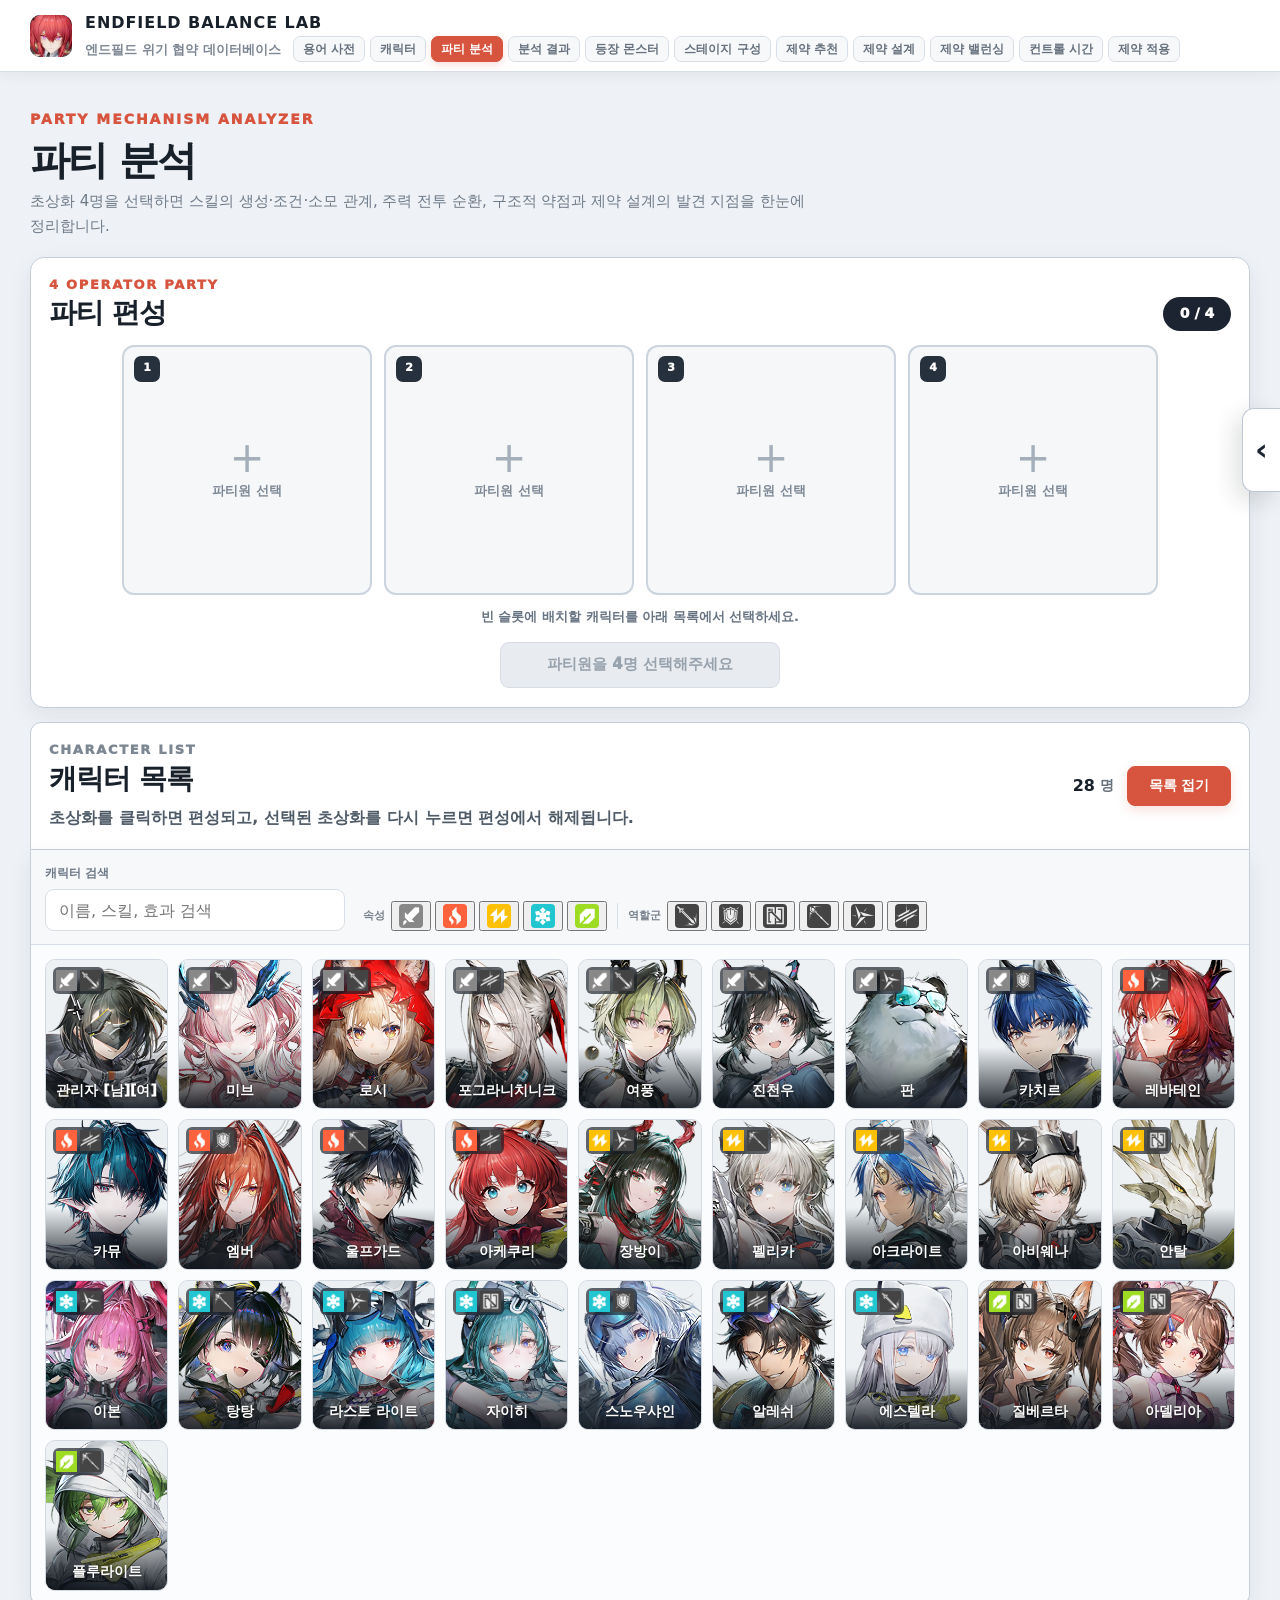
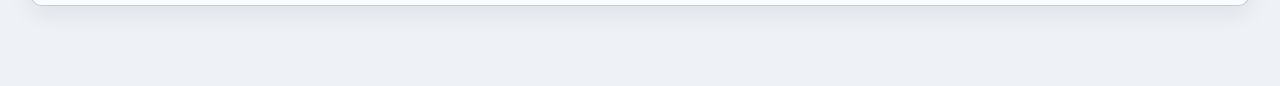
<file: index.html>
<!doctype html>
<html lang="ko">
<head>
  <meta charset="utf-8">
  <meta name="viewport" content="width=device-width, initial-scale=1">
  <meta name="description" content="캐릭터 4명을 선택해 스킬 연결, 전투 순환, 구조적 약점과 제약 설계 힌트를 확인하는 Endfield Balance Lab 파티 분석 페이지">
  <title>파티 분석 | Endfield Balance Lab</title>
  <link rel="stylesheet" href="styles.css?v=109">
</head>
<body>
  <script src="skport-assets.js?v=59"></script>
  <script src="terms.js?v=59"></script>
  <script src="data.js?v=59"></script>
  <script src="saved-analyses.js?v=64"></script>
  <script src="analysis-store.js?v=63"></script>
  <script src="party.js?v=114"></script>
</body>
</html>
</file>
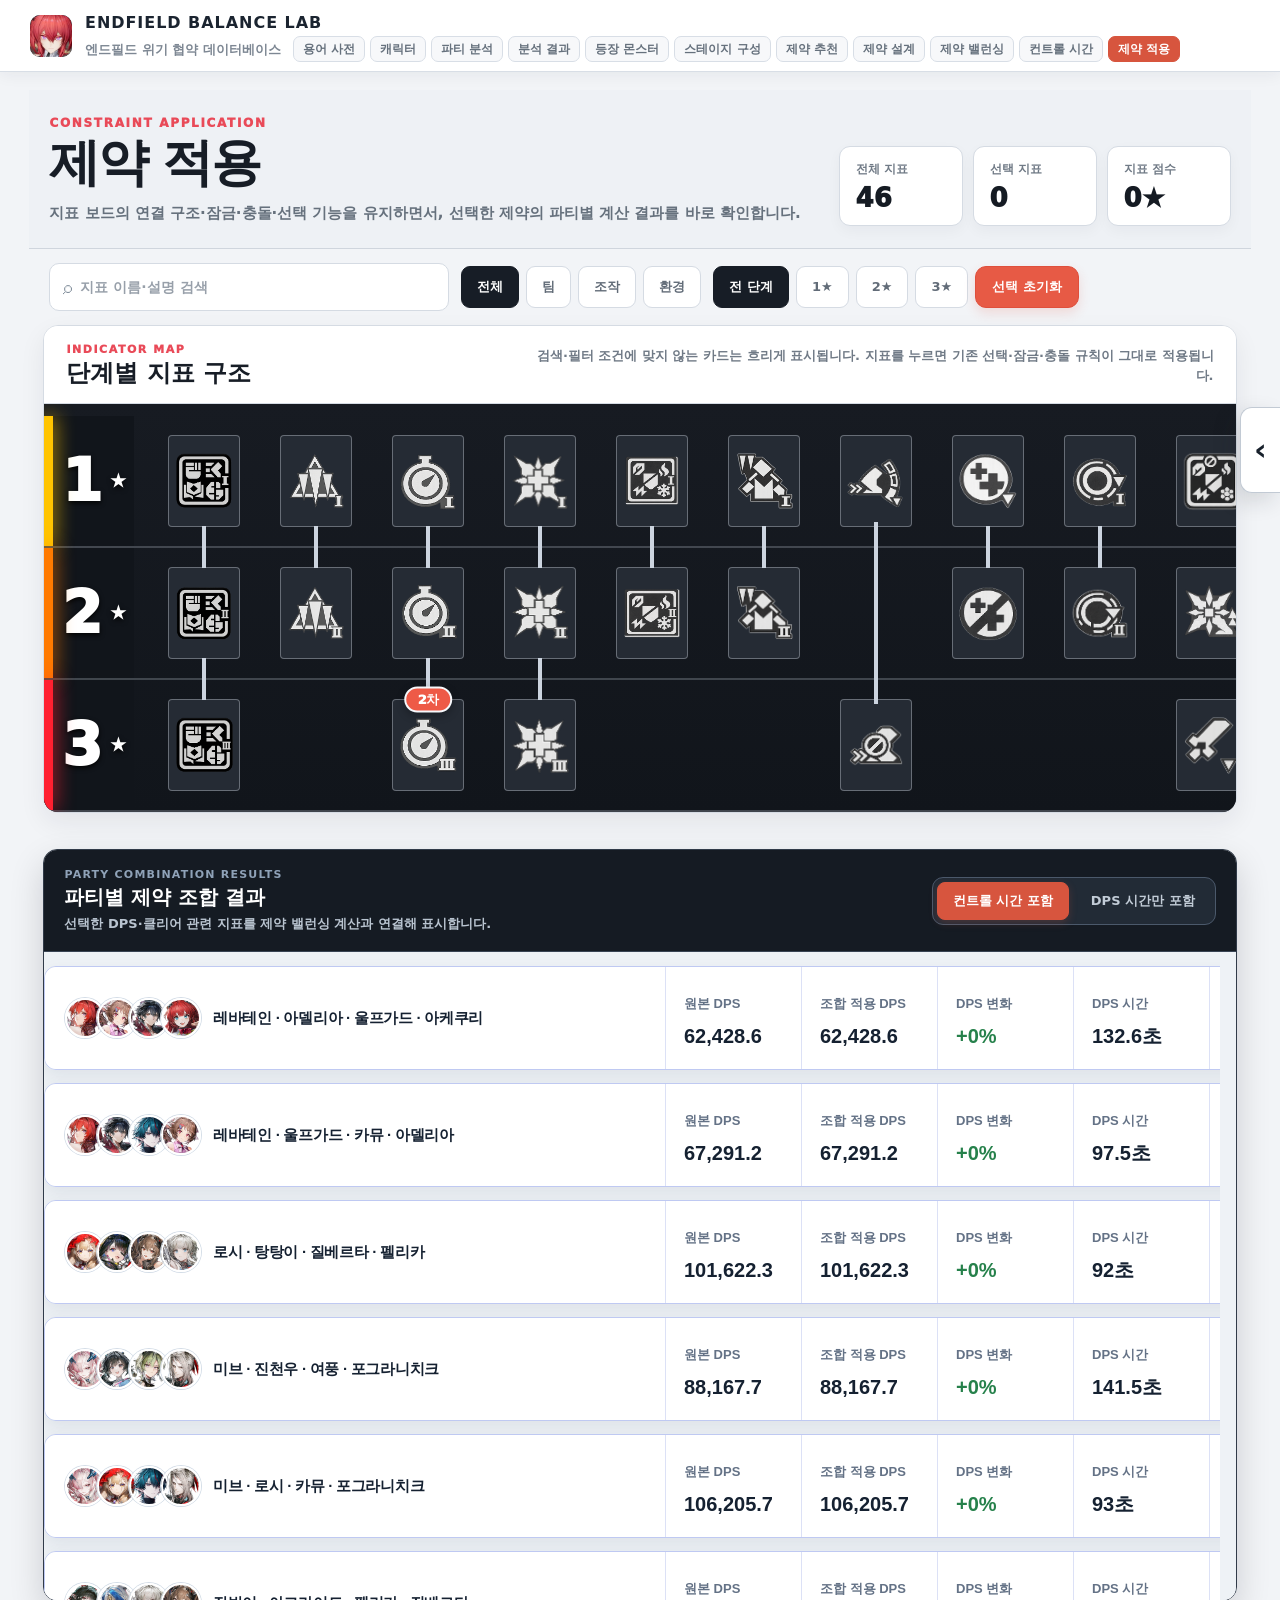
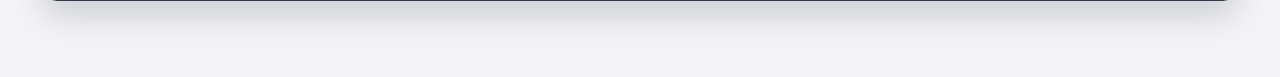
<file: constraint-application/index.html>
<!DOCTYPE html>
<html lang="ko">
<head>
  <meta charset="UTF-8" />
  <meta name="viewport" content="width=device-width, initial-scale=1.0"/>
  <title>제약 적용 | Endfield Balance Lab</title>
  <link rel="stylesheet" href="style.css"/>
  <link rel="stylesheet" href="dashboard.css"/>
  <link rel="stylesheet" href="redesign.css"/>
  <link rel="stylesheet" href="editor-v3.css"/>
  <link rel="stylesheet" href="editor-v4.css"/>
  <link rel="stylesheet" href="editor-v5.css"/>
  <link rel="stylesheet" href="editor-v6.css"/>
  <link rel="stylesheet" href="editor-v7.css"/>
  <link rel="stylesheet" href="editor-v8.css"/>
  <link rel="stylesheet" href="editor-v9.css"/>
  <link rel="stylesheet" href="editor-v10.css"/>
  <link rel="stylesheet" href="editor-v11.css"/>
  <link rel="stylesheet" href="editor-v12.css"/>
  <link rel="stylesheet" href="constraint-application.css?v=12"/>
  <link rel="stylesheet" href="integration-nav.css?v=10"/>
  <link rel="icon" type="image/png" href="favicon.png">
</head>
<body>
<header class="integrated-site-topbar">
  <div class="integrated-site-brand">
    <a class="integrated-brand-mark" href="../index.html" aria-label="Endfield Balance Lab 파티 분석 페이지"><img class="site-brand-character" src="../assets/lab-brand-character.jpg" alt=""></a>
    <div class="integrated-brand-copy">
      <a class="integrated-brand-title" href="../index.html"><strong>ENDFIELD BALANCE LAB</strong></a>
      <div class="integrated-brand-lower">
        <small>엔드필드 위기 협약 데이터베이스</small>
        <nav class="integrated-site-nav" aria-label="페이지 전환">
          <a href="../glossary.html">용어 사전</a>
          <a href="../characters.html">캐릭터</a>
          <a href="../index.html">파티 분석</a>
          <a href="../results.html">분석 결과</a>
          <a href="../monster-patterns/index.html">등장 몬스터</a>
          <a href="../dungeon-monsters.html">스테이지 구성</a>
          <a href="../constraints.html">제약 추천</a>
          <a href="../constraint-board.html">제약 설계</a>
          <a href="../constraint-balancing/index.html">제약 밸런싱</a>
          <a href="../control-time/index.html">컨트롤 시간</a>
          <a href="index.html" class="active" aria-current="page">제약 적용</a>
        </nav>
      </div>
    </div>
  </div>
</header>

<main id="constraint-page-stage" class="app-stage constraint-only-stage">
  <section id="simulator-view" class="app-view active">
    <div class="sim-wrapper">
      <header class="constraint-workspace-head">
        <div>
          <div class="constraint-workspace-kicker">CONSTRAINT APPLICATION</div>
          <h1>제약 적용</h1>
          <p>지표 보드의 연결 구조·잠금·충돌·선택 기능을 유지하면서, 선택한 제약의 파티별 계산 결과를 바로 확인합니다.</p>
        </div>
        <div class="constraint-workspace-metrics" aria-label="제약 적용 현황">
          <div><small>전체 지표</small><strong id="dashboard-total-count">46</strong></div>
          <div><small>선택 지표</small><strong id="dashboard-selected-count">0</strong></div>
          <div><small>지표 점수</small><strong><span id="dashboard-score">0</span>★</strong></div>
        </div>
      </header>

      <main class="sim-main sim-main-stacked">
        <div class="constraint-board-toolbar" aria-label="지표 검색 및 필터">
          <label class="constraint-search-box">
            <span aria-hidden="true">⌕</span>
            <input id="constraint-board-search" type="search" placeholder="지표 이름·설명 검색" autocomplete="off">
          </label>
          <div class="constraint-filter-group" id="constraint-type-filters" aria-label="지표 유형 필터">
            <button class="constraint-filter-chip active" type="button" data-filter="all">전체</button>
            <button class="constraint-filter-chip" type="button" data-filter="team">팀</button>
            <button class="constraint-filter-chip" type="button" data-filter="control">조작</button>
            <button class="constraint-filter-chip" type="button" data-filter="env">환경</button>
          </div>
          <div class="constraint-filter-group" id="constraint-tier-filters" aria-label="지표 단계 필터">
            <button class="constraint-filter-chip active" type="button" data-tier="all">전 단계</button>
            <button class="constraint-filter-chip" type="button" data-tier="1">1★</button>
            <button class="constraint-filter-chip" type="button" data-tier="2">2★</button>
            <button class="constraint-filter-chip" type="button" data-tier="3">3★</button>
            <button class="constraint-selection-reset" type="button" onclick="resetSelected()">선택 초기화</button>
          </div>
        </div>

        <section class="sim-board-shell constraint-dashboard-board">
          <div class="constraint-board-heading">
            <div>
              <span>INDICATOR MAP</span>
              <h2>단계별 지표 구조</h2>
            </div>
            <p>검색·필터 조건에 맞지 않는 카드는 흐리게 표시됩니다. 지표를 누르면 기존 선택·잠금·충돌 규칙이 그대로 적용됩니다.</p>
          </div>
          <div class="sim-body">
            <section class="board-wrap" aria-label="지표 선택 보드">
              <div id="grid-area" class="grid-area"></div>
            </section>
          </div>
        </section>

        <!-- V21 선택 상태 처리에 필요한 원본 영역입니다. 화면에는 표시하지 않습니다. -->
        <section class="side-panel selected-panel-wide" aria-label="선택된 지표 목록">
          <div class="panel-header">
            <div><span>선택된 지표</span><small>선택 순서대로 확인하고 개별 제거할 수 있습니다.</small></div>
            <div class="panel-header-actions">
              <div class="selected-score-box"><small>총합 점수</small><strong id="selected-score">0★</strong></div>
              <div class="selected-count-box"><small>선택 수</small><strong id="selected-count">0</strong></div>
              <button class="panel-reset-btn" onclick="resetSelected()">전체 초기화</button>
            </div>
          </div>
          <div id="panel-list" class="panel-list panel-list-wide"></div>
        </section>

        <section class="constraint-result-shell" aria-label="파티별 제약 조합 결과">
          <div class="constraint-result-heading">
            <div>
              <span>PARTY COMBINATION RESULTS</span>
              <h2>파티별 제약 조합 결과</h2>
              <p>선택한 DPS·클리어 관련 지표를 제약 밸런싱 계산과 연결해 표시합니다.</p>
            </div>
            <div class="constraint-time-mode-toggle" role="group" aria-label="남은 시간 계산 기준">
              <button type="button" class="constraint-time-mode-button active" data-time-mode="practical" aria-pressed="true">컨트롤 시간 포함</button>
              <button type="button" class="constraint-time-mode-button" data-time-mode="dps" aria-pressed="false">DPS 시간만 포함</button>
            </div>
          </div>
          <iframe
            id="constraint-result-frame"
            class="constraint-result-frame"
            src="constraint-balancing/index.html?embed=1"
            title="파티별 제약 조합 결과"
            scrolling="auto"
          ></iframe>
        </section>
      </main>
    </div>
  </section>
</main>


<button type="button" id="constraint-combo-drawer-toggle" class="constraint-combo-drawer-toggle" aria-expanded="false" aria-controls="constraint-combo-drawer" aria-label="제약 조합 저장 패널 열기">
  <span aria-hidden="true">‹</span>
</button>

<aside id="constraint-combo-drawer" class="constraint-combo-drawer" aria-hidden="true" aria-labelledby="constraint-combo-drawer-title" inert>
  <div class="constraint-combo-drawer-inner">
    <header class="constraint-combo-drawer-heading">
      <small>CONSTRAINT COMBINATION ARCHIVE</small>
      <div class="constraint-combo-heading-row">
        <h2 id="constraint-combo-drawer-title">제약 조합</h2>
        <label class="constraint-combo-search-field" aria-label="제약 조합 제목 검색">
          <input id="constraint-combo-search" type="search" autocomplete="off" placeholder="제약 조합 검색">
        </label>
      </div>
      <p>선택한 제약들을 조합으로 저장하거나, 저장된 조합을 다시 불러옵니다.</p>
    </header>

    <div class="constraint-combo-tabs" role="tablist" aria-label="제약 조합 메뉴">
      <button type="button" id="constraint-combo-save-tab" class="constraint-combo-tab active" role="tab" aria-selected="true" aria-controls="constraint-combo-save-panel">제약 조합 저장</button>
      <button type="button" id="constraint-combo-saved-tab" class="constraint-combo-tab" role="tab" aria-selected="false" aria-controls="constraint-combo-saved-panel">저장된 제약 조합 <span id="constraint-combo-saved-count">0</span></button>
    </div>

    <section id="constraint-combo-save-panel" class="constraint-combo-panel active" role="tabpanel" aria-labelledby="constraint-combo-save-tab">
      <div class="constraint-combo-current-summary">
        <div><small>현재 총점</small><strong><span id="constraint-combo-current-score">0</span>★</strong></div>
        <div><small>선택 제약</small><strong><span id="constraint-combo-current-count">0</span>개</strong></div>
      </div>
      <label class="constraint-combo-name-field">
        <span>제약 조합 이름</span>
        <input id="constraint-combo-name" type="text" maxlength="48" autocomplete="off" placeholder="예: 13점 보스전 조합">
      </label>
      <div class="constraint-combo-section-title"><strong>현재 선택된 제약</strong><span id="constraint-combo-current-caption">선택 없음</span></div>
      <div id="constraint-combo-current-list" class="constraint-combo-constraint-list"></div>
      <div class="constraint-combo-save-actions">
        <button type="button" id="constraint-combo-save-button" class="constraint-combo-primary-button">현재 조합 저장 + JSON 추출</button>
        <p id="constraint-combo-save-note">저장하면 이 브라우저에 기록되고, 저장된 조합 전체가 JSON 파일로 함께 추출됩니다.</p>
      </div>
    </section>

    <section id="constraint-combo-saved-panel" class="constraint-combo-panel" role="tabpanel" aria-labelledby="constraint-combo-saved-tab" hidden>
      <div class="constraint-combo-section-title"><strong>저장된 제약 조합</strong><span id="constraint-combo-saved-caption">0개</span></div>
      <div id="constraint-combo-saved-list" class="constraint-combo-saved-list"></div>
    </section>
  </div>
</aside>

<div id="constraint-combo-toast" class="constraint-combo-toast" role="status" aria-live="polite"></div>

<script src="data.js"></script>
<script src="script.js"></script>
<script src="saved-constraint-combinations.js"></script>
<script src="constraint-application.js?v=12"></script>
</body>
</html>
</file>
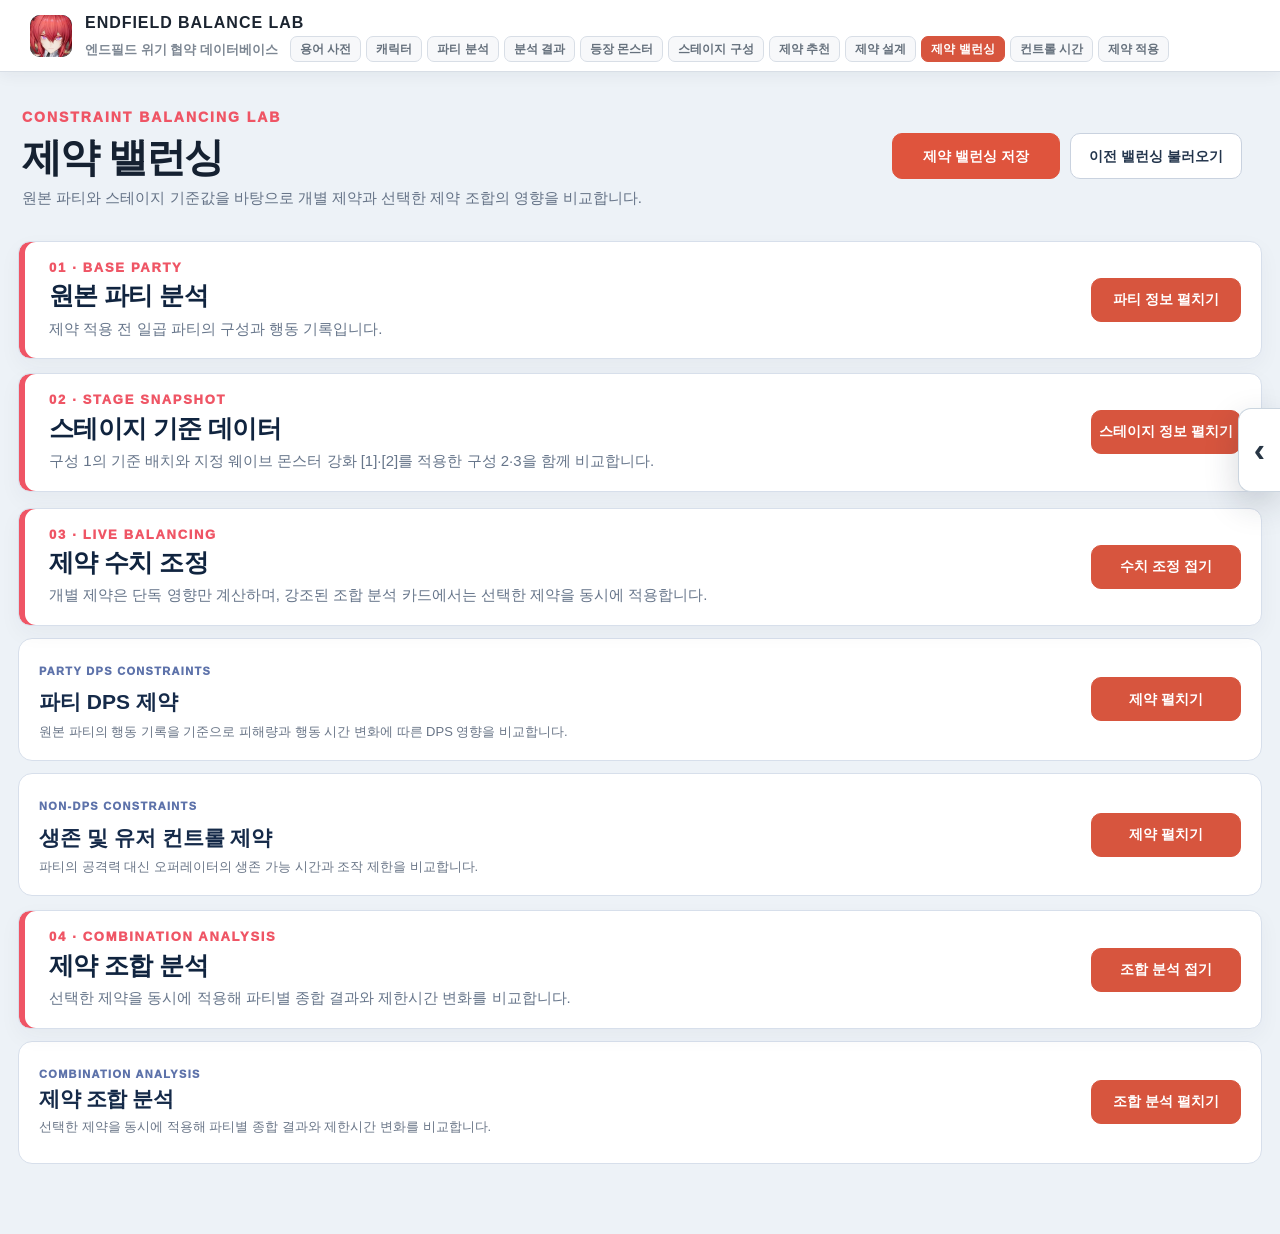
<file: constraint-balancing/index.html>
<!DOCTYPE html>

<html lang="ko">
<head>
<meta charset="utf-8"/>
<meta content="width=device-width, initial-scale=1" name="viewport"/>
<title>엔드필드 제약 밸런싱</title>
<meta content="원본 파티와 스테이지 기준 데이터에 개별 제약 또는 선택한 제약 조합을 적용해 종합 영향을 비교하는 독립형 제약 밸런싱 사이트" name="description"/>
<link href="styles.css?v=156" rel="stylesheet"/>
<link href="integration-nav.css?v=10" rel="stylesheet"/>
</head>
<body>
<header class="app-topbar integrated-site-topbar">
  <div class="integrated-site-brand">
    <a class="integrated-brand-mark" href="../index.html" aria-label="Endfield Balance Lab 파티 분석 페이지"><img class="site-brand-character" src="../assets/lab-brand-character.jpg" alt=""></a>
    <div class="integrated-brand-copy">
      <a class="integrated-brand-title" href="../index.html"><strong>ENDFIELD BALANCE LAB</strong></a>
      <div class="integrated-brand-lower">
        <small>엔드필드 위기 협약 데이터베이스</small>
        <nav class="integrated-site-nav" aria-label="페이지 전환">
          <a href="../glossary.html">용어 사전</a>
          <a href="../characters.html">캐릭터</a>
          <a href="../index.html">파티 분석</a>
          <a href="../results.html">분석 결과</a>
          <a href="../monster-patterns/index.html">등장 몬스터</a>
          <a href="../dungeon-monsters.html">스테이지 구성</a>
          <a href="../constraints.html">제약 추천</a>
          <a href="../constraint-board.html">제약 설계</a>
          <a href="index.html" class="active" aria-current="page">제약 밸런싱</a>
          <a href="../control-time/index.html">컨트롤 시간</a>
          <a href="../constraint-application/index.html">제약 적용</a>
        </nav>
      </div>
    </div>
  </div>
</header>
<main class="page-shell" id="top">
<section class="page-heading hero-heading archive-style-heading">
<div>
<span>CONSTRAINT BALANCING LAB</span>
<h1>제약 밸런싱</h1>
<p>원본 파티와 스테이지 기준값을 바탕으로 개별 제약과 선택한 제약 조합의 영향을 비교합니다.</p>
</div>
<div class="balance-storage-actions" aria-label="제약 밸런싱 저장 관리">
<button class="balance-save-button" id="balanceSaveButton" type="button">제약 밸런싱 저장</button>
<button class="balance-history-button" id="balanceHistoryButton" type="button" aria-controls="balanceHistoryModal" aria-expanded="false">이전 밸런싱 불러오기</button>
</div>
</section>
<div class="balance-history-modal" id="balanceHistoryModal" hidden>
<div class="balance-history-dialog" role="dialog" aria-modal="true" aria-labelledby="balanceHistoryTitle">
<header><div><span>SAVED BALANCING</span><h2 id="balanceHistoryTitle">이전 밸런싱 불러오기</h2><p>저장된 버전을 선택하면 모든 제약 설정값을 해당 상태로 복원합니다.</p></div><button type="button" class="balance-history-close" id="balanceHistoryClose" aria-label="닫기">×</button></header>
<div class="balance-history-list" id="balanceHistoryList"></div>
</div>
</div>
<div class="balance-save-toast" id="balanceSaveToast" role="status" aria-live="polite" hidden></div>
<section class="section-block" id="party">
<details class="section-group-details" id="partyGroupDetails">
<summary class="section-heading section-group-summary">
<div class="section-title-copy"><span>01 · BASE PARTY</span><h2>원본 파티 분석</h2><p>제약 적용 전 일곱 파티의 구성과 행동 기록입니다.</p></div>
<span class="fold-action section-group-action"><b class="closed-label">파티 정보 펼치기</b><b class="open-label">파티 정보 접기</b></span>
</summary>
<div class="multi-party-list section-group-body" id="partyList"></div>
</details>
</section>
<section class="section-block" id="stage"><details class="section-group-details stage-group-details" id="stageGroupDetails"><summary class="section-heading section-group-summary stage-group-summary">
<div class="section-title-copy"><span>02 · STAGE SNAPSHOT</span><h2>스테이지 기준 데이터</h2><p>구성 1의 기준 배치와 지정 웨이브 몬스터 강화 [1]·[2]를 적용한 구성 2·3을 함께 비교합니다.</p></div>
<span class="fold-action section-group-action"><b class="closed-label">스테이지 정보 펼치기</b><b class="open-label">스테이지 정보 접기</b></span></summary><div class="section-group-body stage-group-body"><details class="fold-card card" id="stageDetails">
<summary class="stage-fold-summary">
<div><span>현재 분석 스테이지</span><b id="stageTitle">구성 1 · 기준 구성</b></div>
<div class="summary-metrics stage-summary-compact" id="stageSummary"></div>
<span class="fold-action"><b class="closed-label">스테이지 기준 펼치기</b><b class="open-label">스테이지 기준 접기</b></span>
</summary>
<div class="fold-body">
<div class="wave-grid" id="waveGrid"></div>
<details class="inner-card stage-details">
<summary><span><b>배치 몬스터 원본 스펙</b><small>HP · ATK · DEF · 강인도 · 등장 차수</small></span><strong>펼치기</strong></summary>
<div class="monster-spec-grid" id="monsterSpecGrid"></div>
</details>
</div>
</details><details class="fold-card card stage-composition-card" id="stageDetailsEnhance1">
<summary class="stage-fold-summary">
<div><span>강화 [1] 적용 스테이지</span><b>구성 2 · 강화 [1]</b></div>
<div class="summary-metrics stage-summary-compact" id="stageSummaryEnhance1"></div>
<span class="fold-action"><b class="closed-label">스테이지 기준 펼치기</b><b class="open-label">스테이지 기준 접기</b></span>
</summary>
<div class="fold-body">
<div class="wave-grid" id="waveGridEnhance1"></div>
<details class="inner-card stage-details">
<summary><span><b>강화 [1] 적용 몬스터 스펙</b><small>지정 개체 HP 50% 증가 · 알파 개체 표시</small></span><strong>펼치기</strong></summary>
<div class="monster-spec-grid" id="monsterSpecGridEnhance1"></div>
</details>
</div>
</details><details class="fold-card card stage-composition-card" id="stageDetailsEnhance2">
<summary class="stage-fold-summary">
<div><span>강화 [2] 적용 스테이지</span><b>구성 3 · 강화 [2]</b></div>
<div class="summary-metrics stage-summary-compact" id="stageSummaryEnhance2"></div>
<span class="fold-action"><b class="closed-label">스테이지 기준 펼치기</b><b class="open-label">스테이지 기준 접기</b></span>
</summary>
<div class="fold-body">
<div class="wave-grid" id="waveGridEnhance2"></div>
<details class="inner-card stage-details">
<summary><span><b>강화 [2] 적용 몬스터 스펙</b><small>강화 [1] 대상 + 웨이브 3 쌍뿔 아겔로스</small></span><strong>펼치기</strong></summary>
<div class="monster-spec-grid" id="monsterSpecGridEnhance2"></div>
</details>
</div>
</details></div></details></section>
<section class="section-block constraint-zone" id="constraints"><details class="section-group-details tuning-group-details" id="constraintTuningDetails" open><summary class="section-heading section-group-summary tuning-group-summary">
<div class="section-title-copy"><span>03 · LIVE BALANCING</span><h2>제약 수치 조정</h2><p>개별 제약은 단독 영향만 계산하며, 강조된 조합 분석 카드에서는 선택한 제약을 동시에 적용합니다.</p></div>
<span class="fold-action section-group-action"><b class="closed-label">수치 조정 펼치기</b><b class="open-label">수치 조정 접기</b></span></summary><div class="section-group-body tuning-group-body"><div class="constraint-stack">
<details class="constraint-group-details" id="dpsConstraintGroup">
<summary class="constraint-category-heading dps-category-heading constraint-group-summary">
<div class="constraint-category-copy">
<span>PARTY DPS CONSTRAINTS</span>
<h2>파티 DPS 제약</h2>
<p>원본 파티의 행동 기록을 기준으로 피해량과 행동 시간 변화에 따른 DPS 영향을 비교합니다.</p>
</div>
<span class="fold-action constraint-group-action"><b class="closed-label">제약 펼치기</b><b class="open-label">제약 접기</b></span>
</summary>
<div class="constraint-group-body">
<details class="constraint-details card" id="statConstraint">
<summary class="constraint-summary">
<span class="constraint-index"><span>01</span></span>
<div><span>오퍼레이터 능력치</span><h3>주요 능력치 감소</h3></div>
<div class="summary-value current-setting"><span>현재 설정</span><b id="statSummaryValue">20%</b></div>
<div class="summary-value"><span>관련 파티</span><b>7개</b></div>
<span class="fold-action"><b class="closed-label">분석 펼치기</b><b class="open-label">분석 접기</b></span>
</summary>
<div class="constraint-body">
<div class="constraint-control-grid">
<div class="control-panel">
<label for="statReduction"><span>주요 능력치 감소율</span><output id="statReductionValue">20%</output></label>
<input id="statReduction" max="50" min="0" step="1" type="range" value="20"/>
<div class="preset-row"><button data-stat="10">10%</button><button class="active" data-stat="20">20%</button><button data-stat="40">40%</button></div>
</div>
<div class="formula-panel"><b>계산식</b><code>1 + 0.005 × 주요 능력치 × (1-r) + 0.002 × 보조 능력치</code></div>
</div>
<div class="constraint-party-stack" id="statPartyResults"></div>
</div>
</details>
<details class="constraint-details card" id="normalConstraint">
<summary class="constraint-summary">
<span class="constraint-index"><span>02</span></span>
<div><span>행동 유형</span><h3>메인 오퍼레이터 일반 공격 피해 감소</h3></div>
<div class="summary-value current-setting"><span>현재 설정</span><b id="normalSummaryValue">70%</b></div>
<div class="summary-value"><span>관련 파티</span><b>7개</b></div>
<span class="fold-action"><b class="closed-label">분석 펼치기</b><b class="open-label">분석 접기</b></span>
</summary>
<div class="constraint-body">
<div class="constraint-control-grid">
<div class="control-panel">
<label for="normalReduction"><span>일반 공격 피해 감소율</span><output id="normalReductionValue">70%</output></label>
<input id="normalReduction" max="100" min="0" step="1" type="range" value="70"/>
<div class="preset-row"><button data-normal="30">30%</button><button data-normal="50">50%</button><button class="active" data-normal="70">70%</button><button data-normal="100">100%</button></div>
</div>
<div class="formula-panel"><b>적용 대상</b><span>일반 공격 · 일반 공격 마지막 타격 · 처형 공격 · 궁극기 강화 일반 공격</span></div>
</div>
<div class="constraint-party-stack" id="normalPartyResults"></div>
</div>
</details>
<details class="constraint-details card" id="hpConstraint">
<summary class="constraint-summary">
<span class="constraint-index"><span>03</span></span>
<div><span>스테이지 몬스터</span><h3>몬스터 최대 체력 증가</h3></div>
<div class="summary-value current-setting"><span>현재 설정</span><b id="hpSummaryValue">30%</b></div>
<div class="summary-value"><span>관련 파티</span><b>7개</b></div>
<span class="fold-action"><b class="closed-label">분석 펼치기</b><b class="open-label">분석 접기</b></span>
</summary>
<div class="constraint-body">
<div class="constraint-control-grid">
<div class="control-panel">
<label for="hpIncrease"><span>몬스터 최대 체력 증가율</span><output id="hpIncreaseValue">30%</output></label>
<input id="hpIncrease" max="200" min="0" step="1" type="range" value="30"/>
<div class="preset-row"><button class="active" data-hp="30">30%</button><button data-hp="50">50%</button><button data-hp="100">100%</button><button data-hp="200">200%</button></div>
</div>
<div class="formula-panel"><b>계산식</b><code>변경 HP = 기본 HP × (1 + 증가율)</code><span>격자 현황판에 배치된 모든 개체에 동일하게 적용합니다.</span></div>
</div>
<div class="constraint-party-stack" id="hpPartyResults"></div>
</div>
</details>
<details class="constraint-details card" id="timeConstraint">
<summary class="constraint-summary">
<span class="constraint-index"><span>04</span></span>
<div><span>스테이지 제한시간</span><h3>클리어 제한시간 감소</h3></div>
<div class="summary-value current-setting"><span>현재 설정</span><b id="timeSummaryValue">100초 감소</b></div>
<div class="summary-value"><span>관련 파티</span><b>7개</b></div>
<span class="fold-action"><b class="closed-label">분석 펼치기</b><b class="open-label">분석 접기</b></span>
</summary>
<div class="constraint-body">
<div class="constraint-control-grid">
<div class="control-panel">
<label for="timeReduction"><span>클리어 제한시간 감소량</span><output id="timeReductionValue">100초 감소</output></label>
<input id="timeReduction" max="300" min="0" step="10" type="range" value="100"/>
<div class="preset-row"><button data-time="0">감소 없음</button><button class="active" data-time="100">100초 감소</button><button data-time="200">200초 감소</button><button data-time="300">300초 감소</button></div>
<div class="derived-limit"><span>적용 제한시간</span><b id="appliedTimeLimitValue">500초</b></div>
</div>
<div class="formula-panel"><b>비교 기준</b><code>적용 제한시간 = 기본 600초 − 감소량</code><code>실질 전투 가능 시간 = 적용 제한시간 − 웨이브 전환 15초</code><span>감소량을 기준으로 제약 강도를 조정합니다.</span></div>
</div>
<div class="constraint-party-stack" id="timePartyResults"></div>
</div>
</details>
<details class="constraint-details card" id="skillOtherConstraint">
<summary class="constraint-summary">
<span class="constraint-index"><span>05</span></span>
<div><span>피해 유형 교환</span><h3>배틀 스킬 피해 감소 · 기타 피해 증가</h3></div>
<div class="summary-value current-setting"><span>현재 설정</span><b class="dual-summary-setting" id="skillOtherSummaryValue"><span>배틀 스킬 피해 -60%</span><span>· 기타 피해 +100%</span></b></div>
<div class="summary-value"><span>관련 파티</span><b>7개</b></div>
<span class="fold-action"><b class="closed-label">분석 펼치기</b><b class="open-label">분석 접기</b></span>
</summary>
<div class="constraint-body">
<div class="constraint-control-grid">
<div class="control-panel dual-control-panel">
<div class="dual-control-block">
<label for="battleReduction"><span>배틀 스킬 피해 감소율</span><output id="battleReductionValue">60%</output></label>
<input id="battleReduction" max="100" min="0" step="1" type="range" value="60"/>
<div class="preset-row"><button data-battle="30">30%</button><button class="active" data-battle="60">60%</button><button data-battle="100">100%</button></div>
</div>
<div class="dual-control-block">
<label for="otherIncrease"><span>기타 피해 증가율</span><output id="otherIncreaseValue">100%</output></label>
<input id="otherIncrease" max="200" min="0" step="1" type="range" value="100"/>
<div class="preset-row"><button data-other="50">50%</button><button class="active" data-other="100">100%</button><button data-other="150">150%</button><button data-other="200">200%</button></div>
</div>
</div>
<div class="formula-panel"><b>적용 기준</b><code>배틀 스킬 피해 × (1 − 감소율)</code><code>기타 피해 × (1 + 증가율)</code><span>기타 피해의 실제 구성은 각 파티 결과에서 우측에 구체적으로 표시합니다.</span></div>
</div>
<div class="constraint-party-stack" id="skillOtherPartyResults"></div>
</div>
</details>
<details class="constraint-details card" id="ultRepeatConstraint">
<summary class="constraint-summary">
<span class="constraint-index"><span>06</span></span>
<div><span>궁극기 사용 반복</span><h3>궁극기 반복 피해 감소</h3></div>
<div class="summary-value current-setting"><span>현재 설정</span><b id="ultRepeatSummaryValue">50%</b></div>
<div class="summary-value"><span>관련 파티</span><b>7개</b></div>
<span class="fold-action"><b class="closed-label">분석 펼치기</b><b class="open-label">분석 접기</b></span>
</summary>
<div class="constraint-body">
<div class="constraint-control-grid">
<div class="control-panel">
<label for="ultRepeatReduction"><span>반복 궁극기 피해 감소율</span><output id="ultRepeatReductionValue">50%</output></label>
<input id="ultRepeatReduction" max="100" min="0" step="1" type="range" value="50"/>
<div class="preset-row"><button data-ult-repeat="0">0%</button><button class="active" data-ult-repeat="50">50%</button><button data-ult-repeat="100">100%</button></div>
</div>
<div class="formula-panel"><b>적용 기준</b><code>첫 사이클은 원본 피해 유지</code><code>반복 사이클의 실제 궁극기 판정 피해 × (1 − 감소율)</code><span>레바테인과 장방이처럼 궁극기로 강화 상태에 진입하더라도 일반 공격·배틀 스킬·연계 스킬 판정인 공격은 감소 대상에서 제외합니다.</span></div>
</div>
<div class="constraint-party-stack" id="ultRepeatPartyResults"></div>
</div>
</details>
<details class="constraint-details card" id="comboSpeedConstraint">
<summary class="constraint-summary">
<span class="constraint-index"><span>07</span></span>
<div><span>행동 주기 교환</span><h3>연계 스킬 재사용시간 감소 · 배틀 스킬 피해 감소</h3></div>
<div class="summary-value current-setting"><span>현재 설정</span><b class="dual-summary-setting" id="comboSpeedSummaryValue"><span>연계 스킬 쿨타임 -60%</span><span>· 배틀 스킬 피해 -60%</span></b></div>
<div class="summary-value"><span>관련 파티</span><b>7개</b></div>
<span class="fold-action"><b class="closed-label">분석 펼치기</b><b class="open-label">분석 접기</b></span>
</summary>
<div class="constraint-body">
<div class="constraint-control-grid">
<div class="control-panel dual-control-panel">
<div class="dual-control-block">
<label for="comboCooldownReduction"><span>연계 스킬 재사용시간 감소율</span><output id="comboCooldownReductionValue">60%</output></label>
<input id="comboCooldownReduction" max="80" min="0" step="1" type="range" value="60"/>
<div class="preset-row"><button data-speed-cooldown="30">30%</button><button class="active" data-speed-cooldown="60">60%</button><button data-speed-cooldown="80">80%</button></div>
</div>
<div class="dual-control-block">
<label for="speedBattleReduction"><span>배틀 스킬 피해 감소율</span><output id="speedBattleReductionValue">60%</output></label>
<input id="speedBattleReduction" max="100" min="0" step="1" type="range" value="60"/>
<div class="preset-row"><button data-speed-battle="30">30%</button><button class="active" data-speed-battle="60">60%</button><button data-speed-battle="100">100%</button></div>
</div>
</div>
<div class="formula-panel"><b>행동 기록 기반 계산</b><code>변경 재사용시간 = 기록에서 관측한 사용 간격 × (1 − 감소율)</code><code>배틀 스킬 피해 × (1 − 감소율)</code><span>파티 전체의 실제 연계 스킬 발생 시각을 발동 기회로 사용하고, 오퍼레이터별 기록상 사용 간격이 회복된 경우에만 추가 사용을 계산합니다.</span></div>
</div>
<div class="constraint-party-stack" id="comboSpeedPartyResults"></div>
</div>
</details>
<details class="constraint-details card" id="statusWindowConstraint">
<summary class="constraint-summary">
<span class="constraint-index"><span>08</span></span>
<div><span>상태 시간창</span><h3>상태 부여 후 속성 피해 감소</h3></div>
<div class="summary-value current-setting"><span>현재 설정</span><b class="dual-summary-setting" id="statusWindowSummaryValue"><span>감소 지속 10초</span><span>· 속성 피해 -50%</span></b></div>
<div class="summary-value"><span>관련 파티</span><b>5개</b></div>
<span class="fold-action"><b class="closed-label">분석 펼치기</b><b class="open-label">분석 접기</b></span>
</summary>
<div class="constraint-body">
<div class="constraint-control-grid">
<div class="control-panel dual-control-panel">
<div class="dual-control-block">
<label for="statusWindowDuration"><span>피해 감소 지속시간</span><output id="statusWindowDurationValue">10초</output></label>
<input id="statusWindowDuration" max="20" min="0" step="1" type="range" value="10"/>
<div class="preset-row"><button data-status-duration="5">5초</button><button class="active" data-status-duration="10">10초</button><button data-status-duration="15">15초</button></div>
</div>
<div class="dual-control-block">
<label for="statusWindowReduction"><span>해당 속성 피해 감소율</span><output id="statusWindowReductionValue">50%</output></label>
<input id="statusWindowReduction" max="100" min="0" step="1" type="range" value="50"/>
<div class="preset-row"><button data-status-reduction="30">30%</button><button class="active" data-status-reduction="50">50%</button><button data-status-reduction="70">70%</button></div>
</div>
</div>
<div class="formula-panel"><b>행동 기록 기반 계산</b><code>실제 상태 이상 발동 뒤 지속시간 동안 대응 속성 피해 × (1 − 감소율)</code><span>DATAFIELD의 원본 행동 순서와 피해량은 변경하지 않습니다. 물리 이상 또는 아츠 이상이 발동한 뒤의 행동부터 적용하며, 같은 시각이라도 원본 기록에서 뒤에 있는 행동은 감소 대상이 될 수 있습니다.</span></div>
</div>
<div class="constraint-party-stack" id="statusWindowPartyResults"></div>
</div>
</details>
<details class="constraint-details card" id="statusStageConstraint">
<summary class="constraint-summary">
<span class="constraint-index"><span>09</span></span>
<div><span>상태 단계 압박</span><h3>상태 단계당 대응 피해 감소</h3></div>
<div class="summary-value current-setting"><span>현재 설정</span><b class="dual-summary-setting" id="statusStageSummaryValue"><span>부착 지속 10초</span><span>· 단계당 피해 -10%</span></b></div>
<div class="summary-value"><span>관련 파티</span><b>5개</b></div>
<span class="fold-action"><b class="closed-label">분석 펼치기</b><b class="open-label">분석 접기</b></span>
</summary>
<div class="constraint-body">
<div class="constraint-control-grid">
<div class="control-panel dual-control-panel">
<div class="dual-control-block">
<label for="statusStageDuration"><span>부착 지속시간</span><output id="statusStageDurationValue">10초</output></label>
<input id="statusStageDuration" max="20" min="1" step="1" type="range" value="10"/>
<div class="preset-row"><button data-status-stage-duration="5">5초</button><button class="active" data-status-stage-duration="10">10초</button><button data-status-stage-duration="15">15초</button></div>
</div>
<div class="dual-control-block">
<label for="statusStageReduction"><span>단계당 대응 피해 감소율</span><output id="statusStageReductionValue">10%</output></label>
<input id="statusStageReduction" max="25" min="0" step="1" type="range" value="10"/>
<div class="preset-row"><button data-status-stage-reduction="5">5%</button><button class="active" data-status-stage-reduction="10">10%</button><button data-status-stage-reduction="15">15%</button></div>
</div>
</div>
<div class="formula-panel"><b>행동 기록 기반 계산</b><code>현재 상태 단계 × 단계당 피해 감소율</code><code>자연 만료: 부착 종료 0.1초 후 0단계</code><code>스택 소비: 소비 시점부터 0.1초간 소비 직전 단계 유지</code><span>띄우기·넘어뜨리기는 각각 방어 불능 1스택을 쌓고, 강타·갑옷 파괴는 모든 방어 불능 스택을 소모합니다. 같은 아츠 부착은 누적되며 아츠 폭발은 스택을 유지하고, 서로 다른 아츠 부착으로 발생한 아츠 이상은 모든 아츠 부착을 소모합니다.</span></div>
</div>
<div class="constraint-party-stack" id="statusStagePartyResults"></div>
</div>
</details>
<details class="constraint-details card" id="statusReapplyConstraint">
<summary class="constraint-summary">
<span class="constraint-index"><span>10</span></span>
<div><span>상태 재적용 제한</span><h3>방어불능, 동일 아츠부착 재적용 간격 제한</h3></div>
<div class="summary-value current-setting"><span>현재 설정</span><b id="statusReapplySummaryValue">재적용 제한 10초</b></div>
<div class="summary-value"><span>관련 파티</span><b>7개</b></div>
<span class="fold-action"><b class="closed-label">분석 펼치기</b><b class="open-label">분석 접기</b></span>
</summary>
<div class="constraint-body">
<div class="constraint-control-grid">
<div class="control-panel">
<label for="statusReapplyInterval"><span>재적용 제한시간</span><output id="statusReapplyIntervalValue">10초</output></label>
<input id="statusReapplyInterval" max="20" min="0" step="1" type="range" value="10"/>
<div class="preset-row"><button data-status-reapply="5">5초</button><button class="active" data-status-reapply="10">10초</button><button data-status-reapply="15">15초</button></div>
</div>
<div class="formula-panel"><b>행동 기록 기반 대기 계산</b><code>스킬 사용 시각 = max(원본 예정 시각, 마지막 동일 상태 적용 시각 + 제한시간)</code><span>방어불능과 열기·전기·냉기·자연 아츠부착은 종류별로 따로 추적합니다. 제한시간 안에 예정된 동일 상태 부여 스킬은 삭제하지 않고 재적용 가능한 시각까지 기다린 뒤 사용하며, 해당 오퍼레이터의 이후 행동도 누적 대기시간만큼 함께 이동합니다. 원본 피해량은 유지하고 늘어난 계산용 전투시간으로 DPS를 다시 계산합니다.</span></div>
</div>
<div class="constraint-party-stack" id="statusReapplyPartyResults"></div>
</div>
</details>
<details class="constraint-details card" id="stageEnhanceConstraint">
<summary class="constraint-summary">
<span class="constraint-index"><span>11</span></span>
<div><span>지정 개체 강화</span><h3>지정 웨이브 몬스터 체력 강화</h3></div>
<div class="summary-value current-setting"><span>현재 설정</span><b id="stageEnhanceSummaryValue">강화 [1]</b></div>
<div class="summary-value"><span>관련 파티</span><b>7개</b></div>
<span class="fold-action"><b class="closed-label">분석 펼치기</b><b class="open-label">분석 접기</b></span>
</summary>
<div class="constraint-body">
<div class="constraint-control-grid">
<div class="control-panel stage-enhance-control">
<label><span>강화 단계</span><output id="stageEnhanceLevelValue">강화 [1]</output></label>
<input id="stageEnhanceLevel" type="hidden" value="1"/>
<div class="preset-row stage-enhance-presets"><button class="active" data-stage-enhance="1">강화 [1]</button><button data-stage-enhance="2">강화 [2]</button></div>
</div>
<div class="formula-panel"><b>적용 대상</b><code>강화 [1] = 웨이브 4 삼미·쌍뿔 아겔로스를 α 개체 HP로 교체</code><code>강화 [2] = 강화 [1] + 웨이브 3 쌍뿔 아겔로스를 α 개체 HP로 교체</code><span>구성 1 · 기준 구성에서 지정된 모든 일치 개체를 스테이지 구성 페이지와 동일한 알파 개체 HP로 교체합니다. 파티 원본 피해량과 DPS는 변경하지 않습니다.</span></div>
</div>
<div class="constraint-party-stack" id="stageEnhancePartyResults"></div>
</div>
</details>
<details class="constraint-details card" id="highHpCapConstraint">
<summary class="constraint-summary">
<span class="constraint-index"><span>12</span></span>
<div><span>순간 피해 제한</span><h3>고체력 적 0.1초 피해 상한</h3></div>
<div class="summary-value current-setting"><span>현재 설정</span><b class="dual-summary-setting" id="highHpCapSummaryValue"><span>적용 HP 100,000 이상</span><span>· 0.1초 상한 25%</span></b></div>
<div class="summary-value"><span>관련 파티</span><b>7개</b></div>
<span class="fold-action"><b class="closed-label">분석 펼치기</b><b class="open-label">분석 접기</b></span>
</summary>
<div class="constraint-body">
<div class="constraint-control-grid">
<div class="control-panel dual-control-panel">
<div class="dual-control-block">
<label for="highHpThreshold"><span>적용 최소 체력</span><output id="highHpThresholdValue">100,000</output></label>
<input id="highHpThreshold" max="200000" min="50000" step="10000" type="range" value="100000"/>
<div class="preset-row"><button data-high-hp-threshold="50000">50,000</button><button class="active" data-high-hp-threshold="100000">100,000</button><button data-high-hp-threshold="150000">150,000</button><button data-high-hp-threshold="200000">200,000</button></div>
</div>
<div class="dual-control-block">
<label for="highHpCapRate"><span>0.1초 피해 상한</span><output id="highHpCapRateValue">최대 HP의 25%</output></label>
<input id="highHpCapRate" max="50" min="5" step="1" type="range" value="25"/>
<div class="preset-row"><button data-high-hp-cap="15">15%</button><button class="active" data-high-hp-cap="25">25%</button><button data-high-hp-cap="35">35%</button></div>
</div>
</div>
<div class="formula-panel"><b>DPS 환산 기준</b><code>0.1초 적용 피해 = min(해당 구간 피해, 대상 최대 HP × 상한율)</code><span>기준 체력이 설정값 이상인 몬스터에게만 적용합니다. 대상 정보가 없는 DATAFIELD 기록은 고체력 몬스터별 상한 결과를 체력 비중으로 합산하여 파티 DPS에 반영합니다. 원본 행동 시각과 피해량은 변경하지 않습니다.</span></div>
</div>
<div class="constraint-party-stack" id="highHpCapPartyResults"></div>
</div>
</details>
<details class="constraint-details card" id="controlRecoveryConstraint">
<summary class="constraint-summary">
<span class="constraint-index"><span>13</span></span>
<div><span>제어 사용 압박</span><h3>제어 상태 중 몬스터 체력 회복</h3></div>
<div class="summary-value current-setting"><span>현재 설정</span><b id="controlRecoverySummaryValue">초당 최대 HP 5%</b></div>
<div class="summary-value"><span>관련 파티</span><b>3개</b></div>
<span class="fold-action"><b class="closed-label">분석 펼치기</b><b class="open-label">분석 접기</b></span>
</summary>
<div class="constraint-body">
<div class="constraint-control-grid">
<div class="control-panel">
<label for="controlRecoveryRate"><span>제어 중 몬스터가 매초 회복하는 HP</span><output id="controlRecoveryRateValue">5%</output></label>
<input id="controlRecoveryRate" max="20" min="0" step="1" type="range" value="5"/>
<div class="preset-row"><button class="active" data-control-recovery="5">5%</button><button data-control-recovery="10">10%</button><button data-control-recovery="15">15%</button></div>
</div>
<div class="formula-panel"><b>계산 방법</b><code>제어가 시작되면 즉시 N% 회복하고, 제어가 이어지는 동안 1초마다 N%씩 다시 회복</code><code>제어가 여러 개 겹쳐도 한 번만 회복하며, 가장 늦게 끝나는 제어 시간까지 계속 계산</code><span>띄우기·넘어뜨리기·강제 동결·끌어당김과 탕탕 궁극기처럼 제어 태그가 붙은 행동을 찾습니다. DATAFIELD에는 어떤 몬스터를 때렸는지 표시가 없어서, 각 몬스터의 최대 HP를 반영한 대표 몬스터로 계산합니다. 같은 시각에는 제어 공격의 피해를 먼저 적용하고, 몬스터가 실제로 잃은 HP보다 많이 회복하지는 않습니다.</span></div>
</div>
<div class="constraint-party-stack" id="controlRecoveryPartyResults"></div>
</div>
</details>
<details class="constraint-details card future-constraint-details" id="healingShieldRecoveryPreview">
<summary class="constraint-summary">
<span class="constraint-index"><span>14</span></span>
<div><span>오퍼레이터 회복 압박</span><h3>메인 오퍼레이터가 회복하거나 보호막을 받으면 모든 몬스터 회복</h3></div>
<div class="summary-value current-setting"><span>현재 설정</span><b class="dual-summary-setting"><span>회복 10% · 보호막 20%</span><span>모든 몬스터 최대 HP 8%</span></b></div>
<div class="summary-value"><span>관련 파티</span><b>7개</b></div>
<span class="fold-action"><b class="closed-label">분석 펼치기</b><b class="open-label">분석 접기</b></span>
</summary>
<div class="constraint-body future-constraint-body">
<details class="recovery-reference-details" id="healingShieldCharacterReference">
<summary class="recovery-reference-summary">
<div><span>캐릭터별 정보</span><h4>캐릭터별 회복·보호막 정보</h4><p>각 캐릭터가 한 번에 얼마나 회복하거나 보호막을 주는지 보여줍니다.</p></div>
<span class="reference-fold-action"><b class="closed-label">정보 바 펼치기</b><b class="open-label">정보 바 접기</b></span>
</summary>
<div class="recovery-reference-body">
<div class="reference-method-note reference-method-note-v075">
<b>계산 기준</b>
<div class="reference-method-chips"><span>캐릭터 Lv.90</span><span>스킬/재능 최고</span><span>잠재력 0</span><span>무기 Lv.90</span><span>재련 0</span><span>완벽 기질 [9/9/4]</span><span>장비 제외</span></div>
</div>
<div class="recovery-reference-legend"><span class="legend-heal">회복</span><span class="legend-hot">지속 회복</span><span class="legend-shield">보호막</span><span class="legend-basis">캐릭터 Lv.90 · 스킬 최고</span><span class="legend-weapon">무기 Lv.90 · 재련 0 · 완벽 기질 [9/9/4]</span></div>
<div class="recovery-reference-grid">
<article class="recovery-reference-card" data-reference-kind="heal">
<header><img alt="자이히" src="assets/characters/xaihi/portrait.png"/><div><small>[캐릭터/무기 90레벨] [기질 994 강화]</small><h5>자이히 · 디도스</h5></div><span class="reference-status verified">즉시 회복 · 메인 오퍼레이터</span></header>
<dl>
<div class="reference-weapon-row"><dt>적용 무기</dt><dd><a class="reference-weapon-link" href="https://endfield.wiki.gg/wiki/Freedom_to_Proselytize" rel="noreferrer" target="_blank">선교의 자유</a></dd></div>
<div class="reference-weapon-row"><dt>적용 기질</dt><dd>의지 +124 · 치유 효율 +37.14% · 주 능력치 +8%<em class="reference-formula">완벽 기질 [9/9/4] · 재련 0</em></dd></div>
<div><dt>무기 적용 후 의지</dt><dd>295.92<em class="reference-formula">(150 + 124) × 1.08</em></dd></div>
<div><dt>한 번에 회복하는 HP</dt><dd><strong>752.76</strong><em class="reference-formula">(324 + 295.92×0.76) × 1.3714</em></dd></div>
<div><dt>회복 횟수</dt><dd>최대 2회 · 총 1,505.52</dd></div>
<div><dt>10% 조건이 되는 메인 오퍼레이터 최대 HP</dt><dd>7,527.6</dd></div>
</dl>
<p>배틀 스킬로 최대 2번 회복합니다. 각 회복은 따로 판정합니다.</p>
</article>
<article class="recovery-reference-card" data-reference-kind="heal">
<header><img alt="질베르타" src="assets/characters/gilberta/portrait.png"/><div><small>[캐릭터/무기 90레벨] [기질 994 강화]</small><h5>질베르타 · 뒤늦은 편지</h5></div><span class="reference-status verified">즉시 회복 · 메인 오퍼레이터 우선</span></header>
<dl>
<div class="reference-weapon-row"><dt>적용 무기</dt><dd><a class="reference-weapon-link" href="https://endfield.wiki.gg/wiki/Dreams_of_the_Starry_Beach" rel="noreferrer" target="_blank">바다와 별의 꿈</a></dd></div>
<div class="reference-weapon-row"><dt>적용 기질</dt><dd>지능 +156 · 치유 효율 +46.43% · 보조 능력치 +25.6%<em class="reference-formula">완벽 기질 [9/9/4] · 재련 0</em></dd></div>
<div><dt>무기 적용 후 지능</dt><dd>355.45<em class="reference-formula">(127 + 156) × 1.256</em></dd></div>
<div><dt>한 번에 회복하는 HP</dt><dd><strong>626.58</strong><em class="reference-formula">(108 + 355.448×0.90) × 1.4643</em></dd></div>
<div><dt>10% 조건이 되는 메인 오퍼레이터 최대 HP</dt><dd>6,265.8</dd></div>
<div><dt>발동 조건</dt><dd>지정 공격이 적 2명 이상 명중</dd></div>
</dl>
<p>메인 오퍼레이터의 HP가 가득 차 다른 팀원이 회복되면 이 제약은 발동하지 않습니다.</p>
</article>
<article class="recovery-reference-card" data-reference-kind="heal">
<header><img alt="아델리아" src="assets/characters/adelia/portrait.png"/><div><small>[캐릭터/무기 90레벨] [기질 994 강화]</small><h5>아델리아 · 친구의 그림자</h5></div><span class="reference-status verified">즉시 회복 · 메인 오퍼레이터 우선</span></header>
<dl>
<div class="reference-weapon-row"><dt>적용 무기</dt><dd><a class="reference-weapon-link" href="https://endfield.wiki.gg/wiki/Freedom_to_Proselytize" rel="noreferrer" target="_blank">선교의 자유</a></dd></div>
<div class="reference-weapon-row"><dt>적용 기질</dt><dd>의지 +124 · 치유 효율 +37.14% · 주 능력치 +8%<em class="reference-formula">완벽 기질 [9/9/4] · 재련 0</em></dd></div>
<div><dt>무기 적용 후 의지</dt><dd>261.36<em class="reference-formula">(118 + 124) × 1.08</em></dd></div>
<div><dt>그림자 1개가 회복하는 HP</dt><dd><strong>392.25</strong><em class="reference-formula">(90 + 261.36×0.75) × 1.3714</em></dd></div>
<div><dt>배틀 스킬로 생기는 그림자</dt><dd>3개 · 모두 합치면 1,176.75</dd></div>
<div><dt>10% 조건이 되는 메인 오퍼레이터 최대 HP</dt><dd>3,922.5</dd></div>
</dl>
<p>그림자 3개의 회복량을 합치지 않고, 그림자에 닿아 회복할 때마다 10% 조건을 따로 확인합니다.</p>
</article>
<article class="recovery-reference-card" data-reference-kind="heal">
<header><img alt="안탈" src="assets/characters/antal/portrait.png"/><div><small>[캐릭터/무기 90레벨] [기질 994 강화]</small><h5>안탈 · 즉흥적인 천재성</h5></div><span class="reference-status verified">즉시 회복 · 팀원/자신</span></header>
<dl>
<div class="reference-weapon-row"><dt>적용 무기</dt><dd><a class="reference-weapon-link" href="https://endfield.wiki.gg/wiki/Dreams_of_the_Starry_Beach" rel="noreferrer" target="_blank">바다와 별의 꿈</a></dd></div>
<div class="reference-weapon-row"><dt>적용 기질</dt><dd>지능 +156 · 치유 효율 +46.43% · 보조 능력치 +25.6%<em class="reference-formula">완벽 기질 [9/9/4] · 재련 0</em></dd></div>
<div><dt>무기 적용 후 힘</dt><dd>162.02<em class="reference-formula">129 × 1.256</em></dd></div>
<div><dt>팀원을 한 번 회복하는 HP</dt><dd><strong>371.67</strong><em class="reference-formula">(108 + 162.024×0.90) × 1.4643</em></dd></div>
<div><dt>자신을 한 번 회복하는 HP</dt><dd><strong>156.05</strong><em class="reference-formula">(45 + 162.024×0.38) × 1.4643</em></dd></div>
<div><dt>10% 조건이 되는 메인 오퍼레이터 최대 HP</dt><dd class="reference-value-lines"><span>팀원 회복 3,716.7</span><span>자기 회복 1,560.5</span></dd></div>
</dl>
<p>증폭된 팀원별로 30초에 최대 1회입니다. 메인 오퍼레이터가 이 회복을 받았을 때만 제약 조건을 확인합니다.</p>
</article>
<article class="recovery-reference-card" data-reference-kind="hot">
<header><img alt="스노우샤인" src="assets/characters/snowshine/portrait.png"/><div><small>[캐릭터/무기 90레벨] [기질 994 강화]</small><h5>스노우샤인 · 극지 구조</h5></div><span class="reference-status verified">즉시 + 지속 회복 · 범위 아군</span></header>
<dl>
<div class="reference-weapon-row"><dt>적용 무기</dt><dd><a class="reference-weapon-link" href="https://endfield.wiki.gg/wiki/Former_Finery" rel="noreferrer" target="_blank">과거의 일품</a></dd></div>
<div class="reference-weapon-row"><dt>적용 기질</dt><dd>의지 +156 · 최대 HP +78% · 치유 효율 +16%<em class="reference-formula">완벽 기질 [9/9/4] · 재련 0</em></dd></div>
<div><dt>무기 적용 후 의지</dt><dd>264</dd></div>
<div><dt>즉시 회복하는 HP</dt><dd><strong>403.68</strong><em class="reference-formula">(216 + 264×0.50) × 1.16</em></dd></div>
<div><dt>지속 회복</dt><dd><strong>102.45 × 6회 = 614.71</strong><em class="reference-formula">0.5초 간격 · 3초</em></dd></div>
<div><dt>HP가 낮을 때</dt><dd>HP 55% 이하 · +25%<em class="reference-formula">즉시 504.60 · 지속 총 768.38</em></dd></div>
<div><dt>10% 조건이 되는 메인 오퍼레이터 최대 HP</dt><dd class="reference-value-lines"><span>즉시 회복 4,036.8</span><span>지속 회복 1~6회 누적 1,024.5~6,147.1</span><span>HP 55% 이하: 즉시 5,046 · 지속 1,280.6~7,683.8</span></dd></div>
</dl>
<p>즉시 회복과 지속 회복은 각각 따로 판정합니다. 지속 회복은 누적량이 처음 10%에 도달할 때 한 번만 발동합니다.</p>
</article>
<article class="recovery-reference-card" data-reference-kind="heal">
<header><img alt="카뮤" src="assets/characters/camu/portrait.png"/><div><small>[캐릭터/무기 90레벨] [기질 994 강화]</small><h5>카뮤 · 죄를 쫓는 자</h5></div><span class="reference-status verified">즉시 회복 · 자신</span></header>
<dl>
<div class="reference-weapon-row"><dt>적용 무기</dt><dd><a class="reference-weapon-link" href="https://endfield.wiki.gg/wiki/Golden_Age" rel="noreferrer" target="_blank">전성기</a></dd></div>
<div class="reference-weapon-row"><dt>적용 기질</dt><dd>의지 +156 · 치유 효율 +46.43% · 조건부 치유 효율 +6.4%<em class="reference-formula">완벽 기질 [9/9/4] · 재련 0</em></dd></div>
<div><dt>한 번에 회복하는 HP</dt><dd><strong>144.53</strong><em class="reference-formula">98.7 × 1.4643</em></dd></div>
<div><dt>조건부 최대 회복량</dt><dd><strong>150.84</strong><em class="reference-formula">연계 스킬 피해 후 15초 동안</em></dd></div>
<div><dt>10% 조건이 되는 메인 오퍼레이터 최대 HP</dt><dd class="reference-value-lines"><span>평상시 1,445.3</span><span>조건부 최대 1,508.4</span></dd></div>
</dl>
<p>카뮤가 메인 오퍼레이터일 때만 확인합니다. 메인 오퍼레이터가 받는 치유 보정은 아직 더하지 않았습니다.</p>
</article>
<article class="recovery-reference-card" data-reference-kind="heal">
<header><img alt="로시" src="assets/characters/rossi/portrait.png"/><div><small>[캐릭터/무기 90레벨] [기질 994 강화]</small><h5>로시 · 끓어오르는 피</h5></div><span class="reference-status verified">즉시 회복 · 자신</span></header>
<dl>
<div class="reference-weapon-row"><dt>적용 무기</dt><dd><a class="reference-weapon-link" href="https://endfield.wiki.gg/wiki/Forgeborn_Scathe" rel="noreferrer" target="_blank">용조의 불꽃</a></dd></div>
<div class="reference-weapon-row"><dt>적용 기질</dt><dd>지능 +156 · 공격력 +39% · 열 피해 +25.6%<em class="reference-formula">완벽 기질 [9/9/4] · 재련 0 · 회복에는 지능만 반영</em></dd></div>
<div><dt>무기 적용 후 지능</dt><dd>274</dd></div>
<div><dt>일반 상태에서 한 번 회복하는 HP</dt><dd><strong>21.92</strong><em class="reference-formula">274 × 0.08</em></dd></div>
<div><dt>연소 상태에서 한 번 회복하는 HP</dt><dd><strong>32.88</strong><em class="reference-formula">21.92 × 1.5</em></dd></div>
<div><dt>10% 조건이 되는 메인 오퍼레이터 최대 HP</dt><dd class="reference-value-lines"><span>일반 상태 219.2</span><span>연소 상태 328.8</span></dd></div>
</dl>
<p>잠재력으로 추가되는 회복은 제외했습니다. 로시가 메인 오퍼레이터일 때만 확인합니다.</p>
</article>
<article class="recovery-reference-card" data-reference-kind="shield">
<header><img alt="카치르" src="assets/characters/kachir/portrait.png"/><div><small>[캐릭터/무기 90레벨] [기질 994 강화]</small><h5>카치르 · 실시간 억제</h5></div><span class="reference-status verified">보호막 · 자신/메인 오퍼레이터 우선</span></header>
<dl>
<div class="reference-weapon-row"><dt>적용 무기</dt><dd><a class="reference-weapon-link" href="https://endfield.wiki.gg/wiki/Thunderberge" rel="noreferrer" target="_blank">천둥의 흔적</a></dd></div>
<div class="reference-weapon-row"><dt>적용 기질</dt><dd>힘 +156 · 최대 HP +78% · 보호막 부여량 +38.4%<em class="reference-formula">완벽 기질 [9/9/4] · 재련 0</em></dd></div>
<div><dt>계산에 쓴 방어력</dt><dd>12<em class="reference-formula">⌊의지 106÷10⌋ × 1.2</em></dd></div>
<div><dt>한 번에 새로 주는 보호막</dt><dd><strong>1,205.08</strong><em class="reference-formula">(810 + 12×5.06) × 1.384</em></dd></div>
<div><dt>이 보호막이 20%가 되는 메인 오퍼레이터 최대 HP</dt><dd>6,025.4</dd></div>
</dl>
<p>이번 한 번에 실제로 새로 생긴 보호막만 셉니다. 무기의 추가 보호막 조건은 카치르의 해당 스킬에 맞지 않아 계산에 넣지 않았습니다.</p>
</article>
<article class="recovery-reference-card" data-reference-kind="mixed">
<header><img alt="엠버" src="assets/characters/amber/portrait.png"/><div><small>[캐릭터/무기 90레벨] [기질 994 강화]</small><h5>엠버 · 전선 지원/맹세</h5></div><span class="reference-status verified">보호막 + 회복 · 팀 전체</span></header>
<dl>
<div class="reference-weapon-row"><dt>회복 최대 무기</dt><dd><a class="reference-weapon-link" href="https://endfield.wiki.gg/wiki/Former_Finery" rel="noreferrer" target="_blank">과거의 일품</a><em class="reference-formula">의지 +156 · 최대 HP +78% · 치유 효율 +16% · 9/9/4 · 재련 0</em></dd></div>
<div><dt>무기 적용 후 의지</dt><dd>276</dd></div>
<div><dt>연계 스킬 한 번의 회복량</dt><dd><strong>1,288.85</strong><em class="reference-formula">(675 + 276×1.58) × 1.16</em></dd></div>
<div><dt>회복 10% 조건의 최대 HP</dt><dd>12,888.5</dd></div>
<div class="reference-weapon-row"><dt>보호막 최대 무기</dt><dd><a class="reference-weapon-link" href="https://endfield.wiki.gg/wiki/Thunderberge" rel="noreferrer" target="_blank">천둥의 흔적</a><em class="reference-formula">힘 +156 · 최대 HP +78% · 보호막 부여량 +38.4% · 9/9/4 · 재련 0</em></dd></div>
<div><dt>보호막 세팅 최대 HP</dt><dd>12,735.90</dd></div>
<div><dt>궁극기로 주는 보호막</dt><dd><strong>4,406.62</strong><em class="reference-formula">최대 HP 25% × 1.384</em></dd></div>
<div><dt>보호막 20% 조건의 최대 HP</dt><dd>22,033.1</dd></div>
<div><dt>무기 추가 보호막</dt><dd><strong>1,974.17</strong><em class="reference-formula">고유 기질 Rank 4 · 연계 스킬 회복 후 · 15초당 1회 · 보호막 부여량 포함</em></dd></div>
</dl>
<p>회복 최대와 보호막 최대는 서로 다른 무기를 사용하므로 동시에 적용할 수 없습니다. 목적에 맞는 세팅을 따로 표시했습니다.</p>
</article>
<article class="recovery-reference-card" data-reference-kind="shield">
<header><img alt="미브" src="assets/characters/mive/portrait.png"/><div><small>[캐릭터/무기 90레벨] [기질 994 강화]</small><h5>미브 · 분노</h5></div><span class="reference-status verified">보호막 · 자신</span></header>
<dl>
<div class="reference-weapon-row"><dt>적용 무기</dt><dd><a class="reference-weapon-link" href="https://endfield.wiki.gg/wiki/Thunderberge" rel="noreferrer" target="_blank">천둥의 흔적</a></dd></div>
<div class="reference-weapon-row"><dt>적용 기질</dt><dd>힘 +156 · 최대 HP +78% · 보호막 부여량 +38.4%<em class="reference-formula">완벽 기질 [9/9/4] · 재련 0</em></dd></div>
<div><dt>무기 적용 후 최대 HP</dt><dd><strong>12,709.20</strong><em class="reference-formula">(5,495 + 힘 329×5) × 1.78</em></dd></div>
<div><dt>한 번에 새로 주는 보호막</dt><dd><strong>5,276.86</strong><em class="reference-formula">최대 HP 30% × 1.384</em></dd></div>
<div><dt>이 보호막이 20%가 되는 메인 오퍼레이터 최대 HP</dt><dd>26,384.3</dd></div>
<div><dt>발동 제한</dt><dd>60초마다 최대 1회</dd></div>
</dl>
<p>기존 보호막과 합산하지 않습니다. 미브가 메인 오퍼레이터일 때만 제약 조건을 확인합니다.</p>
</article>
</div>
</div>
</details>
<details class="recovery-rationale-details" id="healingShieldRatioRationale" open="">
<summary class="recovery-rationale-summary">
<div><span>수치 설정 근거</span><h4>회복 10% · 보호막 20% · 몬스터 최대 HP 8% 지정 사유</h4><p>현재 계산한 회복·보호막 값과 기준 스테이지 수치를 이용해 정한 이유를 보여줍니다.</p></div>
<span class="reference-fold-action"><b class="closed-label">근거 펼치기</b><b class="open-label">근거 접기</b></span>
</summary>
<div class="recovery-rationale-body">
<div class="rationale-overview-layout">
<section class="rationale-panel rationale-table-panel">
<header><h5>기준 데이터 요약</h5><p>현재 계산에 넣은 회복·보호막 수치와 기준 스테이지 값을 먼저 정리합니다.</p></header>
<div class="rationale-table-rows">
<div class="rationale-row"><span>직접 회복 6종</span><b>371.67 ~ 1,288.85</b><small>중앙값 515.13</small></div>
<div class="rationale-row"><span>자기 회복 소량 4종</span><b>21.92 ~ 156.05</b><small>단독 발동 범위가 매우 낮음</small></div>
<div class="rationale-row"><span>보호막 3종</span><b>1,205.08 ~ 5,276.86</b><small>20% 역산 HP 6,025.4 ~ 26,384.3</small></div>
<div class="rationale-row"><span>기준 스테이지</span><b>21마리 · 총 HP 2,252,276</b><small>파티 DPS 62,428.6 ~ 101,622.25</small></div>
</div>
</section>
<section class="rationale-panel rationale-chart-panel">
<header><h5>몬스터 회복률별 추가 전투 시간</h5><p>몬스터가 회복한 HP를 다시 깎는 데 걸리는 시간입니다. 같은 회복량이라도 파티 DPS가 높으면 짧고, 낮으면 길어집니다.</p></header>
<div aria-hidden="true" class="rationale-time-scale"><span>0초</span><span>1초</span><span>2초</span><span>3초</span><span>4초</span></div>
<div class="rationale-time-chart">
<article class="time-compare-row">
<div class="time-compare-heading"><b>몬스터 5% 회복</b><span>총 112,613.8 HP</span></div>
<div class="time-bar-line"><label>빠른 파티</label><div class="time-bar-track"><i style="width:27.75%"></i></div><strong>1.11초</strong></div>
<div class="time-bar-line"><label>느린 파티</label><div class="time-bar-track"><i style="width:45%"></i></div><strong>1.80초</strong></div>
</article>
<article class="time-compare-row selected">
<div class="time-compare-heading"><b>몬스터 8% 회복</b><span>총 180,182.1 HP · 현재 선택</span></div>
<div class="time-bar-line"><label>빠른 파티</label><div class="time-bar-track"><i style="width:44.25%"></i></div><strong>1.77초</strong></div>
<div class="time-bar-line"><label>느린 파티</label><div class="time-bar-track"><i style="width:72.25%"></i></div><strong>2.89초</strong></div>
</article>
<article class="time-compare-row">
<div class="time-compare-heading"><b>몬스터 10% 회복</b><span>총 225,227.6 HP</span></div>
<div class="time-bar-line"><label>빠른 파티</label><div class="time-bar-track"><i style="width:55.5%"></i></div><strong>2.22초</strong></div>
<div class="time-bar-line"><label>느린 파티</label><div class="time-bar-track"><i style="width:90.25%"></i></div><strong>3.61초</strong></div>
</article>
</div>
<p class="rationale-chart-note"><strong>읽는 법:</strong> 막대가 길수록 몬스터가 회복한 HP를 다시 처리하는 데 더 오래 걸립니다. 예를 들어 8% 회복은 빠른 파티에서 1.77초, 느린 파티에서 2.89초가 추가됩니다.</p>
</section>
</div>
<div class="rationale-reason-grid">
<section>
<b>회복 10%: 작은 자기 회복은 대부분 제외</b>
<p>메인 오퍼레이터나 팀원을 직접 회복하는 6개 판정은 <strong>371.67~1,288.85</strong>로, 10% 기준의 역산 HP가 <strong>3,716.7~12,888.5</strong>입니다. 반면 작은 자기 회복은 <strong>21.92~156.05</strong>라서 10% 기준으로는 <strong>219.2~1,560.5</strong> 정도에서만 단독 발동합니다. 즉, 메인 오퍼레이터 최대 HP가 약 3,700~12,900 구간일 때 직접 회복 6종은 조건에 걸리지만, 220~1,560 구간이 아니면 작은 자기 회복 4종은 단독으로 잘 걸리지 않습니다. 그래서 10%는 두 회복군을 수치상으로 가장 깔끔하게 나누는 기준입니다.</p>
</section>
<section>
<b>지속 회복: 같은 효과는 최초 1회만</b>
<p>스노우샤인의 지속 회복은 <strong>102.45 × 6회 = 총 614.71</strong>입니다. 매 틱마다 발동시키면 같은 스킬 하나로 몬스터 회복이 최대 6번까지 발생합니다. 현재 기준에서 10% 조건을 매 틱마다 검사하면 한 스킬이 최대 6번의 몬스터 회복을 만들 수 있습니다. 이를 막기 위해 같은 지속 회복은 <strong>누적 실회복량이 처음 10%에 도달할 때 한 번만</strong> 발동하도록 제한합니다.</p>
</section>
<section>
<b>보호막 20%: 보통 보호막과 큰 보호막을 구분</b>
<p>현재 보호막 수치는 <strong>1,205.08 / 4,406.62 / 5,276.86</strong>입니다. 20% 기준으로 역산하면 메인 오퍼레이터 최대 HP가 각각 <strong>6,025.4 / 22,033.1 / 26,384.3</strong>일 때 발동합니다. 예를 들어 카치르 보호막 1,205.08은 20% 기준이면 메인 오퍼레이터 최대 HP가 6,025.4 이하일 때만 발동하지만, 10% 기준이면 12,050.8 이하까지 발동 범위가 두 배로 넓어집니다. 그래서 20%를 써서 소형 보호막과 대형 보호막을 수치상으로 구분합니다.</p>
</section>
<section>
<b>몬스터 최대 HP 8%: 한 번 발동해도 체감되는 부담</b>
<p>기준 스테이지 총 HP <strong>2,252,276</strong>에 8%를 적용하면 <strong>180,182.1 HP</strong>입니다. 현재 파티 DPS 범위로 환산하면 약 <strong>1.77~2.89초</strong>의 추가 처리 시간입니다. 5%는 느린 파티 기준으로도 추가 시간이 1.80초에 그쳐 제약 체감이 약하고, 10%는 3.61초까지 늘어나 한 번 발동만으로 부담이 크게 튑니다. 8%는 1.77~2.89초 구간이라 두 값의 중간에서 부담을 만들 수 있어 선택했습니다.</p>
</section>
</div>
<p class="reference-bottom-footnote">정리하면, <strong>회복 10%</strong>는 직접 회복군과 소량 자기 회복군을 수치상으로 분리하고, <strong>보호막 20%</strong>는 소형 보호막과 대형 보호막의 발동 범위를 분리하며, <strong>몬스터 최대 HP 8%</strong>는 기준 스테이지에서 <strong>1.77~2.89초</strong>의 추가 처리 시간을 만드는 값입니다.</p>
</div>
</details>
</div>
</details>
<details class="constraint-details card chill-details battle-chill-details" id="battleChillConstraint">
<summary class="constraint-summary chill-summary">
<span class="constraint-index"><span>15</span></span>
<div><span>배틀 스킬 냉기 누적</span><h3>배틀 스킬 사용에 따른 냉기 부착</h3></div>
<div class="summary-value current-setting"><span>현재 설정</span><b id="battleChillSummaryValue">단계 I · 2회마다 · 부착 쿨타임 3초</b></div>
<div class="summary-value"><span>관련 파티</span><b>7개</b></div>
<span class="fold-action"><b class="closed-label">분석 펼치기</b><b class="open-label">분석 접기</b></span>
</summary>
<div class="constraint-body chill-body chill-readable-body">
<section class="chill-readable-intro">
<div class="toxic-control-heading">
<span>BATTLE SKILL · COLD ATTACHMENT</span>
<h4>배틀 스킬 사용 횟수에 따른 냉기 스택 부착</h4>
<p>스킬과 피해는 그대로 실행하고, 오퍼레이터별 배틀 스킬 기록을 시간 순서대로 판정합니다. 아래 파티 정보 바를 펼치면 해당 파티의 단독·결합 결과와 판정 타임라인을 한곳에서 확인할 수 있습니다.</p>
</div>
<div class="constraint-control-grid chill-readable-control-grid">
<div class="control-panel chill-setting-panel">
<div class="chill-setting-block">
<label><span>냉기 부착 단계</span><output id="battleChillStageValue">단계 I · 2회마다</output></label>
<div class="chill-stage-row">
<button class="active" data-battle-chill-stage="one" type="button">단계 I<small>2회마다</small></button>
<button data-battle-chill-stage="two" type="button">단계 II<small>1회마다</small></button>
</div>
</div>
<div class="chill-setting-block">
<label for="battleChillCooldown"><span>냉기 스택 부착 쿨타임</span><output id="battleChillCooldownValue">3초</output></label>
<input id="battleChillCooldown" max="6" min="0" step="0.5" type="range" value="3"/>
<div class="preset-row chill-cooldown-row">
<button data-battle-chill-cooldown="1" type="button">1초</button><button data-battle-chill-cooldown="2" type="button">2초</button><button class="active" data-battle-chill-cooldown="3" type="button">3초</button><button data-battle-chill-cooldown="4" type="button">4초</button><button data-battle-chill-cooldown="5" type="button">5초</button>
</div>
</div>
</div>
<div class="formula-panel chill-readable-formula">
<b>냉기 부착 및 동결 계산</b>
<code>매 N번째 배틀 스킬 → 냉기 스택 부착 판정</code>
<code>이전 성공 부착 시각 + 쿨타임 이내 → 냉기 스택 미부착</code>
<code>4스택 도달 → 해당 시점 이후 행동을 5초 이동 → 스택 0</code>
<span>부착 쿨타임은 오퍼레이터별로 독립 적용합니다. 동결이 다시 발생하면 그 시점 뒤에 남아 있는 행동만 다시 5초 이동합니다.</span>
</div>
</div>
<div class="chill-rule-strip chill-readable-rule-strip">
<div><span>단계 I</span><b>2회마다 1스택</b></div>
<div><span>단계 II</span><b>1회마다 1스택</b></div>
<div><span>부착 쿨타임</span><b>오퍼레이터별 독립</b></div>
<div><span>동결 판정</span><b>4스택 · 5초</b></div>
</div>
</section>
<section class="chill-readable-party-section">
<header class="chill-readable-party-heading">
<div><span>파티별 분석 · 7개 파티</span><h4>배틀 스킬 냉기 부착 결과</h4><p>모든 정보 바는 같은 너비와 높이의 핵심 지표 네 칸으로 구성됩니다. 필요한 파티만 펼쳐 세부 판정을 확인하세요.</p></div>
<div class="toxic-distribution-summary"><b id="battleChillPartyRange">-</b><small>DPS 감소율 범위</small></div>
</header>
<div class="constraint-party-stack chill-party-stack" id="battleChillPartyResults"></div>
</section>
</div>
</details>
<details class="constraint-details card chill-details combo-chill-details" id="comboChillConstraint">
<summary class="constraint-summary chill-summary">
<span class="constraint-index"><span>16</span></span>
<div><span>연계 스킬 냉기 누적</span><h3>연계 스킬 사용에 따른 냉기 부착</h3></div>
<div class="summary-value current-setting"><span>현재 설정</span><b id="comboChillSummaryValue">단계 I · 2회마다 · 부착 쿨타임 3초</b></div>
<div class="summary-value"><span>관련 파티</span><b>7개</b></div>
<span class="fold-action"><b class="closed-label">분석 펼치기</b><b class="open-label">분석 접기</b></span>
</summary>
<div class="constraint-body chill-body chill-readable-body">
<section class="chill-readable-intro">
<div class="toxic-control-heading">
<span>COMBO SKILL · COLD ATTACHMENT</span>
<h4>연계 스킬 사용 횟수에 따른 냉기 스택 부착</h4>
<p>스킬과 피해는 그대로 실행하고, 오퍼레이터별 연계 스킬 기록을 시간 순서대로 판정합니다. 아래 파티 정보 바를 펼치면 해당 파티의 단독·결합 결과와 판정 타임라인을 한곳에서 확인할 수 있습니다.</p>
</div>
<div class="constraint-control-grid chill-readable-control-grid">
<div class="control-panel chill-setting-panel">
<div class="chill-setting-block">
<label><span>냉기 부착 단계</span><output id="comboChillStageValue">단계 I · 2회마다</output></label>
<div class="chill-stage-row">
<button class="active" data-combo-chill-stage="one" type="button">단계 I<small>2회마다</small></button>
<button data-combo-chill-stage="two" type="button">단계 II<small>1회마다</small></button>
</div>
</div>
<div class="chill-setting-block">
<label for="comboChillCooldown"><span>냉기 스택 부착 쿨타임</span><output id="comboChillCooldownValue">3초</output></label>
<input id="comboChillCooldown" max="6" min="0" step="0.5" type="range" value="3"/>
<div class="preset-row chill-cooldown-row">
<button data-combo-chill-cooldown="1" type="button">1초</button><button data-combo-chill-cooldown="2" type="button">2초</button><button class="active" data-combo-chill-cooldown="3" type="button">3초</button><button data-combo-chill-cooldown="4" type="button">4초</button><button data-combo-chill-cooldown="5" type="button">5초</button>
</div>
</div>
</div>
<div class="formula-panel chill-readable-formula">
<b>냉기 부착 및 동결 계산</b>
<code>매 N번째 연계 스킬 → 냉기 스택 부착 판정</code>
<code>이전 성공 부착 시각 + 쿨타임 이내 → 냉기 스택 미부착</code>
<code>4스택 도달 → 해당 시점 이후 행동을 5초 이동 → 스택 0</code>
<span>배틀 스킬 냉기 제약과 함께 적용하면 두 제약의 성공 부착이 하나의 공용 냉기 스택을 채웁니다.</span>
</div>
</div>
<div class="chill-rule-strip chill-readable-rule-strip">
<div><span>단계 I</span><b>2회마다 1스택</b></div>
<div><span>단계 II</span><b>1회마다 1스택</b></div>
<div><span>부착 쿨타임</span><b>오퍼레이터별 독립</b></div>
<div><span>동결 판정</span><b>4스택 · 5초</b></div>
</div>
</section>
<section class="chill-readable-party-section">
<header class="chill-readable-party-heading">
<div><span>파티별 분석 · 7개 파티</span><h4>연계 스킬 냉기 부착 결과</h4><p>모든 정보 바는 같은 너비와 높이의 핵심 지표 네 칸으로 구성됩니다. 필요한 파티만 펼쳐 세부 판정을 확인하세요.</p></div>
<div class="toxic-distribution-summary"><b id="comboChillPartyRange">-</b><small>DPS 감소율 범위</small></div>
</header>
<div class="constraint-party-stack chill-party-stack" id="comboChillPartyResults"></div>
</section>
</div>
</details>
</div>
</details>
<details class="constraint-group-details" id="survivalConstraintGroup">
<summary class="constraint-category-heading survival-category-heading constraint-group-summary">
<div class="constraint-category-copy">
<span>NON-DPS CONSTRAINTS</span>
<h2>생존 및 유저 컨트롤 제약</h2>
<p>파티의 공격력 대신 오퍼레이터의 생존 가능 시간과 조작 제한을 비교합니다.</p>
</div>
<span class="fold-action constraint-group-action"><b class="closed-label">제약 펼치기</b><b class="open-label">제약 접기</b></span>
</summary>
<div class="constraint-group-body">
<details class="constraint-details card decay-details" id="decayConstraint">
<summary class="constraint-summary decay-summary">
<span class="constraint-index"><span>17</span></span>
<div><span>치유 및 회피 요구치 상승</span><h3>웨이브 사이 치유 자원 감소</h3></div>
<div class="summary-value current-setting"><span>현재 설정</span><b id="decaySummaryValue">쇠퇴 I · 치유 물질 3개 · 1개당 최대 HP 30%</b></div>
<div class="summary-value"><span>관련 파티</span><b>7개</b></div>
<span class="fold-action"><b class="closed-label">분석 펼치기</b><b class="open-label">분석 접기</b></span>
</summary>
<div class="constraint-body decay-body">
<section class="decay-unified-panel">
<div class="toxic-control-heading">
<span>HEALING MATERIAL MODEL</span>
<h4>웨이브 사이 치유 물질 제한</h4>
<p>기본 상태는 웨이브 사이마다 3개씩 총 9개, 쇠퇴 I은 1개씩 총 3개, 쇠퇴 II는 생성되지 않습니다. 치유 물질 회복은 14번 몬스터 회복 제약을 발동시키지 않습니다.</p>
</div>
<div class="decay-linked-strip">
<div><span>기준 몬스터 공격력</span><b id="decayLinkedAttack">표준 1,400</b><small>적 피해 정보 바 설정 연동</small></div>
<div><span>적이 주는 피해 증가</span><b id="decayLinkedEnemyRate">25%</b><small>공격자 측 피해 보정</small></div>
<div><span>메인 컨트롤 받는 피해 증가</span><b id="decayLinkedMainRate">25%</b><small>피격자 측 피해 보정</small></div>
<div><span>독성 물질 1초 피해</span><b id="decayLinkedToxicRate">현재 최대 HP 5%</b><small>환경 피해 참고 모델</small></div>
</div>
<section class="decay-formula-panel formula-panel">
<b>회복 및 복구 판정</b>
<code>치유 물질 1개 회복량 = 오퍼레이터 최대 HP × 회복률 N%</code>
<code>풀 HP 복구 필요 개수 = 올림(손실 HP ÷ 치유 물질 1개 회복량)</code>
<span>초과 회복량이나 전투 전체 이론상 회복 총량은 계산하지 않습니다. 피격 후 생존했다는 전제에서 풀 HP로 돌아가기 위해 필요한 치유 물질 개수만 비교합니다.</span>
</section>
<section class="decay-wave-panel">
<header><div><span>4개 웨이브 · 웨이브 사이 3회</span><h4>치유 물질 생성 흐름</h4><p>선택한 쇠퇴 단계에 따라 각 웨이브 사이에서 생성되는 개수만 달라집니다.</p></div><div class="toxic-distribution-summary"><b id="decayTotalMaterials">총 3개</b><small>전투 전체 생성</small></div></header>
<div class="decay-wave-flow" id="decayWaveFlow"></div>
</section>
<div class="decay-control-grid">
<div class="toxic-control-block decay-level-block">
<label><span>쇠퇴 단계</span><output id="decayLevelValue">쇠퇴 I · 총 3개</output></label>
<div class="decay-level-row" id="decayLevelButtons">
<button data-decay-level="none" type="button">제약 없음<br/><small>총 9개</small></button>
<button class="active" data-decay-level="one" type="button">쇠퇴 I<br/><small>총 3개</small></button>
<button data-decay-level="two" type="button">쇠퇴 II<br/><small>총 0개</small></button>
</div>
</div>
<div class="toxic-control-block">
<label for="decayHealRate"><span>치유 물질 1개 회복률</span><output id="decayHealRateValue">30%</output></label>
<input id="decayHealRate" max="50" min="5" step="1" type="range" value="30"/>
<div class="preset-row decay-rate-row"><button data-decay-rate="20" type="button">20%</button><button class="active" data-decay-rate="30" type="button">30%</button><button data-decay-rate="40" type="button">40%</button></div>
</div>
<div class="toxic-control-block decay-damage-model-block">
<label><span>피격 피해 모델</span><output id="decayDamageModelValue">두 피해 제약 동시 적용</output></label>
<div class="decay-damage-model-row" id="decayDamageModelButtons">
<button data-decay-damage-model="base" type="button">기준 공격력</button>
<button data-decay-damage-model="enemy" type="button">적 피해 증가</button>
<button data-decay-damage-model="main" type="button">메인 피격 증가</button>
<button class="active" data-decay-damage-model="combined" type="button">두 제약 동시</button>

</div>
</div>
<div class="toxic-control-block">
<label for="decayShieldPreset"><span>피격 전 보유 보호막</span><output id="decayShieldValue">0</output></label>
<select id="decayShieldPreset">
<option value="0">보호막 없음</option>
<option value="1205.08">카치르 보호막 1,205.08</option>
<option value="4406.62">엠버 보호막 4,406.62</option>
<option value="5276.86">미브 보호막 5,276.86</option>
<option value="custom">직접 입력</option>
</select>
<input hidden="" id="decayShieldCustom" max="30000" min="0" step="1" type="number" value="0"/>
</div>
<div class="toxic-control-block decay-operator-block">
<label for="decayOperatorSelect"><span>상세 비교 오퍼레이터</span><output id="decayOperatorHp">-</output></label>
<select id="decayOperatorSelect"></select>
<small>Lv.90 · 스킬/재능 최고 · 잠재 0 · 생존 비교용 HP 최대 무기 Lv.90 · 재련 0 · 기질 [9/9/4]</small>
</div>
</div>
</section>
<section class="decay-selected-panel">
<header><div><span>선택 오퍼레이터</span><h4 id="decaySelectedName">-</h4><p id="decaySelectedBuild">-</p></div><img alt="" id="decaySelectedPortrait" src=""/></header>
<div class="decay-selected-metrics">
<article><span>치유 물질 1개 회복량</span><b id="decayOneHealAmount">-</b><small id="decayOneHealNote">최대 HP의 30%</small></article>
<article><span>현재 1회 피격 피해</span><b id="decayOneHitDamage">-</b><small id="decayDamageFormulaNote">선택 피해 모델</small></article>
<article><span>피격 전 보호막</span><b id="decaySelectedShield">-</b><small>피해를 먼저 흡수</small></article>
<article><span>현재 선택 단계</span><b id="decaySelectedLevel">쇠퇴 I · 3개</b><small>웨이브 사이 전체 보유량 기준</small></article>
</div>
<div class="decay-hit-scenarios" id="decayHitScenarios"></div>
</section>
<section class="toxic-distribution-panel toxic-distribution-wide decay-distribution-panel">
<header><div><span>캐릭터 페이지 등록 오퍼레이터 · 28명</span><h4>3회 피격 후 풀 HP 복구 필요 개수</h4><p>같은 피해 모델과 보호막 조건에서 생존한 경우, 각 오퍼레이터가 풀 HP로 돌아가기 위해 필요한 치유 물질 개수를 비교합니다.</p></div><div class="toxic-distribution-summary"><b id="decayOperatorHpRange">-</b><small>최소~최대 HP</small></div></header>
<div class="decay-operator-results" id="decayOperatorResults"></div>
</section>
</div>
</details>
<details class="constraint-details card toxic-details" id="toxicResidueConstraint">
<summary class="constraint-summary toxic-summary">
<span class="constraint-index"><span>18</span></span>
<div><span>처치 위치 생존 압박</span><h3>적 처치 시 독성 물질 생성</h3></div>
<div class="summary-value current-setting"><span>현재 설정</span><b id="toxicSummaryValue">초당 최대 HP 5%</b></div>
<div class="summary-value"><span>관련 파티</span><b>7개</b></div>
<span class="fold-action"><b class="closed-label">분석 펼치기</b><b class="open-label">분석 접기</b></span>
</summary>
<div class="constraint-body toxic-body">
<div class="toxic-main-layout">
<section class="toxic-control-panel">
<div class="toxic-control-heading"><span>TOXIC RESIDUE MODEL</span><h4>독성 피해 설정</h4><p>일반 회피 상황은 1초 노출, 동결 제약과 겹친 상황은 최대 15초 노출로 비교합니다.</p></div>
<div class="toxic-controls">
<div class="toxic-control-block">
<label for="toxicDamageRate"><span>매초 현재 최대 HP 피해</span><output id="toxicDamageRateValue">5%</output></label>
<input id="toxicDamageRate" max="10" min="1" step="1" type="range" value="5"/>
<div class="preset-row"><button data-toxic-rate="2" type="button">2%</button><button class="active" data-toxic-rate="5" type="button">5%</button><button data-toxic-rate="8" type="button">8%</button></div>
</div>
<div class="toxic-control-block">
<label for="toxicShieldPreset"><span>시작 시 보유 보호막</span><output id="toxicShieldValue">0</output></label>
<select id="toxicShieldPreset">
<option value="0">보호막 없음</option>
<option value="1205.08">카치르 보호막 1,205.08</option>
<option value="4406.62">엠버 보호막 4,406.62</option>
<option value="5276.86">미브 보호막 5,276.86</option>
<option value="custom">직접 입력</option>
</select>
<input hidden="" id="toxicShieldCustom" max="30000" min="0" step="1" type="number" value="0"/>
</div>
<div class="toxic-control-block">
<label for="toxicOperatorSelect"><span>상세 비교 오퍼레이터</span><output id="toxicOperatorHp">-</output></label>
<select id="toxicOperatorSelect"></select>
<small>Lv.90 · 스킬/재능 최고 · 잠재 0 · 생존 비교용 HP 최대 무기 Lv.90 · 재련 0 · 기질 [9/9/4]</small>
</div>
</div>
</section>
<section class="toxic-zone-panel">
<div aria-label="반지름 3미터 독성 범위 도식" class="toxic-zone-visual">
<div class="toxic-zone-circle"><span class="toxic-zone-enemy">처치 위치</span><i class="toxic-radius-line"></i><b>3m</b></div>
<div class="toxic-zone-scale"><span>지름 6m</span><strong>15초</strong><small>생성 즉시 감소 시작</small></div>
</div>
<div class="toxic-zone-facts">
<div><span>일반 플레이 예상</span><b>1초 · 1회 피해</b></div>
<div><span>동결 15초 조합</span><b>15초 · 최대 15회 피해</b></div>
<div><span>범위가 겹칠 때</span><b>피해율은 1회분만 적용</b></div>
<div><span>동결 제약과의 조합</span><b>15초 동안 범위에서 이탈하지 못하는 최대 압박</b></div>
</div>
</section>
</div>
<div class="toxic-analysis-layout">
<section class="toxic-result-panel">
<header><div><span>선택 오퍼레이터</span><h4 id="toxicSelectedName">-</h4></div><img alt="" id="toxicSelectedPortrait" src=""/></header>
<div class="toxic-build-note" id="toxicSelectedBuild"></div>
<div class="toxic-scenario-grid">
<article><span>일반 이탈</span><b id="toxicOneSecondHp">-</b><small id="toxicOneSecondNote">1초 후 남은 HP</small></article>
<article class="danger"><span>동결 조합</span><b id="toxicFifteenSecondHp">-</b><small id="toxicFifteenSecondNote">15초 후 남은 HP</small></article>
<article><span>보호막 소진</span><b id="toxicShieldBreak">-</b><small>HP 피해가 시작되는 시점</small></article>
</div>
<div class="toxic-timeline" id="toxicTimeline"></div>
</section>
</div>
<section class="toxic-distribution-panel toxic-distribution-wide">
<header><div><span>캐릭터 페이지 등록 오퍼레이터 · 28명</span><h4>최대 HP 분포와 15초 생존 결과</h4><p>같은 비율 피해라도 최대 HP가 높을수록 절대 피해량이 커지고, 보호막의 방어 효율은 낮아집니다.</p></div><div class="toxic-distribution-summary"><b id="toxicHpRange">-</b><small>최소~최대 HP</small></div></header>
<div class="toxic-operator-results" id="toxicOperatorResults"></div>
</section>
</div>
</details>
<details class="constraint-details card freeze-details" id="freezeReleaseConstraint">
<summary class="constraint-summary">
<span class="constraint-index"><span>19</span></span>
<div><span>생존·해제 강제</span><h3>동결 지속시간 15초 증가</h3></div>
<div class="summary-value current-setting"><span>현재 설정</span><b id="freezeSummaryValue">동결 15초 · 열기 유형 스킬로 해제</b></div>
<div class="summary-value"><span>관련 파티</span><b>7개</b></div>
<span class="fold-action"><b class="closed-label">분석 펼치기</b><b class="open-label">분석 접기</b></span>
</summary>
<div class="constraint-body">
<div class="constraint-control-grid freeze-control-grid">
<div class="control-panel freeze-control-panel">
<label for="freezeReleaseType"><span>동결을 즉시 해제하는 유형 스킬</span><output id="freezeReleaseTypeLabel">열기</output></label>
<div class="freeze-fixed-row">
<div class="freeze-fixed-chip"><span>동결 지속시간</span><b>15초</b></div>
<div class="freeze-fixed-chip"><span>해제 판정</span><b>배틀 스킬 · 연계 스킬 · 궁극기</b></div>
</div>
<div class="preset-row freeze-release-row" id="freezeReleaseType">
<button class="active" data-freeze-release="heat" type="button">열기</button>
<button data-freeze-release="nature" type="button">자연</button>
<button data-freeze-release="electric" type="button">전기</button>
<button data-freeze-release="physical" type="button">물리</button>
</div>
</div>
<div class="formula-panel freeze-formula-panel">
<b>작동 방식</b>
<code>선택한 유형의 배틀 스킬·연계 스킬·궁극기 중 하나를 사용하면 동결이 즉시 해제됩니다.</code>
<code>기본 동결 5초를 15초로 늘려, 독성 물질 지속시간 15초와 같은 길이로 맞춥니다.</code>
<span>독성 물질은 15초 동안 남고, 초당 현재 최대 HP 비율로 피해를 줍니다. 그래서 동결도 같은 15초 기준으로 맞춰 두 제약이 함께 걸렸을 때 플레이어가 지정 유형 스킬을 써서 해제하도록 유도합니다. 즉, 버티기보다 해제 행동을 요구하는 생존·조작 제약입니다.</span>
</div>
</div>
<div class="freeze-info-grid">
<article class="freeze-info-card">
<h4>15초 설정 사유</h4>
<p>독성 물질 생성 제약의 유지 시간이 15초이므로, 동결도 같은 15초로 늘려야 독성 지역에 묶이는 압박이 제대로 생깁니다. 기존 5초 동결은 독성 지역을 빠져나갈 여지가 커서 조합 압박이 약했습니다.</p>
</article>
<article class="freeze-info-card">
<h4>즉시 해제 조건 존재 사유</h4>
<p>지정한 유형의 스킬을 쓰면 동결을 풀 수 있게 하여, 파티 편성과 실제 스킬 운용이 제약 대응 수단이 되도록 만들었습니다. 같은 전투에서도 어떤 유형을 해제 수단으로 두느냐에 따라 체감 난도가 달라집니다.</p>
</article>
</div>
</div>
</details>
<details class="constraint-details card heat-absorption-details" id="heatAbsorptionConstraint">
<summary class="constraint-summary heat-absorption-summary">
<span class="constraint-index"><span>20</span></span>
<div><span>피격 즉시 동결 판정</span><h3>조작: 열량 흡수</h3></div>
<div class="summary-value current-setting"><span>현재 설정</span><b>적 냉기 부착 공격 피격 시 즉시 동결</b></div>
<div class="summary-value"><span>관련 몬스터</span><b>3종</b></div>
<span class="fold-action"><b class="closed-label">분석 펼치기</b><b class="open-label">분석 접기</b></span>
</summary>
<div class="constraint-body heat-absorption-body">
<section class="heat-absorption-intro">
<div class="toxic-control-heading">
<span>HEAT ABSORPTION · INSTANT FREEZE</span>
<h4>현재 냉기 스택과 무관한 적 피격 즉시 동결</h4>
<p>수정·탁류 아겔로스의 냉기 부착 공격은 이 제약이 적용되면 즉시 동결 공격으로 바뀝니다. 조류 아겔로스는 제약이 없어도 동일 공격에 맞는 즉시 동결되는 기본 예외입니다.</p>
</div>
<div class="heat-rule-grid">
<article>
<span>적용 조건</span>
<b>적의 냉기 부착 공격에 피격</b>
<p>피격 순간 별도의 즉시 동결 판정을 수행합니다. 기존 냉기 스택을 4까지 채우는 판정이 아닙니다.</p>
</article>
<article>
<span>적용 제외</span>
<b>아군 스킬로 발생한 냉기 스택</b>
<p>아군의 배틀 스킬·연계 스킬 사용으로 쌓인 냉기 스택에는 열량 흡수의 즉시 동결 규칙을 적용하지 않습니다.</p>
</article>
</div>
<div aria-label="현재 냉기 스택별 판정" class="heat-stack-grid">
<div><span>현재 0스택</span><b>즉시 동결</b></div>
<div><span>현재 1스택</span><b>즉시 동결</b></div>
<div><span>현재 2스택</span><b>즉시 동결</b></div>
<div><span>현재 3스택</span><b>즉시 동결</b></div>
</div>
</section>
<section class="heat-monster-section">
<header class="heat-monster-heading"><div><span>고정 적용 대상 · 3종</span><h4>몬스터별 기본 상태와 제약 적용 차이</h4><p>세 카드의 크기와 정보 행을 동일하게 맞춰 차이를 바로 비교할 수 있습니다.</p></div></header>
<div class="heat-monster-grid">
<article class="heat-monster-card changed">
<header><img alt="수정 아겔로스" src="assets/monsters/hedron.png"/><div><span>수정 아겔로스</span><h5>제약으로 판정 변경</h5></div><b class="heat-status-badge changed">변경</b></header>
<dl>
<div><dt>기본 상태</dt><dd>냉기 부착 공격</dd></div>
<div><dt>열량 흡수 적용</dt><dd>피격 즉시 동결</dd></div>
<div><dt>냉기 스택 조건</dt><dd>0·1·2·3 모두 동일</dd></div>
</dl>
<p>열량 흡수 적용 시 해당 냉기 부착 공격이 즉시 동결 판정으로 변경됩니다.</p>
<a href="https://wiki.skport.com/endfield/detail?mainTypeId=1&amp;subTypeId=3&amp;gameEntryId=394&amp;header=0" rel="noreferrer" target="_blank">도감 정보 보기</a>
</article>
<article class="heat-monster-card exception">
<header><img alt="조류 아겔로스" src="assets/monsters/tidewalker.png"/><div><span>조류 아겔로스</span><h5>기본 상태 예외</h5></div><b class="heat-status-badge exception">예외</b></header>
<dl>
<div><dt>기본 상태</dt><dd>피격 즉시 동결</dd></div>
<div><dt>열량 흡수 적용</dt><dd>추가 변경 없음</dd></div>
<div><dt>냉기 스택 조건</dt><dd>0·1·2·3 모두 동일</dd></div>
</dl>
<p>제약을 적용하지 않아도 해당 공격에 맞으면 즉시 동결됩니다. 다른 두 몬스터와 구분되는 기본 예외입니다.</p>
<a href="https://wiki.skport.com/endfield/detail?mainTypeId=1&amp;subTypeId=3&amp;gameEntryId=396&amp;header=0" rel="noreferrer" target="_blank">도감 정보 보기</a>
</article>
<article class="heat-monster-card changed">
<header><img alt="탁류 아겔로스" src="assets/monsters/mudflow.png"/><div><span>탁류 아겔로스</span><h5>제약으로 판정 변경</h5></div><b class="heat-status-badge changed">변경</b></header>
<dl>
<div><dt>기본 상태</dt><dd>냉기 부착 공격</dd></div>
<div><dt>열량 흡수 적용</dt><dd>피격 즉시 동결</dd></div>
<div><dt>냉기 스택 조건</dt><dd>0·1·2·3 모두 동일</dd></div>
</dl>
<p>열량 흡수 적용 시 해당 냉기 부착 공격이 즉시 동결 판정으로 변경됩니다.</p>
<a href="https://wiki.skport.com/endfield/detail?mainTypeId=1&amp;subTypeId=3&amp;gameEntryId=393&amp;header=0" rel="noreferrer" target="_blank">도감 정보 보기</a>
</article>
</div>
</section>
</div>
</details>
<details class="constraint-details card survival-guide-details" id="movementRestrictionConstraint">
<summary class="constraint-summary survival-guide-summary">
<span class="constraint-index"><span>21</span></span>
<div><span>회피·기력 운용 제약</span><h3>이동 제한</h3></div>
<div class="summary-value current-setting"><span>현재 설정</span><b>기력 회복 속도 50% 감소 · 회피 사용 불가</b></div>
<div class="summary-value"><span>세부 제약</span><b>2종</b></div>
<span class="fold-action"><b class="closed-label">분석 펼치기</b><b class="open-label">분석 접기</b></span>
</summary>
<div class="constraint-body survival-guide-body">
<section class="survival-explainer-panel">
<div class="toxic-control-heading">
<span>MOVEMENT RESTRICTION</span>
<h4>회피 자원과 회피 행동을 동시에 제한하는 이동 제약</h4>
<p>두 제약은 모두 회피와 위치 조정의 자유도를 낮추지만, 제한 방식은 다릅니다. 하나는 회피에 필요한 자원 회복을 느리게 만들고, 다른 하나는 회피 행동 자체를 사용할 수 없게 만듭니다.</p>
</div>
<div class="survival-explainer-strip">
<div><span>환경 · 호흡 불가</span><b>기력 회복 속도 50% 감소</b><small>회피는 가능하지만 회복 간격이 길어집니다.</small></div>
<div><span>환경 · 속박</span><b>회피 사용 불가</b><small>현재 기력과 관계없이 회피 행동 자체를 사용할 수 없습니다.</small></div>
</div>
<div class="survival-explainer-grid movement-guide-grid">
<article class="survival-explainer-card accent-card">
<span>기력 회복 제한</span>
<h4>환경: 호흡 불가</h4>
<p>회피에 사용하는 기력의 자연 회복 속도가 50% 감소합니다. 회피 자체는 사용할 수 있지만, 소모한 기력을 다시 확보하는 시간이 길어져 연속 회피와 짧은 간격의 위치 조정이 어려워집니다.</p>
</article>
<article class="survival-explainer-card accent-card">
<span>회피 행동 제한</span>
<h4>환경: 속박</h4>
<p>현재 기력과 무관하게 회피를 사용할 수 없습니다. 기력 회복 속도가 느려지는 수준이 아니라, 회피 버튼을 통한 즉시 회피 행동 자체를 선택할 수 없는 더 강한 이동 제한입니다.</p>
</article>
<article class="survival-explainer-card">
<span>직접적인 영향</span>
<h4>피격 회피 여유 감소</h4>
<p>광역 공격 회피, 위험 지형 이탈, 강력한 일격 이후의 위치 조정처럼 짧은 시간 안에 움직여야 하는 상황에서 대응 폭이 줄어듭니다. 특히 회피를 연속으로 섞는 조작 습관일수록 체감이 큽니다.</p>
</article>
<article class="survival-explainer-card">
<span>운용상 차이</span>
<h4>자원 제약과 행동 제약의 구분</h4>
<p>호흡 불가는 회피 횟수와 사용 간격을 제한하는 자원 제약이고, 속박은 회피 행동 자체를 봉쇄하는 행동 제약입니다. 따라서 속박은 다른 이동 수단이나 사전 위치 선점의 중요도가 훨씬 더 커집니다.</p>
</article>
</div>
</section>
</div>
</details>
<details class="constraint-details card survival-guide-details" id="mainOperatorLockConstraint">
<summary class="constraint-summary survival-guide-summary">
<span class="constraint-index"><span>22</span></span>
<div><span>직접 조작 고정</span><h3>메인 오퍼레이터 전환 제한</h3></div>
<div class="summary-value current-setting"><span>현재 설정</span><b>전투 시작 후 메인 오퍼레이터 전환 불가</b></div>
<div class="summary-value"><span>핵심 영향</span><b>조작 고정</b></div>
<span class="fold-action"><b class="closed-label">분석 펼치기</b><b class="open-label">분석 접기</b></span>
</summary>
<div class="constraint-body survival-guide-body">
<section class="survival-explainer-panel">
<div class="toxic-control-heading">
<span>MAIN OPERATOR LOCK</span>
<h4>전투 시작 시 선택한 메인 오퍼레이터를 끝까지 유지</h4>
<p>파티 편성은 그대로 유지되지만, 직접 조작 대상으로 지정한 메인 오퍼레이터는 전투 도중 다른 오퍼레이터로 바꿀 수 없습니다. 즉, 위기 대응과 위치 조정의 책임이 한 명에게 계속 남습니다.</p>
</div>
<div class="survival-explainer-grid">
<article class="survival-explainer-card accent-card">
<span>적용 규칙</span>
<h4>전환 시도 자체가 불가</h4>
<p>전투 시작과 동시에 메인 오퍼레이터가 고정됩니다. 이후에는 다른 오퍼레이터를 메인으로 바꾸어 직접 조작하거나, 메인 전환을 활용한 즉시 위치 조정을 수행할 수 없습니다.</p>
</article>
<article class="survival-explainer-card accent-card">
<span>직접적인 영향</span>
<h4>위치 조정과 회피 부담 집중</h4>
<p>적 공격을 피하거나 위험 지형을 벗어나는 과정에서 같은 오퍼레이터가 계속 전면에 남습니다. 조작 난도는 메인으로 선택한 오퍼레이터의 생존력과 이동 편의성에 크게 좌우됩니다.</p>
</article>
<article class="survival-explainer-card">
<span>파티 운용 영향</span>
<h4>전면 담당 선정의 중요성 증가</h4>
<p>강력한 일격 유지, 일반 공격 콤보 연결, 위험 지역 이탈, 해제 스킬 사용 같은 역할을 누가 담당하는지가 더 중요해집니다. 메인을 교체하며 역할을 분담하는 운용은 전제할 수 없습니다.</p>
</article>
<article class="survival-explainer-card">
<span>다른 제약과의 관계</span>
<h4>이동 제한과 함께 체감 상승</h4>
<p>회피 사용 제한이나 기력 회복 속도 감소와 함께 적용되면, 메인 오퍼레이터가 같은 위치에서 더 오래 위험을 감수해야 합니다. 동결이나 독성 물질처럼 해제나 이탈을 요구하는 제약과도 궁합이 나쁩니다.</p>
</article>
</div>
</section>
</div>
</details>
<details class="constraint-details card survival-guide-details" id="skillGaugeRecoveryConstraint">
<summary class="constraint-summary survival-guide-summary">
<span class="constraint-index"><span>23</span></span>
<div><span>콤보 유지 요구</span><h3>스킬 게이지 자연 회복 제한</h3></div>
<div class="summary-value current-setting"><span>현재 설정</span><b>12초 동안 일반 공격 마지막 타격이 없으면 자연 회복 중단</b></div>
<div class="summary-value"><span>핵심 기준</span><b>12초</b></div>
<span class="fold-action"><b class="closed-label">분석 펼치기</b><b class="open-label">분석 접기</b></span>
</summary>
<div class="constraint-body survival-guide-body">
<section class="survival-explainer-panel">
<div class="toxic-control-heading">
<span>SKILL GAUGE RECOVERY LOCK</span>
<h4>일반 공격 마지막 타격으로 유지되는 스킬 게이지 자연 회복</h4>
<p>메인 컨트롤 오퍼레이터가 일정 시간 동안 일반 공격 콤보의 마지막 타격을 적중시키지 못하면, 스킬 게이지의 자연 회복이 멈춥니다. 배틀 스킬, 연계 스킬, 궁극기 피해는 강력한 일격으로 보지 않습니다.</p>
</div>
<div class="survival-explainer-strip gauge-spec-strip">
<div><span>최대 보유량</span><b>3칸</b><small>가득 찬 상태를 초과해 저장하지 않습니다.</small></div>
<div><span>1칸 기준</span><b>100</b><small>게이지 100이 차면 1칸이 완성됩니다.</small></div>
<div><span>자연 회복 속도</span><b>초당 8</b><small>강력한 일격 조건을 만족하는 동안만 회복합니다.</small></div>
<div><span>1칸 회복 시간</span><b>12.5초</b><small>100 ÷ 8 기준으로 계산한 완전 회복 시간입니다.</small></div>
</div>
<div class="survival-explainer-grid gauge-guide-grid">
<article class="survival-explainer-card accent-card">
<span>발동 조건</span>
<h4>12초 동안 마지막 타격 미적중</h4>
<p>메인 컨트롤 오퍼레이터가 12초 동안 일반 공격 콤보의 마지막 타격을 적중시키지 못하면 발동합니다. 강력한 일격은 일반 공격 마지막 타격만 해당합니다.</p>
</article>
<article class="survival-explainer-card accent-card">
<span>적용 효과 및 해제</span>
<h4>자연 회복 중단 · 마지막 타격으로 재개</h4>
<p>발동 후에는 스킬 게이지의 자연 회복만 멈춥니다. 이미 보유한 게이지는 유지되며, 일반 공격 마지막 타격을 다시 적중시키면 자연 회복이 재개됩니다.</p>
</article>
<article class="survival-explainer-card">
<span>12초 기준의 설계 근거</span>
<h4>12.5초 완충 직전에서 회복 차단</h4>
<p>게이지 한 칸은 100이고 초당 8씩 회복되므로, 한 칸을 채우는 데 12.5초가 필요합니다. 기준이 12.5초 이상이면 마지막 타격 없이도 한 칸을 채워 사용하는 반복이 가능하므로, 그 직전인 12초를 기준으로 둡니다.</p>
</article>
<article class="survival-explainer-card">
<span>전투 운용 영향</span>
<h4>콤보 유지와 스킬 순환 동시 요구</h4>
<p>회피, 동결, 위치 이탈로 일반 공격 콤보가 자주 끊기는 파티일수록 영향을 크게 받습니다. 자연 회복 의존도가 높을수록 배틀 스킬 사용 간격도 함께 늘어날 수 있습니다.</p>
</article>
</div>
</section>
</div>
</details>
<details class="constraint-details card enemy-damage-details" id="enemyDamageConstraint">
<summary class="constraint-summary enemy-damage-summary">
<span class="constraint-index"><span>24</span></span>
<div><span>피격 생존 압박</span><h3>적이 주는 피해 증가</h3></div>
<div class="summary-value current-setting"><span>현재 설정</span><b id="enemyDamageSummaryValue">피해 +25% · 표준 공격력 1,400</b></div>
<div class="summary-value"><span>관련 파티</span><b>7개</b></div>
<span class="fold-action"><b class="closed-label">분석 펼치기</b><b class="open-label">분석 접기</b></span>
</summary>
<div class="constraint-body enemy-damage-body">
<div class="enemy-damage-main-layout">
<section class="enemy-damage-unified-panel toxic-control-panel">
<div class="toxic-control-heading"><span>ENEMY DAMAGE MODEL</span><h4>몬스터 공격력 기준 상대 생존 압박 비교</h4><p>실제 스킬 배율 대신 기준 공격력 모델을 사용해, 피해 증가율이 오퍼레이터 생존 횟수에 주는 영향을 비교합니다.</p></div>
<section class="enemy-damage-note-panel formula-panel">
<b>계산 기준</b>
<code>1회 피격 피해 = 기준 공격력 × (1 + 피해 증가율)</code>
<code>보호막이 먼저 소모되고, 남은 피해만 현재 HP에 반영됩니다.</code>
<span>이 구간은 실제 몬스터 스킬 계수 전체를 재현하는 목적이 아니라, 동일한 공격력 기준에서 피해 증가율이 오퍼레이터 생존 압박을 얼마나 키우는지 상대 비교하기 위한 정보 바입니다.</span>
</section>
<div class="toxic-controls enemy-damage-controls">
<div class="toxic-control-block">
<label for="enemyDamageRate"><span>적이 주는 피해 증가</span><output id="enemyDamageRateValue">25%</output></label>
<input id="enemyDamageRate" max="100" min="0" step="5" type="range" value="25"/>
<div class="preset-row"><button data-enemy-rate="10" type="button">10%</button><button class="active" data-enemy-rate="25" type="button">25%</button><button data-enemy-rate="50" type="button">50%</button></div>
</div>
<div class="toxic-control-block">
<label for="enemyAttackPreset"><span>기준 몬스터 공격력</span><output id="enemyAttackValue">표준 1,400</output></label>
<div class="preset-row enemy-attack-row" id="enemyAttackPreset">
<button data-enemy-attack="800" type="button">하급 800</button>
<button class="active" data-enemy-attack="1400" type="button">표준 1,400</button>
<button data-enemy-attack="2200" type="button">강공 2,200</button>
</div>
<small>같은 증가율이라도 기준 공격력이 높을수록 HP 감소 구간이 더 빨리 도달합니다.</small>
</div>
<div class="toxic-control-block">
<label for="enemyShieldPreset"><span>시작 시 보유 보호막</span><output id="enemyShieldValue">0</output></label>
<select id="enemyShieldPreset">
<option value="0">보호막 없음</option>
<option value="1205.08">카치르 보호막 1,205.08</option>
<option value="4406.62">엠버 보호막 4,406.62</option>
<option value="5276.86">미브 보호막 5,276.86</option>
<option value="custom">직접 입력</option>
</select>
<input hidden="" id="enemyShieldCustom" max="30000" min="0" step="1" type="number" value="0"/>
</div>
<div class="toxic-control-block">
<label for="enemyOperatorSelect"><span>상세 비교 오퍼레이터</span><output id="enemyOperatorHp">-</output></label>
<select id="enemyOperatorSelect"></select>
<small>Lv.90 · 스킬/재능 최고 · 잠재 0 · 생존 비교용 HP 최대 무기 Lv.90 · 재련 0 · 기질 [9/9/4]</small>
</div>
</div>
</section>
</div>
<div class="enemy-analysis-layout">
<section class="toxic-result-panel enemy-result-panel survival-result-panel" id="enemySelectedResultPanel">
<header><div><span>선택 오퍼레이터</span><h4 id="enemySelectedName">-</h4></div><div class="survival-panel-header-actions"><button aria-controls="enemySelectedResultContent" aria-expanded="true" class="survival-panel-toggle" id="enemySelectedResultToggle" type="button">정보 바 접기</button><img alt="" id="enemySelectedPortrait" src=""/></div></header>
<div class="survival-panel-collapsible-content" id="enemySelectedResultContent">
<div class="toxic-build-note" id="enemySelectedBuild"></div>
<div class="toxic-scenario-grid enemy-scenario-grid">
<article><span>1회 피격 후</span><b id="enemyAfterOneHit">-</b><small id="enemyAfterOneHitNote">남은 HP</small></article>
<article><span>HP 50% 이하</span><b id="enemyHalfHitCount">-</b><small id="enemyHalfHitNote">해당 구간 진입 횟수</small></article>
<article><span>HP 25% 이하</span><b id="enemyQuarterHitCount">-</b><small id="enemyQuarterHitNote">위험 구간 진입 횟수</small></article>
<article class="danger"><span>전투 불능</span><b id="enemyDownHitCount">-</b><small id="enemyDownHitNote">연속 피격 기준</small></article>
</div>
<div class="toxic-timeline enemy-hit-timeline" id="enemyHitTimeline"></div>
</div>
</section>
</div>
<section class="toxic-distribution-panel toxic-distribution-wide enemy-distribution-panel">
<header><div><span>캐릭터 페이지 등록 오퍼레이터 · 28명</span><h4>최대 HP 분포와 피격 생존 비교</h4><p>같은 공격력이라도 최대 HP가 낮을수록 먼저 위험 구간에 들어갑니다. 피해 증가율이 커질수록 HP 50%·25%·전투 불능 도달 횟수가 빨라집니다.</p></div><div class="distribution-header-metrics"><div class="toxic-distribution-summary"><b id="enemyHpRange">-</b><small>최소~최대 HP</small></div><div class="toxic-distribution-summary incapacitation-average-summary"><b id="enemyAverageDownHits">-</b><small>전체 평균 불능 도달</small></div></div></header>
<div class="toxic-operator-results enemy-operator-results" id="enemyOperatorResults"></div>
</section>
</div>
</details>
<details class="constraint-details card main-control-damage-details" id="mainControlDamageConstraint">
<summary class="constraint-summary main-control-damage-summary">
<span class="constraint-index"><span>25</span></span>
<div><span>메인 컨트롤 생존 압박</span><h3>메인 컨트롤 오퍼레이터가 받는 피해 증가</h3></div>
<div class="summary-value current-setting"><span>현재 설정</span><b id="mainControlDamageSummaryValue">받는 피해 +25% · 적 피해 설정 연동</b></div>
<div class="summary-value"><span>관련 파티</span><b>7개</b></div>
<span class="fold-action"><b class="closed-label">분석 펼치기</b><b class="open-label">분석 접기</b></span>
</summary>
<div class="constraint-body main-control-damage-body">
<section class="main-control-unified-panel">
<div class="toxic-control-heading">
<span>MAIN CONTROL DAMAGE MODEL</span>
<h4>적 피해 증가 적용 여부에 따른 메인 컨트롤 피격 비교</h4>
<p>각 캐릭터가 메인 컨트롤 오퍼레이터로 지정되었다고 가정하고, 메인 컨트롤 피격 증가만 적용한 경우와 기존 적 피해 증가 제약까지 함께 적용한 경우를 나란히 비교합니다.</p>
</div>
<div class="main-control-linked-strip">
<div><span>연동된 적 피해 증가율</span><b id="mainLinkedEnemyRate">25%</b><small>24번 정보 바에서 변경 시 즉시 반영</small></div>
<div><span>연동된 기준 몬스터 공격력</span><b id="mainLinkedEnemyAttack">표준 1,400</b><small>24번 공격력 선택과 동일한 값 사용</small></div>
<div><span>두 제약 최종 배율</span><b id="mainCombinedMultiplier">156.25%</b><small id="mainCombinedMultiplierNote">1.25 × 1.25 = 1.5625</small></div>
</div>
<section class="main-control-formula-panel formula-panel">
<b>곱연산 적용 원리</b>
<code>메인 피격 증가만 = 기준 공격력 × (1 + 메인 피격 증가율)</code>
<code>두 제약 동시 적용 = 기준 공격력 × (1 + 적 피해 증가율) × (1 + 메인 피격 증가율)</code>
<span>적 피해 증가는 공격자 측 보정, 메인 컨트롤 피격 증가는 피격자 측 보정으로 서로 다른 계산 단계에 적용합니다. 각각 25%라면 1.25 × 1.25 = 1.5625이므로 최종 피해는 기준 피해의 156.25%입니다.</span>
</section>
<div class="main-control-input-grid">
<div class="toxic-control-block main-control-rate-block">
<label for="mainControlDamageRate"><span>메인 컨트롤이 받는 피해 증가</span><output id="mainControlDamageRateValue">25%</output></label>
<input id="mainControlDamageRate" max="100" min="0" step="5" type="range" value="25"/>
<div class="preset-row main-control-rate-row"><button data-main-control-rate="10" type="button">10%</button><button class="active" data-main-control-rate="25" type="button">25%</button><button data-main-control-rate="50" type="button">50%</button></div>
</div>
<div class="toxic-control-block">
<label for="mainControlShieldPreset"><span>시작 시 보유 보호막</span><output id="mainControlShieldValue">0</output></label>
<select id="mainControlShieldPreset">
<option value="0">보호막 없음</option>
<option value="1205.08">카치르 보호막 1,205.08</option>
<option value="4406.62">엠버 보호막 4,406.62</option>
<option value="5276.86">미브 보호막 5,276.86</option>
<option value="custom">직접 입력</option>
</select>
<input hidden="" id="mainControlShieldCustom" max="30000" min="0" step="1" type="number" value="0"/>
</div>
<div class="toxic-control-block">
<label for="mainControlOperatorSelect"><span>상세 비교 오퍼레이터</span><output id="mainControlOperatorHp">-</output></label>
<select id="mainControlOperatorSelect"></select>
<small>목록의 각 캐릭터가 메인 컨트롤 오퍼레이터로 지정된 상황을 개별 계산합니다.</small>
</div>
</div>
</section>
<section class="main-control-selected-panel survival-result-panel" id="mainControlSelectedResultPanel">
<header>
<div><span>선택 오퍼레이터</span><h4 id="mainControlSelectedName">-</h4><p id="mainControlSelectedBuild">-</p></div>
<div class="survival-panel-header-actions"><button aria-controls="mainControlSelectedResultContent" aria-expanded="true" class="survival-panel-toggle" id="mainControlSelectedResultToggle" type="button">정보 바 접기</button><img alt="" id="mainControlSelectedPortrait" src=""/></div>
</header>
<div class="survival-panel-collapsible-content" id="mainControlSelectedResultContent">
<div class="main-control-scenario-comparison">
<article class="main-control-scenario-card solo">
<div class="scenario-card-heading"><span>적 피해 증가 제약 미적용</span><h5>메인 컨트롤 피격 증가만 적용</h5></div>
<div class="scenario-damage-line"><span>1회 피격 피해</span><b id="mainSoloDamage">-</b></div>
<div class="scenario-metric-grid">
<div><span>1회 피격 후 HP</span><b id="mainSoloAfterOne">-</b></div>
<div><span>HP 50% 이하</span><b id="mainSoloHalf">-</b></div>
<div><span>HP 25% 이하</span><b id="mainSoloQuarter">-</b></div>
<div><span>전투 불능</span><b id="mainSoloDown">-</b></div>
</div>
</article>
<article class="main-control-scenario-card combined">
<div class="scenario-card-heading"><span>적 피해 증가 제약 적용</span><h5>두 제약 곱연산 동시 적용</h5></div>
<div class="scenario-damage-line"><span>1회 피격 피해</span><b id="mainCombinedDamage">-</b></div>
<div class="scenario-metric-grid">
<div><span>1회 피격 후 HP</span><b id="mainCombinedAfterOne">-</b></div>
<div><span>HP 50% 이하</span><b id="mainCombinedHalf">-</b></div>
<div><span>HP 25% 이하</span><b id="mainCombinedQuarter">-</b></div>
<div><span>전투 불능</span><b id="mainCombinedDown">-</b></div>
</div>
</article>
</div>
</div>
</section>
<section class="toxic-distribution-panel toxic-distribution-wide main-control-distribution-panel">
<header><div><span>캐릭터 페이지 등록 오퍼레이터 · 28명</span><h4>메인 컨트롤 지정 시 두 시나리오 생존 결과</h4><p>모든 캐릭터가 동시에 제약을 받는다는 의미가 아니라, 각 캐릭터를 메인 컨트롤 오퍼레이터로 지정했을 때의 결과를 개별 비교합니다.</p></div><div class="distribution-header-metrics"><div class="toxic-distribution-summary"><b id="mainControlHpRange">-</b><small>최소~최대 HP</small></div><div class="toxic-distribution-summary incapacitation-average-summary main-control-average-summary"><b id="mainControlAverageDownHits">-</b><small>단독 평균 / 동시 평균</small></div></div></header>
<div class="main-control-operator-results" id="mainControlOperatorResults"></div>
</section>
</div>
</details>
<details class="constraint-details card max-hp-reduction-details" id="maxHpReductionConstraint">
<summary class="constraint-summary max-hp-reduction-summary">
<span class="constraint-index"><span>26</span></span>
<div><span>지속 생존 한계 누적</span><h3>실제 HP 피해에 비례한 최대 HP 감소</h3></div>
<div class="summary-value current-setting"><span>현재 설정</span><b id="maxHpReductionSummaryValue">근거리 30% · 원거리 50% · 두 제약 동시 적용</b></div>
<div class="summary-value"><span>관련 캐릭터</span><b>28명</b></div>
<span class="fold-action"><b class="closed-label">분석 펼치기</b><b class="open-label">분석 접기</b></span>
</summary>
<div class="constraint-body max-hp-reduction-body">
<section class="max-hp-unified-panel">
<div class="toxic-control-heading">
<span>MAX HP REDUCTION MODEL</span>
<h4>보호막 이후 실제 HP 피해에 따른 최대 HP 감소</h4>
<p>보호막이 흡수한 피해는 제외하고, 실제로 현재 HP에서 차감된 피해에만 근거리·원거리별 감소율을 적용합니다. 감소한 최대 HP는 전투 종료까지 복구되지 않는 것으로 계산합니다.</p>
</div>
<div class="max-hp-linked-strip">
<div><span>연동된 기준 공격력</span><b id="maxHpLinkedAttack">표준 1,400</b><small>24번 정보 바의 공격력 설정</small></div>
<div><span>연동된 적 피해 증가</span><b id="maxHpLinkedEnemyRate">25%</b><small>24번 정보 바에서 실시간 반영</small></div>
<div><span>연동된 메인 피격 증가</span><b id="maxHpLinkedMainRate">25%</b><small>25번 정보 바에서 실시간 반영</small></div>
</div>
<section class="max-hp-formula-panel formula-panel">
<b>계산 순서</b>
<code>실제 HP 피해 = 선택 피해 모델의 1회 피해 − 보호막 흡수량</code>
<code>최대 HP 감소량 = 실제 HP 피해 × 근거리 또는 원거리 감소율</code>
<span>검·대검·장병기는 근거리, 권총·아츠 유닛은 원거리로 분류합니다. 초과 피해는 남은 현재 HP까지만 실제 HP 피해로 인정하며, 회복 없이 연속 피격되는 상황을 비교합니다.</span>
</section>
<div class="max-hp-control-grid">
<div class="toxic-control-block max-hp-rate-block">
<label for="meleeMaxHpReductionRate"><span>근거리 최대 HP 감소율</span><output id="meleeMaxHpReductionRateValue">30%</output></label>
<input id="meleeMaxHpReductionRate" max="100" min="0" step="5" type="range" value="30"/>
<div class="preset-row max-hp-rate-row"><button data-melee-max-hp-rate="10" type="button">10%</button><button class="active" data-melee-max-hp-rate="30" type="button">30%</button><button data-melee-max-hp-rate="50" type="button">50%</button></div>
</div>
<div class="toxic-control-block max-hp-rate-block">
<label for="rangedMaxHpReductionRate"><span>원거리 최대 HP 감소율</span><output id="rangedMaxHpReductionRateValue">50%</output></label>
<input id="rangedMaxHpReductionRate" max="100" min="0" step="5" type="range" value="50"/>
<div class="preset-row max-hp-rate-row"><button data-ranged-max-hp-rate="30" type="button">30%</button><button class="active" data-ranged-max-hp-rate="50" type="button">50%</button><button data-ranged-max-hp-rate="70" type="button">70%</button></div>
</div>
<div class="toxic-control-block max-hp-damage-model-block">
<label><span>적용할 1회 피해 모델</span><output id="maxHpDamageModelValue">두 제약 동시 적용</output></label>
<div class="max-hp-damage-model-row" id="maxHpDamageModel">
<button data-max-hp-damage-model="base" type="button">기준 공격력</button>
<button data-max-hp-damage-model="enemy" type="button">적 피해 증가</button>
<button data-max-hp-damage-model="main" type="button">메인 피격 증가</button>
<button class="active" data-max-hp-damage-model="both" type="button">두 제약 동시</button>
</div>
</div>
<div class="toxic-control-block">
<label for="maxHpReductionShieldPreset"><span>시작 시 보유 보호막</span><output id="maxHpReductionShieldValue">0</output></label>
<select id="maxHpReductionShieldPreset">
<option value="0">보호막 없음</option>
<option value="1205.08">카치르 보호막 1,205.08</option>
<option value="4406.62">엠버 보호막 4,406.62</option>
<option value="5276.86">미브 보호막 5,276.86</option>
<option value="custom">직접 입력</option>
</select>
<input hidden="" id="maxHpReductionShieldCustom" max="30000" min="0" step="1" type="number" value="0"/>
</div>
<div class="toxic-control-block max-hp-operator-block">
<label for="maxHpReductionOperatorSelect"><span>상세 비교 오퍼레이터</span><output id="maxHpReductionOperatorHp">-</output></label>
<select id="maxHpReductionOperatorSelect"></select>
<small id="maxHpReductionOperatorType">근거리·원거리 분류와 현재 감소율을 함께 표시합니다.</small>
</div>
</div>
</section>
<section class="max-hp-selected-panel survival-result-panel" id="maxHpReductionSelectedResultPanel">
<header>
<div><span>선택 오퍼레이터</span><div class="max-hp-selected-title"><h4 id="maxHpReductionSelectedName">-</h4><b id="maxHpReductionSelectedType">-</b></div><p id="maxHpReductionSelectedBuild">-</p></div>
<div class="survival-panel-header-actions"><button aria-controls="maxHpReductionSelectedResultContent" aria-expanded="true" class="survival-panel-toggle" id="maxHpReductionSelectedResultToggle" type="button">정보 바 접기</button><img alt="" id="maxHpReductionSelectedPortrait" src=""/></div>
</header>
<div class="survival-panel-collapsible-content" id="maxHpReductionSelectedResultContent">
<div class="max-hp-selected-metrics">
<article><span>적용 1회 피해</span><b id="maxHpReductionDamage">-</b><small id="maxHpReductionDamageModelNote">선택 피해 모델</small></article>
<article><span>1회 실제 HP 피해</span><b id="maxHpReductionActualDamage">-</b><small id="maxHpReductionShieldNote">보호막 흡수 후</small></article>
<article><span>1회 최대 HP 감소</span><b id="maxHpReductionOneLoss">-</b><small id="maxHpReductionRateNote">감소율 적용</small></article>
<article class="danger"><span>전투 불능</span><b id="maxHpReductionDownHit">-</b><small>회복 없는 연속 피격 기준</small></article>
</div>
<div class="max-hp-three-hit-summary">
<div><span>3회 피격 후 현재 HP / 최대 HP</span><b id="maxHpReductionThreeHitState">-</b></div>
<div><span>누적 최대 HP 감소</span><b id="maxHpReductionThreeHitLoss">-</b></div>
<div><span>남은 보호막</span><b id="maxHpReductionThreeHitShield">-</b></div>
</div>
<div class="max-hp-timeline" id="maxHpReductionTimeline"></div>
</div>
</section>
<section class="toxic-distribution-panel toxic-distribution-wide max-hp-distribution-panel">
<header><div><span>캐릭터 페이지 등록 오퍼레이터 · 28명</span><h4>근거리·원거리 감소율 적용 결과</h4><p>각 캐릭터의 무기 유형에 맞는 감소율을 적용하고, 같은 피해 모델과 보호막 조건에서 3회 피격 후 상태와 전투 불능 시점을 비교합니다.</p></div><div class="distribution-header-metrics"><div class="toxic-distribution-summary"><b id="maxHpReductionRateRange">30% / 50%</b><small>근거리 / 원거리</small></div><div class="toxic-distribution-summary incapacitation-average-summary"><b id="maxHpReductionAverageDownHits">-</b><small>전체 평균 불능 도달</small></div></div></header>
<div class="max-hp-operator-results" id="maxHpReductionOperatorResults"></div>
</section>
</div>
</details>
</div>
</details>

</div></div></details></section><section class="section-block combination-zone" id="combination">
<details class="section-group-details combo-group-details" id="comboGroupDetails" open>
<summary class="section-heading section-group-summary combo-group-summary">
<div class="section-title-copy">
<span>04 · COMBINATION ANALYSIS</span>
<h2>제약 조합 분석</h2>
<p>선택한 제약을 동시에 적용해 파티별 종합 결과와 제한시간 변화를 비교합니다.</p>
</div>
<span class="fold-action section-group-action"><b class="closed-label">조합 분석 펼치기</b><b class="open-label">조합 분석 접기</b></span>
</summary>
<div class="section-group-body combo-group-body"><details class="constraint-details card combo-details" id="comboConstraint">
<summary class="constraint-category-heading constraint-group-summary combo-category-summary">
<div class="constraint-category-copy">
<span>COMBINATION ANALYSIS</span>
<h2>제약 조합 분석</h2>
<p>선택한 제약을 동시에 적용해 파티별 종합 결과와 제한시간 변화를 비교합니다.</p>
</div>
<span class="fold-action constraint-group-action combo-category-action"><b class="closed-label">조합 분석 펼치기</b><b class="open-label">조합 분석 접기</b></span>
</summary>
<div class="combo-summary-runtime" hidden>
<b id="comboSummaryValue">선택 없음</b>
<div class="combo-summary-chips" id="comboSummaryChips"></div>
</div>
<div class="constraint-body combo-body">
<div class="combo-intro-row">
<div><span class="combo-kicker">COMBINATION ENGINE</span><h4>선택 제약 동시 적용</h4><p>개별 제약의 감소율을 더하지 않고, 원본 파티와 스테이지에 정해진 순서대로 다시 적용합니다.</p></div>
<div class="combo-actions"><button class="combo-primary-button" id="comboLoadSettings">개별 제약 설정 불러오기</button><button class="combo-secondary-button" id="comboReset">조합 초기화</button><button aria-controls="comboConstraintControls" aria-expanded="false" class="combo-constraint-toggle" id="comboConstraintToggle" type="button"><span id="comboConstraintToggleLabel">제약 펼치기</span></button></div>
</div>
<div class="combo-constraint-controls" hidden="" id="comboConstraintControls">
<div class="combo-selector-grid">
<article class="combo-selector" data-combo-card="stat">
<header><label><input id="comboStatEnabled" type="checkbox"/><span><small>오퍼레이터 능력치</small><b>주요 능력치 감소</b></span></label><output id="comboStatValue">20%</output></header>
<input id="comboStatReduction" max="50" min="0" step="1" type="range" value="20"/>
<div class="preset-row combo-presets"><button data-combo-stat="10" type="button">10%</button><button class="active" data-combo-stat="20" type="button">20%</button><button data-combo-stat="40" type="button">40%</button></div>
</article>
<article class="combo-selector" data-combo-card="normal">
<header><label><input id="comboNormalEnabled" type="checkbox"/><span><small>행동 유형</small><b>일반 공격 피해 감소</b></span></label><output id="comboNormalValue">70%</output></header>
<input id="comboNormalReduction" max="100" min="0" step="1" type="range" value="70"/>
<div class="preset-row combo-presets"><button data-combo-normal="30" type="button">30%</button><button data-combo-normal="50" type="button">50%</button><button class="active" data-combo-normal="70" type="button">70%</button><button data-combo-normal="100" type="button">100%</button></div>
</article>
<article class="combo-selector combo-selector-dual" data-combo-card="skillOther">
<header><label><input id="comboSkillOtherEnabled" type="checkbox"/><span><small>피해 유형 교환</small><b>배틀 스킬 피해 감소 · 기타 피해 증가</b></span></label><output class="dual-output-lines" id="comboSkillOtherValue"><span>배틀 스킬 피해 -60%</span><span>기타 피해 +100%</span></output></header>
<div class="combo-dual-ranges">
<div><label><span>배틀 스킬 감소</span><b id="comboBattleReductionInline">60%</b></label><input id="comboBattleReduction" max="100" min="0" step="1" type="range" value="60"/><div class="preset-row combo-presets"><button data-combo-battle="30" type="button">30%</button><button class="active" data-combo-battle="60" type="button">60%</button><button data-combo-battle="100" type="button">100%</button></div></div>
<div><label><span>기타 피해 증가</span><b id="comboOtherIncreaseInline">100%</b></label><input id="comboOtherIncrease" max="200" min="0" step="1" type="range" value="100"/><div class="preset-row combo-presets"><button data-combo-other="50" type="button">50%</button><button class="active" data-combo-other="100" type="button">100%</button><button data-combo-other="200" type="button">200%</button></div></div>
</div>
</article>
<article class="combo-selector combo-selector-dual disabled" data-combo-card="comboSpeed">
<header><label><input id="comboComboSpeedEnabled" type="checkbox"/><span><small>행동 주기 교환</small><b>연계 스킬 재사용시간 감소 · 배틀 스킬 피해 감소</b></span></label><output class="dual-output-lines" id="comboComboSpeedValue"><span>연계 스킬 쿨타임 -60%</span><span>배틀 스킬 피해 -60%</span></output></header>
<div class="combo-dual-ranges">
<div><label><span>연계 스킬 재사용시간 감소</span><b id="comboCooldownReductionInline">60%</b></label><input disabled="" id="comboComboCooldownReduction" max="80" min="0" step="1" type="range" value="60"/><div class="preset-row combo-presets"><button data-combo-cooldown="30" type="button">30%</button><button class="active" data-combo-cooldown="60" type="button">60%</button><button data-combo-cooldown="80" type="button">80%</button></div></div>
<div><label><span>배틀 스킬 피해 감소</span><b id="comboSpeedBattleReductionInline">60%</b></label><input disabled="" id="comboSpeedBattleReduction" max="100" min="0" step="1" type="range" value="60"/><div class="preset-row combo-presets"><button data-combo-speed-battle="30" type="button">30%</button><button class="active" data-combo-speed-battle="60" type="button">60%</button><button data-combo-speed-battle="100" type="button">100%</button></div></div>
</div>
</article>
<article class="combo-selector" data-combo-card="ultRepeat">
<header><label><input id="comboUltRepeatEnabled" type="checkbox"/><span><small>궁극기 사용 반복</small><b>궁극기 반복 피해 감소</b></span></label><output id="comboUltRepeatValue">50%</output></header>
<input id="comboUltRepeatReduction" max="100" min="0" step="1" type="range" value="50"/>
<div class="preset-row combo-presets"><button data-combo-ult-repeat="0" type="button">0%</button><button class="active" data-combo-ult-repeat="50" type="button">50%</button><button data-combo-ult-repeat="100" type="button">100%</button></div>
</article>
<article class="combo-selector combo-selector-dual" data-combo-card="statusWindow">
<header><label><input id="comboStatusWindowEnabled" type="checkbox"/><span><small>상태 시간창</small><b>상태 부여 후 속성 피해 감소</b></span></label><output class="dual-output-lines" id="comboStatusWindowValue"><span>감소 지속 10초</span><span>속성 피해 -50%</span></output></header>
<div class="combo-dual-ranges">
<div><label><span>피해 감소 지속시간</span><b id="comboStatusDurationInline">10초</b></label><input id="comboStatusWindowDuration" max="20" min="0" step="1" type="range" value="10"/><div class="preset-row combo-presets"><button data-combo-status-duration="5" type="button">5초</button><button class="active" data-combo-status-duration="10" type="button">10초</button><button data-combo-status-duration="15" type="button">15초</button></div></div>
<div><label><span>해당 속성 피해 감소</span><b id="comboStatusReductionInline">50%</b></label><input id="comboStatusWindowReduction" max="100" min="0" step="1" type="range" value="50"/><div class="preset-row combo-presets"><button data-combo-status-reduction="30" type="button">30%</button><button class="active" data-combo-status-reduction="50" type="button">50%</button><button data-combo-status-reduction="70" type="button">70%</button></div></div>
</div>
</article>
<article class="combo-selector combo-selector-dual" data-combo-card="statusStage">
<header><label><input id="comboStatusStageEnabled" type="checkbox"/><span><small>상태 단계 압박</small><b>상태 단계당 대응 피해 감소</b></span></label><output class="dual-output-lines" id="comboStatusStageValue"><span>부착 지속 10초</span><span>단계당 피해 -10%</span></output></header>
<div class="combo-dual-ranges">
<div><label><span>부착 지속시간</span><b id="comboStatusStageDurationInline">10초</b></label><input id="comboStatusStageDuration" max="20" min="1" step="1" type="range" value="10"/><div class="preset-row combo-presets"><button data-combo-status-stage-duration="5" type="button">5초</button><button class="active" data-combo-status-stage-duration="10" type="button">10초</button><button data-combo-status-stage-duration="15" type="button">15초</button></div></div>
<div><label><span>단계당 피해 감소</span><b id="comboStatusStageReductionInline">10%</b></label><input id="comboStatusStageReduction" max="25" min="0" step="1" type="range" value="10"/><div class="preset-row combo-presets"><button data-combo-status-stage-reduction="5" type="button">5%</button><button class="active" data-combo-status-stage-reduction="10" type="button">10%</button><button data-combo-status-stage-reduction="15" type="button">15%</button></div></div>
</div>
</article>
<article class="combo-selector disabled" data-combo-card="statusReapply">
<header><label><input id="comboStatusReapplyEnabled" type="checkbox"/><span><small>상태 재적용 제한</small><b>방어불능, 동일 아츠부착 재적용 간격 제한</b></span></label><output id="comboStatusReapplyValue">재적용 제한 10초</output></header>
<input disabled="" id="comboStatusReapplyInterval" max="20" min="0" step="1" type="range" value="10"/>
<div class="preset-row combo-presets"><button data-combo-status-reapply="5" type="button">5초</button><button class="active" data-combo-status-reapply="10" type="button">10초</button><button data-combo-status-reapply="15" type="button">15초</button></div>
</article>
<article class="combo-selector combo-selector-dual combo-selector-chill disabled" data-combo-card="battleChill">
<header><label><input id="comboBattleChillEnabled" type="checkbox"/><span><small>배틀 스킬 냉기 누적</small><b>배틀 스킬 사용에 따른 냉기 부착</b></span></label><output class="dual-output-lines" id="comboBattleChillValue"><span>단계 I · 2회마다</span><span>부착 쿨타임 3초</span></output></header>
<div class="combo-dual-ranges">
<div><label><span>냉기 부착 단계</span><b id="comboBattleChillStageInline">단계 I</b></label><input disabled="" id="comboBattleChillStage" max="2" min="1" step="1" type="range" value="1"/><div class="preset-row combo-presets chill-stage-presets"><button class="active" data-combo-battle-chill-stage="1" type="button">단계 I<small>2회마다</small></button><button data-combo-battle-chill-stage="2" type="button">단계 II<small>1회마다</small></button></div></div>
<div><label><span>냉기 스택 부착 쿨타임</span><b id="comboBattleChillCooldownInline">3초</b></label><input disabled="" id="comboBattleChillCooldown" max="6" min="0" step="0.5" type="range" value="3"/><div class="preset-row combo-presets chill-cooldown-presets"><button data-combo-battle-chill-cooldown="1" type="button">1초</button><button data-combo-battle-chill-cooldown="2" type="button">2초</button><button class="active" data-combo-battle-chill-cooldown="3" type="button">3초</button><button data-combo-battle-chill-cooldown="4" type="button">4초</button><button data-combo-battle-chill-cooldown="5" type="button">5초</button></div></div>
</div>
</article>
<article class="combo-selector combo-selector-dual combo-selector-chill disabled" data-combo-card="comboChill">
<header><label><input id="comboComboChillEnabled" type="checkbox"/><span><small>연계 스킬 냉기 누적</small><b>연계 스킬 사용에 따른 냉기 부착</b></span></label><output class="dual-output-lines" id="comboComboChillValue"><span>단계 I · 2회마다</span><span>부착 쿨타임 3초</span></output></header>
<div class="combo-dual-ranges">
<div><label><span>냉기 부착 단계</span><b id="comboComboChillStageInline">단계 I</b></label><input disabled="" id="comboComboChillStage" max="2" min="1" step="1" type="range" value="1"/><div class="preset-row combo-presets chill-stage-presets"><button class="active" data-combo-combo-chill-stage="1" type="button">단계 I<small>2회마다</small></button><button data-combo-combo-chill-stage="2" type="button">단계 II<small>1회마다</small></button></div></div>
<div><label><span>냉기 스택 부착 쿨타임</span><b id="comboComboChillCooldownInline">3초</b></label><input disabled="" id="comboComboChillCooldown" max="6" min="0" step="0.5" type="range" value="3"/><div class="preset-row combo-presets chill-cooldown-presets"><button data-combo-combo-chill-cooldown="1" type="button">1초</button><button data-combo-combo-chill-cooldown="2" type="button">2초</button><button class="active" data-combo-combo-chill-cooldown="3" type="button">3초</button><button data-combo-combo-chill-cooldown="4" type="button">4초</button><button data-combo-combo-chill-cooldown="5" type="button">5초</button></div></div>
</div>
</article>
<article class="combo-selector disabled" data-combo-card="stageEnhance">
<header><label><input id="comboStageEnhanceEnabled" type="checkbox"/><span><small>지정 개체 강화</small><b>지정 웨이브 몬스터 체력 강화</b></span></label><output id="comboStageEnhanceValue">강화 [1]</output></header>
<input id="comboStageEnhanceLevel" type="hidden" value="1"/>
<div class="preset-row combo-presets stage-enhance-presets"><button class="active" data-combo-stage-enhance="1" type="button">강화 [1]</button><button data-combo-stage-enhance="2" type="button">강화 [2]</button></div>
</article>
<article class="combo-selector combo-selector-dual disabled" data-combo-card="highHpCap">
<header><label><input id="comboHighHpCapEnabled" type="checkbox"/><span><small>순간 피해 제한</small><b>고체력 적 0.1초 피해 상한</b></span></label><output class="dual-output-lines" id="comboHighHpCapValue"><span>적용 HP 100,000 이상</span><span>0.1초 상한 25%</span></output></header>
<div class="combo-dual-ranges">
<div><label><span>적용 최소 체력</span><b id="comboHighHpThresholdInline">100,000</b></label><input disabled="" id="comboHighHpThreshold" max="200000" min="50000" step="10000" type="range" value="100000"/><div class="preset-row combo-presets"><button data-combo-high-hp-threshold="50000" type="button">50,000</button><button class="active" data-combo-high-hp-threshold="100000" type="button">100,000</button><button data-combo-high-hp-threshold="150000" type="button">150,000</button><button data-combo-high-hp-threshold="200000" type="button">200,000</button></div></div>
<div><label><span>0.1초 피해 상한</span><b id="comboHighHpCapInline">25%</b></label><input disabled="" id="comboHighHpCapRate" max="50" min="5" step="1" type="range" value="25"/><div class="preset-row combo-presets"><button data-combo-high-hp-cap="15" type="button">15%</button><button class="active" data-combo-high-hp-cap="25" type="button">25%</button><button data-combo-high-hp-cap="35" type="button">35%</button></div></div>
</div>
</article>
<article class="combo-selector disabled" data-combo-card="controlRecovery">
<header><label><input id="comboControlRecoveryEnabled" type="checkbox"/><span><small>제어 사용 압박</small><b>제어 상태 중 몬스터 체력 회복</b></span></label><output id="comboControlRecoveryValue">초당 5%</output></header>
<input disabled="" id="comboControlRecoveryRate" max="20" min="0" step="1" type="range" value="5"/>
<div class="preset-row combo-presets"><button class="active" data-combo-control-recovery="5" type="button">5%</button><button data-combo-control-recovery="10" type="button">10%</button><button data-combo-control-recovery="15" type="button">15%</button></div>
</article>
<article class="combo-selector" data-combo-card="hp">
<header><label><input id="comboHpEnabled" type="checkbox"/><span><small>스테이지 몬스터</small><b>몬스터 최대 체력 증가</b></span></label><output id="comboHpValue">30%</output></header>
<input id="comboHpIncrease" max="200" min="0" step="1" type="range" value="30"/>
<div class="preset-row combo-presets"><button class="active" data-combo-hp="30" type="button">30%</button><button data-combo-hp="50" type="button">50%</button><button data-combo-hp="100" type="button">100%</button><button data-combo-hp="200" type="button">200%</button></div>
</article>
<article class="combo-selector" data-combo-card="time">
<header class="combo-time-header"><label><input id="comboTimeEnabled" type="checkbox"/><span><small>스테이지 제한시간</small><b>클리어 제한시간 감소</b></span></label><span aria-live="polite" class="combo-time-inline"><span>적용 제한시간 <b id="comboAppliedTimeLimit">600초</b></span></span><output id="comboTimeValue">100초</output></header>
<input id="comboTimeReduction" max="300" min="0" step="10" type="range" value="100"/>
<div class="preset-row combo-presets"><button data-combo-time="0" type="button">0초</button><button class="active" data-combo-time="100" type="button">100초</button><button data-combo-time="200" type="button">200초</button><button data-combo-time="300" type="button">300초</button></div>
</article>
</div>
<div class="combo-selected-chips" id="comboSelectedChips"></div>
</div>
<details class="combo-party-results-details" id="comboPartyResultsDetails">
<summary class="constraint-category-heading combo-strength-summary combo-party-results-summary">
<div class="constraint-category-copy">
<span>PARTY COMBINATION RESULTS</span>
<h2>파티별 제약 조합 결과</h2>
<p>선택한 제약을 동시에 적용한 각 파티의 DPS·예상 클리어 시간·남은 시간을 비교합니다.</p>
</div>
<span class="fold-action combo-strength-action combo-party-results-action"><b class="closed-label">파티 결과 펼치기</b><b class="open-label">파티 결과 접기</b></span>
</summary>
<div class="combo-party-results-body">
<div class="constraint-party-stack combo-party-stack" id="comboPartyResults"></div>
</div>
</details>
<details class="combo-strength-details" id="comboStrengthDetails">
<summary class="constraint-category-heading combo-strength-summary">
<div class="constraint-category-copy">
<span>INDIVIDUAL CONSTRAINT RATING</span>
<h2>제약별 강도·점수 판정</h2>
<p>선택한 각 제약을 현재 설정값으로 단독 적용해 1·2·3점 중 적절한 점수를 개별 판정합니다.</p>
</div>
<span class="fold-action combo-strength-action"><b class="closed-label">강도 분석 펼치기</b><b class="open-label">강도 분석 접기</b></span>
</summary>
<div class="combo-strength-body">
<div class="combo-strength-top-grid">
<section class="combo-strength-card combo-strength-chart-card" aria-labelledby="comboStrengthChartTitle">
<header><div><span>DPS CONTRIBUTION</span><h3 id="comboStrengthChartTitle">현재 조합 DPS 감소 기여도</h3></div><b id="comboStrengthContributionCount">0개 분석</b></header>
<div class="combo-strength-chart-layout">
<div class="combo-strength-donut" id="comboStrengthDonut" role="img" aria-label="선택된 제약이 없습니다.">
<div class="combo-strength-donut-center"><span>평균 DPS 변화</span><strong id="comboStrengthDonutValue">+0%</strong><small id="comboStrengthDonutSub">선택 없음</small></div>
</div>
<div class="combo-strength-legend" id="comboStrengthLegend"><div class="combo-strength-empty">선택된 제약이 없습니다.</div></div>
</div>
<p class="combo-strength-note">원형 차트는 현재 조합에서 각 제약이 만든 평균 DPS 감소 기여를 표시합니다. 각 행의 점수는 해당 제약만 현재 수치로 단독 적용한 별도 판정입니다.</p>
</section>
<section class="combo-strength-card combo-strength-grade-card" aria-labelledby="comboStrengthGradeTitle">
<header><div><span>POINT RECOMMENDATION</span><h3 id="comboStrengthGradeTitle">제약별 권장 점수</h3></div><b id="comboStrengthScoreCount">0개 판정</b></header>
<div class="combo-strength-score-list" id="comboStrengthScoreList"><div class="combo-strength-empty">선택된 제약이 없습니다.</div></div>
<p class="combo-strength-score-note">다른 제약은 모두 해제하고 해당 제약 하나만 적용한 결과로 점수를 판정합니다.</p>
</section>
</div>
<section class="combo-strength-card combo-strength-party-card">
<header><div><span>INDIVIDUAL RATING DETAILS</span><h3>제약별 단독 적용 판정 근거</h3></div><b id="comboStrengthScoreSummary">1점 0개 · 2점 0개 · 3점 0개</b></header>
<div class="combo-strength-party-grid combo-strength-score-grid" id="comboStrengthScoreGrid"><div class="combo-strength-empty">선택된 제약이 없습니다.</div></div>
</section>
</div>
</details>
<details class="combo-strength-details combo-rating-criteria-details" id="comboRatingCriteriaDetails">
<summary class="constraint-category-heading combo-strength-summary combo-rating-criteria-summary">
<div class="constraint-category-copy">
<span>RATING METHOD</span>
<h2>제약별 강도·점수 판정 기준</h2>
<p>단독 적용 부담, 불리한 파티 가중치와 파티 편향 보정까지 새 점수 기준을 공식과 함께 설명합니다.</p>
</div>
<span class="fold-action combo-strength-action combo-rating-criteria-action"><b class="closed-label">판정 기준 펼치기</b><b class="open-label">판정 기준 접기</b></span>
</summary>
<div class="combo-rating-criteria-body">
<section class="combo-rating-intro">
<span>HOW IT WORKS</span>
<h3>각 제약을 다른 제약 없이 하나만 적용해 7개 파티에 미치는 부담을 비교합니다.</h3>
<p>DPS 감소뿐 아니라 몬스터 HP 증가와 제한시간 감소도 같은 기준으로 비교합니다. 일반적인 파티의 부담과 가장 불리한 파티의 부담 차이까지 함께 계산해 특정 파티만 심하게 약해지는 제약을 따로 보정합니다.</p>
</section>
<div class="combo-rating-formula-grid">
<section class="combo-rating-formula-card">
<header><span>STEP 1</span><h3>파티별 단독 적용 부담</h3></header>
<div class="combo-rating-formula-expression">
<strong>단독 적용 부담</strong>
<div class="formula-line"><span>=</span><b>(단독 적용 스테이지 HP ÷ 무제약 스테이지 HP)</b></div>
<div class="formula-line formula-multiply"><span>×</span><b>(무제약 DPS ÷ 단독 적용 DPS)</b></div>
<div class="formula-line formula-multiply"><span>×</span><b>(무제약 전투 가능 시간 ÷ 단독 적용 전투 가능 시간)</b></div>
<div class="formula-line formula-result"><span>−</span><b>1, 이후 × 100%</b></div>
</div>
<p>결과가 <strong>+20%</strong>라면 그 파티가 무제약 상태보다 20% 더 높은 전투 부담을 받는다는 뜻입니다. DPS를 직접 바꾸지 않는 HP·시간 제약도 같은 공식으로 비교합니다.</p>
</section>
<section class="combo-rating-formula-card">
<header><span>STEP 2</span><h3>기본 강도</h3></header>
<div class="combo-rating-formula-expression combo-rating-index-expression">
<strong>기본 강도</strong>
<div class="formula-line"><span>=</span><b>중앙 파티 부담 × 45%</b></div>
<div class="formula-line formula-plus"><span>+</span><b>두 번째로 불리한 파티 부담 × 30%</b></div>
<div class="formula-line formula-plus"><span>+</span><b>가장 불리한 파티 부담 × 25%</b></div>
<div class="formula-line formula-result"><span>≥</span><b>최솟값 0으로 제한</b></div>
</div>
<p>보통 파티의 체감이 중심이 되도록 하면서, 불리한 파티 두 곳의 결과도 함께 반영합니다. 그래서 평균이 낮아도 일부 파티가 크게 약해지는 제약을 놓치지 않습니다.</p>
</section>
<section class="combo-rating-formula-card">
<header><span>STEP 3</span><h3>파티 편향 보정과 최종 지수</h3></header>
<div class="combo-rating-formula-expression combo-rating-index-expression">
<strong>파티 편향</strong>
<div class="formula-line"><span>=</span><b>가장 불리한 파티 부담 − 중앙 파티 부담</b></div>
<div class="formula-line formula-plus"><span>+</span><b>편향 보정 = 파티 편향 × 50%</b></div>
<div class="formula-line formula-result"><span>=</span><b>최종 강도 지수 = 기본 강도 + 편향 보정</b></div>
</div>
<p>특정 파티만 유독 심하게 불리하면 최고 부담과 중앙 부담의 차이가 커집니다. 그 차이의 절반을 점수에 더해, 저격성이 높은 제약이 과소평가되지 않도록 합니다.</p>
</section>
</div>
<section class="combo-rating-term-section">
<header><span>TERM GUIDE</span><h3>공식에 사용되는 값</h3></header>
<div class="combo-rating-term-grid">
<article><b>중앙 파티 부담</b><p>7개 파티를 부담이 낮은 순서로 정렬했을 때 네 번째 값입니다. 일반적인 파티가 받는 영향을 나타냅니다.</p></article>
<article><b>두 번째로 불리한 파티 부담</b><p>7개 파티 중 두 번째로 높은 부담입니다. 한 파티만의 우연한 극단값이 아니라 불리한 쪽의 반복되는 영향을 반영합니다.</p></article>
<article><b>가장 불리한 파티 부담</b><p>7개 파티 중 가장 높은 부담입니다. 해당 제약에 가장 크게 손해 보는 파티의 결과입니다.</p></article>
<article><b>파티 편향</b><p>가장 불리한 파티 부담에서 중앙 파티 부담을 뺀 차이입니다. 값이 클수록 특정 파티를 집중적으로 약화시키는 제약입니다.</p></article>
<article><b>전투 가능 시간</b><p>적용 제한시간에서 웨이브 전환시간을 뺀 실제 공격 가능 시간입니다. 계산 안정성을 위해 최소 1초로 처리합니다.</p></article>
</div>
</section>
<section class="combo-rating-grade-section">
<header><span>POINT RULE</span><h3>1·2·3점 판정</h3></header>
<div class="combo-rating-grade-grid">
<article class="grade-1"><strong>1점</strong><div><b>강도 지수 20 미만</b><p>대부분의 파티에 비교적 가벼운 영향을 주는 제약입니다.</p></div></article>
<article class="grade-2"><strong>2점</strong><div><b>강도 지수 20 이상 50 미만</b><p>파티 구성에 따라 체감 차이가 분명하게 나타나는 중간 강도의 제약입니다.</p></div></article>
<article class="grade-3"><strong>3점</strong><div><b>강도 지수 50 이상</b><p>대부분의 파티에 큰 부담을 주거나 특정 파티를 매우 강하게 압박하는 제약입니다.</p></div></article>
</div>
<div class="combo-rating-upgrade-rule">
<b>점수 자동 상향 조건</b>
<p><strong>최고 부담이 35% 이상</strong>, <strong>파티 편향이 15%p 이상</strong>, 또는 <strong>제한시간 초과 파티가 1개 이상</strong>이면 최소 2점으로 올립니다.</p>
<p><strong>최고 부담이 80% 이상</strong>, <strong>파티 편향이 40%p 이상</strong>, 또는 <strong>7개 파티 중 3개 이상이 제한시간을 초과</strong>하면 3점으로 판정합니다.</p>
</div>
</section>
</div>
</details>
</div>
</details></div>
</details>
</section>
</main>
<button aria-controls="comboQuickDrawer" aria-expanded="false" aria-label="제약 조합 빠른 조정 열기" class="combo-quick-launcher" id="comboQuickLauncher" type="button">
<span aria-hidden="true">‹</span>
</button>
<aside aria-labelledby="comboQuickTitle" aria-modal="false" class="combo-quick-drawer" hidden="" id="comboQuickDrawer" role="dialog">
<header class="combo-quick-header">
<div class="combo-quick-heading-copy">
<small>COMBINATION CONTROLS</small>
<div class="combo-quick-title-row">
<h2 id="comboQuickTitle">제약 조합 빠른 조정</h2>
<button aria-label="제약 조합 빠른 조정 창 이동" class="combo-quick-drag-handle" id="comboQuickDragHandle" title="잡고 드래그하여 창 이동" type="button"><span aria-hidden="true"></span></button>
<button class="combo-quick-selection-reset" id="comboQuickSelectionReset" type="button" title="빠른 조정 창과 선택 제약 동시 적용 정보 바의 선택을 모두 해제합니다.">선택 초기화</button>
</div>
<p>본문의 제약 조합 수치와 같은 값으로 연결됩니다.</p>
</div>
<button aria-label="제약 조합 빠른 조정 닫기" class="combo-quick-close" id="comboQuickClose" type="button">×</button>
</header>
<div class="combo-quick-body">
<article class="combo-quick-control" data-popup-combo-card="stat">
<header><label><input id="popupComboStatEnabled" type="checkbox"/><span><small>오퍼레이터 능력치</small><b>주요 능력치 감소</b></span></label><output id="popupComboStatValue">20%</output></header>
<input id="popupComboStatReduction" max="50" min="0" step="1" type="range" value="20"/>
<div class="preset-row popup-combo-presets"><button data-popup-combo-stat="10" type="button">10%</button><button data-popup-combo-stat="20" type="button">20%</button><button data-popup-combo-stat="40" type="button">40%</button></div>
</article>
<article class="combo-quick-control" data-popup-combo-card="normal">
<header><label><input id="popupComboNormalEnabled" type="checkbox"/><span><small>행동 유형</small><b>일반 공격 피해 감소</b></span></label><output id="popupComboNormalValue">70%</output></header>
<input id="popupComboNormalReduction" max="100" min="0" step="1" type="range" value="70"/>
<div class="preset-row popup-combo-presets"><button data-popup-combo-normal="30" type="button">30%</button><button data-popup-combo-normal="50" type="button">50%</button><button data-popup-combo-normal="70" type="button">70%</button><button data-popup-combo-normal="100" type="button">100%</button></div>
</article>
<article class="combo-quick-control combo-quick-control-dual" data-popup-combo-card="skillOther">
<header><label><input id="popupComboSkillOtherEnabled" type="checkbox"/><span><small>피해 유형 교환</small><b>배틀 스킬 피해 감소 · 기타 피해 증가</b></span></label><output class="dual-output-lines" id="popupComboSkillOtherValue"><span>배틀 스킬 피해 -60%</span><span>기타 피해 +100%</span></output></header>
<div class="popup-dual-ranges">
<div><label><span>배틀 스킬 감소</span><b id="popupComboBattleReductionInline">60%</b></label><input id="popupComboBattleReduction" max="100" min="0" step="1" type="range" value="60"/><div class="preset-row popup-combo-presets"><button data-popup-combo-battle="30" type="button">30%</button><button data-popup-combo-battle="60" type="button">60%</button><button data-popup-combo-battle="100" type="button">100%</button></div></div>
<div><label><span>기타 피해 증가</span><b id="popupComboOtherIncreaseInline">100%</b></label><input id="popupComboOtherIncrease" max="200" min="0" step="1" type="range" value="100"/><div class="preset-row popup-combo-presets"><button data-popup-combo-other="50" type="button">50%</button><button data-popup-combo-other="100" type="button">100%</button><button data-popup-combo-other="200" type="button">200%</button></div></div>
</div>
</article>
<article class="combo-quick-control combo-quick-control-dual disabled" data-popup-combo-card="comboSpeed">
<header><label><input id="popupComboComboSpeedEnabled" type="checkbox"/><span><small>행동 주기 교환</small><b>연계 스킬 재사용시간 감소 · 배틀 스킬 피해 감소</b></span></label><output class="dual-output-lines" id="popupComboComboSpeedValue"><span>연계 스킬 쿨타임 -60%</span><span>배틀 스킬 피해 -60%</span></output></header>
<div class="popup-dual-ranges">
<div><label><span>연계 스킬 재사용시간 감소</span><b id="popupComboCooldownReductionInline">60%</b></label><input disabled="" id="popupComboComboCooldownReduction" max="80" min="0" step="1" type="range" value="60"/><div class="preset-row popup-combo-presets"><button data-popup-combo-cooldown="30" type="button">30%</button><button data-popup-combo-cooldown="60" type="button">60%</button><button data-popup-combo-cooldown="80" type="button">80%</button></div></div>
<div><label><span>배틀 스킬 피해 감소</span><b id="popupComboSpeedBattleReductionInline">60%</b></label><input disabled="" id="popupComboSpeedBattleReduction" max="100" min="0" step="1" type="range" value="60"/><div class="preset-row popup-combo-presets"><button data-popup-combo-speed-battle="30" type="button">30%</button><button data-popup-combo-speed-battle="60" type="button">60%</button><button data-popup-combo-speed-battle="100" type="button">100%</button></div></div>
</div>
</article>
<article class="combo-quick-control" data-popup-combo-card="ultRepeat">
<header><label><input id="popupComboUltRepeatEnabled" type="checkbox"/><span><small>궁극기 사용 반복</small><b>궁극기 반복 피해 감소</b></span></label><output id="popupComboUltRepeatValue">50%</output></header>
<input id="popupComboUltRepeatReduction" max="100" min="0" step="1" type="range" value="50"/>
<div class="preset-row popup-combo-presets"><button data-popup-combo-ult-repeat="0" type="button">0%</button><button data-popup-combo-ult-repeat="50" type="button">50%</button><button data-popup-combo-ult-repeat="100" type="button">100%</button></div>
</article>
<article class="combo-quick-control combo-quick-control-dual" data-popup-combo-card="statusWindow">
<header><label><input id="popupComboStatusWindowEnabled" type="checkbox"/><span><small>상태 시간창</small><b>상태 부여 후 속성 피해 감소</b></span></label><output class="dual-output-lines" id="popupComboStatusWindowValue"><span>감소 지속 10초</span><span>속성 피해 -50%</span></output></header>
<div class="popup-dual-ranges">
<div><label><span>피해 감소 지속시간</span><b id="popupComboStatusDurationInline">10초</b></label><input id="popupComboStatusWindowDuration" max="20" min="0" step="1" type="range" value="10"/><div class="preset-row popup-combo-presets"><button data-popup-combo-status-duration="5" type="button">5초</button><button data-popup-combo-status-duration="10" type="button">10초</button><button data-popup-combo-status-duration="15" type="button">15초</button></div></div>
<div><label><span>해당 속성 피해 감소</span><b id="popupComboStatusReductionInline">50%</b></label><input id="popupComboStatusWindowReduction" max="100" min="0" step="1" type="range" value="50"/><div class="preset-row popup-combo-presets"><button data-popup-combo-status-reduction="30" type="button">30%</button><button data-popup-combo-status-reduction="50" type="button">50%</button><button data-popup-combo-status-reduction="70" type="button">70%</button></div></div>
</div>
</article>
<article class="combo-quick-control combo-quick-control-dual" data-popup-combo-card="statusStage">
<header><label><input id="popupComboStatusStageEnabled" type="checkbox"/><span><small>상태 단계 압박</small><b>상태 단계당 대응 피해 감소</b></span></label><output class="dual-output-lines" id="popupComboStatusStageValue"><span>부착 지속 10초</span><span>단계당 피해 -10%</span></output></header>
<div class="popup-dual-ranges">
<div><label><span>부착 지속시간</span><b id="popupComboStatusStageDurationInline">10초</b></label><input id="popupComboStatusStageDuration" max="20" min="1" step="1" type="range" value="10"/><div class="preset-row popup-combo-presets"><button data-popup-combo-status-stage-duration="5" type="button">5초</button><button data-popup-combo-status-stage-duration="10" type="button">10초</button><button data-popup-combo-status-stage-duration="15" type="button">15초</button></div></div>
<div><label><span>단계당 피해 감소</span><b id="popupComboStatusStageReductionInline">10%</b></label><input id="popupComboStatusStageReduction" max="25" min="0" step="1" type="range" value="10"/><div class="preset-row popup-combo-presets"><button data-popup-combo-status-stage-reduction="5" type="button">5%</button><button data-popup-combo-status-stage-reduction="10" type="button">10%</button><button data-popup-combo-status-stage-reduction="15" type="button">15%</button></div></div>
</div>
</article>
<article class="combo-quick-control disabled" data-popup-combo-card="statusReapply">
<header><label><input id="popupComboStatusReapplyEnabled" type="checkbox"/><span><small>상태 재적용 제한</small><b>방어불능, 동일 아츠부착 재적용 간격 제한</b></span></label><output id="popupComboStatusReapplyValue">재적용 제한 10초</output></header>
<input disabled="" id="popupComboStatusReapplyInterval" max="20" min="0" step="1" type="range" value="10"/>
<div class="preset-row popup-combo-presets"><button data-popup-combo-status-reapply="5" type="button">5초</button><button data-popup-combo-status-reapply="10" type="button">10초</button><button data-popup-combo-status-reapply="15" type="button">15초</button></div>
</article>
<article class="combo-quick-control combo-quick-control-dual combo-quick-control-chill disabled" data-popup-combo-card="battleChill">
<header><label><input id="popupComboBattleChillEnabled" type="checkbox"/><span><small>배틀 스킬 냉기 누적</small><b>배틀 스킬 사용에 따른 냉기 부착</b></span></label><output class="dual-output-lines" id="popupComboBattleChillValue"><span>단계 I · 2회마다</span><span>부착 쿨타임 3초</span></output></header>
<div class="popup-dual-ranges">
<div><label><span>냉기 부착 단계</span><b id="popupComboBattleChillStageInline">단계 I</b></label><input disabled="" id="popupComboBattleChillStage" max="2" min="1" step="1" type="range" value="1"/><div class="preset-row popup-combo-presets chill-stage-presets"><button data-popup-combo-battle-chill-stage="1" type="button">단계 I<small>2회마다</small></button><button data-popup-combo-battle-chill-stage="2" type="button">단계 II<small>1회마다</small></button></div></div>
<div><label><span>냉기 스택 부착 쿨타임</span><b id="popupComboBattleChillCooldownInline">3초</b></label><input disabled="" id="popupComboBattleChillCooldown" max="6" min="0" step="0.5" type="range" value="3"/><div class="preset-row popup-combo-presets chill-cooldown-presets"><button data-popup-combo-battle-chill-cooldown="1" type="button">1초</button><button data-popup-combo-battle-chill-cooldown="2" type="button">2초</button><button data-popup-combo-battle-chill-cooldown="3" type="button">3초</button><button data-popup-combo-battle-chill-cooldown="4" type="button">4초</button><button data-popup-combo-battle-chill-cooldown="5" type="button">5초</button></div></div>
</div>
</article>
<article class="combo-quick-control combo-quick-control-dual combo-quick-control-chill disabled" data-popup-combo-card="comboChill">
<header><label><input id="popupComboComboChillEnabled" type="checkbox"/><span><small>연계 스킬 냉기 누적</small><b>연계 스킬 사용에 따른 냉기 부착</b></span></label><output class="dual-output-lines" id="popupComboComboChillValue"><span>단계 I · 2회마다</span><span>부착 쿨타임 3초</span></output></header>
<div class="popup-dual-ranges">
<div><label><span>냉기 부착 단계</span><b id="popupComboComboChillStageInline">단계 I</b></label><input disabled="" id="popupComboComboChillStage" max="2" min="1" step="1" type="range" value="1"/><div class="preset-row popup-combo-presets chill-stage-presets"><button data-popup-combo-combo-chill-stage="1" type="button">단계 I<small>2회마다</small></button><button data-popup-combo-combo-chill-stage="2" type="button">단계 II<small>1회마다</small></button></div></div>
<div><label><span>냉기 스택 부착 쿨타임</span><b id="popupComboComboChillCooldownInline">3초</b></label><input disabled="" id="popupComboComboChillCooldown" max="6" min="0" step="0.5" type="range" value="3"/><div class="preset-row popup-combo-presets chill-cooldown-presets"><button data-popup-combo-combo-chill-cooldown="1" type="button">1초</button><button data-popup-combo-combo-chill-cooldown="2" type="button">2초</button><button data-popup-combo-combo-chill-cooldown="3" type="button">3초</button><button data-popup-combo-combo-chill-cooldown="4" type="button">4초</button><button data-popup-combo-combo-chill-cooldown="5" type="button">5초</button></div></div>
</div>
</article>
<article class="combo-quick-control disabled" data-popup-combo-card="stageEnhance">
<header><label><input id="popupComboStageEnhanceEnabled" type="checkbox"/><span><small>지정 개체 강화</small><b>지정 웨이브 몬스터 체력 강화</b></span></label><output id="popupComboStageEnhanceValue">강화 [1]</output></header>
<input id="popupComboStageEnhanceLevel" type="hidden" value="1"/>
<div class="preset-row popup-combo-presets stage-enhance-presets"><button data-popup-combo-stage-enhance="1" type="button">강화 [1]</button><button data-popup-combo-stage-enhance="2" type="button">강화 [2]</button></div>
</article>
<article class="combo-quick-control combo-quick-control-dual disabled" data-popup-combo-card="highHpCap">
<header><label><input id="popupComboHighHpCapEnabled" type="checkbox"/><span><small>순간 피해 제한</small><b>고체력 적 0.1초 피해 상한</b></span></label><output class="dual-output-lines" id="popupComboHighHpCapValue"><span>적용 HP 100,000 이상</span><span>0.1초 상한 25%</span></output></header>
<div class="popup-dual-ranges">
<div><label><span>적용 최소 체력</span><b id="popupComboHighHpThresholdInline">10만</b></label><input disabled="" id="popupComboHighHpThreshold" max="200000" min="50000" step="10000" type="range" value="100000"/><div class="preset-row popup-combo-presets"><button data-popup-combo-high-hp-threshold="50000" type="button">5만</button><button data-popup-combo-high-hp-threshold="100000" type="button">10만</button><button data-popup-combo-high-hp-threshold="150000" type="button">15만</button><button data-popup-combo-high-hp-threshold="200000" type="button">20만</button></div></div>
<div><label><span>0.1초 피해 상한</span><b id="popupComboHighHpCapInline">25%</b></label><input disabled="" id="popupComboHighHpCapRate" max="50" min="5" step="1" type="range" value="25"/><div class="preset-row popup-combo-presets"><button data-popup-combo-high-hp-cap="15" type="button">15%</button><button data-popup-combo-high-hp-cap="25" type="button">25%</button><button data-popup-combo-high-hp-cap="35" type="button">35%</button></div></div>
</div>
</article>
<article class="combo-quick-control disabled" data-popup-combo-card="controlRecovery">
<header><label><input id="popupComboControlRecoveryEnabled" type="checkbox"/><span><small>제어 사용 압박</small><b>제어 상태 중 몬스터 체력 회복</b></span></label><output id="popupComboControlRecoveryValue">초당 5%</output></header>
<input disabled="" id="popupComboControlRecoveryRate" max="20" min="0" step="1" type="range" value="5"/>
<div class="preset-row popup-combo-presets"><button data-popup-combo-control-recovery="5" type="button">5%</button><button data-popup-combo-control-recovery="10" type="button">10%</button><button data-popup-combo-control-recovery="15" type="button">15%</button></div>
</article>
<article class="combo-quick-control" data-popup-combo-card="hp">
<header><label><input id="popupComboHpEnabled" type="checkbox"/><span><small>스테이지 몬스터</small><b>몬스터 최대 체력 증가</b></span></label><output id="popupComboHpValue">30%</output></header>
<input id="popupComboHpIncrease" max="200" min="0" step="1" type="range" value="30"/>
<div class="preset-row popup-combo-presets"><button data-popup-combo-hp="30" type="button">30%</button><button data-popup-combo-hp="50" type="button">50%</button><button data-popup-combo-hp="100" type="button">100%</button><button data-popup-combo-hp="200" type="button">200%</button></div>
</article>
<article class="combo-quick-control" data-popup-combo-card="time">
<header><label><input id="popupComboTimeEnabled" type="checkbox"/><span><small>스테이지 제한시간</small><b>클리어 제한시간 감소</b></span></label><output id="popupComboTimeValue">100초</output></header>
<div class="combo-quick-time-meta"><span>적용 제한시간 <b id="popupComboAppliedTimeLimit">500초</b></span></div>
<input id="popupComboTimeReduction" max="300" min="0" step="10" type="range" value="100"/>
<div class="preset-row popup-combo-presets"><button data-popup-combo-time="0" type="button">0초</button><button data-popup-combo-time="100" type="button">100초</button><button data-popup-combo-time="200" type="button">200초</button><button data-popup-combo-time="300" type="button">300초</button></div>
</article>
</div>
</aside>
<div aria-labelledby="exclusiveConstraintTitle" aria-modal="true" class="constraint-modal" hidden="" id="exclusiveConstraintModal" role="dialog">
<div class="constraint-modal-backdrop"></div>
<div class="constraint-modal-card" role="document">
<h2 id="exclusiveConstraintTitle">동시에 적용할 수 없는 제약입니다</h2>
<p>두 제약은 같은 선택 그룹에 속해 하나만 적용할 수 있습니다.</p>
<button id="exclusiveConstraintConfirm" type="button">확인</button>
</div>
</div>
<script src="data.js?v=155"></script>
<script src="default-balance.js?v=154"></script>
<script src="app.js?v=156"></script>
</body>
</html>
</file>
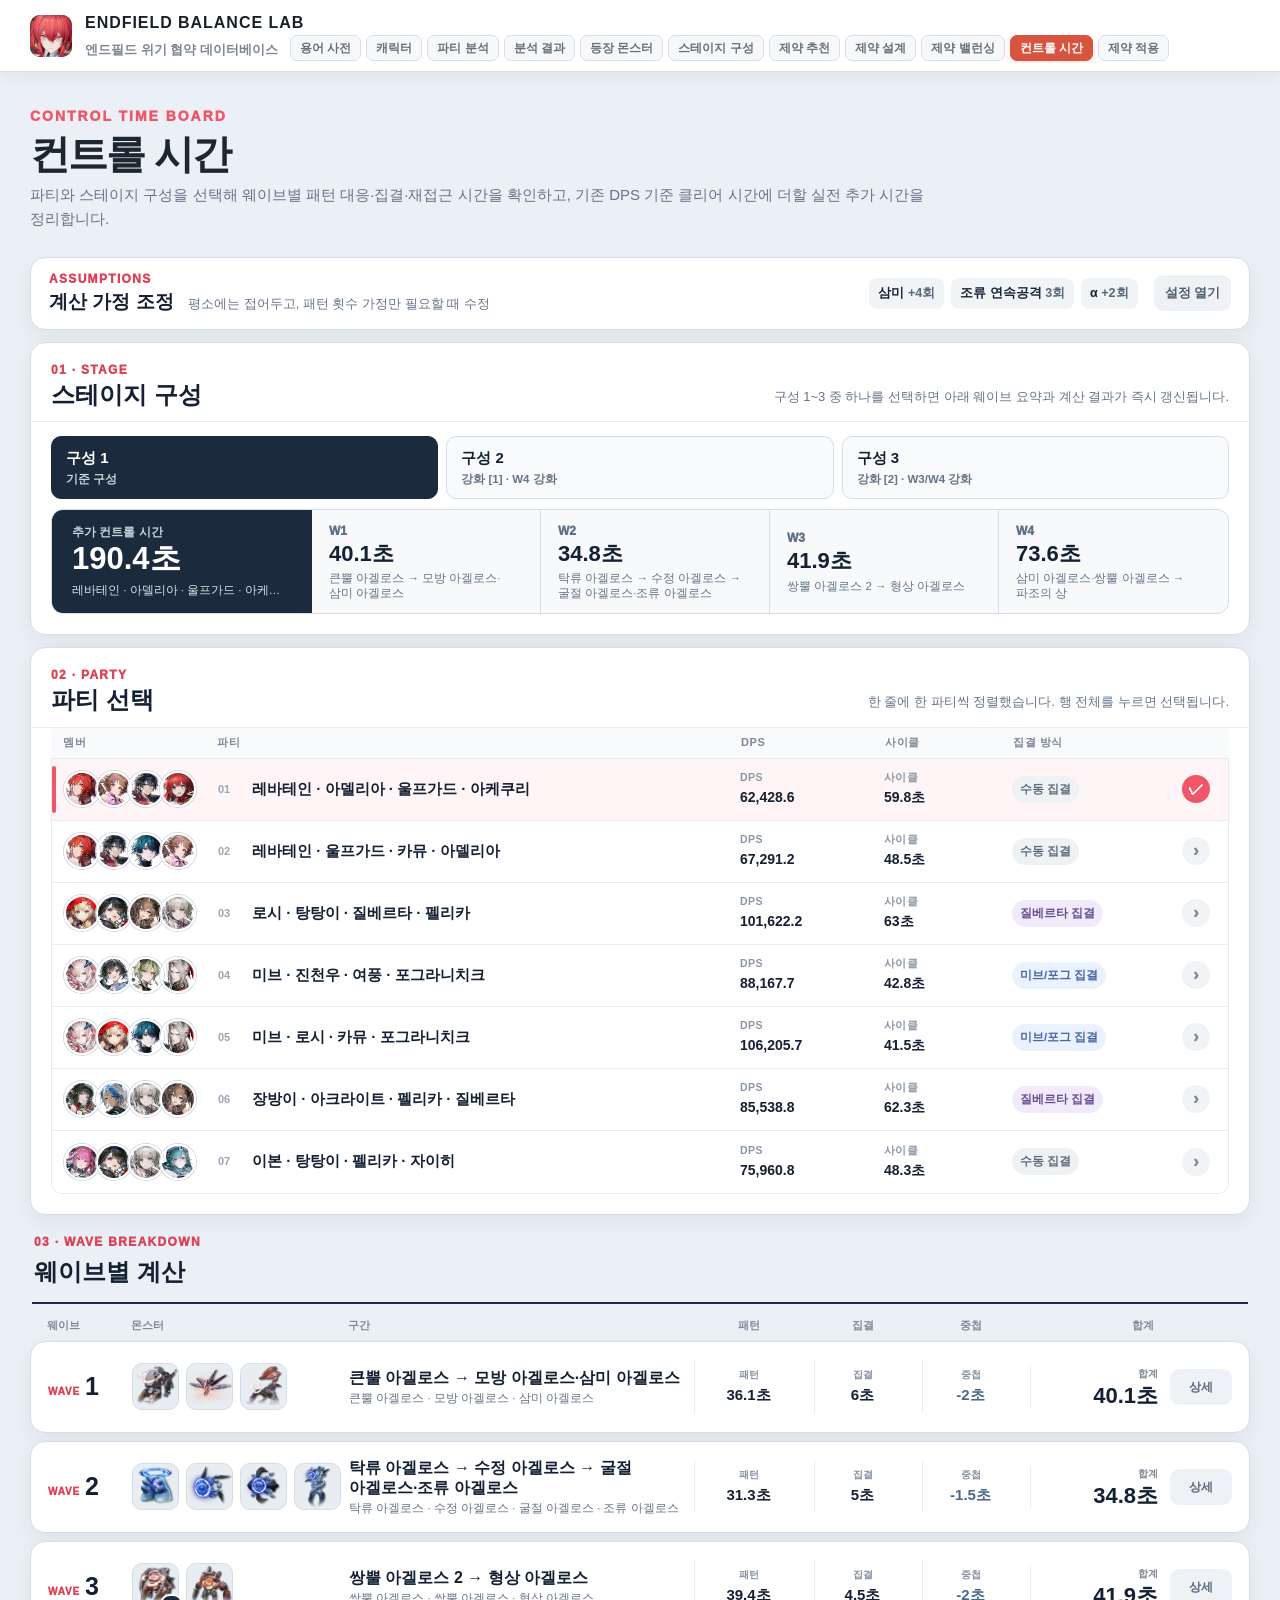
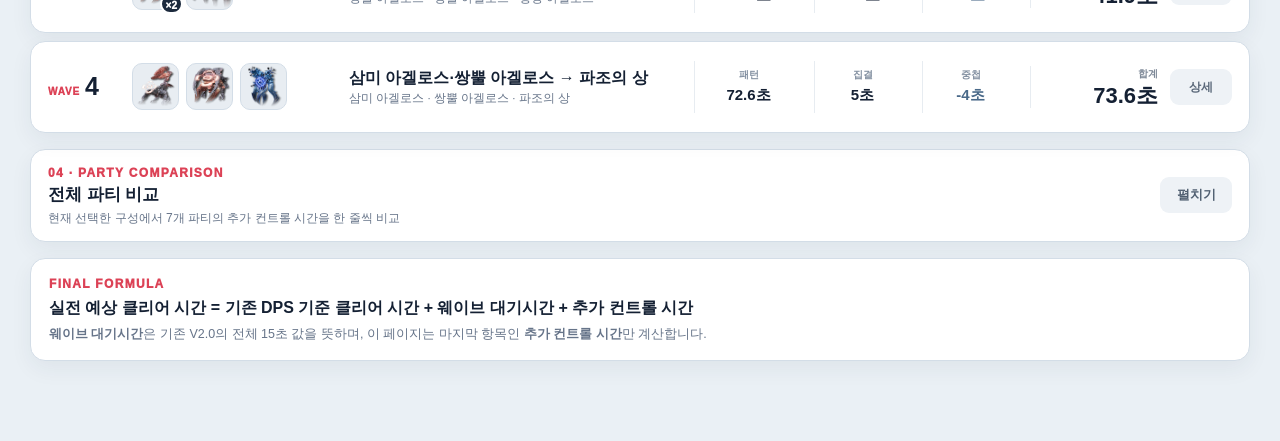
<file: control-time/index.html>
<!doctype html>
<html lang="ko">
<head>
  <meta charset="utf-8" />
  <meta name="viewport" content="width=device-width, initial-scale=1" />
  <title>Endfield Balance Lab · 컨트롤 시간</title>
  <meta name="description" content="파티와 스테이지 구성별 실전 추가 컨트롤 시간을 정렬형 정보 바와 웨이브 계산표로 확인하는 독립형 프로토타입" />
  <link rel="stylesheet" href="../styles.css?v=109" />
  <link rel="stylesheet" href="styles.css?v=10" />
</head>
<body class="control-time-page-body">
<header class="app-topbar">
  <div class="brand">
    <a class="brand-mark" href="../index.html" aria-label="Endfield Balance Lab 파티 분석 페이지"><img class="site-brand-character" src="../assets/lab-brand-character.jpg" alt=""></a>
    <div class="brand-copy">
      <a class="brand-title" href="../index.html"><strong>ENDFIELD BALANCE LAB</strong></a>
      <div class="brand-lower">
        <small>엔드필드 위기 협약 데이터베이스</small>
        <nav class="site-nav" aria-label="페이지 전환">
          <a href="../glossary.html">용어 사전</a>
          <a href="../characters.html">캐릭터</a>
          <a href="../index.html">파티 분석</a>
          <a href="../results.html">분석 결과</a>
          <a href="../monster-patterns/index.html">등장 몬스터</a>
          <a href="../dungeon-monsters.html">스테이지 구성</a>
          <a href="../constraints.html">제약 추천</a>
          <a href="../constraint-board.html">제약 설계</a>
          <a href="../constraint-balancing/index.html">제약 밸런싱</a>
          <a href="index.html" class="active" aria-current="page">컨트롤 시간</a>
          <a href="../constraint-application/index.html">제약 적용</a>
        </nav>
      </div>
    </div>
  </div>
</header>

<main class="page-shell control-time-shell">
  <header class="page-heading control-time-heading">
    <div>
      <span>CONTROL TIME BOARD</span>
      <h1>컨트롤 시간</h1>
      <p>파티와 스테이지 구성을 선택해 웨이브별 패턴 대응·집결·재접근 시간을 확인하고, 기존 DPS 기준 클리어 시간에 더할 실전 추가 시간을 정리합니다.</p>
    </div>
  </header>
  <details class="settings-strip card" id="settingsStrip">
    <summary>
      <div class="settings-strip-title">
        <span class="eyebrow">ASSUMPTIONS</span>
        <strong>계산 가정 조정</strong>
        <small>평소에는 접어두고, 패턴 횟수 가정만 필요할 때 수정</small>
      </div>
      <div class="assumption-chip-row" id="assumptionChips"></div>
      <span class="settings-toggle"><span class="closed">설정 열기</span><span class="opened">설정 닫기</span></span>
    </summary>
    <div class="settings-body">
      <div class="setting-grid">
        <article class="setting-item">
          <div><strong>삼미 추가 패턴</strong><span>모든 주요 패턴 1회씩 이후 추가 발생</span></div>
          <div class="stepper"><button type="button" data-adjust="heavyStingExtra" data-delta="-1">−</button><output id="heavyStingExtraValue">4회</output><button type="button" data-adjust="heavyStingExtra" data-delta="1">+</button></div>
        </article>
        <article class="setting-item">
          <div><strong>조류 일반 연속공격</strong><span>다른 큰 패턴은 기본 1회씩 유지</span></div>
          <div class="stepper"><button type="button" data-adjust="tidewalkerComboTotal" data-delta="-1">−</button><output id="tidewalkerComboTotalValue">3회</output><button type="button" data-adjust="tidewalkerComboTotal" data-delta="1">+</button></div>
        </article>
        <article class="setting-item">
          <div><strong>강화형 α 추가 패턴</strong><span>HP 약 +50%를 고려한 추가 발생</span></div>
          <div class="stepper"><button type="button" data-adjust="alphaExtraPatterns" data-delta="-1">−</button><output id="alphaExtraPatternsValue">2회</output><button type="button" data-adjust="alphaExtraPatterns" data-delta="1">+</button></div>
        </article>
      </div>
      <div class="fixed-rules">
        <b>고정 집결</b>
        <span>W1 모방 아겔로스 · 수동 6초 / 질베르타 2.5초 / 미브 2초</span>
        <span>W2 수정 아겔로스 · 5초</span>
        <span>W3 쌍뿔 아겔로스 · 4.5초</span>
        <span>W4 삼미 아겔로스+쌍뿔 아겔로스 · 5초</span>
      </div>
      <div class="assumption-list" id="monsterAssumptions"></div>
    </div>
  </details>

  <!-- 스테이지를 파티보다 먼저 배치 -->
  <section class="stage-board card">
    <div class="board-title-row">
      <div>
        <span class="eyebrow">01 · STAGE</span>
        <h1>스테이지 구성</h1>
      </div>
      <p>구성 1~3 중 하나를 선택하면 아래 웨이브 요약과 계산 결과가 즉시 갱신됩니다.</p>
    </div>

    <div class="stage-content">
      <div class="composition-picker" id="compositionPicker"></div>

      <div class="result-strip" aria-label="선택 결과 요약">
        <div class="result-total">
          <span>추가 컨트롤 시간</span>
          <strong id="totalClock">—</strong>
          <small id="totalContext">—</small>
        </div>
        <div class="wave-summary-grid" id="waveSummaryGrid"></div>
      </div>
    </div>
  </section>

  <section class="party-board card">
    <div class="board-title-row">
      <div>
        <span class="eyebrow">02 · PARTY</span>
        <h1>파티 선택</h1>
      </div>
      <p>한 줄에 한 파티씩 정렬했습니다. 행 전체를 누르면 선택됩니다.</p>
    </div>

    <div class="party-table" aria-label="파티 목록">
      <div class="party-table-head" aria-hidden="true">
        <span>멤버</span><span>파티</span><span>DPS</span><span>사이클</span><span>집결 방식</span><span></span>
      </div>
      <div class="party-picker" id="partyPicker"></div>
    </div>
  </section>

  <section class="section-block">
    <div class="section-heading">
      <div>
        <span class="eyebrow">03 · WAVE BREAKDOWN</span>
        <h2>웨이브별 계산</h2>
      </div>
    </div>

    <div class="wave-table-labels" aria-hidden="true">
      <span>웨이브</span>
      <span>몬스터</span>
      <span>구간</span>
      <span class="metric-head">패턴</span>
      <span class="metric-head">집결</span>
      <span class="metric-head">중첩</span>
      <span class="metric-head total">합계</span>
      <span></span>
    </div>
    <div class="wave-stack" id="waveStack"></div>
  </section>

  <section class="section-block secondary-section">
    <details class="compare-card card">
      <summary>
        <div><span class="eyebrow">04 · PARTY COMPARISON</span><strong>전체 파티 비교</strong><small>현재 선택한 구성에서 7개 파티의 추가 컨트롤 시간을 한 줄씩 비교</small></div>
        <span class="fold-label"><span class="closed">펼치기</span><span class="opened">접기</span></span>
      </summary>
      <div class="compare-body" id="partyComparison"></div>
    </details>
  </section>

  <footer class="formula-card card">
    <span class="eyebrow">FINAL FORMULA</span>
    <b>실전 예상 클리어 시간 = 기존 DPS 기준 클리어 시간 + 웨이브 대기시간 + 추가 컨트롤 시간</b>
    <p><strong>웨이브 대기시간</strong>은 기존 V2.0의 전체 15초 값을 뜻하며, 이 페이지는 마지막 항목인 <strong>추가 컨트롤 시간</strong>만 계산합니다.</p>
  </footer>
</main>

<script src="data.js?v=10"></script>
<script src="app.js?v=10"></script>
</body>
</html>
</file>
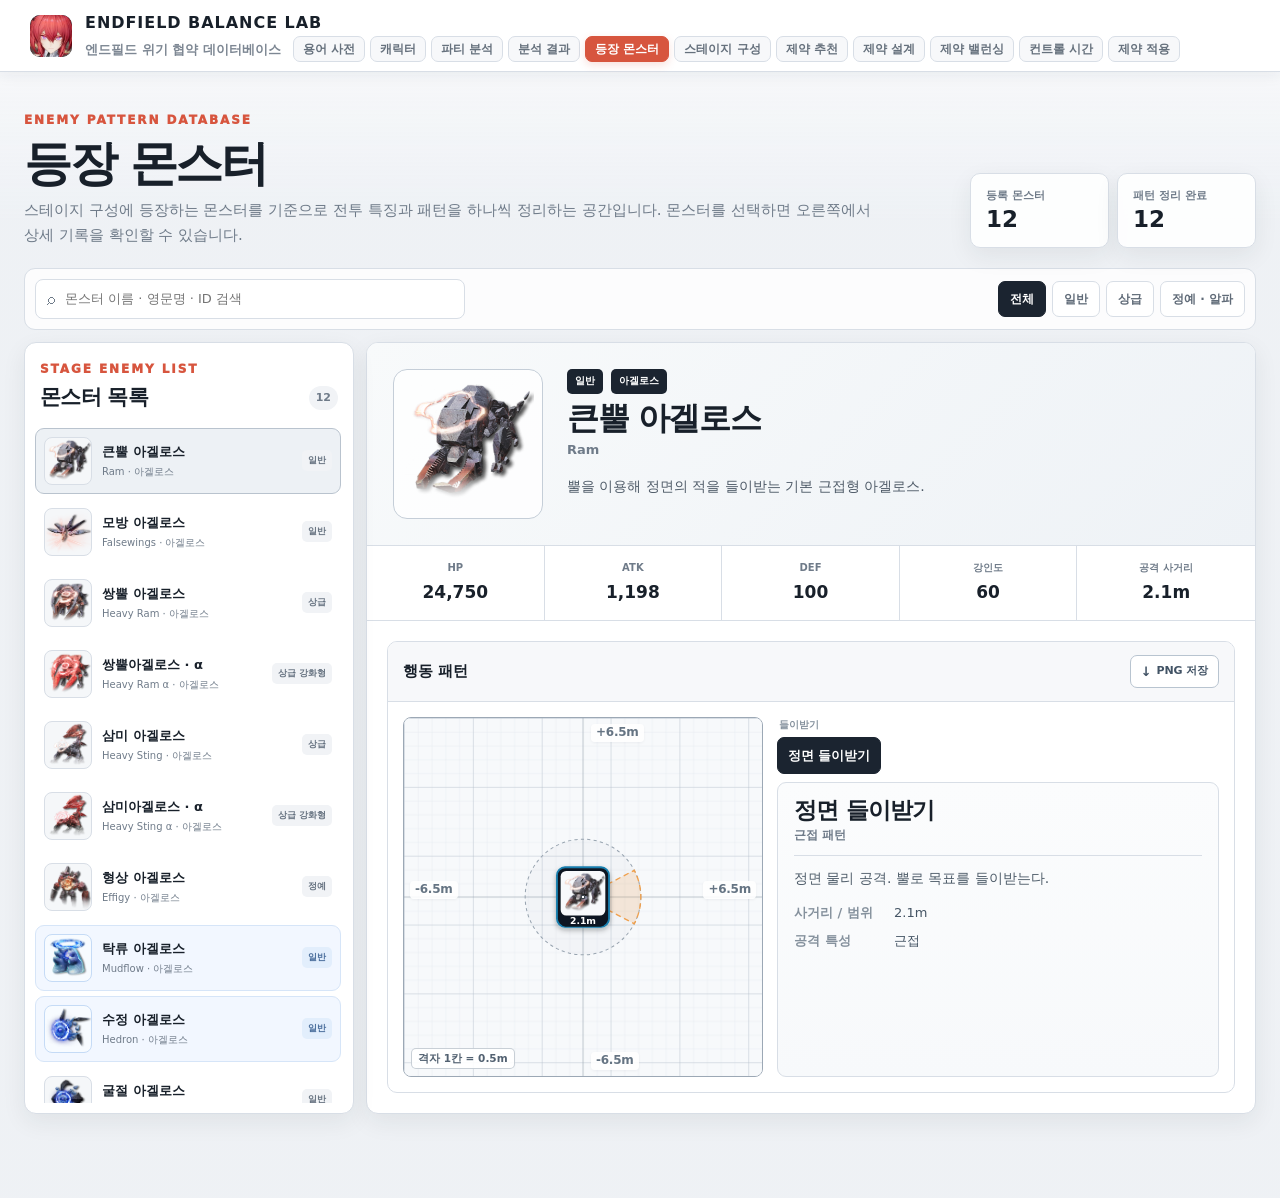
<file: monster-patterns/index.html>
<!doctype html>
<html lang="ko">
<head>
  <meta charset="utf-8">
  <meta name="viewport" content="width=device-width, initial-scale=1">
  <meta name="description" content="Endfield Balance Lab 스테이지 등장 몬스터의 특징과 전투 패턴을 정리하는 페이지">
  <title>등장 몬스터 | Endfield Balance Lab</title>
  <link rel="stylesheet" href="styles.css?v=124">
  <link rel="stylesheet" href="monster-patterns.css?v=139">
</head>
<body class="monster-pattern-page">
  <header class="app-topbar">
    <div class="brand">
      <a class="brand-mark" href="../index.html" aria-label="Endfield Balance Lab 파티 분석 페이지"><img class="site-brand-character" src="assets/lab-brand-character.jpg" alt=""></a>
      <div class="brand-copy">
        <a class="brand-title" href="../index.html"><strong>ENDFIELD BALANCE LAB</strong></a>
        <div class="brand-lower">
          <small>엔드필드 위기 협약 데이터베이스</small>
          <nav class="site-nav" aria-label="페이지 전환">
            <a href="../glossary.html">용어 사전</a>
            <a href="../characters.html">캐릭터</a>
            <a href="../index.html">파티 분석</a>
            <a href="../results.html">분석 결과</a>
            <a href="index.html" class="active" aria-current="page">등장 몬스터</a>
            <a href="../dungeon-monsters.html">스테이지 구성</a>
            <a href="../constraints.html">제약 추천</a>
            <a href="../constraint-board.html">제약 설계</a>
            <a href="../constraint-balancing/index.html">제약 밸런싱</a>
            <a href="../control-time/index.html">컨트롤 시간</a>
            <a href="../constraint-application/index.html">제약 적용</a>
          </nav>
        </div>
      </div>
    </div>
  </header>

  <main class="monster-pattern-shell">
    <header class="pattern-page-heading">
      <div>
        <span>ENEMY PATTERN DATABASE</span>
        <h1>등장 몬스터</h1>
        <p>스테이지 구성에 등장하는 몬스터를 기준으로 전투 특징과 패턴을 하나씩 정리하는 공간입니다. 몬스터를 선택하면 오른쪽에서 상세 기록을 확인할 수 있습니다.</p>
      </div>
      <div class="pattern-heading-stats" aria-label="몬스터 데이터 요약">
        <div><small>등록 몬스터</small><strong id="pattern-total">0</strong></div>
        <div><small>패턴 정리 완료</small><strong id="pattern-complete">0</strong></div>
      </div>
    </header>

    <section class="pattern-toolbar" aria-label="몬스터 검색 및 필터">
      <label class="pattern-search">
        <span>⌕</span>
        <input id="pattern-search" type="search" placeholder="몬스터 이름 · 영문명 · ID 검색">
      </label>
      <div class="pattern-filters" id="pattern-filters">
        <button type="button" class="active" data-filter="all">전체</button>
        <button type="button" data-filter="common">일반</button>
        <button type="button" data-filter="advanced">상급</button>
        <button type="button" data-filter="elite">정예 · 알파</button>
      </div>
    </section>

    <div class="pattern-layout">
      <aside class="monster-index-panel" aria-label="등장 몬스터 목록">
        <div class="panel-eyebrow">STAGE ENEMY LIST</div>
        <div class="monster-index-head">
          <h2>몬스터 목록</h2>
          <span id="visible-count">0</span>
        </div>
        <div id="monster-pattern-list" class="monster-pattern-list"></div>
      </aside>

      <section id="monster-pattern-detail" class="monster-pattern-detail" aria-live="polite">
        <div class="pattern-empty-state">
          <strong>몬스터를 선택하세요</strong>
          <p>왼쪽 목록에서 몬스터를 선택하면 패턴 상세 정보가 표시됩니다.</p>
        </div>
      </section>
    </div>
  </main>

  <script src="dungeon-monsters/enemy-data.js?v=113"></script>
  <script src="monster-pattern-data.js?v=139"></script>
  <script src="monster-icon-data.js?v=139"></script>
  <script src="monster-patterns.js?v=139"></script>
</body>
</html>
</file>
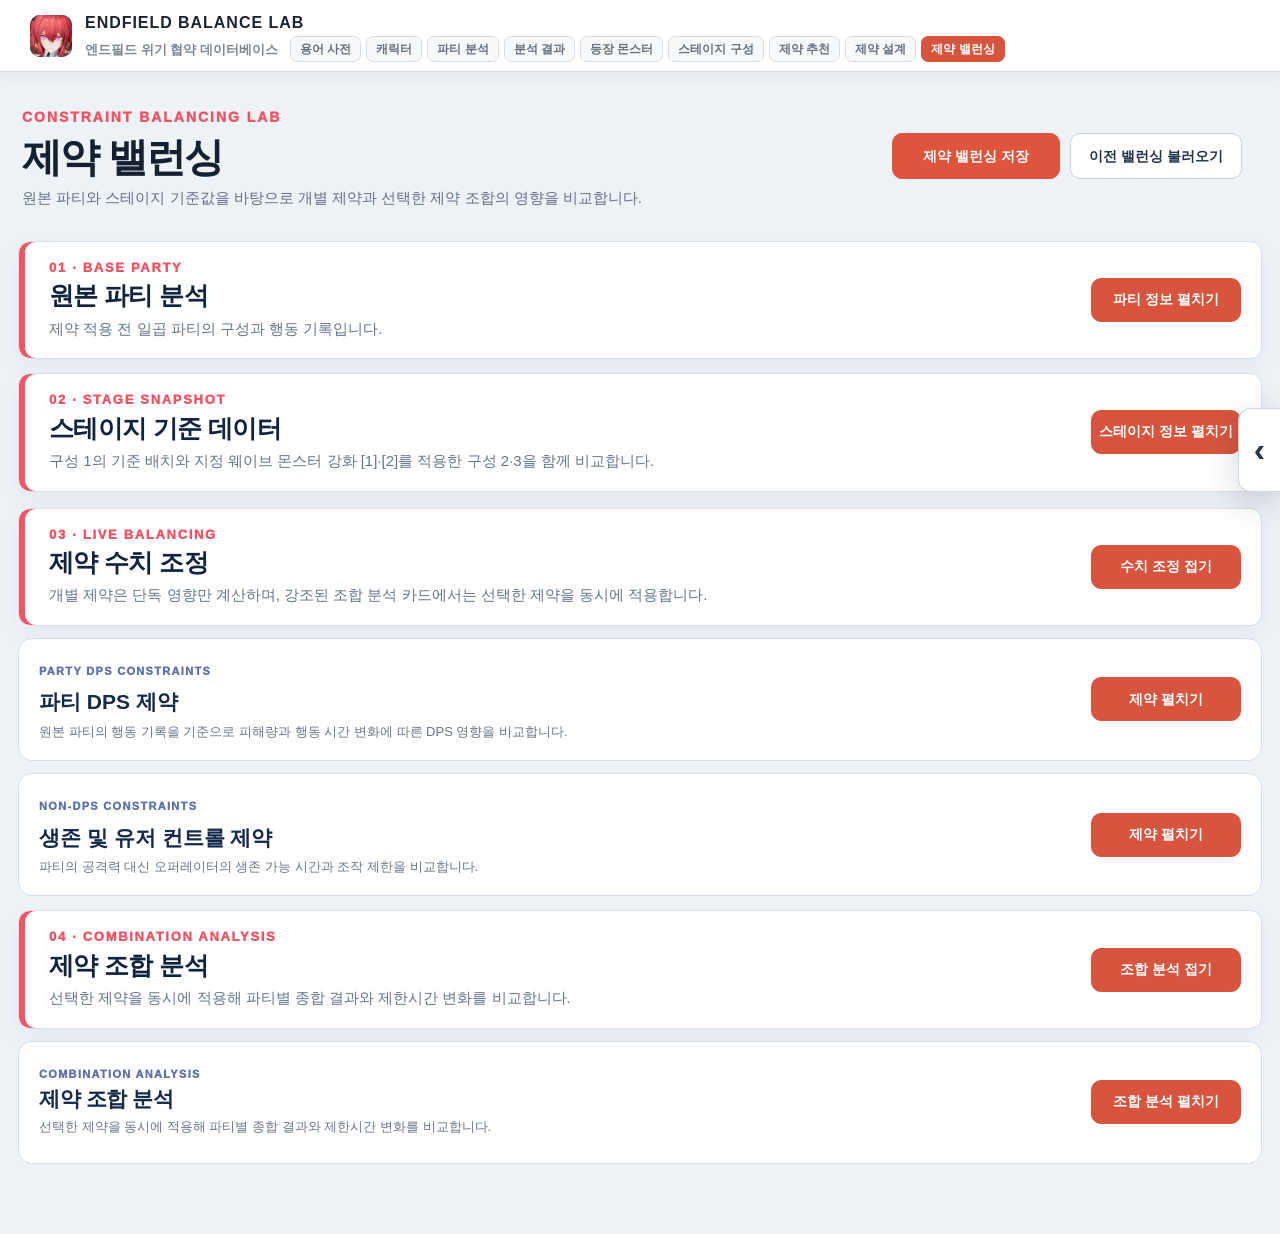
<file: constraint-application/constraint-balancing/index.html>
<!DOCTYPE html>

<html lang="ko">
<head>
<meta charset="utf-8"/>
<meta content="width=device-width, initial-scale=1" name="viewport"/>
<title>엔드필드 제약 밸런싱</title>
<meta content="원본 파티와 스테이지 기준 데이터에 개별 제약 또는 선택한 제약 조합을 적용해 종합 영향을 비교하는 독립형 제약 밸런싱 사이트" name="description"/>
<link href="styles.css?v=156" rel="stylesheet"/>
<link href="integration-nav.css?v=10" rel="stylesheet"/>
<link href="embedded-results.css?v=8" rel="stylesheet"/>
</head>
<body>
<header class="app-topbar integrated-site-topbar">
  <div class="integrated-site-brand">
    <a class="integrated-brand-mark" href="../index.html" aria-label="Endfield Balance Lab 파티 분석 페이지"><img class="site-brand-character" src="../../assets/lab-brand-character.jpg" alt=""></a>
    <div class="integrated-brand-copy">
      <a class="integrated-brand-title" href="../index.html"><strong>ENDFIELD BALANCE LAB</strong></a>
      <div class="integrated-brand-lower">
        <small>엔드필드 위기 협약 데이터베이스</small>
        <nav class="integrated-site-nav" aria-label="페이지 전환">
          <a href="../glossary.html">용어 사전</a>
          <a href="../characters.html">캐릭터</a>
          <a href="../index.html">파티 분석</a>
          <a href="../results.html">분석 결과</a>
          <a href="../monster-patterns/index.html">등장 몬스터</a>
          <a href="../dungeon-monsters.html">스테이지 구성</a>
          <a href="../constraints.html">제약 추천</a>
          <a href="../constraint-board.html">제약 설계</a>
          <a href="index.html" class="active" aria-current="page">제약 밸런싱</a>
        </nav>
      </div>
    </div>
  </div>
</header>
<main class="page-shell" id="top">
<section class="page-heading hero-heading archive-style-heading">
<div>
<span>CONSTRAINT BALANCING LAB</span>
<h1>제약 밸런싱</h1>
<p>원본 파티와 스테이지 기준값을 바탕으로 개별 제약과 선택한 제약 조합의 영향을 비교합니다.</p>
</div>
<div class="balance-storage-actions" aria-label="제약 밸런싱 저장 관리">
<button class="balance-save-button" id="balanceSaveButton" type="button">제약 밸런싱 저장</button>
<button class="balance-history-button" id="balanceHistoryButton" type="button" aria-controls="balanceHistoryModal" aria-expanded="false">이전 밸런싱 불러오기</button>
</div>
</section>
<div class="balance-history-modal" id="balanceHistoryModal" hidden>
<div class="balance-history-dialog" role="dialog" aria-modal="true" aria-labelledby="balanceHistoryTitle">
<header><div><span>SAVED BALANCING</span><h2 id="balanceHistoryTitle">이전 밸런싱 불러오기</h2><p>저장된 버전을 선택하면 모든 제약 설정값을 해당 상태로 복원합니다.</p></div><button type="button" class="balance-history-close" id="balanceHistoryClose" aria-label="닫기">×</button></header>
<div class="balance-history-list" id="balanceHistoryList"></div>
</div>
</div>
<div class="balance-save-toast" id="balanceSaveToast" role="status" aria-live="polite" hidden></div>
<section class="section-block" id="party">
<details class="section-group-details" id="partyGroupDetails">
<summary class="section-heading section-group-summary">
<div class="section-title-copy"><span>01 · BASE PARTY</span><h2>원본 파티 분석</h2><p>제약 적용 전 일곱 파티의 구성과 행동 기록입니다.</p></div>
<span class="fold-action section-group-action"><b class="closed-label">파티 정보 펼치기</b><b class="open-label">파티 정보 접기</b></span>
</summary>
<div class="multi-party-list section-group-body" id="partyList"></div>
</details>
</section>
<section class="section-block" id="stage"><details class="section-group-details stage-group-details" id="stageGroupDetails"><summary class="section-heading section-group-summary stage-group-summary">
<div class="section-title-copy"><span>02 · STAGE SNAPSHOT</span><h2>스테이지 기준 데이터</h2><p>구성 1의 기준 배치와 지정 웨이브 몬스터 강화 [1]·[2]를 적용한 구성 2·3을 함께 비교합니다.</p></div>
<span class="fold-action section-group-action"><b class="closed-label">스테이지 정보 펼치기</b><b class="open-label">스테이지 정보 접기</b></span></summary><div class="section-group-body stage-group-body"><details class="fold-card card" id="stageDetails">
<summary class="stage-fold-summary">
<div><span>현재 분석 스테이지</span><b id="stageTitle">구성 1 · 기준 구성</b></div>
<div class="summary-metrics stage-summary-compact" id="stageSummary"></div>
<span class="fold-action"><b class="closed-label">스테이지 기준 펼치기</b><b class="open-label">스테이지 기준 접기</b></span>
</summary>
<div class="fold-body">
<div class="wave-grid" id="waveGrid"></div>
<details class="inner-card stage-details">
<summary><span><b>배치 몬스터 원본 스펙</b><small>HP · ATK · DEF · 강인도 · 등장 차수</small></span><strong>펼치기</strong></summary>
<div class="monster-spec-grid" id="monsterSpecGrid"></div>
</details>
</div>
</details><details class="fold-card card stage-composition-card" id="stageDetailsEnhance1">
<summary class="stage-fold-summary">
<div><span>강화 [1] 적용 스테이지</span><b>구성 2 · 강화 [1]</b></div>
<div class="summary-metrics stage-summary-compact" id="stageSummaryEnhance1"></div>
<span class="fold-action"><b class="closed-label">스테이지 기준 펼치기</b><b class="open-label">스테이지 기준 접기</b></span>
</summary>
<div class="fold-body">
<div class="wave-grid" id="waveGridEnhance1"></div>
<details class="inner-card stage-details">
<summary><span><b>강화 [1] 적용 몬스터 스펙</b><small>지정 개체 HP 50% 증가 · 알파 개체 표시</small></span><strong>펼치기</strong></summary>
<div class="monster-spec-grid" id="monsterSpecGridEnhance1"></div>
</details>
</div>
</details><details class="fold-card card stage-composition-card" id="stageDetailsEnhance2">
<summary class="stage-fold-summary">
<div><span>강화 [2] 적용 스테이지</span><b>구성 3 · 강화 [2]</b></div>
<div class="summary-metrics stage-summary-compact" id="stageSummaryEnhance2"></div>
<span class="fold-action"><b class="closed-label">스테이지 기준 펼치기</b><b class="open-label">스테이지 기준 접기</b></span>
</summary>
<div class="fold-body">
<div class="wave-grid" id="waveGridEnhance2"></div>
<details class="inner-card stage-details">
<summary><span><b>강화 [2] 적용 몬스터 스펙</b><small>강화 [1] 대상 + 웨이브 3 쌍뿔 아겔로스</small></span><strong>펼치기</strong></summary>
<div class="monster-spec-grid" id="monsterSpecGridEnhance2"></div>
</details>
</div>
</details></div></details></section>
<section class="section-block constraint-zone" id="constraints"><details class="section-group-details tuning-group-details" id="constraintTuningDetails" open><summary class="section-heading section-group-summary tuning-group-summary">
<div class="section-title-copy"><span>03 · LIVE BALANCING</span><h2>제약 수치 조정</h2><p>개별 제약은 단독 영향만 계산하며, 강조된 조합 분석 카드에서는 선택한 제약을 동시에 적용합니다.</p></div>
<span class="fold-action section-group-action"><b class="closed-label">수치 조정 펼치기</b><b class="open-label">수치 조정 접기</b></span></summary><div class="section-group-body tuning-group-body"><div class="constraint-stack">
<details class="constraint-group-details" id="dpsConstraintGroup">
<summary class="constraint-category-heading dps-category-heading constraint-group-summary">
<div class="constraint-category-copy">
<span>PARTY DPS CONSTRAINTS</span>
<h2>파티 DPS 제약</h2>
<p>원본 파티의 행동 기록을 기준으로 피해량과 행동 시간 변화에 따른 DPS 영향을 비교합니다.</p>
</div>
<span class="fold-action constraint-group-action"><b class="closed-label">제약 펼치기</b><b class="open-label">제약 접기</b></span>
</summary>
<div class="constraint-group-body">
<details class="constraint-details card" id="statConstraint">
<summary class="constraint-summary">
<span class="constraint-index"><span>01</span></span>
<div><span>오퍼레이터 능력치</span><h3>주요 능력치 감소</h3></div>
<div class="summary-value current-setting"><span>현재 설정</span><b id="statSummaryValue">20%</b></div>
<div class="summary-value"><span>관련 파티</span><b>7개</b></div>
<span class="fold-action"><b class="closed-label">분석 펼치기</b><b class="open-label">분석 접기</b></span>
</summary>
<div class="constraint-body">
<div class="constraint-control-grid">
<div class="control-panel">
<label for="statReduction"><span>주요 능력치 감소율</span><output id="statReductionValue">20%</output></label>
<input id="statReduction" max="50" min="0" step="1" type="range" value="20"/>
<div class="preset-row"><button data-stat="10">10%</button><button class="active" data-stat="20">20%</button><button data-stat="40">40%</button></div>
</div>
<div class="formula-panel"><b>계산식</b><code>1 + 0.005 × 주요 능력치 × (1-r) + 0.002 × 보조 능력치</code></div>
</div>
<div class="constraint-party-stack" id="statPartyResults"></div>
</div>
</details>
<details class="constraint-details card" id="normalConstraint">
<summary class="constraint-summary">
<span class="constraint-index"><span>02</span></span>
<div><span>행동 유형</span><h3>메인 오퍼레이터 일반 공격 피해 감소</h3></div>
<div class="summary-value current-setting"><span>현재 설정</span><b id="normalSummaryValue">70%</b></div>
<div class="summary-value"><span>관련 파티</span><b>7개</b></div>
<span class="fold-action"><b class="closed-label">분석 펼치기</b><b class="open-label">분석 접기</b></span>
</summary>
<div class="constraint-body">
<div class="constraint-control-grid">
<div class="control-panel">
<label for="normalReduction"><span>일반 공격 피해 감소율</span><output id="normalReductionValue">70%</output></label>
<input id="normalReduction" max="100" min="0" step="1" type="range" value="70"/>
<div class="preset-row"><button data-normal="30">30%</button><button data-normal="50">50%</button><button class="active" data-normal="70">70%</button><button data-normal="100">100%</button></div>
</div>
<div class="formula-panel"><b>적용 대상</b><span>일반 공격 · 일반 공격 마지막 타격 · 처형 공격 · 궁극기 강화 일반 공격</span></div>
</div>
<div class="constraint-party-stack" id="normalPartyResults"></div>
</div>
</details>
<details class="constraint-details card" id="hpConstraint">
<summary class="constraint-summary">
<span class="constraint-index"><span>03</span></span>
<div><span>스테이지 몬스터</span><h3>몬스터 최대 체력 증가</h3></div>
<div class="summary-value current-setting"><span>현재 설정</span><b id="hpSummaryValue">30%</b></div>
<div class="summary-value"><span>관련 파티</span><b>7개</b></div>
<span class="fold-action"><b class="closed-label">분석 펼치기</b><b class="open-label">분석 접기</b></span>
</summary>
<div class="constraint-body">
<div class="constraint-control-grid">
<div class="control-panel">
<label for="hpIncrease"><span>몬스터 최대 체력 증가율</span><output id="hpIncreaseValue">30%</output></label>
<input id="hpIncrease" max="200" min="0" step="1" type="range" value="30"/>
<div class="preset-row"><button class="active" data-hp="30">30%</button><button data-hp="50">50%</button><button data-hp="100">100%</button><button data-hp="200">200%</button></div>
</div>
<div class="formula-panel"><b>계산식</b><code>변경 HP = 기본 HP × (1 + 증가율)</code><span>격자 현황판에 배치된 모든 개체에 동일하게 적용합니다.</span></div>
</div>
<div class="constraint-party-stack" id="hpPartyResults"></div>
</div>
</details>
<details class="constraint-details card" id="timeConstraint">
<summary class="constraint-summary">
<span class="constraint-index"><span>04</span></span>
<div><span>스테이지 제한시간</span><h3>클리어 제한시간 감소</h3></div>
<div class="summary-value current-setting"><span>현재 설정</span><b id="timeSummaryValue">100초 감소</b></div>
<div class="summary-value"><span>관련 파티</span><b>7개</b></div>
<span class="fold-action"><b class="closed-label">분석 펼치기</b><b class="open-label">분석 접기</b></span>
</summary>
<div class="constraint-body">
<div class="constraint-control-grid">
<div class="control-panel">
<label for="timeReduction"><span>클리어 제한시간 감소량</span><output id="timeReductionValue">100초 감소</output></label>
<input id="timeReduction" max="300" min="0" step="10" type="range" value="100"/>
<div class="preset-row"><button data-time="0">감소 없음</button><button class="active" data-time="100">100초 감소</button><button data-time="200">200초 감소</button><button data-time="300">300초 감소</button></div>
<div class="derived-limit"><span>적용 제한시간</span><b id="appliedTimeLimitValue">500초</b></div>
</div>
<div class="formula-panel"><b>비교 기준</b><code>적용 제한시간 = 기본 600초 − 감소량</code><code>실질 전투 가능 시간 = 적용 제한시간 − 웨이브 전환 15초</code><span>감소량을 기준으로 제약 강도를 조정합니다.</span></div>
</div>
<div class="constraint-party-stack" id="timePartyResults"></div>
</div>
</details>
<details class="constraint-details card" id="skillOtherConstraint">
<summary class="constraint-summary">
<span class="constraint-index"><span>05</span></span>
<div><span>피해 유형 교환</span><h3>배틀 스킬 피해 감소 · 기타 피해 증가</h3></div>
<div class="summary-value current-setting"><span>현재 설정</span><b class="dual-summary-setting" id="skillOtherSummaryValue"><span>배틀 스킬 피해 -60%</span><span>· 기타 피해 +100%</span></b></div>
<div class="summary-value"><span>관련 파티</span><b>7개</b></div>
<span class="fold-action"><b class="closed-label">분석 펼치기</b><b class="open-label">분석 접기</b></span>
</summary>
<div class="constraint-body">
<div class="constraint-control-grid">
<div class="control-panel dual-control-panel">
<div class="dual-control-block">
<label for="battleReduction"><span>배틀 스킬 피해 감소율</span><output id="battleReductionValue">60%</output></label>
<input id="battleReduction" max="100" min="0" step="1" type="range" value="60"/>
<div class="preset-row"><button data-battle="30">30%</button><button class="active" data-battle="60">60%</button><button data-battle="100">100%</button></div>
</div>
<div class="dual-control-block">
<label for="otherIncrease"><span>기타 피해 증가율</span><output id="otherIncreaseValue">100%</output></label>
<input id="otherIncrease" max="200" min="0" step="1" type="range" value="100"/>
<div class="preset-row"><button data-other="50">50%</button><button class="active" data-other="100">100%</button><button data-other="150">150%</button><button data-other="200">200%</button></div>
</div>
</div>
<div class="formula-panel"><b>적용 기준</b><code>배틀 스킬 피해 × (1 − 감소율)</code><code>기타 피해 × (1 + 증가율)</code><span>기타 피해의 실제 구성은 각 파티 결과에서 우측에 구체적으로 표시합니다.</span></div>
</div>
<div class="constraint-party-stack" id="skillOtherPartyResults"></div>
</div>
</details>
<details class="constraint-details card" id="ultRepeatConstraint">
<summary class="constraint-summary">
<span class="constraint-index"><span>06</span></span>
<div><span>궁극기 사용 반복</span><h3>궁극기 반복 피해 감소</h3></div>
<div class="summary-value current-setting"><span>현재 설정</span><b id="ultRepeatSummaryValue">50%</b></div>
<div class="summary-value"><span>관련 파티</span><b>7개</b></div>
<span class="fold-action"><b class="closed-label">분석 펼치기</b><b class="open-label">분석 접기</b></span>
</summary>
<div class="constraint-body">
<div class="constraint-control-grid">
<div class="control-panel">
<label for="ultRepeatReduction"><span>반복 궁극기 피해 감소율</span><output id="ultRepeatReductionValue">50%</output></label>
<input id="ultRepeatReduction" max="100" min="0" step="1" type="range" value="50"/>
<div class="preset-row"><button data-ult-repeat="0">0%</button><button class="active" data-ult-repeat="50">50%</button><button data-ult-repeat="100">100%</button></div>
</div>
<div class="formula-panel"><b>적용 기준</b><code>첫 사이클은 원본 피해 유지</code><code>반복 사이클의 실제 궁극기 판정 피해 × (1 − 감소율)</code><span>레바테인과 장방이처럼 궁극기로 강화 상태에 진입하더라도 일반 공격·배틀 스킬·연계 스킬 판정인 공격은 감소 대상에서 제외합니다.</span></div>
</div>
<div class="constraint-party-stack" id="ultRepeatPartyResults"></div>
</div>
</details>
<details class="constraint-details card" id="comboSpeedConstraint">
<summary class="constraint-summary">
<span class="constraint-index"><span>07</span></span>
<div><span>행동 주기 교환</span><h3>연계 스킬 재사용시간 감소 · 배틀 스킬 피해 감소</h3></div>
<div class="summary-value current-setting"><span>현재 설정</span><b class="dual-summary-setting" id="comboSpeedSummaryValue"><span>연계 스킬 쿨타임 -60%</span><span>· 배틀 스킬 피해 -60%</span></b></div>
<div class="summary-value"><span>관련 파티</span><b>7개</b></div>
<span class="fold-action"><b class="closed-label">분석 펼치기</b><b class="open-label">분석 접기</b></span>
</summary>
<div class="constraint-body">
<div class="constraint-control-grid">
<div class="control-panel dual-control-panel">
<div class="dual-control-block">
<label for="comboCooldownReduction"><span>연계 스킬 재사용시간 감소율</span><output id="comboCooldownReductionValue">60%</output></label>
<input id="comboCooldownReduction" max="80" min="0" step="1" type="range" value="60"/>
<div class="preset-row"><button data-speed-cooldown="30">30%</button><button class="active" data-speed-cooldown="60">60%</button><button data-speed-cooldown="80">80%</button></div>
</div>
<div class="dual-control-block">
<label for="speedBattleReduction"><span>배틀 스킬 피해 감소율</span><output id="speedBattleReductionValue">60%</output></label>
<input id="speedBattleReduction" max="100" min="0" step="1" type="range" value="60"/>
<div class="preset-row"><button data-speed-battle="30">30%</button><button class="active" data-speed-battle="60">60%</button><button data-speed-battle="100">100%</button></div>
</div>
</div>
<div class="formula-panel"><b>행동 기록 기반 계산</b><code>변경 재사용시간 = 기록에서 관측한 사용 간격 × (1 − 감소율)</code><code>배틀 스킬 피해 × (1 − 감소율)</code><span>파티 전체의 실제 연계 스킬 발생 시각을 발동 기회로 사용하고, 오퍼레이터별 기록상 사용 간격이 회복된 경우에만 추가 사용을 계산합니다.</span></div>
</div>
<div class="constraint-party-stack" id="comboSpeedPartyResults"></div>
</div>
</details>
<details class="constraint-details card" id="statusWindowConstraint">
<summary class="constraint-summary">
<span class="constraint-index"><span>08</span></span>
<div><span>상태 시간창</span><h3>상태 부여 후 속성 피해 감소</h3></div>
<div class="summary-value current-setting"><span>현재 설정</span><b class="dual-summary-setting" id="statusWindowSummaryValue"><span>감소 지속 10초</span><span>· 속성 피해 -50%</span></b></div>
<div class="summary-value"><span>관련 파티</span><b>5개</b></div>
<span class="fold-action"><b class="closed-label">분석 펼치기</b><b class="open-label">분석 접기</b></span>
</summary>
<div class="constraint-body">
<div class="constraint-control-grid">
<div class="control-panel dual-control-panel">
<div class="dual-control-block">
<label for="statusWindowDuration"><span>피해 감소 지속시간</span><output id="statusWindowDurationValue">10초</output></label>
<input id="statusWindowDuration" max="20" min="0" step="1" type="range" value="10"/>
<div class="preset-row"><button data-status-duration="5">5초</button><button class="active" data-status-duration="10">10초</button><button data-status-duration="15">15초</button></div>
</div>
<div class="dual-control-block">
<label for="statusWindowReduction"><span>해당 속성 피해 감소율</span><output id="statusWindowReductionValue">50%</output></label>
<input id="statusWindowReduction" max="100" min="0" step="1" type="range" value="50"/>
<div class="preset-row"><button data-status-reduction="30">30%</button><button class="active" data-status-reduction="50">50%</button><button data-status-reduction="70">70%</button></div>
</div>
</div>
<div class="formula-panel"><b>행동 기록 기반 계산</b><code>실제 상태 이상 발동 뒤 지속시간 동안 대응 속성 피해 × (1 − 감소율)</code><span>DATAFIELD의 원본 행동 순서와 피해량은 변경하지 않습니다. 물리 이상 또는 아츠 이상이 발동한 뒤의 행동부터 적용하며, 같은 시각이라도 원본 기록에서 뒤에 있는 행동은 감소 대상이 될 수 있습니다.</span></div>
</div>
<div class="constraint-party-stack" id="statusWindowPartyResults"></div>
</div>
</details>
<details class="constraint-details card" id="statusStageConstraint">
<summary class="constraint-summary">
<span class="constraint-index"><span>09</span></span>
<div><span>상태 단계 압박</span><h3>상태 단계당 대응 피해 감소</h3></div>
<div class="summary-value current-setting"><span>현재 설정</span><b class="dual-summary-setting" id="statusStageSummaryValue"><span>부착 지속 10초</span><span>· 단계당 피해 -10%</span></b></div>
<div class="summary-value"><span>관련 파티</span><b>5개</b></div>
<span class="fold-action"><b class="closed-label">분석 펼치기</b><b class="open-label">분석 접기</b></span>
</summary>
<div class="constraint-body">
<div class="constraint-control-grid">
<div class="control-panel dual-control-panel">
<div class="dual-control-block">
<label for="statusStageDuration"><span>부착 지속시간</span><output id="statusStageDurationValue">10초</output></label>
<input id="statusStageDuration" max="20" min="1" step="1" type="range" value="10"/>
<div class="preset-row"><button data-status-stage-duration="5">5초</button><button class="active" data-status-stage-duration="10">10초</button><button data-status-stage-duration="15">15초</button></div>
</div>
<div class="dual-control-block">
<label for="statusStageReduction"><span>단계당 대응 피해 감소율</span><output id="statusStageReductionValue">10%</output></label>
<input id="statusStageReduction" max="25" min="0" step="1" type="range" value="10"/>
<div class="preset-row"><button data-status-stage-reduction="5">5%</button><button class="active" data-status-stage-reduction="10">10%</button><button data-status-stage-reduction="15">15%</button></div>
</div>
</div>
<div class="formula-panel"><b>행동 기록 기반 계산</b><code>현재 상태 단계 × 단계당 피해 감소율</code><code>자연 만료: 부착 종료 0.1초 후 0단계</code><code>스택 소비: 소비 시점부터 0.1초간 소비 직전 단계 유지</code><span>띄우기·넘어뜨리기는 각각 방어 불능 1스택을 쌓고, 강타·갑옷 파괴는 모든 방어 불능 스택을 소모합니다. 같은 아츠 부착은 누적되며 아츠 폭발은 스택을 유지하고, 서로 다른 아츠 부착으로 발생한 아츠 이상은 모든 아츠 부착을 소모합니다.</span></div>
</div>
<div class="constraint-party-stack" id="statusStagePartyResults"></div>
</div>
</details>
<details class="constraint-details card" id="statusReapplyConstraint">
<summary class="constraint-summary">
<span class="constraint-index"><span>10</span></span>
<div><span>상태 재적용 제한</span><h3>방어불능, 동일 아츠부착 재적용 간격 제한</h3></div>
<div class="summary-value current-setting"><span>현재 설정</span><b id="statusReapplySummaryValue">재적용 제한 10초</b></div>
<div class="summary-value"><span>관련 파티</span><b>7개</b></div>
<span class="fold-action"><b class="closed-label">분석 펼치기</b><b class="open-label">분석 접기</b></span>
</summary>
<div class="constraint-body">
<div class="constraint-control-grid">
<div class="control-panel">
<label for="statusReapplyInterval"><span>재적용 제한시간</span><output id="statusReapplyIntervalValue">10초</output></label>
<input id="statusReapplyInterval" max="20" min="0" step="1" type="range" value="10"/>
<div class="preset-row"><button data-status-reapply="5">5초</button><button class="active" data-status-reapply="10">10초</button><button data-status-reapply="15">15초</button></div>
</div>
<div class="formula-panel"><b>행동 기록 기반 대기 계산</b><code>스킬 사용 시각 = max(원본 예정 시각, 마지막 동일 상태 적용 시각 + 제한시간)</code><span>방어불능과 열기·전기·냉기·자연 아츠부착은 종류별로 따로 추적합니다. 제한시간 안에 예정된 동일 상태 부여 스킬은 삭제하지 않고 재적용 가능한 시각까지 기다린 뒤 사용하며, 해당 오퍼레이터의 이후 행동도 누적 대기시간만큼 함께 이동합니다. 원본 피해량은 유지하고 늘어난 계산용 전투시간으로 DPS를 다시 계산합니다.</span></div>
</div>
<div class="constraint-party-stack" id="statusReapplyPartyResults"></div>
</div>
</details>
<details class="constraint-details card" id="stageEnhanceConstraint">
<summary class="constraint-summary">
<span class="constraint-index"><span>11</span></span>
<div><span>지정 개체 강화</span><h3>지정 웨이브 몬스터 체력 강화</h3></div>
<div class="summary-value current-setting"><span>현재 설정</span><b id="stageEnhanceSummaryValue">강화 [1]</b></div>
<div class="summary-value"><span>관련 파티</span><b>7개</b></div>
<span class="fold-action"><b class="closed-label">분석 펼치기</b><b class="open-label">분석 접기</b></span>
</summary>
<div class="constraint-body">
<div class="constraint-control-grid">
<div class="control-panel stage-enhance-control">
<label><span>강화 단계</span><output id="stageEnhanceLevelValue">강화 [1]</output></label>
<input id="stageEnhanceLevel" type="hidden" value="1"/>
<div class="preset-row stage-enhance-presets"><button class="active" data-stage-enhance="1">강화 [1]</button><button data-stage-enhance="2">강화 [2]</button></div>
</div>
<div class="formula-panel"><b>적용 대상</b><code>강화 [1] = 웨이브 4 삼미·쌍뿔 아겔로스를 α 개체 HP로 교체</code><code>강화 [2] = 강화 [1] + 웨이브 3 쌍뿔 아겔로스를 α 개체 HP로 교체</code><span>구성 1 · 기준 구성에서 지정된 모든 일치 개체를 스테이지 구성 페이지와 동일한 알파 개체 HP로 교체합니다. 파티 원본 피해량과 DPS는 변경하지 않습니다.</span></div>
</div>
<div class="constraint-party-stack" id="stageEnhancePartyResults"></div>
</div>
</details>
<details class="constraint-details card" id="highHpCapConstraint">
<summary class="constraint-summary">
<span class="constraint-index"><span>12</span></span>
<div><span>순간 피해 제한</span><h3>고체력 적 0.1초 피해 상한</h3></div>
<div class="summary-value current-setting"><span>현재 설정</span><b class="dual-summary-setting" id="highHpCapSummaryValue"><span>적용 HP 100,000 이상</span><span>· 0.1초 상한 25%</span></b></div>
<div class="summary-value"><span>관련 파티</span><b>7개</b></div>
<span class="fold-action"><b class="closed-label">분석 펼치기</b><b class="open-label">분석 접기</b></span>
</summary>
<div class="constraint-body">
<div class="constraint-control-grid">
<div class="control-panel dual-control-panel">
<div class="dual-control-block">
<label for="highHpThreshold"><span>적용 최소 체력</span><output id="highHpThresholdValue">100,000</output></label>
<input id="highHpThreshold" max="200000" min="50000" step="10000" type="range" value="100000"/>
<div class="preset-row"><button data-high-hp-threshold="50000">50,000</button><button class="active" data-high-hp-threshold="100000">100,000</button><button data-high-hp-threshold="150000">150,000</button><button data-high-hp-threshold="200000">200,000</button></div>
</div>
<div class="dual-control-block">
<label for="highHpCapRate"><span>0.1초 피해 상한</span><output id="highHpCapRateValue">최대 HP의 25%</output></label>
<input id="highHpCapRate" max="50" min="5" step="1" type="range" value="25"/>
<div class="preset-row"><button data-high-hp-cap="15">15%</button><button class="active" data-high-hp-cap="25">25%</button><button data-high-hp-cap="35">35%</button></div>
</div>
</div>
<div class="formula-panel"><b>DPS 환산 기준</b><code>0.1초 적용 피해 = min(해당 구간 피해, 대상 최대 HP × 상한율)</code><span>기준 체력이 설정값 이상인 몬스터에게만 적용합니다. 대상 정보가 없는 DATAFIELD 기록은 고체력 몬스터별 상한 결과를 체력 비중으로 합산하여 파티 DPS에 반영합니다. 원본 행동 시각과 피해량은 변경하지 않습니다.</span></div>
</div>
<div class="constraint-party-stack" id="highHpCapPartyResults"></div>
</div>
</details>
<details class="constraint-details card" id="controlRecoveryConstraint">
<summary class="constraint-summary">
<span class="constraint-index"><span>13</span></span>
<div><span>제어 사용 압박</span><h3>제어 상태 중 몬스터 체력 회복</h3></div>
<div class="summary-value current-setting"><span>현재 설정</span><b id="controlRecoverySummaryValue">초당 최대 HP 5%</b></div>
<div class="summary-value"><span>관련 파티</span><b>3개</b></div>
<span class="fold-action"><b class="closed-label">분석 펼치기</b><b class="open-label">분석 접기</b></span>
</summary>
<div class="constraint-body">
<div class="constraint-control-grid">
<div class="control-panel">
<label for="controlRecoveryRate"><span>제어 중 몬스터가 매초 회복하는 HP</span><output id="controlRecoveryRateValue">5%</output></label>
<input id="controlRecoveryRate" max="20" min="0" step="1" type="range" value="5"/>
<div class="preset-row"><button class="active" data-control-recovery="5">5%</button><button data-control-recovery="10">10%</button><button data-control-recovery="15">15%</button></div>
</div>
<div class="formula-panel"><b>계산 방법</b><code>제어가 시작되면 즉시 N% 회복하고, 제어가 이어지는 동안 1초마다 N%씩 다시 회복</code><code>제어가 여러 개 겹쳐도 한 번만 회복하며, 가장 늦게 끝나는 제어 시간까지 계속 계산</code><span>띄우기·넘어뜨리기·강제 동결·끌어당김과 탕탕 궁극기처럼 제어 태그가 붙은 행동을 찾습니다. DATAFIELD에는 어떤 몬스터를 때렸는지 표시가 없어서, 각 몬스터의 최대 HP를 반영한 대표 몬스터로 계산합니다. 같은 시각에는 제어 공격의 피해를 먼저 적용하고, 몬스터가 실제로 잃은 HP보다 많이 회복하지는 않습니다.</span></div>
</div>
<div class="constraint-party-stack" id="controlRecoveryPartyResults"></div>
</div>
</details>
<details class="constraint-details card future-constraint-details" id="healingShieldRecoveryPreview">
<summary class="constraint-summary">
<span class="constraint-index"><span>14</span></span>
<div><span>오퍼레이터 회복 압박</span><h3>메인 오퍼레이터가 회복하거나 보호막을 받으면 모든 몬스터 회복</h3></div>
<div class="summary-value current-setting"><span>현재 설정</span><b class="dual-summary-setting"><span>회복 10% · 보호막 20%</span><span>모든 몬스터 최대 HP 8%</span></b></div>
<div class="summary-value"><span>관련 파티</span><b>7개</b></div>
<span class="fold-action"><b class="closed-label">분석 펼치기</b><b class="open-label">분석 접기</b></span>
</summary>
<div class="constraint-body future-constraint-body">
<details class="recovery-reference-details" id="healingShieldCharacterReference">
<summary class="recovery-reference-summary">
<div><span>캐릭터별 정보</span><h4>캐릭터별 회복·보호막 정보</h4><p>각 캐릭터가 한 번에 얼마나 회복하거나 보호막을 주는지 보여줍니다.</p></div>
<span class="reference-fold-action"><b class="closed-label">정보 바 펼치기</b><b class="open-label">정보 바 접기</b></span>
</summary>
<div class="recovery-reference-body">
<div class="reference-method-note reference-method-note-v075">
<b>계산 기준</b>
<div class="reference-method-chips"><span>캐릭터 Lv.90</span><span>스킬/재능 최고</span><span>잠재력 0</span><span>무기 Lv.90</span><span>재련 0</span><span>완벽 기질 [9/9/4]</span><span>장비 제외</span></div>
</div>
<div class="recovery-reference-legend"><span class="legend-heal">회복</span><span class="legend-hot">지속 회복</span><span class="legend-shield">보호막</span><span class="legend-basis">캐릭터 Lv.90 · 스킬 최고</span><span class="legend-weapon">무기 Lv.90 · 재련 0 · 완벽 기질 [9/9/4]</span></div>
<div class="recovery-reference-grid">
<article class="recovery-reference-card" data-reference-kind="heal">
<header><img alt="자이히" src="assets/characters/xaihi/portrait.png"/><div><small>[캐릭터/무기 90레벨] [기질 994 강화]</small><h5>자이히 · 디도스</h5></div><span class="reference-status verified">즉시 회복 · 메인 오퍼레이터</span></header>
<dl>
<div class="reference-weapon-row"><dt>적용 무기</dt><dd><a class="reference-weapon-link" href="https://endfield.wiki.gg/wiki/Freedom_to_Proselytize" rel="noreferrer" target="_blank">선교의 자유</a></dd></div>
<div class="reference-weapon-row"><dt>적용 기질</dt><dd>의지 +124 · 치유 효율 +37.14% · 주 능력치 +8%<em class="reference-formula">완벽 기질 [9/9/4] · 재련 0</em></dd></div>
<div><dt>무기 적용 후 의지</dt><dd>295.92<em class="reference-formula">(150 + 124) × 1.08</em></dd></div>
<div><dt>한 번에 회복하는 HP</dt><dd><strong>752.76</strong><em class="reference-formula">(324 + 295.92×0.76) × 1.3714</em></dd></div>
<div><dt>회복 횟수</dt><dd>최대 2회 · 총 1,505.52</dd></div>
<div><dt>10% 조건이 되는 메인 오퍼레이터 최대 HP</dt><dd>7,527.6</dd></div>
</dl>
<p>배틀 스킬로 최대 2번 회복합니다. 각 회복은 따로 판정합니다.</p>
</article>
<article class="recovery-reference-card" data-reference-kind="heal">
<header><img alt="질베르타" src="assets/characters/gilberta/portrait.png"/><div><small>[캐릭터/무기 90레벨] [기질 994 강화]</small><h5>질베르타 · 뒤늦은 편지</h5></div><span class="reference-status verified">즉시 회복 · 메인 오퍼레이터 우선</span></header>
<dl>
<div class="reference-weapon-row"><dt>적용 무기</dt><dd><a class="reference-weapon-link" href="https://endfield.wiki.gg/wiki/Dreams_of_the_Starry_Beach" rel="noreferrer" target="_blank">바다와 별의 꿈</a></dd></div>
<div class="reference-weapon-row"><dt>적용 기질</dt><dd>지능 +156 · 치유 효율 +46.43% · 보조 능력치 +25.6%<em class="reference-formula">완벽 기질 [9/9/4] · 재련 0</em></dd></div>
<div><dt>무기 적용 후 지능</dt><dd>355.45<em class="reference-formula">(127 + 156) × 1.256</em></dd></div>
<div><dt>한 번에 회복하는 HP</dt><dd><strong>626.58</strong><em class="reference-formula">(108 + 355.448×0.90) × 1.4643</em></dd></div>
<div><dt>10% 조건이 되는 메인 오퍼레이터 최대 HP</dt><dd>6,265.8</dd></div>
<div><dt>발동 조건</dt><dd>지정 공격이 적 2명 이상 명중</dd></div>
</dl>
<p>메인 오퍼레이터의 HP가 가득 차 다른 팀원이 회복되면 이 제약은 발동하지 않습니다.</p>
</article>
<article class="recovery-reference-card" data-reference-kind="heal">
<header><img alt="아델리아" src="assets/characters/adelia/portrait.png"/><div><small>[캐릭터/무기 90레벨] [기질 994 강화]</small><h5>아델리아 · 친구의 그림자</h5></div><span class="reference-status verified">즉시 회복 · 메인 오퍼레이터 우선</span></header>
<dl>
<div class="reference-weapon-row"><dt>적용 무기</dt><dd><a class="reference-weapon-link" href="https://endfield.wiki.gg/wiki/Freedom_to_Proselytize" rel="noreferrer" target="_blank">선교의 자유</a></dd></div>
<div class="reference-weapon-row"><dt>적용 기질</dt><dd>의지 +124 · 치유 효율 +37.14% · 주 능력치 +8%<em class="reference-formula">완벽 기질 [9/9/4] · 재련 0</em></dd></div>
<div><dt>무기 적용 후 의지</dt><dd>261.36<em class="reference-formula">(118 + 124) × 1.08</em></dd></div>
<div><dt>그림자 1개가 회복하는 HP</dt><dd><strong>392.25</strong><em class="reference-formula">(90 + 261.36×0.75) × 1.3714</em></dd></div>
<div><dt>배틀 스킬로 생기는 그림자</dt><dd>3개 · 모두 합치면 1,176.75</dd></div>
<div><dt>10% 조건이 되는 메인 오퍼레이터 최대 HP</dt><dd>3,922.5</dd></div>
</dl>
<p>그림자 3개의 회복량을 합치지 않고, 그림자에 닿아 회복할 때마다 10% 조건을 따로 확인합니다.</p>
</article>
<article class="recovery-reference-card" data-reference-kind="heal">
<header><img alt="안탈" src="assets/characters/antal/portrait.png"/><div><small>[캐릭터/무기 90레벨] [기질 994 강화]</small><h5>안탈 · 즉흥적인 천재성</h5></div><span class="reference-status verified">즉시 회복 · 팀원/자신</span></header>
<dl>
<div class="reference-weapon-row"><dt>적용 무기</dt><dd><a class="reference-weapon-link" href="https://endfield.wiki.gg/wiki/Dreams_of_the_Starry_Beach" rel="noreferrer" target="_blank">바다와 별의 꿈</a></dd></div>
<div class="reference-weapon-row"><dt>적용 기질</dt><dd>지능 +156 · 치유 효율 +46.43% · 보조 능력치 +25.6%<em class="reference-formula">완벽 기질 [9/9/4] · 재련 0</em></dd></div>
<div><dt>무기 적용 후 힘</dt><dd>162.02<em class="reference-formula">129 × 1.256</em></dd></div>
<div><dt>팀원을 한 번 회복하는 HP</dt><dd><strong>371.67</strong><em class="reference-formula">(108 + 162.024×0.90) × 1.4643</em></dd></div>
<div><dt>자신을 한 번 회복하는 HP</dt><dd><strong>156.05</strong><em class="reference-formula">(45 + 162.024×0.38) × 1.4643</em></dd></div>
<div><dt>10% 조건이 되는 메인 오퍼레이터 최대 HP</dt><dd class="reference-value-lines"><span>팀원 회복 3,716.7</span><span>자기 회복 1,560.5</span></dd></div>
</dl>
<p>증폭된 팀원별로 30초에 최대 1회입니다. 메인 오퍼레이터가 이 회복을 받았을 때만 제약 조건을 확인합니다.</p>
</article>
<article class="recovery-reference-card" data-reference-kind="hot">
<header><img alt="스노우샤인" src="assets/characters/snowshine/portrait.png"/><div><small>[캐릭터/무기 90레벨] [기질 994 강화]</small><h5>스노우샤인 · 극지 구조</h5></div><span class="reference-status verified">즉시 + 지속 회복 · 범위 아군</span></header>
<dl>
<div class="reference-weapon-row"><dt>적용 무기</dt><dd><a class="reference-weapon-link" href="https://endfield.wiki.gg/wiki/Former_Finery" rel="noreferrer" target="_blank">과거의 일품</a></dd></div>
<div class="reference-weapon-row"><dt>적용 기질</dt><dd>의지 +156 · 최대 HP +78% · 치유 효율 +16%<em class="reference-formula">완벽 기질 [9/9/4] · 재련 0</em></dd></div>
<div><dt>무기 적용 후 의지</dt><dd>264</dd></div>
<div><dt>즉시 회복하는 HP</dt><dd><strong>403.68</strong><em class="reference-formula">(216 + 264×0.50) × 1.16</em></dd></div>
<div><dt>지속 회복</dt><dd><strong>102.45 × 6회 = 614.71</strong><em class="reference-formula">0.5초 간격 · 3초</em></dd></div>
<div><dt>HP가 낮을 때</dt><dd>HP 55% 이하 · +25%<em class="reference-formula">즉시 504.60 · 지속 총 768.38</em></dd></div>
<div><dt>10% 조건이 되는 메인 오퍼레이터 최대 HP</dt><dd class="reference-value-lines"><span>즉시 회복 4,036.8</span><span>지속 회복 1~6회 누적 1,024.5~6,147.1</span><span>HP 55% 이하: 즉시 5,046 · 지속 1,280.6~7,683.8</span></dd></div>
</dl>
<p>즉시 회복과 지속 회복은 각각 따로 판정합니다. 지속 회복은 누적량이 처음 10%에 도달할 때 한 번만 발동합니다.</p>
</article>
<article class="recovery-reference-card" data-reference-kind="heal">
<header><img alt="카뮤" src="assets/characters/camu/portrait.png"/><div><small>[캐릭터/무기 90레벨] [기질 994 강화]</small><h5>카뮤 · 죄를 쫓는 자</h5></div><span class="reference-status verified">즉시 회복 · 자신</span></header>
<dl>
<div class="reference-weapon-row"><dt>적용 무기</dt><dd><a class="reference-weapon-link" href="https://endfield.wiki.gg/wiki/Golden_Age" rel="noreferrer" target="_blank">전성기</a></dd></div>
<div class="reference-weapon-row"><dt>적용 기질</dt><dd>의지 +156 · 치유 효율 +46.43% · 조건부 치유 효율 +6.4%<em class="reference-formula">완벽 기질 [9/9/4] · 재련 0</em></dd></div>
<div><dt>한 번에 회복하는 HP</dt><dd><strong>144.53</strong><em class="reference-formula">98.7 × 1.4643</em></dd></div>
<div><dt>조건부 최대 회복량</dt><dd><strong>150.84</strong><em class="reference-formula">연계 스킬 피해 후 15초 동안</em></dd></div>
<div><dt>10% 조건이 되는 메인 오퍼레이터 최대 HP</dt><dd class="reference-value-lines"><span>평상시 1,445.3</span><span>조건부 최대 1,508.4</span></dd></div>
</dl>
<p>카뮤가 메인 오퍼레이터일 때만 확인합니다. 메인 오퍼레이터가 받는 치유 보정은 아직 더하지 않았습니다.</p>
</article>
<article class="recovery-reference-card" data-reference-kind="heal">
<header><img alt="로시" src="assets/characters/rossi/portrait.png"/><div><small>[캐릭터/무기 90레벨] [기질 994 강화]</small><h5>로시 · 끓어오르는 피</h5></div><span class="reference-status verified">즉시 회복 · 자신</span></header>
<dl>
<div class="reference-weapon-row"><dt>적용 무기</dt><dd><a class="reference-weapon-link" href="https://endfield.wiki.gg/wiki/Forgeborn_Scathe" rel="noreferrer" target="_blank">용조의 불꽃</a></dd></div>
<div class="reference-weapon-row"><dt>적용 기질</dt><dd>지능 +156 · 공격력 +39% · 열 피해 +25.6%<em class="reference-formula">완벽 기질 [9/9/4] · 재련 0 · 회복에는 지능만 반영</em></dd></div>
<div><dt>무기 적용 후 지능</dt><dd>274</dd></div>
<div><dt>일반 상태에서 한 번 회복하는 HP</dt><dd><strong>21.92</strong><em class="reference-formula">274 × 0.08</em></dd></div>
<div><dt>연소 상태에서 한 번 회복하는 HP</dt><dd><strong>32.88</strong><em class="reference-formula">21.92 × 1.5</em></dd></div>
<div><dt>10% 조건이 되는 메인 오퍼레이터 최대 HP</dt><dd class="reference-value-lines"><span>일반 상태 219.2</span><span>연소 상태 328.8</span></dd></div>
</dl>
<p>잠재력으로 추가되는 회복은 제외했습니다. 로시가 메인 오퍼레이터일 때만 확인합니다.</p>
</article>
<article class="recovery-reference-card" data-reference-kind="shield">
<header><img alt="카치르" src="assets/characters/kachir/portrait.png"/><div><small>[캐릭터/무기 90레벨] [기질 994 강화]</small><h5>카치르 · 실시간 억제</h5></div><span class="reference-status verified">보호막 · 자신/메인 오퍼레이터 우선</span></header>
<dl>
<div class="reference-weapon-row"><dt>적용 무기</dt><dd><a class="reference-weapon-link" href="https://endfield.wiki.gg/wiki/Thunderberge" rel="noreferrer" target="_blank">천둥의 흔적</a></dd></div>
<div class="reference-weapon-row"><dt>적용 기질</dt><dd>힘 +156 · 최대 HP +78% · 보호막 부여량 +38.4%<em class="reference-formula">완벽 기질 [9/9/4] · 재련 0</em></dd></div>
<div><dt>계산에 쓴 방어력</dt><dd>12<em class="reference-formula">⌊의지 106÷10⌋ × 1.2</em></dd></div>
<div><dt>한 번에 새로 주는 보호막</dt><dd><strong>1,205.08</strong><em class="reference-formula">(810 + 12×5.06) × 1.384</em></dd></div>
<div><dt>이 보호막이 20%가 되는 메인 오퍼레이터 최대 HP</dt><dd>6,025.4</dd></div>
</dl>
<p>이번 한 번에 실제로 새로 생긴 보호막만 셉니다. 무기의 추가 보호막 조건은 카치르의 해당 스킬에 맞지 않아 계산에 넣지 않았습니다.</p>
</article>
<article class="recovery-reference-card" data-reference-kind="mixed">
<header><img alt="엠버" src="assets/characters/amber/portrait.png"/><div><small>[캐릭터/무기 90레벨] [기질 994 강화]</small><h5>엠버 · 전선 지원/맹세</h5></div><span class="reference-status verified">보호막 + 회복 · 팀 전체</span></header>
<dl>
<div class="reference-weapon-row"><dt>회복 최대 무기</dt><dd><a class="reference-weapon-link" href="https://endfield.wiki.gg/wiki/Former_Finery" rel="noreferrer" target="_blank">과거의 일품</a><em class="reference-formula">의지 +156 · 최대 HP +78% · 치유 효율 +16% · 9/9/4 · 재련 0</em></dd></div>
<div><dt>무기 적용 후 의지</dt><dd>276</dd></div>
<div><dt>연계 스킬 한 번의 회복량</dt><dd><strong>1,288.85</strong><em class="reference-formula">(675 + 276×1.58) × 1.16</em></dd></div>
<div><dt>회복 10% 조건의 최대 HP</dt><dd>12,888.5</dd></div>
<div class="reference-weapon-row"><dt>보호막 최대 무기</dt><dd><a class="reference-weapon-link" href="https://endfield.wiki.gg/wiki/Thunderberge" rel="noreferrer" target="_blank">천둥의 흔적</a><em class="reference-formula">힘 +156 · 최대 HP +78% · 보호막 부여량 +38.4% · 9/9/4 · 재련 0</em></dd></div>
<div><dt>보호막 세팅 최대 HP</dt><dd>12,735.90</dd></div>
<div><dt>궁극기로 주는 보호막</dt><dd><strong>4,406.62</strong><em class="reference-formula">최대 HP 25% × 1.384</em></dd></div>
<div><dt>보호막 20% 조건의 최대 HP</dt><dd>22,033.1</dd></div>
<div><dt>무기 추가 보호막</dt><dd><strong>1,974.17</strong><em class="reference-formula">고유 기질 Rank 4 · 연계 스킬 회복 후 · 15초당 1회 · 보호막 부여량 포함</em></dd></div>
</dl>
<p>회복 최대와 보호막 최대는 서로 다른 무기를 사용하므로 동시에 적용할 수 없습니다. 목적에 맞는 세팅을 따로 표시했습니다.</p>
</article>
<article class="recovery-reference-card" data-reference-kind="shield">
<header><img alt="미브" src="assets/characters/mive/portrait.png"/><div><small>[캐릭터/무기 90레벨] [기질 994 강화]</small><h5>미브 · 분노</h5></div><span class="reference-status verified">보호막 · 자신</span></header>
<dl>
<div class="reference-weapon-row"><dt>적용 무기</dt><dd><a class="reference-weapon-link" href="https://endfield.wiki.gg/wiki/Thunderberge" rel="noreferrer" target="_blank">천둥의 흔적</a></dd></div>
<div class="reference-weapon-row"><dt>적용 기질</dt><dd>힘 +156 · 최대 HP +78% · 보호막 부여량 +38.4%<em class="reference-formula">완벽 기질 [9/9/4] · 재련 0</em></dd></div>
<div><dt>무기 적용 후 최대 HP</dt><dd><strong>12,709.20</strong><em class="reference-formula">(5,495 + 힘 329×5) × 1.78</em></dd></div>
<div><dt>한 번에 새로 주는 보호막</dt><dd><strong>5,276.86</strong><em class="reference-formula">최대 HP 30% × 1.384</em></dd></div>
<div><dt>이 보호막이 20%가 되는 메인 오퍼레이터 최대 HP</dt><dd>26,384.3</dd></div>
<div><dt>발동 제한</dt><dd>60초마다 최대 1회</dd></div>
</dl>
<p>기존 보호막과 합산하지 않습니다. 미브가 메인 오퍼레이터일 때만 제약 조건을 확인합니다.</p>
</article>
</div>
</div>
</details>
<details class="recovery-rationale-details" id="healingShieldRatioRationale" open="">
<summary class="recovery-rationale-summary">
<div><span>수치 설정 근거</span><h4>회복 10% · 보호막 20% · 몬스터 최대 HP 8% 지정 사유</h4><p>현재 계산한 회복·보호막 값과 기준 스테이지 수치를 이용해 정한 이유를 보여줍니다.</p></div>
<span class="reference-fold-action"><b class="closed-label">근거 펼치기</b><b class="open-label">근거 접기</b></span>
</summary>
<div class="recovery-rationale-body">
<div class="rationale-overview-layout">
<section class="rationale-panel rationale-table-panel">
<header><h5>기준 데이터 요약</h5><p>현재 계산에 넣은 회복·보호막 수치와 기준 스테이지 값을 먼저 정리합니다.</p></header>
<div class="rationale-table-rows">
<div class="rationale-row"><span>직접 회복 6종</span><b>371.67 ~ 1,288.85</b><small>중앙값 515.13</small></div>
<div class="rationale-row"><span>자기 회복 소량 4종</span><b>21.92 ~ 156.05</b><small>단독 발동 범위가 매우 낮음</small></div>
<div class="rationale-row"><span>보호막 3종</span><b>1,205.08 ~ 5,276.86</b><small>20% 역산 HP 6,025.4 ~ 26,384.3</small></div>
<div class="rationale-row"><span>기준 스테이지</span><b>21마리 · 총 HP 2,252,276</b><small>파티 DPS 62,428.6 ~ 101,622.25</small></div>
</div>
</section>
<section class="rationale-panel rationale-chart-panel">
<header><h5>몬스터 회복률별 추가 전투 시간</h5><p>몬스터가 회복한 HP를 다시 깎는 데 걸리는 시간입니다. 같은 회복량이라도 파티 DPS가 높으면 짧고, 낮으면 길어집니다.</p></header>
<div aria-hidden="true" class="rationale-time-scale"><span>0초</span><span>1초</span><span>2초</span><span>3초</span><span>4초</span></div>
<div class="rationale-time-chart">
<article class="time-compare-row">
<div class="time-compare-heading"><b>몬스터 5% 회복</b><span>총 112,613.8 HP</span></div>
<div class="time-bar-line"><label>빠른 파티</label><div class="time-bar-track"><i style="width:27.75%"></i></div><strong>1.11초</strong></div>
<div class="time-bar-line"><label>느린 파티</label><div class="time-bar-track"><i style="width:45%"></i></div><strong>1.80초</strong></div>
</article>
<article class="time-compare-row selected">
<div class="time-compare-heading"><b>몬스터 8% 회복</b><span>총 180,182.1 HP · 현재 선택</span></div>
<div class="time-bar-line"><label>빠른 파티</label><div class="time-bar-track"><i style="width:44.25%"></i></div><strong>1.77초</strong></div>
<div class="time-bar-line"><label>느린 파티</label><div class="time-bar-track"><i style="width:72.25%"></i></div><strong>2.89초</strong></div>
</article>
<article class="time-compare-row">
<div class="time-compare-heading"><b>몬스터 10% 회복</b><span>총 225,227.6 HP</span></div>
<div class="time-bar-line"><label>빠른 파티</label><div class="time-bar-track"><i style="width:55.5%"></i></div><strong>2.22초</strong></div>
<div class="time-bar-line"><label>느린 파티</label><div class="time-bar-track"><i style="width:90.25%"></i></div><strong>3.61초</strong></div>
</article>
</div>
<p class="rationale-chart-note"><strong>읽는 법:</strong> 막대가 길수록 몬스터가 회복한 HP를 다시 처리하는 데 더 오래 걸립니다. 예를 들어 8% 회복은 빠른 파티에서 1.77초, 느린 파티에서 2.89초가 추가됩니다.</p>
</section>
</div>
<div class="rationale-reason-grid">
<section>
<b>회복 10%: 작은 자기 회복은 대부분 제외</b>
<p>메인 오퍼레이터나 팀원을 직접 회복하는 6개 판정은 <strong>371.67~1,288.85</strong>로, 10% 기준의 역산 HP가 <strong>3,716.7~12,888.5</strong>입니다. 반면 작은 자기 회복은 <strong>21.92~156.05</strong>라서 10% 기준으로는 <strong>219.2~1,560.5</strong> 정도에서만 단독 발동합니다. 즉, 메인 오퍼레이터 최대 HP가 약 3,700~12,900 구간일 때 직접 회복 6종은 조건에 걸리지만, 220~1,560 구간이 아니면 작은 자기 회복 4종은 단독으로 잘 걸리지 않습니다. 그래서 10%는 두 회복군을 수치상으로 가장 깔끔하게 나누는 기준입니다.</p>
</section>
<section>
<b>지속 회복: 같은 효과는 최초 1회만</b>
<p>스노우샤인의 지속 회복은 <strong>102.45 × 6회 = 총 614.71</strong>입니다. 매 틱마다 발동시키면 같은 스킬 하나로 몬스터 회복이 최대 6번까지 발생합니다. 현재 기준에서 10% 조건을 매 틱마다 검사하면 한 스킬이 최대 6번의 몬스터 회복을 만들 수 있습니다. 이를 막기 위해 같은 지속 회복은 <strong>누적 실회복량이 처음 10%에 도달할 때 한 번만</strong> 발동하도록 제한합니다.</p>
</section>
<section>
<b>보호막 20%: 보통 보호막과 큰 보호막을 구분</b>
<p>현재 보호막 수치는 <strong>1,205.08 / 4,406.62 / 5,276.86</strong>입니다. 20% 기준으로 역산하면 메인 오퍼레이터 최대 HP가 각각 <strong>6,025.4 / 22,033.1 / 26,384.3</strong>일 때 발동합니다. 예를 들어 카치르 보호막 1,205.08은 20% 기준이면 메인 오퍼레이터 최대 HP가 6,025.4 이하일 때만 발동하지만, 10% 기준이면 12,050.8 이하까지 발동 범위가 두 배로 넓어집니다. 그래서 20%를 써서 소형 보호막과 대형 보호막을 수치상으로 구분합니다.</p>
</section>
<section>
<b>몬스터 최대 HP 8%: 한 번 발동해도 체감되는 부담</b>
<p>기준 스테이지 총 HP <strong>2,252,276</strong>에 8%를 적용하면 <strong>180,182.1 HP</strong>입니다. 현재 파티 DPS 범위로 환산하면 약 <strong>1.77~2.89초</strong>의 추가 처리 시간입니다. 5%는 느린 파티 기준으로도 추가 시간이 1.80초에 그쳐 제약 체감이 약하고, 10%는 3.61초까지 늘어나 한 번 발동만으로 부담이 크게 튑니다. 8%는 1.77~2.89초 구간이라 두 값의 중간에서 부담을 만들 수 있어 선택했습니다.</p>
</section>
</div>
<p class="reference-bottom-footnote">정리하면, <strong>회복 10%</strong>는 직접 회복군과 소량 자기 회복군을 수치상으로 분리하고, <strong>보호막 20%</strong>는 소형 보호막과 대형 보호막의 발동 범위를 분리하며, <strong>몬스터 최대 HP 8%</strong>는 기준 스테이지에서 <strong>1.77~2.89초</strong>의 추가 처리 시간을 만드는 값입니다.</p>
</div>
</details>
</div>
</details>
<details class="constraint-details card chill-details battle-chill-details" id="battleChillConstraint">
<summary class="constraint-summary chill-summary">
<span class="constraint-index"><span>15</span></span>
<div><span>배틀 스킬 냉기 누적</span><h3>배틀 스킬 사용에 따른 냉기 부착</h3></div>
<div class="summary-value current-setting"><span>현재 설정</span><b id="battleChillSummaryValue">단계 I · 2회마다 · 부착 쿨타임 3초</b></div>
<div class="summary-value"><span>관련 파티</span><b>7개</b></div>
<span class="fold-action"><b class="closed-label">분석 펼치기</b><b class="open-label">분석 접기</b></span>
</summary>
<div class="constraint-body chill-body chill-readable-body">
<section class="chill-readable-intro">
<div class="toxic-control-heading">
<span>BATTLE SKILL · COLD ATTACHMENT</span>
<h4>배틀 스킬 사용 횟수에 따른 냉기 스택 부착</h4>
<p>스킬과 피해는 그대로 실행하고, 오퍼레이터별 배틀 스킬 기록을 시간 순서대로 판정합니다. 아래 파티 정보 바를 펼치면 해당 파티의 단독·결합 결과와 판정 타임라인을 한곳에서 확인할 수 있습니다.</p>
</div>
<div class="constraint-control-grid chill-readable-control-grid">
<div class="control-panel chill-setting-panel">
<div class="chill-setting-block">
<label><span>냉기 부착 단계</span><output id="battleChillStageValue">단계 I · 2회마다</output></label>
<div class="chill-stage-row">
<button class="active" data-battle-chill-stage="one" type="button">단계 I<small>2회마다</small></button>
<button data-battle-chill-stage="two" type="button">단계 II<small>1회마다</small></button>
</div>
</div>
<div class="chill-setting-block">
<label for="battleChillCooldown"><span>냉기 스택 부착 쿨타임</span><output id="battleChillCooldownValue">3초</output></label>
<input id="battleChillCooldown" max="6" min="0" step="0.5" type="range" value="3"/>
<div class="preset-row chill-cooldown-row">
<button data-battle-chill-cooldown="1" type="button">1초</button><button data-battle-chill-cooldown="2" type="button">2초</button><button class="active" data-battle-chill-cooldown="3" type="button">3초</button><button data-battle-chill-cooldown="4" type="button">4초</button><button data-battle-chill-cooldown="5" type="button">5초</button>
</div>
</div>
</div>
<div class="formula-panel chill-readable-formula">
<b>냉기 부착 및 동결 계산</b>
<code>매 N번째 배틀 스킬 → 냉기 스택 부착 판정</code>
<code>이전 성공 부착 시각 + 쿨타임 이내 → 냉기 스택 미부착</code>
<code>4스택 도달 → 해당 시점 이후 행동을 5초 이동 → 스택 0</code>
<span>부착 쿨타임은 오퍼레이터별로 독립 적용합니다. 동결이 다시 발생하면 그 시점 뒤에 남아 있는 행동만 다시 5초 이동합니다.</span>
</div>
</div>
<div class="chill-rule-strip chill-readable-rule-strip">
<div><span>단계 I</span><b>2회마다 1스택</b></div>
<div><span>단계 II</span><b>1회마다 1스택</b></div>
<div><span>부착 쿨타임</span><b>오퍼레이터별 독립</b></div>
<div><span>동결 판정</span><b>4스택 · 5초</b></div>
</div>
</section>
<section class="chill-readable-party-section">
<header class="chill-readable-party-heading">
<div><span>파티별 분석 · 7개 파티</span><h4>배틀 스킬 냉기 부착 결과</h4><p>모든 정보 바는 같은 너비와 높이의 핵심 지표 네 칸으로 구성됩니다. 필요한 파티만 펼쳐 세부 판정을 확인하세요.</p></div>
<div class="toxic-distribution-summary"><b id="battleChillPartyRange">-</b><small>DPS 감소율 범위</small></div>
</header>
<div class="constraint-party-stack chill-party-stack" id="battleChillPartyResults"></div>
</section>
</div>
</details>
<details class="constraint-details card chill-details combo-chill-details" id="comboChillConstraint">
<summary class="constraint-summary chill-summary">
<span class="constraint-index"><span>16</span></span>
<div><span>연계 스킬 냉기 누적</span><h3>연계 스킬 사용에 따른 냉기 부착</h3></div>
<div class="summary-value current-setting"><span>현재 설정</span><b id="comboChillSummaryValue">단계 I · 2회마다 · 부착 쿨타임 3초</b></div>
<div class="summary-value"><span>관련 파티</span><b>7개</b></div>
<span class="fold-action"><b class="closed-label">분석 펼치기</b><b class="open-label">분석 접기</b></span>
</summary>
<div class="constraint-body chill-body chill-readable-body">
<section class="chill-readable-intro">
<div class="toxic-control-heading">
<span>COMBO SKILL · COLD ATTACHMENT</span>
<h4>연계 스킬 사용 횟수에 따른 냉기 스택 부착</h4>
<p>스킬과 피해는 그대로 실행하고, 오퍼레이터별 연계 스킬 기록을 시간 순서대로 판정합니다. 아래 파티 정보 바를 펼치면 해당 파티의 단독·결합 결과와 판정 타임라인을 한곳에서 확인할 수 있습니다.</p>
</div>
<div class="constraint-control-grid chill-readable-control-grid">
<div class="control-panel chill-setting-panel">
<div class="chill-setting-block">
<label><span>냉기 부착 단계</span><output id="comboChillStageValue">단계 I · 2회마다</output></label>
<div class="chill-stage-row">
<button class="active" data-combo-chill-stage="one" type="button">단계 I<small>2회마다</small></button>
<button data-combo-chill-stage="two" type="button">단계 II<small>1회마다</small></button>
</div>
</div>
<div class="chill-setting-block">
<label for="comboChillCooldown"><span>냉기 스택 부착 쿨타임</span><output id="comboChillCooldownValue">3초</output></label>
<input id="comboChillCooldown" max="6" min="0" step="0.5" type="range" value="3"/>
<div class="preset-row chill-cooldown-row">
<button data-combo-chill-cooldown="1" type="button">1초</button><button data-combo-chill-cooldown="2" type="button">2초</button><button class="active" data-combo-chill-cooldown="3" type="button">3초</button><button data-combo-chill-cooldown="4" type="button">4초</button><button data-combo-chill-cooldown="5" type="button">5초</button>
</div>
</div>
</div>
<div class="formula-panel chill-readable-formula">
<b>냉기 부착 및 동결 계산</b>
<code>매 N번째 연계 스킬 → 냉기 스택 부착 판정</code>
<code>이전 성공 부착 시각 + 쿨타임 이내 → 냉기 스택 미부착</code>
<code>4스택 도달 → 해당 시점 이후 행동을 5초 이동 → 스택 0</code>
<span>배틀 스킬 냉기 제약과 함께 적용하면 두 제약의 성공 부착이 하나의 공용 냉기 스택을 채웁니다.</span>
</div>
</div>
<div class="chill-rule-strip chill-readable-rule-strip">
<div><span>단계 I</span><b>2회마다 1스택</b></div>
<div><span>단계 II</span><b>1회마다 1스택</b></div>
<div><span>부착 쿨타임</span><b>오퍼레이터별 독립</b></div>
<div><span>동결 판정</span><b>4스택 · 5초</b></div>
</div>
</section>
<section class="chill-readable-party-section">
<header class="chill-readable-party-heading">
<div><span>파티별 분석 · 7개 파티</span><h4>연계 스킬 냉기 부착 결과</h4><p>모든 정보 바는 같은 너비와 높이의 핵심 지표 네 칸으로 구성됩니다. 필요한 파티만 펼쳐 세부 판정을 확인하세요.</p></div>
<div class="toxic-distribution-summary"><b id="comboChillPartyRange">-</b><small>DPS 감소율 범위</small></div>
</header>
<div class="constraint-party-stack chill-party-stack" id="comboChillPartyResults"></div>
</section>
</div>
</details>
</div>
</details>
<details class="constraint-group-details" id="survivalConstraintGroup">
<summary class="constraint-category-heading survival-category-heading constraint-group-summary">
<div class="constraint-category-copy">
<span>NON-DPS CONSTRAINTS</span>
<h2>생존 및 유저 컨트롤 제약</h2>
<p>파티의 공격력 대신 오퍼레이터의 생존 가능 시간과 조작 제한을 비교합니다.</p>
</div>
<span class="fold-action constraint-group-action"><b class="closed-label">제약 펼치기</b><b class="open-label">제약 접기</b></span>
</summary>
<div class="constraint-group-body">
<details class="constraint-details card decay-details" id="decayConstraint">
<summary class="constraint-summary decay-summary">
<span class="constraint-index"><span>17</span></span>
<div><span>치유 및 회피 요구치 상승</span><h3>웨이브 사이 치유 자원 감소</h3></div>
<div class="summary-value current-setting"><span>현재 설정</span><b id="decaySummaryValue">쇠퇴 I · 치유 물질 3개 · 1개당 최대 HP 30%</b></div>
<div class="summary-value"><span>관련 파티</span><b>7개</b></div>
<span class="fold-action"><b class="closed-label">분석 펼치기</b><b class="open-label">분석 접기</b></span>
</summary>
<div class="constraint-body decay-body">
<section class="decay-unified-panel">
<div class="toxic-control-heading">
<span>HEALING MATERIAL MODEL</span>
<h4>웨이브 사이 치유 물질 제한</h4>
<p>기본 상태는 웨이브 사이마다 3개씩 총 9개, 쇠퇴 I은 1개씩 총 3개, 쇠퇴 II는 생성되지 않습니다. 치유 물질 회복은 14번 몬스터 회복 제약을 발동시키지 않습니다.</p>
</div>
<div class="decay-linked-strip">
<div><span>기준 몬스터 공격력</span><b id="decayLinkedAttack">표준 1,400</b><small>적 피해 정보 바 설정 연동</small></div>
<div><span>적이 주는 피해 증가</span><b id="decayLinkedEnemyRate">25%</b><small>공격자 측 피해 보정</small></div>
<div><span>메인 컨트롤 받는 피해 증가</span><b id="decayLinkedMainRate">25%</b><small>피격자 측 피해 보정</small></div>
<div><span>독성 물질 1초 피해</span><b id="decayLinkedToxicRate">현재 최대 HP 5%</b><small>환경 피해 참고 모델</small></div>
</div>
<section class="decay-formula-panel formula-panel">
<b>회복 및 복구 판정</b>
<code>치유 물질 1개 회복량 = 오퍼레이터 최대 HP × 회복률 N%</code>
<code>풀 HP 복구 필요 개수 = 올림(손실 HP ÷ 치유 물질 1개 회복량)</code>
<span>초과 회복량이나 전투 전체 이론상 회복 총량은 계산하지 않습니다. 피격 후 생존했다는 전제에서 풀 HP로 돌아가기 위해 필요한 치유 물질 개수만 비교합니다.</span>
</section>
<section class="decay-wave-panel">
<header><div><span>4개 웨이브 · 웨이브 사이 3회</span><h4>치유 물질 생성 흐름</h4><p>선택한 쇠퇴 단계에 따라 각 웨이브 사이에서 생성되는 개수만 달라집니다.</p></div><div class="toxic-distribution-summary"><b id="decayTotalMaterials">총 3개</b><small>전투 전체 생성</small></div></header>
<div class="decay-wave-flow" id="decayWaveFlow"></div>
</section>
<div class="decay-control-grid">
<div class="toxic-control-block decay-level-block">
<label><span>쇠퇴 단계</span><output id="decayLevelValue">쇠퇴 I · 총 3개</output></label>
<div class="decay-level-row" id="decayLevelButtons">
<button data-decay-level="none" type="button">제약 없음<br/><small>총 9개</small></button>
<button class="active" data-decay-level="one" type="button">쇠퇴 I<br/><small>총 3개</small></button>
<button data-decay-level="two" type="button">쇠퇴 II<br/><small>총 0개</small></button>
</div>
</div>
<div class="toxic-control-block">
<label for="decayHealRate"><span>치유 물질 1개 회복률</span><output id="decayHealRateValue">30%</output></label>
<input id="decayHealRate" max="50" min="5" step="1" type="range" value="30"/>
<div class="preset-row decay-rate-row"><button data-decay-rate="20" type="button">20%</button><button class="active" data-decay-rate="30" type="button">30%</button><button data-decay-rate="40" type="button">40%</button></div>
</div>
<div class="toxic-control-block decay-damage-model-block">
<label><span>피격 피해 모델</span><output id="decayDamageModelValue">두 피해 제약 동시 적용</output></label>
<div class="decay-damage-model-row" id="decayDamageModelButtons">
<button data-decay-damage-model="base" type="button">기준 공격력</button>
<button data-decay-damage-model="enemy" type="button">적 피해 증가</button>
<button data-decay-damage-model="main" type="button">메인 피격 증가</button>
<button class="active" data-decay-damage-model="combined" type="button">두 제약 동시</button>

</div>
</div>
<div class="toxic-control-block">
<label for="decayShieldPreset"><span>피격 전 보유 보호막</span><output id="decayShieldValue">0</output></label>
<select id="decayShieldPreset">
<option value="0">보호막 없음</option>
<option value="1205.08">카치르 보호막 1,205.08</option>
<option value="4406.62">엠버 보호막 4,406.62</option>
<option value="5276.86">미브 보호막 5,276.86</option>
<option value="custom">직접 입력</option>
</select>
<input hidden="" id="decayShieldCustom" max="30000" min="0" step="1" type="number" value="0"/>
</div>
<div class="toxic-control-block decay-operator-block">
<label for="decayOperatorSelect"><span>상세 비교 오퍼레이터</span><output id="decayOperatorHp">-</output></label>
<select id="decayOperatorSelect"></select>
<small>Lv.90 · 스킬/재능 최고 · 잠재 0 · 생존 비교용 HP 최대 무기 Lv.90 · 재련 0 · 기질 [9/9/4]</small>
</div>
</div>
</section>
<section class="decay-selected-panel">
<header><div><span>선택 오퍼레이터</span><h4 id="decaySelectedName">-</h4><p id="decaySelectedBuild">-</p></div><img alt="" id="decaySelectedPortrait" src=""/></header>
<div class="decay-selected-metrics">
<article><span>치유 물질 1개 회복량</span><b id="decayOneHealAmount">-</b><small id="decayOneHealNote">최대 HP의 30%</small></article>
<article><span>현재 1회 피격 피해</span><b id="decayOneHitDamage">-</b><small id="decayDamageFormulaNote">선택 피해 모델</small></article>
<article><span>피격 전 보호막</span><b id="decaySelectedShield">-</b><small>피해를 먼저 흡수</small></article>
<article><span>현재 선택 단계</span><b id="decaySelectedLevel">쇠퇴 I · 3개</b><small>웨이브 사이 전체 보유량 기준</small></article>
</div>
<div class="decay-hit-scenarios" id="decayHitScenarios"></div>
</section>
<section class="toxic-distribution-panel toxic-distribution-wide decay-distribution-panel">
<header><div><span>캐릭터 페이지 등록 오퍼레이터 · 28명</span><h4>3회 피격 후 풀 HP 복구 필요 개수</h4><p>같은 피해 모델과 보호막 조건에서 생존한 경우, 각 오퍼레이터가 풀 HP로 돌아가기 위해 필요한 치유 물질 개수를 비교합니다.</p></div><div class="toxic-distribution-summary"><b id="decayOperatorHpRange">-</b><small>최소~최대 HP</small></div></header>
<div class="decay-operator-results" id="decayOperatorResults"></div>
</section>
</div>
</details>
<details class="constraint-details card toxic-details" id="toxicResidueConstraint">
<summary class="constraint-summary toxic-summary">
<span class="constraint-index"><span>18</span></span>
<div><span>처치 위치 생존 압박</span><h3>적 처치 시 독성 물질 생성</h3></div>
<div class="summary-value current-setting"><span>현재 설정</span><b id="toxicSummaryValue">초당 최대 HP 5%</b></div>
<div class="summary-value"><span>관련 파티</span><b>7개</b></div>
<span class="fold-action"><b class="closed-label">분석 펼치기</b><b class="open-label">분석 접기</b></span>
</summary>
<div class="constraint-body toxic-body">
<div class="toxic-main-layout">
<section class="toxic-control-panel">
<div class="toxic-control-heading"><span>TOXIC RESIDUE MODEL</span><h4>독성 피해 설정</h4><p>일반 회피 상황은 1초 노출, 동결 제약과 겹친 상황은 최대 15초 노출로 비교합니다.</p></div>
<div class="toxic-controls">
<div class="toxic-control-block">
<label for="toxicDamageRate"><span>매초 현재 최대 HP 피해</span><output id="toxicDamageRateValue">5%</output></label>
<input id="toxicDamageRate" max="10" min="1" step="1" type="range" value="5"/>
<div class="preset-row"><button data-toxic-rate="2" type="button">2%</button><button class="active" data-toxic-rate="5" type="button">5%</button><button data-toxic-rate="8" type="button">8%</button></div>
</div>
<div class="toxic-control-block">
<label for="toxicShieldPreset"><span>시작 시 보유 보호막</span><output id="toxicShieldValue">0</output></label>
<select id="toxicShieldPreset">
<option value="0">보호막 없음</option>
<option value="1205.08">카치르 보호막 1,205.08</option>
<option value="4406.62">엠버 보호막 4,406.62</option>
<option value="5276.86">미브 보호막 5,276.86</option>
<option value="custom">직접 입력</option>
</select>
<input hidden="" id="toxicShieldCustom" max="30000" min="0" step="1" type="number" value="0"/>
</div>
<div class="toxic-control-block">
<label for="toxicOperatorSelect"><span>상세 비교 오퍼레이터</span><output id="toxicOperatorHp">-</output></label>
<select id="toxicOperatorSelect"></select>
<small>Lv.90 · 스킬/재능 최고 · 잠재 0 · 생존 비교용 HP 최대 무기 Lv.90 · 재련 0 · 기질 [9/9/4]</small>
</div>
</div>
</section>
<section class="toxic-zone-panel">
<div aria-label="반지름 3미터 독성 범위 도식" class="toxic-zone-visual">
<div class="toxic-zone-circle"><span class="toxic-zone-enemy">처치 위치</span><i class="toxic-radius-line"></i><b>3m</b></div>
<div class="toxic-zone-scale"><span>지름 6m</span><strong>15초</strong><small>생성 즉시 감소 시작</small></div>
</div>
<div class="toxic-zone-facts">
<div><span>일반 플레이 예상</span><b>1초 · 1회 피해</b></div>
<div><span>동결 15초 조합</span><b>15초 · 최대 15회 피해</b></div>
<div><span>범위가 겹칠 때</span><b>피해율은 1회분만 적용</b></div>
<div><span>동결 제약과의 조합</span><b>15초 동안 범위에서 이탈하지 못하는 최대 압박</b></div>
</div>
</section>
</div>
<div class="toxic-analysis-layout">
<section class="toxic-result-panel">
<header><div><span>선택 오퍼레이터</span><h4 id="toxicSelectedName">-</h4></div><img alt="" id="toxicSelectedPortrait" src=""/></header>
<div class="toxic-build-note" id="toxicSelectedBuild"></div>
<div class="toxic-scenario-grid">
<article><span>일반 이탈</span><b id="toxicOneSecondHp">-</b><small id="toxicOneSecondNote">1초 후 남은 HP</small></article>
<article class="danger"><span>동결 조합</span><b id="toxicFifteenSecondHp">-</b><small id="toxicFifteenSecondNote">15초 후 남은 HP</small></article>
<article><span>보호막 소진</span><b id="toxicShieldBreak">-</b><small>HP 피해가 시작되는 시점</small></article>
</div>
<div class="toxic-timeline" id="toxicTimeline"></div>
</section>
</div>
<section class="toxic-distribution-panel toxic-distribution-wide">
<header><div><span>캐릭터 페이지 등록 오퍼레이터 · 28명</span><h4>최대 HP 분포와 15초 생존 결과</h4><p>같은 비율 피해라도 최대 HP가 높을수록 절대 피해량이 커지고, 보호막의 방어 효율은 낮아집니다.</p></div><div class="toxic-distribution-summary"><b id="toxicHpRange">-</b><small>최소~최대 HP</small></div></header>
<div class="toxic-operator-results" id="toxicOperatorResults"></div>
</section>
</div>
</details>
<details class="constraint-details card freeze-details" id="freezeReleaseConstraint">
<summary class="constraint-summary">
<span class="constraint-index"><span>19</span></span>
<div><span>생존·해제 강제</span><h3>동결 지속시간 15초 증가</h3></div>
<div class="summary-value current-setting"><span>현재 설정</span><b id="freezeSummaryValue">동결 15초 · 열기 유형 스킬로 해제</b></div>
<div class="summary-value"><span>관련 파티</span><b>7개</b></div>
<span class="fold-action"><b class="closed-label">분석 펼치기</b><b class="open-label">분석 접기</b></span>
</summary>
<div class="constraint-body">
<div class="constraint-control-grid freeze-control-grid">
<div class="control-panel freeze-control-panel">
<label for="freezeReleaseType"><span>동결을 즉시 해제하는 유형 스킬</span><output id="freezeReleaseTypeLabel">열기</output></label>
<div class="freeze-fixed-row">
<div class="freeze-fixed-chip"><span>동결 지속시간</span><b>15초</b></div>
<div class="freeze-fixed-chip"><span>해제 판정</span><b>배틀 스킬 · 연계 스킬 · 궁극기</b></div>
</div>
<div class="preset-row freeze-release-row" id="freezeReleaseType">
<button class="active" data-freeze-release="heat" type="button">열기</button>
<button data-freeze-release="nature" type="button">자연</button>
<button data-freeze-release="electric" type="button">전기</button>
<button data-freeze-release="physical" type="button">물리</button>
</div>
</div>
<div class="formula-panel freeze-formula-panel">
<b>작동 방식</b>
<code>선택한 유형의 배틀 스킬·연계 스킬·궁극기 중 하나를 사용하면 동결이 즉시 해제됩니다.</code>
<code>기본 동결 5초를 15초로 늘려, 독성 물질 지속시간 15초와 같은 길이로 맞춥니다.</code>
<span>독성 물질은 15초 동안 남고, 초당 현재 최대 HP 비율로 피해를 줍니다. 그래서 동결도 같은 15초 기준으로 맞춰 두 제약이 함께 걸렸을 때 플레이어가 지정 유형 스킬을 써서 해제하도록 유도합니다. 즉, 버티기보다 해제 행동을 요구하는 생존·조작 제약입니다.</span>
</div>
</div>
<div class="freeze-info-grid">
<article class="freeze-info-card">
<h4>15초 설정 사유</h4>
<p>독성 물질 생성 제약의 유지 시간이 15초이므로, 동결도 같은 15초로 늘려야 독성 지역에 묶이는 압박이 제대로 생깁니다. 기존 5초 동결은 독성 지역을 빠져나갈 여지가 커서 조합 압박이 약했습니다.</p>
</article>
<article class="freeze-info-card">
<h4>즉시 해제 조건 존재 사유</h4>
<p>지정한 유형의 스킬을 쓰면 동결을 풀 수 있게 하여, 파티 편성과 실제 스킬 운용이 제약 대응 수단이 되도록 만들었습니다. 같은 전투에서도 어떤 유형을 해제 수단으로 두느냐에 따라 체감 난도가 달라집니다.</p>
</article>
</div>
</div>
</details>
<details class="constraint-details card heat-absorption-details" id="heatAbsorptionConstraint">
<summary class="constraint-summary heat-absorption-summary">
<span class="constraint-index"><span>20</span></span>
<div><span>피격 즉시 동결 판정</span><h3>조작: 열량 흡수</h3></div>
<div class="summary-value current-setting"><span>현재 설정</span><b>적 냉기 부착 공격 피격 시 즉시 동결</b></div>
<div class="summary-value"><span>관련 몬스터</span><b>3종</b></div>
<span class="fold-action"><b class="closed-label">분석 펼치기</b><b class="open-label">분석 접기</b></span>
</summary>
<div class="constraint-body heat-absorption-body">
<section class="heat-absorption-intro">
<div class="toxic-control-heading">
<span>HEAT ABSORPTION · INSTANT FREEZE</span>
<h4>현재 냉기 스택과 무관한 적 피격 즉시 동결</h4>
<p>수정·탁류 아겔로스의 냉기 부착 공격은 이 제약이 적용되면 즉시 동결 공격으로 바뀝니다. 조류 아겔로스는 제약이 없어도 동일 공격에 맞는 즉시 동결되는 기본 예외입니다.</p>
</div>
<div class="heat-rule-grid">
<article>
<span>적용 조건</span>
<b>적의 냉기 부착 공격에 피격</b>
<p>피격 순간 별도의 즉시 동결 판정을 수행합니다. 기존 냉기 스택을 4까지 채우는 판정이 아닙니다.</p>
</article>
<article>
<span>적용 제외</span>
<b>아군 스킬로 발생한 냉기 스택</b>
<p>아군의 배틀 스킬·연계 스킬 사용으로 쌓인 냉기 스택에는 열량 흡수의 즉시 동결 규칙을 적용하지 않습니다.</p>
</article>
</div>
<div aria-label="현재 냉기 스택별 판정" class="heat-stack-grid">
<div><span>현재 0스택</span><b>즉시 동결</b></div>
<div><span>현재 1스택</span><b>즉시 동결</b></div>
<div><span>현재 2스택</span><b>즉시 동결</b></div>
<div><span>현재 3스택</span><b>즉시 동결</b></div>
</div>
</section>
<section class="heat-monster-section">
<header class="heat-monster-heading"><div><span>고정 적용 대상 · 3종</span><h4>몬스터별 기본 상태와 제약 적용 차이</h4><p>세 카드의 크기와 정보 행을 동일하게 맞춰 차이를 바로 비교할 수 있습니다.</p></div></header>
<div class="heat-monster-grid">
<article class="heat-monster-card changed">
<header><img alt="수정 아겔로스" src="assets/monsters/hedron.png"/><div><span>수정 아겔로스</span><h5>제약으로 판정 변경</h5></div><b class="heat-status-badge changed">변경</b></header>
<dl>
<div><dt>기본 상태</dt><dd>냉기 부착 공격</dd></div>
<div><dt>열량 흡수 적용</dt><dd>피격 즉시 동결</dd></div>
<div><dt>냉기 스택 조건</dt><dd>0·1·2·3 모두 동일</dd></div>
</dl>
<p>열량 흡수 적용 시 해당 냉기 부착 공격이 즉시 동결 판정으로 변경됩니다.</p>
<a href="https://wiki.skport.com/endfield/detail?mainTypeId=1&amp;subTypeId=3&amp;gameEntryId=394&amp;header=0" rel="noreferrer" target="_blank">도감 정보 보기</a>
</article>
<article class="heat-monster-card exception">
<header><img alt="조류 아겔로스" src="assets/monsters/tidewalker.png"/><div><span>조류 아겔로스</span><h5>기본 상태 예외</h5></div><b class="heat-status-badge exception">예외</b></header>
<dl>
<div><dt>기본 상태</dt><dd>피격 즉시 동결</dd></div>
<div><dt>열량 흡수 적용</dt><dd>추가 변경 없음</dd></div>
<div><dt>냉기 스택 조건</dt><dd>0·1·2·3 모두 동일</dd></div>
</dl>
<p>제약을 적용하지 않아도 해당 공격에 맞으면 즉시 동결됩니다. 다른 두 몬스터와 구분되는 기본 예외입니다.</p>
<a href="https://wiki.skport.com/endfield/detail?mainTypeId=1&amp;subTypeId=3&amp;gameEntryId=396&amp;header=0" rel="noreferrer" target="_blank">도감 정보 보기</a>
</article>
<article class="heat-monster-card changed">
<header><img alt="탁류 아겔로스" src="assets/monsters/mudflow.png"/><div><span>탁류 아겔로스</span><h5>제약으로 판정 변경</h5></div><b class="heat-status-badge changed">변경</b></header>
<dl>
<div><dt>기본 상태</dt><dd>냉기 부착 공격</dd></div>
<div><dt>열량 흡수 적용</dt><dd>피격 즉시 동결</dd></div>
<div><dt>냉기 스택 조건</dt><dd>0·1·2·3 모두 동일</dd></div>
</dl>
<p>열량 흡수 적용 시 해당 냉기 부착 공격이 즉시 동결 판정으로 변경됩니다.</p>
<a href="https://wiki.skport.com/endfield/detail?mainTypeId=1&amp;subTypeId=3&amp;gameEntryId=393&amp;header=0" rel="noreferrer" target="_blank">도감 정보 보기</a>
</article>
</div>
</section>
</div>
</details>
<details class="constraint-details card survival-guide-details" id="movementRestrictionConstraint">
<summary class="constraint-summary survival-guide-summary">
<span class="constraint-index"><span>21</span></span>
<div><span>회피·기력 운용 제약</span><h3>이동 제한</h3></div>
<div class="summary-value current-setting"><span>현재 설정</span><b>기력 회복 속도 50% 감소 · 회피 사용 불가</b></div>
<div class="summary-value"><span>세부 제약</span><b>2종</b></div>
<span class="fold-action"><b class="closed-label">분석 펼치기</b><b class="open-label">분석 접기</b></span>
</summary>
<div class="constraint-body survival-guide-body">
<section class="survival-explainer-panel">
<div class="toxic-control-heading">
<span>MOVEMENT RESTRICTION</span>
<h4>회피 자원과 회피 행동을 동시에 제한하는 이동 제약</h4>
<p>두 제약은 모두 회피와 위치 조정의 자유도를 낮추지만, 제한 방식은 다릅니다. 하나는 회피에 필요한 자원 회복을 느리게 만들고, 다른 하나는 회피 행동 자체를 사용할 수 없게 만듭니다.</p>
</div>
<div class="survival-explainer-strip">
<div><span>환경 · 호흡 불가</span><b>기력 회복 속도 50% 감소</b><small>회피는 가능하지만 회복 간격이 길어집니다.</small></div>
<div><span>환경 · 속박</span><b>회피 사용 불가</b><small>현재 기력과 관계없이 회피 행동 자체를 사용할 수 없습니다.</small></div>
</div>
<div class="survival-explainer-grid movement-guide-grid">
<article class="survival-explainer-card accent-card">
<span>기력 회복 제한</span>
<h4>환경: 호흡 불가</h4>
<p>회피에 사용하는 기력의 자연 회복 속도가 50% 감소합니다. 회피 자체는 사용할 수 있지만, 소모한 기력을 다시 확보하는 시간이 길어져 연속 회피와 짧은 간격의 위치 조정이 어려워집니다.</p>
</article>
<article class="survival-explainer-card accent-card">
<span>회피 행동 제한</span>
<h4>환경: 속박</h4>
<p>현재 기력과 무관하게 회피를 사용할 수 없습니다. 기력 회복 속도가 느려지는 수준이 아니라, 회피 버튼을 통한 즉시 회피 행동 자체를 선택할 수 없는 더 강한 이동 제한입니다.</p>
</article>
<article class="survival-explainer-card">
<span>직접적인 영향</span>
<h4>피격 회피 여유 감소</h4>
<p>광역 공격 회피, 위험 지형 이탈, 강력한 일격 이후의 위치 조정처럼 짧은 시간 안에 움직여야 하는 상황에서 대응 폭이 줄어듭니다. 특히 회피를 연속으로 섞는 조작 습관일수록 체감이 큽니다.</p>
</article>
<article class="survival-explainer-card">
<span>운용상 차이</span>
<h4>자원 제약과 행동 제약의 구분</h4>
<p>호흡 불가는 회피 횟수와 사용 간격을 제한하는 자원 제약이고, 속박은 회피 행동 자체를 봉쇄하는 행동 제약입니다. 따라서 속박은 다른 이동 수단이나 사전 위치 선점의 중요도가 훨씬 더 커집니다.</p>
</article>
</div>
</section>
</div>
</details>
<details class="constraint-details card survival-guide-details" id="mainOperatorLockConstraint">
<summary class="constraint-summary survival-guide-summary">
<span class="constraint-index"><span>22</span></span>
<div><span>직접 조작 고정</span><h3>메인 오퍼레이터 전환 제한</h3></div>
<div class="summary-value current-setting"><span>현재 설정</span><b>전투 시작 후 메인 오퍼레이터 전환 불가</b></div>
<div class="summary-value"><span>핵심 영향</span><b>조작 고정</b></div>
<span class="fold-action"><b class="closed-label">분석 펼치기</b><b class="open-label">분석 접기</b></span>
</summary>
<div class="constraint-body survival-guide-body">
<section class="survival-explainer-panel">
<div class="toxic-control-heading">
<span>MAIN OPERATOR LOCK</span>
<h4>전투 시작 시 선택한 메인 오퍼레이터를 끝까지 유지</h4>
<p>파티 편성은 그대로 유지되지만, 직접 조작 대상으로 지정한 메인 오퍼레이터는 전투 도중 다른 오퍼레이터로 바꿀 수 없습니다. 즉, 위기 대응과 위치 조정의 책임이 한 명에게 계속 남습니다.</p>
</div>
<div class="survival-explainer-grid">
<article class="survival-explainer-card accent-card">
<span>적용 규칙</span>
<h4>전환 시도 자체가 불가</h4>
<p>전투 시작과 동시에 메인 오퍼레이터가 고정됩니다. 이후에는 다른 오퍼레이터를 메인으로 바꾸어 직접 조작하거나, 메인 전환을 활용한 즉시 위치 조정을 수행할 수 없습니다.</p>
</article>
<article class="survival-explainer-card accent-card">
<span>직접적인 영향</span>
<h4>위치 조정과 회피 부담 집중</h4>
<p>적 공격을 피하거나 위험 지형을 벗어나는 과정에서 같은 오퍼레이터가 계속 전면에 남습니다. 조작 난도는 메인으로 선택한 오퍼레이터의 생존력과 이동 편의성에 크게 좌우됩니다.</p>
</article>
<article class="survival-explainer-card">
<span>파티 운용 영향</span>
<h4>전면 담당 선정의 중요성 증가</h4>
<p>강력한 일격 유지, 일반 공격 콤보 연결, 위험 지역 이탈, 해제 스킬 사용 같은 역할을 누가 담당하는지가 더 중요해집니다. 메인을 교체하며 역할을 분담하는 운용은 전제할 수 없습니다.</p>
</article>
<article class="survival-explainer-card">
<span>다른 제약과의 관계</span>
<h4>이동 제한과 함께 체감 상승</h4>
<p>회피 사용 제한이나 기력 회복 속도 감소와 함께 적용되면, 메인 오퍼레이터가 같은 위치에서 더 오래 위험을 감수해야 합니다. 동결이나 독성 물질처럼 해제나 이탈을 요구하는 제약과도 궁합이 나쁩니다.</p>
</article>
</div>
</section>
</div>
</details>
<details class="constraint-details card survival-guide-details" id="skillGaugeRecoveryConstraint">
<summary class="constraint-summary survival-guide-summary">
<span class="constraint-index"><span>23</span></span>
<div><span>콤보 유지 요구</span><h3>스킬 게이지 자연 회복 제한</h3></div>
<div class="summary-value current-setting"><span>현재 설정</span><b>12초 동안 일반 공격 마지막 타격이 없으면 자연 회복 중단</b></div>
<div class="summary-value"><span>핵심 기준</span><b>12초</b></div>
<span class="fold-action"><b class="closed-label">분석 펼치기</b><b class="open-label">분석 접기</b></span>
</summary>
<div class="constraint-body survival-guide-body">
<section class="survival-explainer-panel">
<div class="toxic-control-heading">
<span>SKILL GAUGE RECOVERY LOCK</span>
<h4>일반 공격 마지막 타격으로 유지되는 스킬 게이지 자연 회복</h4>
<p>메인 컨트롤 오퍼레이터가 일정 시간 동안 일반 공격 콤보의 마지막 타격을 적중시키지 못하면, 스킬 게이지의 자연 회복이 멈춥니다. 배틀 스킬, 연계 스킬, 궁극기 피해는 강력한 일격으로 보지 않습니다.</p>
</div>
<div class="survival-explainer-strip gauge-spec-strip">
<div><span>최대 보유량</span><b>3칸</b><small>가득 찬 상태를 초과해 저장하지 않습니다.</small></div>
<div><span>1칸 기준</span><b>100</b><small>게이지 100이 차면 1칸이 완성됩니다.</small></div>
<div><span>자연 회복 속도</span><b>초당 8</b><small>강력한 일격 조건을 만족하는 동안만 회복합니다.</small></div>
<div><span>1칸 회복 시간</span><b>12.5초</b><small>100 ÷ 8 기준으로 계산한 완전 회복 시간입니다.</small></div>
</div>
<div class="survival-explainer-grid gauge-guide-grid">
<article class="survival-explainer-card accent-card">
<span>발동 조건</span>
<h4>12초 동안 마지막 타격 미적중</h4>
<p>메인 컨트롤 오퍼레이터가 12초 동안 일반 공격 콤보의 마지막 타격을 적중시키지 못하면 발동합니다. 강력한 일격은 일반 공격 마지막 타격만 해당합니다.</p>
</article>
<article class="survival-explainer-card accent-card">
<span>적용 효과 및 해제</span>
<h4>자연 회복 중단 · 마지막 타격으로 재개</h4>
<p>발동 후에는 스킬 게이지의 자연 회복만 멈춥니다. 이미 보유한 게이지는 유지되며, 일반 공격 마지막 타격을 다시 적중시키면 자연 회복이 재개됩니다.</p>
</article>
<article class="survival-explainer-card">
<span>12초 기준의 설계 근거</span>
<h4>12.5초 완충 직전에서 회복 차단</h4>
<p>게이지 한 칸은 100이고 초당 8씩 회복되므로, 한 칸을 채우는 데 12.5초가 필요합니다. 기준이 12.5초 이상이면 마지막 타격 없이도 한 칸을 채워 사용하는 반복이 가능하므로, 그 직전인 12초를 기준으로 둡니다.</p>
</article>
<article class="survival-explainer-card">
<span>전투 운용 영향</span>
<h4>콤보 유지와 스킬 순환 동시 요구</h4>
<p>회피, 동결, 위치 이탈로 일반 공격 콤보가 자주 끊기는 파티일수록 영향을 크게 받습니다. 자연 회복 의존도가 높을수록 배틀 스킬 사용 간격도 함께 늘어날 수 있습니다.</p>
</article>
</div>
</section>
</div>
</details>
<details class="constraint-details card enemy-damage-details" id="enemyDamageConstraint">
<summary class="constraint-summary enemy-damage-summary">
<span class="constraint-index"><span>24</span></span>
<div><span>피격 생존 압박</span><h3>적이 주는 피해 증가</h3></div>
<div class="summary-value current-setting"><span>현재 설정</span><b id="enemyDamageSummaryValue">피해 +25% · 표준 공격력 1,400</b></div>
<div class="summary-value"><span>관련 파티</span><b>7개</b></div>
<span class="fold-action"><b class="closed-label">분석 펼치기</b><b class="open-label">분석 접기</b></span>
</summary>
<div class="constraint-body enemy-damage-body">
<div class="enemy-damage-main-layout">
<section class="enemy-damage-unified-panel toxic-control-panel">
<div class="toxic-control-heading"><span>ENEMY DAMAGE MODEL</span><h4>몬스터 공격력 기준 상대 생존 압박 비교</h4><p>실제 스킬 배율 대신 기준 공격력 모델을 사용해, 피해 증가율이 오퍼레이터 생존 횟수에 주는 영향을 비교합니다.</p></div>
<section class="enemy-damage-note-panel formula-panel">
<b>계산 기준</b>
<code>1회 피격 피해 = 기준 공격력 × (1 + 피해 증가율)</code>
<code>보호막이 먼저 소모되고, 남은 피해만 현재 HP에 반영됩니다.</code>
<span>이 구간은 실제 몬스터 스킬 계수 전체를 재현하는 목적이 아니라, 동일한 공격력 기준에서 피해 증가율이 오퍼레이터 생존 압박을 얼마나 키우는지 상대 비교하기 위한 정보 바입니다.</span>
</section>
<div class="toxic-controls enemy-damage-controls">
<div class="toxic-control-block">
<label for="enemyDamageRate"><span>적이 주는 피해 증가</span><output id="enemyDamageRateValue">25%</output></label>
<input id="enemyDamageRate" max="100" min="0" step="5" type="range" value="25"/>
<div class="preset-row"><button data-enemy-rate="10" type="button">10%</button><button class="active" data-enemy-rate="25" type="button">25%</button><button data-enemy-rate="50" type="button">50%</button></div>
</div>
<div class="toxic-control-block">
<label for="enemyAttackPreset"><span>기준 몬스터 공격력</span><output id="enemyAttackValue">표준 1,400</output></label>
<div class="preset-row enemy-attack-row" id="enemyAttackPreset">
<button data-enemy-attack="800" type="button">하급 800</button>
<button class="active" data-enemy-attack="1400" type="button">표준 1,400</button>
<button data-enemy-attack="2200" type="button">강공 2,200</button>
</div>
<small>같은 증가율이라도 기준 공격력이 높을수록 HP 감소 구간이 더 빨리 도달합니다.</small>
</div>
<div class="toxic-control-block">
<label for="enemyShieldPreset"><span>시작 시 보유 보호막</span><output id="enemyShieldValue">0</output></label>
<select id="enemyShieldPreset">
<option value="0">보호막 없음</option>
<option value="1205.08">카치르 보호막 1,205.08</option>
<option value="4406.62">엠버 보호막 4,406.62</option>
<option value="5276.86">미브 보호막 5,276.86</option>
<option value="custom">직접 입력</option>
</select>
<input hidden="" id="enemyShieldCustom" max="30000" min="0" step="1" type="number" value="0"/>
</div>
<div class="toxic-control-block">
<label for="enemyOperatorSelect"><span>상세 비교 오퍼레이터</span><output id="enemyOperatorHp">-</output></label>
<select id="enemyOperatorSelect"></select>
<small>Lv.90 · 스킬/재능 최고 · 잠재 0 · 생존 비교용 HP 최대 무기 Lv.90 · 재련 0 · 기질 [9/9/4]</small>
</div>
</div>
</section>
</div>
<div class="enemy-analysis-layout">
<section class="toxic-result-panel enemy-result-panel survival-result-panel" id="enemySelectedResultPanel">
<header><div><span>선택 오퍼레이터</span><h4 id="enemySelectedName">-</h4></div><div class="survival-panel-header-actions"><button aria-controls="enemySelectedResultContent" aria-expanded="true" class="survival-panel-toggle" id="enemySelectedResultToggle" type="button">정보 바 접기</button><img alt="" id="enemySelectedPortrait" src=""/></div></header>
<div class="survival-panel-collapsible-content" id="enemySelectedResultContent">
<div class="toxic-build-note" id="enemySelectedBuild"></div>
<div class="toxic-scenario-grid enemy-scenario-grid">
<article><span>1회 피격 후</span><b id="enemyAfterOneHit">-</b><small id="enemyAfterOneHitNote">남은 HP</small></article>
<article><span>HP 50% 이하</span><b id="enemyHalfHitCount">-</b><small id="enemyHalfHitNote">해당 구간 진입 횟수</small></article>
<article><span>HP 25% 이하</span><b id="enemyQuarterHitCount">-</b><small id="enemyQuarterHitNote">위험 구간 진입 횟수</small></article>
<article class="danger"><span>전투 불능</span><b id="enemyDownHitCount">-</b><small id="enemyDownHitNote">연속 피격 기준</small></article>
</div>
<div class="toxic-timeline enemy-hit-timeline" id="enemyHitTimeline"></div>
</div>
</section>
</div>
<section class="toxic-distribution-panel toxic-distribution-wide enemy-distribution-panel">
<header><div><span>캐릭터 페이지 등록 오퍼레이터 · 28명</span><h4>최대 HP 분포와 피격 생존 비교</h4><p>같은 공격력이라도 최대 HP가 낮을수록 먼저 위험 구간에 들어갑니다. 피해 증가율이 커질수록 HP 50%·25%·전투 불능 도달 횟수가 빨라집니다.</p></div><div class="distribution-header-metrics"><div class="toxic-distribution-summary"><b id="enemyHpRange">-</b><small>최소~최대 HP</small></div><div class="toxic-distribution-summary incapacitation-average-summary"><b id="enemyAverageDownHits">-</b><small>전체 평균 불능 도달</small></div></div></header>
<div class="toxic-operator-results enemy-operator-results" id="enemyOperatorResults"></div>
</section>
</div>
</details>
<details class="constraint-details card main-control-damage-details" id="mainControlDamageConstraint">
<summary class="constraint-summary main-control-damage-summary">
<span class="constraint-index"><span>25</span></span>
<div><span>메인 컨트롤 생존 압박</span><h3>메인 컨트롤 오퍼레이터가 받는 피해 증가</h3></div>
<div class="summary-value current-setting"><span>현재 설정</span><b id="mainControlDamageSummaryValue">받는 피해 +25% · 적 피해 설정 연동</b></div>
<div class="summary-value"><span>관련 파티</span><b>7개</b></div>
<span class="fold-action"><b class="closed-label">분석 펼치기</b><b class="open-label">분석 접기</b></span>
</summary>
<div class="constraint-body main-control-damage-body">
<section class="main-control-unified-panel">
<div class="toxic-control-heading">
<span>MAIN CONTROL DAMAGE MODEL</span>
<h4>적 피해 증가 적용 여부에 따른 메인 컨트롤 피격 비교</h4>
<p>각 캐릭터가 메인 컨트롤 오퍼레이터로 지정되었다고 가정하고, 메인 컨트롤 피격 증가만 적용한 경우와 기존 적 피해 증가 제약까지 함께 적용한 경우를 나란히 비교합니다.</p>
</div>
<div class="main-control-linked-strip">
<div><span>연동된 적 피해 증가율</span><b id="mainLinkedEnemyRate">25%</b><small>24번 정보 바에서 변경 시 즉시 반영</small></div>
<div><span>연동된 기준 몬스터 공격력</span><b id="mainLinkedEnemyAttack">표준 1,400</b><small>24번 공격력 선택과 동일한 값 사용</small></div>
<div><span>두 제약 최종 배율</span><b id="mainCombinedMultiplier">156.25%</b><small id="mainCombinedMultiplierNote">1.25 × 1.25 = 1.5625</small></div>
</div>
<section class="main-control-formula-panel formula-panel">
<b>곱연산 적용 원리</b>
<code>메인 피격 증가만 = 기준 공격력 × (1 + 메인 피격 증가율)</code>
<code>두 제약 동시 적용 = 기준 공격력 × (1 + 적 피해 증가율) × (1 + 메인 피격 증가율)</code>
<span>적 피해 증가는 공격자 측 보정, 메인 컨트롤 피격 증가는 피격자 측 보정으로 서로 다른 계산 단계에 적용합니다. 각각 25%라면 1.25 × 1.25 = 1.5625이므로 최종 피해는 기준 피해의 156.25%입니다.</span>
</section>
<div class="main-control-input-grid">
<div class="toxic-control-block main-control-rate-block">
<label for="mainControlDamageRate"><span>메인 컨트롤이 받는 피해 증가</span><output id="mainControlDamageRateValue">25%</output></label>
<input id="mainControlDamageRate" max="100" min="0" step="5" type="range" value="25"/>
<div class="preset-row main-control-rate-row"><button data-main-control-rate="10" type="button">10%</button><button class="active" data-main-control-rate="25" type="button">25%</button><button data-main-control-rate="50" type="button">50%</button></div>
</div>
<div class="toxic-control-block">
<label for="mainControlShieldPreset"><span>시작 시 보유 보호막</span><output id="mainControlShieldValue">0</output></label>
<select id="mainControlShieldPreset">
<option value="0">보호막 없음</option>
<option value="1205.08">카치르 보호막 1,205.08</option>
<option value="4406.62">엠버 보호막 4,406.62</option>
<option value="5276.86">미브 보호막 5,276.86</option>
<option value="custom">직접 입력</option>
</select>
<input hidden="" id="mainControlShieldCustom" max="30000" min="0" step="1" type="number" value="0"/>
</div>
<div class="toxic-control-block">
<label for="mainControlOperatorSelect"><span>상세 비교 오퍼레이터</span><output id="mainControlOperatorHp">-</output></label>
<select id="mainControlOperatorSelect"></select>
<small>목록의 각 캐릭터가 메인 컨트롤 오퍼레이터로 지정된 상황을 개별 계산합니다.</small>
</div>
</div>
</section>
<section class="main-control-selected-panel survival-result-panel" id="mainControlSelectedResultPanel">
<header>
<div><span>선택 오퍼레이터</span><h4 id="mainControlSelectedName">-</h4><p id="mainControlSelectedBuild">-</p></div>
<div class="survival-panel-header-actions"><button aria-controls="mainControlSelectedResultContent" aria-expanded="true" class="survival-panel-toggle" id="mainControlSelectedResultToggle" type="button">정보 바 접기</button><img alt="" id="mainControlSelectedPortrait" src=""/></div>
</header>
<div class="survival-panel-collapsible-content" id="mainControlSelectedResultContent">
<div class="main-control-scenario-comparison">
<article class="main-control-scenario-card solo">
<div class="scenario-card-heading"><span>적 피해 증가 제약 미적용</span><h5>메인 컨트롤 피격 증가만 적용</h5></div>
<div class="scenario-damage-line"><span>1회 피격 피해</span><b id="mainSoloDamage">-</b></div>
<div class="scenario-metric-grid">
<div><span>1회 피격 후 HP</span><b id="mainSoloAfterOne">-</b></div>
<div><span>HP 50% 이하</span><b id="mainSoloHalf">-</b></div>
<div><span>HP 25% 이하</span><b id="mainSoloQuarter">-</b></div>
<div><span>전투 불능</span><b id="mainSoloDown">-</b></div>
</div>
</article>
<article class="main-control-scenario-card combined">
<div class="scenario-card-heading"><span>적 피해 증가 제약 적용</span><h5>두 제약 곱연산 동시 적용</h5></div>
<div class="scenario-damage-line"><span>1회 피격 피해</span><b id="mainCombinedDamage">-</b></div>
<div class="scenario-metric-grid">
<div><span>1회 피격 후 HP</span><b id="mainCombinedAfterOne">-</b></div>
<div><span>HP 50% 이하</span><b id="mainCombinedHalf">-</b></div>
<div><span>HP 25% 이하</span><b id="mainCombinedQuarter">-</b></div>
<div><span>전투 불능</span><b id="mainCombinedDown">-</b></div>
</div>
</article>
</div>
</div>
</section>
<section class="toxic-distribution-panel toxic-distribution-wide main-control-distribution-panel">
<header><div><span>캐릭터 페이지 등록 오퍼레이터 · 28명</span><h4>메인 컨트롤 지정 시 두 시나리오 생존 결과</h4><p>모든 캐릭터가 동시에 제약을 받는다는 의미가 아니라, 각 캐릭터를 메인 컨트롤 오퍼레이터로 지정했을 때의 결과를 개별 비교합니다.</p></div><div class="distribution-header-metrics"><div class="toxic-distribution-summary"><b id="mainControlHpRange">-</b><small>최소~최대 HP</small></div><div class="toxic-distribution-summary incapacitation-average-summary main-control-average-summary"><b id="mainControlAverageDownHits">-</b><small>단독 평균 / 동시 평균</small></div></div></header>
<div class="main-control-operator-results" id="mainControlOperatorResults"></div>
</section>
</div>
</details>
<details class="constraint-details card max-hp-reduction-details" id="maxHpReductionConstraint">
<summary class="constraint-summary max-hp-reduction-summary">
<span class="constraint-index"><span>26</span></span>
<div><span>지속 생존 한계 누적</span><h3>실제 HP 피해에 비례한 최대 HP 감소</h3></div>
<div class="summary-value current-setting"><span>현재 설정</span><b id="maxHpReductionSummaryValue">근거리 30% · 원거리 50% · 두 제약 동시 적용</b></div>
<div class="summary-value"><span>관련 캐릭터</span><b>28명</b></div>
<span class="fold-action"><b class="closed-label">분석 펼치기</b><b class="open-label">분석 접기</b></span>
</summary>
<div class="constraint-body max-hp-reduction-body">
<section class="max-hp-unified-panel">
<div class="toxic-control-heading">
<span>MAX HP REDUCTION MODEL</span>
<h4>보호막 이후 실제 HP 피해에 따른 최대 HP 감소</h4>
<p>보호막이 흡수한 피해는 제외하고, 실제로 현재 HP에서 차감된 피해에만 근거리·원거리별 감소율을 적용합니다. 감소한 최대 HP는 전투 종료까지 복구되지 않는 것으로 계산합니다.</p>
</div>
<div class="max-hp-linked-strip">
<div><span>연동된 기준 공격력</span><b id="maxHpLinkedAttack">표준 1,400</b><small>24번 정보 바의 공격력 설정</small></div>
<div><span>연동된 적 피해 증가</span><b id="maxHpLinkedEnemyRate">25%</b><small>24번 정보 바에서 실시간 반영</small></div>
<div><span>연동된 메인 피격 증가</span><b id="maxHpLinkedMainRate">25%</b><small>25번 정보 바에서 실시간 반영</small></div>
</div>
<section class="max-hp-formula-panel formula-panel">
<b>계산 순서</b>
<code>실제 HP 피해 = 선택 피해 모델의 1회 피해 − 보호막 흡수량</code>
<code>최대 HP 감소량 = 실제 HP 피해 × 근거리 또는 원거리 감소율</code>
<span>검·대검·장병기는 근거리, 권총·아츠 유닛은 원거리로 분류합니다. 초과 피해는 남은 현재 HP까지만 실제 HP 피해로 인정하며, 회복 없이 연속 피격되는 상황을 비교합니다.</span>
</section>
<div class="max-hp-control-grid">
<div class="toxic-control-block max-hp-rate-block">
<label for="meleeMaxHpReductionRate"><span>근거리 최대 HP 감소율</span><output id="meleeMaxHpReductionRateValue">30%</output></label>
<input id="meleeMaxHpReductionRate" max="100" min="0" step="5" type="range" value="30"/>
<div class="preset-row max-hp-rate-row"><button data-melee-max-hp-rate="10" type="button">10%</button><button class="active" data-melee-max-hp-rate="30" type="button">30%</button><button data-melee-max-hp-rate="50" type="button">50%</button></div>
</div>
<div class="toxic-control-block max-hp-rate-block">
<label for="rangedMaxHpReductionRate"><span>원거리 최대 HP 감소율</span><output id="rangedMaxHpReductionRateValue">50%</output></label>
<input id="rangedMaxHpReductionRate" max="100" min="0" step="5" type="range" value="50"/>
<div class="preset-row max-hp-rate-row"><button data-ranged-max-hp-rate="30" type="button">30%</button><button class="active" data-ranged-max-hp-rate="50" type="button">50%</button><button data-ranged-max-hp-rate="70" type="button">70%</button></div>
</div>
<div class="toxic-control-block max-hp-damage-model-block">
<label><span>적용할 1회 피해 모델</span><output id="maxHpDamageModelValue">두 제약 동시 적용</output></label>
<div class="max-hp-damage-model-row" id="maxHpDamageModel">
<button data-max-hp-damage-model="base" type="button">기준 공격력</button>
<button data-max-hp-damage-model="enemy" type="button">적 피해 증가</button>
<button data-max-hp-damage-model="main" type="button">메인 피격 증가</button>
<button class="active" data-max-hp-damage-model="both" type="button">두 제약 동시</button>
</div>
</div>
<div class="toxic-control-block">
<label for="maxHpReductionShieldPreset"><span>시작 시 보유 보호막</span><output id="maxHpReductionShieldValue">0</output></label>
<select id="maxHpReductionShieldPreset">
<option value="0">보호막 없음</option>
<option value="1205.08">카치르 보호막 1,205.08</option>
<option value="4406.62">엠버 보호막 4,406.62</option>
<option value="5276.86">미브 보호막 5,276.86</option>
<option value="custom">직접 입력</option>
</select>
<input hidden="" id="maxHpReductionShieldCustom" max="30000" min="0" step="1" type="number" value="0"/>
</div>
<div class="toxic-control-block max-hp-operator-block">
<label for="maxHpReductionOperatorSelect"><span>상세 비교 오퍼레이터</span><output id="maxHpReductionOperatorHp">-</output></label>
<select id="maxHpReductionOperatorSelect"></select>
<small id="maxHpReductionOperatorType">근거리·원거리 분류와 현재 감소율을 함께 표시합니다.</small>
</div>
</div>
</section>
<section class="max-hp-selected-panel survival-result-panel" id="maxHpReductionSelectedResultPanel">
<header>
<div><span>선택 오퍼레이터</span><div class="max-hp-selected-title"><h4 id="maxHpReductionSelectedName">-</h4><b id="maxHpReductionSelectedType">-</b></div><p id="maxHpReductionSelectedBuild">-</p></div>
<div class="survival-panel-header-actions"><button aria-controls="maxHpReductionSelectedResultContent" aria-expanded="true" class="survival-panel-toggle" id="maxHpReductionSelectedResultToggle" type="button">정보 바 접기</button><img alt="" id="maxHpReductionSelectedPortrait" src=""/></div>
</header>
<div class="survival-panel-collapsible-content" id="maxHpReductionSelectedResultContent">
<div class="max-hp-selected-metrics">
<article><span>적용 1회 피해</span><b id="maxHpReductionDamage">-</b><small id="maxHpReductionDamageModelNote">선택 피해 모델</small></article>
<article><span>1회 실제 HP 피해</span><b id="maxHpReductionActualDamage">-</b><small id="maxHpReductionShieldNote">보호막 흡수 후</small></article>
<article><span>1회 최대 HP 감소</span><b id="maxHpReductionOneLoss">-</b><small id="maxHpReductionRateNote">감소율 적용</small></article>
<article class="danger"><span>전투 불능</span><b id="maxHpReductionDownHit">-</b><small>회복 없는 연속 피격 기준</small></article>
</div>
<div class="max-hp-three-hit-summary">
<div><span>3회 피격 후 현재 HP / 최대 HP</span><b id="maxHpReductionThreeHitState">-</b></div>
<div><span>누적 최대 HP 감소</span><b id="maxHpReductionThreeHitLoss">-</b></div>
<div><span>남은 보호막</span><b id="maxHpReductionThreeHitShield">-</b></div>
</div>
<div class="max-hp-timeline" id="maxHpReductionTimeline"></div>
</div>
</section>
<section class="toxic-distribution-panel toxic-distribution-wide max-hp-distribution-panel">
<header><div><span>캐릭터 페이지 등록 오퍼레이터 · 28명</span><h4>근거리·원거리 감소율 적용 결과</h4><p>각 캐릭터의 무기 유형에 맞는 감소율을 적용하고, 같은 피해 모델과 보호막 조건에서 3회 피격 후 상태와 전투 불능 시점을 비교합니다.</p></div><div class="distribution-header-metrics"><div class="toxic-distribution-summary"><b id="maxHpReductionRateRange">30% / 50%</b><small>근거리 / 원거리</small></div><div class="toxic-distribution-summary incapacitation-average-summary"><b id="maxHpReductionAverageDownHits">-</b><small>전체 평균 불능 도달</small></div></div></header>
<div class="max-hp-operator-results" id="maxHpReductionOperatorResults"></div>
</section>
</div>
</details>
</div>
</details>

</div></div></details></section><section class="section-block combination-zone" id="combination">
<details class="section-group-details combo-group-details" id="comboGroupDetails" open>
<summary class="section-heading section-group-summary combo-group-summary">
<div class="section-title-copy">
<span>04 · COMBINATION ANALYSIS</span>
<h2>제약 조합 분석</h2>
<p>선택한 제약을 동시에 적용해 파티별 종합 결과와 제한시간 변화를 비교합니다.</p>
</div>
<span class="fold-action section-group-action"><b class="closed-label">조합 분석 펼치기</b><b class="open-label">조합 분석 접기</b></span>
</summary>
<div class="section-group-body combo-group-body"><details class="constraint-details card combo-details" id="comboConstraint">
<summary class="constraint-category-heading constraint-group-summary combo-category-summary">
<div class="constraint-category-copy">
<span>COMBINATION ANALYSIS</span>
<h2>제약 조합 분석</h2>
<p>선택한 제약을 동시에 적용해 파티별 종합 결과와 제한시간 변화를 비교합니다.</p>
</div>
<span class="fold-action constraint-group-action combo-category-action"><b class="closed-label">조합 분석 펼치기</b><b class="open-label">조합 분석 접기</b></span>
</summary>
<div class="combo-summary-runtime" hidden>
<b id="comboSummaryValue">선택 없음</b>
<div class="combo-summary-chips" id="comboSummaryChips"></div>
</div>
<div class="constraint-body combo-body">
<div class="combo-intro-row">
<div><span class="combo-kicker">COMBINATION ENGINE</span><h4>선택 제약 동시 적용</h4><p>개별 제약의 감소율을 더하지 않고, 원본 파티와 스테이지에 정해진 순서대로 다시 적용합니다.</p></div>
<div class="combo-actions"><button class="combo-primary-button" id="comboLoadSettings">개별 제약 설정 불러오기</button><button class="combo-secondary-button" id="comboReset">조합 초기화</button><button aria-controls="comboConstraintControls" aria-expanded="false" class="combo-constraint-toggle" id="comboConstraintToggle" type="button"><span id="comboConstraintToggleLabel">제약 펼치기</span></button></div>
</div>
<div class="combo-constraint-controls" hidden="" id="comboConstraintControls">
<div class="combo-selector-grid">
<article class="combo-selector" data-combo-card="stat">
<header><label><input id="comboStatEnabled" type="checkbox"/><span><small>오퍼레이터 능력치</small><b>주요 능력치 감소</b></span></label><output id="comboStatValue">20%</output></header>
<input id="comboStatReduction" max="50" min="0" step="1" type="range" value="20"/>
<div class="preset-row combo-presets"><button data-combo-stat="10" type="button">10%</button><button class="active" data-combo-stat="20" type="button">20%</button><button data-combo-stat="40" type="button">40%</button></div>
</article>
<article class="combo-selector" data-combo-card="normal">
<header><label><input id="comboNormalEnabled" type="checkbox"/><span><small>행동 유형</small><b>일반 공격 피해 감소</b></span></label><output id="comboNormalValue">70%</output></header>
<input id="comboNormalReduction" max="100" min="0" step="1" type="range" value="70"/>
<div class="preset-row combo-presets"><button data-combo-normal="30" type="button">30%</button><button data-combo-normal="50" type="button">50%</button><button class="active" data-combo-normal="70" type="button">70%</button><button data-combo-normal="100" type="button">100%</button></div>
</article>
<article class="combo-selector combo-selector-dual" data-combo-card="skillOther">
<header><label><input id="comboSkillOtherEnabled" type="checkbox"/><span><small>피해 유형 교환</small><b>배틀 스킬 피해 감소 · 기타 피해 증가</b></span></label><output class="dual-output-lines" id="comboSkillOtherValue"><span>배틀 스킬 피해 -60%</span><span>기타 피해 +100%</span></output></header>
<div class="combo-dual-ranges">
<div><label><span>배틀 스킬 감소</span><b id="comboBattleReductionInline">60%</b></label><input id="comboBattleReduction" max="100" min="0" step="1" type="range" value="60"/><div class="preset-row combo-presets"><button data-combo-battle="30" type="button">30%</button><button class="active" data-combo-battle="60" type="button">60%</button><button data-combo-battle="100" type="button">100%</button></div></div>
<div><label><span>기타 피해 증가</span><b id="comboOtherIncreaseInline">100%</b></label><input id="comboOtherIncrease" max="200" min="0" step="1" type="range" value="100"/><div class="preset-row combo-presets"><button data-combo-other="50" type="button">50%</button><button class="active" data-combo-other="100" type="button">100%</button><button data-combo-other="200" type="button">200%</button></div></div>
</div>
</article>
<article class="combo-selector combo-selector-dual disabled" data-combo-card="comboSpeed">
<header><label><input id="comboComboSpeedEnabled" type="checkbox"/><span><small>행동 주기 교환</small><b>연계 스킬 재사용시간 감소 · 배틀 스킬 피해 감소</b></span></label><output class="dual-output-lines" id="comboComboSpeedValue"><span>연계 스킬 쿨타임 -60%</span><span>배틀 스킬 피해 -60%</span></output></header>
<div class="combo-dual-ranges">
<div><label><span>연계 스킬 재사용시간 감소</span><b id="comboCooldownReductionInline">60%</b></label><input disabled="" id="comboComboCooldownReduction" max="80" min="0" step="1" type="range" value="60"/><div class="preset-row combo-presets"><button data-combo-cooldown="30" type="button">30%</button><button class="active" data-combo-cooldown="60" type="button">60%</button><button data-combo-cooldown="80" type="button">80%</button></div></div>
<div><label><span>배틀 스킬 피해 감소</span><b id="comboSpeedBattleReductionInline">60%</b></label><input disabled="" id="comboSpeedBattleReduction" max="100" min="0" step="1" type="range" value="60"/><div class="preset-row combo-presets"><button data-combo-speed-battle="30" type="button">30%</button><button class="active" data-combo-speed-battle="60" type="button">60%</button><button data-combo-speed-battle="100" type="button">100%</button></div></div>
</div>
</article>
<article class="combo-selector" data-combo-card="ultRepeat">
<header><label><input id="comboUltRepeatEnabled" type="checkbox"/><span><small>궁극기 사용 반복</small><b>궁극기 반복 피해 감소</b></span></label><output id="comboUltRepeatValue">50%</output></header>
<input id="comboUltRepeatReduction" max="100" min="0" step="1" type="range" value="50"/>
<div class="preset-row combo-presets"><button data-combo-ult-repeat="0" type="button">0%</button><button class="active" data-combo-ult-repeat="50" type="button">50%</button><button data-combo-ult-repeat="100" type="button">100%</button></div>
</article>
<article class="combo-selector combo-selector-dual" data-combo-card="statusWindow">
<header><label><input id="comboStatusWindowEnabled" type="checkbox"/><span><small>상태 시간창</small><b>상태 부여 후 속성 피해 감소</b></span></label><output class="dual-output-lines" id="comboStatusWindowValue"><span>감소 지속 10초</span><span>속성 피해 -50%</span></output></header>
<div class="combo-dual-ranges">
<div><label><span>피해 감소 지속시간</span><b id="comboStatusDurationInline">10초</b></label><input id="comboStatusWindowDuration" max="20" min="0" step="1" type="range" value="10"/><div class="preset-row combo-presets"><button data-combo-status-duration="5" type="button">5초</button><button class="active" data-combo-status-duration="10" type="button">10초</button><button data-combo-status-duration="15" type="button">15초</button></div></div>
<div><label><span>해당 속성 피해 감소</span><b id="comboStatusReductionInline">50%</b></label><input id="comboStatusWindowReduction" max="100" min="0" step="1" type="range" value="50"/><div class="preset-row combo-presets"><button data-combo-status-reduction="30" type="button">30%</button><button class="active" data-combo-status-reduction="50" type="button">50%</button><button data-combo-status-reduction="70" type="button">70%</button></div></div>
</div>
</article>
<article class="combo-selector combo-selector-dual" data-combo-card="statusStage">
<header><label><input id="comboStatusStageEnabled" type="checkbox"/><span><small>상태 단계 압박</small><b>상태 단계당 대응 피해 감소</b></span></label><output class="dual-output-lines" id="comboStatusStageValue"><span>부착 지속 10초</span><span>단계당 피해 -10%</span></output></header>
<div class="combo-dual-ranges">
<div><label><span>부착 지속시간</span><b id="comboStatusStageDurationInline">10초</b></label><input id="comboStatusStageDuration" max="20" min="1" step="1" type="range" value="10"/><div class="preset-row combo-presets"><button data-combo-status-stage-duration="5" type="button">5초</button><button class="active" data-combo-status-stage-duration="10" type="button">10초</button><button data-combo-status-stage-duration="15" type="button">15초</button></div></div>
<div><label><span>단계당 피해 감소</span><b id="comboStatusStageReductionInline">10%</b></label><input id="comboStatusStageReduction" max="25" min="0" step="1" type="range" value="10"/><div class="preset-row combo-presets"><button data-combo-status-stage-reduction="5" type="button">5%</button><button class="active" data-combo-status-stage-reduction="10" type="button">10%</button><button data-combo-status-stage-reduction="15" type="button">15%</button></div></div>
</div>
</article>
<article class="combo-selector disabled" data-combo-card="statusReapply">
<header><label><input id="comboStatusReapplyEnabled" type="checkbox"/><span><small>상태 재적용 제한</small><b>방어불능, 동일 아츠부착 재적용 간격 제한</b></span></label><output id="comboStatusReapplyValue">재적용 제한 10초</output></header>
<input disabled="" id="comboStatusReapplyInterval" max="20" min="0" step="1" type="range" value="10"/>
<div class="preset-row combo-presets"><button data-combo-status-reapply="5" type="button">5초</button><button class="active" data-combo-status-reapply="10" type="button">10초</button><button data-combo-status-reapply="15" type="button">15초</button></div>
</article>
<article class="combo-selector combo-selector-dual combo-selector-chill disabled" data-combo-card="battleChill">
<header><label><input id="comboBattleChillEnabled" type="checkbox"/><span><small>배틀 스킬 냉기 누적</small><b>배틀 스킬 사용에 따른 냉기 부착</b></span></label><output class="dual-output-lines" id="comboBattleChillValue"><span>단계 I · 2회마다</span><span>부착 쿨타임 3초</span></output></header>
<div class="combo-dual-ranges">
<div><label><span>냉기 부착 단계</span><b id="comboBattleChillStageInline">단계 I</b></label><input disabled="" id="comboBattleChillStage" max="2" min="1" step="1" type="range" value="1"/><div class="preset-row combo-presets chill-stage-presets"><button class="active" data-combo-battle-chill-stage="1" type="button">단계 I<small>2회마다</small></button><button data-combo-battle-chill-stage="2" type="button">단계 II<small>1회마다</small></button></div></div>
<div><label><span>냉기 스택 부착 쿨타임</span><b id="comboBattleChillCooldownInline">3초</b></label><input disabled="" id="comboBattleChillCooldown" max="6" min="0" step="0.5" type="range" value="3"/><div class="preset-row combo-presets chill-cooldown-presets"><button data-combo-battle-chill-cooldown="1" type="button">1초</button><button data-combo-battle-chill-cooldown="2" type="button">2초</button><button class="active" data-combo-battle-chill-cooldown="3" type="button">3초</button><button data-combo-battle-chill-cooldown="4" type="button">4초</button><button data-combo-battle-chill-cooldown="5" type="button">5초</button></div></div>
</div>
</article>
<article class="combo-selector combo-selector-dual combo-selector-chill disabled" data-combo-card="comboChill">
<header><label><input id="comboComboChillEnabled" type="checkbox"/><span><small>연계 스킬 냉기 누적</small><b>연계 스킬 사용에 따른 냉기 부착</b></span></label><output class="dual-output-lines" id="comboComboChillValue"><span>단계 I · 2회마다</span><span>부착 쿨타임 3초</span></output></header>
<div class="combo-dual-ranges">
<div><label><span>냉기 부착 단계</span><b id="comboComboChillStageInline">단계 I</b></label><input disabled="" id="comboComboChillStage" max="2" min="1" step="1" type="range" value="1"/><div class="preset-row combo-presets chill-stage-presets"><button class="active" data-combo-combo-chill-stage="1" type="button">단계 I<small>2회마다</small></button><button data-combo-combo-chill-stage="2" type="button">단계 II<small>1회마다</small></button></div></div>
<div><label><span>냉기 스택 부착 쿨타임</span><b id="comboComboChillCooldownInline">3초</b></label><input disabled="" id="comboComboChillCooldown" max="6" min="0" step="0.5" type="range" value="3"/><div class="preset-row combo-presets chill-cooldown-presets"><button data-combo-combo-chill-cooldown="1" type="button">1초</button><button data-combo-combo-chill-cooldown="2" type="button">2초</button><button class="active" data-combo-combo-chill-cooldown="3" type="button">3초</button><button data-combo-combo-chill-cooldown="4" type="button">4초</button><button data-combo-combo-chill-cooldown="5" type="button">5초</button></div></div>
</div>
</article>
<article class="combo-selector disabled" data-combo-card="stageEnhance">
<header><label><input id="comboStageEnhanceEnabled" type="checkbox"/><span><small>지정 개체 강화</small><b>지정 웨이브 몬스터 체력 강화</b></span></label><output id="comboStageEnhanceValue">강화 [1]</output></header>
<input id="comboStageEnhanceLevel" type="hidden" value="1"/>
<div class="preset-row combo-presets stage-enhance-presets"><button class="active" data-combo-stage-enhance="1" type="button">강화 [1]</button><button data-combo-stage-enhance="2" type="button">강화 [2]</button></div>
</article>
<article class="combo-selector combo-selector-dual disabled" data-combo-card="highHpCap">
<header><label><input id="comboHighHpCapEnabled" type="checkbox"/><span><small>순간 피해 제한</small><b>고체력 적 0.1초 피해 상한</b></span></label><output class="dual-output-lines" id="comboHighHpCapValue"><span>적용 HP 100,000 이상</span><span>0.1초 상한 25%</span></output></header>
<div class="combo-dual-ranges">
<div><label><span>적용 최소 체력</span><b id="comboHighHpThresholdInline">100,000</b></label><input disabled="" id="comboHighHpThreshold" max="200000" min="50000" step="10000" type="range" value="100000"/><div class="preset-row combo-presets"><button data-combo-high-hp-threshold="50000" type="button">50,000</button><button class="active" data-combo-high-hp-threshold="100000" type="button">100,000</button><button data-combo-high-hp-threshold="150000" type="button">150,000</button><button data-combo-high-hp-threshold="200000" type="button">200,000</button></div></div>
<div><label><span>0.1초 피해 상한</span><b id="comboHighHpCapInline">25%</b></label><input disabled="" id="comboHighHpCapRate" max="50" min="5" step="1" type="range" value="25"/><div class="preset-row combo-presets"><button data-combo-high-hp-cap="15" type="button">15%</button><button class="active" data-combo-high-hp-cap="25" type="button">25%</button><button data-combo-high-hp-cap="35" type="button">35%</button></div></div>
</div>
</article>
<article class="combo-selector disabled" data-combo-card="controlRecovery">
<header><label><input id="comboControlRecoveryEnabled" type="checkbox"/><span><small>제어 사용 압박</small><b>제어 상태 중 몬스터 체력 회복</b></span></label><output id="comboControlRecoveryValue">초당 5%</output></header>
<input disabled="" id="comboControlRecoveryRate" max="20" min="0" step="1" type="range" value="5"/>
<div class="preset-row combo-presets"><button class="active" data-combo-control-recovery="5" type="button">5%</button><button data-combo-control-recovery="10" type="button">10%</button><button data-combo-control-recovery="15" type="button">15%</button></div>
</article>
<article class="combo-selector" data-combo-card="hp">
<header><label><input id="comboHpEnabled" type="checkbox"/><span><small>스테이지 몬스터</small><b>몬스터 최대 체력 증가</b></span></label><output id="comboHpValue">30%</output></header>
<input id="comboHpIncrease" max="200" min="0" step="1" type="range" value="30"/>
<div class="preset-row combo-presets"><button class="active" data-combo-hp="30" type="button">30%</button><button data-combo-hp="50" type="button">50%</button><button data-combo-hp="100" type="button">100%</button><button data-combo-hp="200" type="button">200%</button></div>
</article>
<article class="combo-selector" data-combo-card="time">
<header class="combo-time-header"><label><input id="comboTimeEnabled" type="checkbox"/><span><small>스테이지 제한시간</small><b>클리어 제한시간 감소</b></span></label><span aria-live="polite" class="combo-time-inline"><span>적용 제한시간 <b id="comboAppliedTimeLimit">600초</b></span></span><output id="comboTimeValue">100초</output></header>
<input id="comboTimeReduction" max="300" min="0" step="10" type="range" value="100"/>
<div class="preset-row combo-presets"><button data-combo-time="0" type="button">0초</button><button class="active" data-combo-time="100" type="button">100초</button><button data-combo-time="200" type="button">200초</button><button data-combo-time="300" type="button">300초</button></div>
</article>
</div>
<div class="combo-selected-chips" id="comboSelectedChips"></div>
</div>
<details class="combo-party-results-details" id="comboPartyResultsDetails">
<summary class="constraint-category-heading combo-strength-summary combo-party-results-summary">
<div class="constraint-category-copy">
<span>PARTY COMBINATION RESULTS</span>
<h2>파티별 제약 조합 결과</h2>
<p>선택한 제약을 동시에 적용한 각 파티의 DPS·예상 클리어 시간·남은 시간을 비교합니다.</p>
</div>
<span class="fold-action combo-strength-action combo-party-results-action"><b class="closed-label">파티 결과 펼치기</b><b class="open-label">파티 결과 접기</b></span>
</summary>
<div class="combo-party-results-body">
<div class="constraint-party-stack combo-party-stack" id="comboPartyResults"></div>
</div>
</details>
<details class="combo-strength-details" id="comboStrengthDetails">
<summary class="constraint-category-heading combo-strength-summary">
<div class="constraint-category-copy">
<span>INDIVIDUAL CONSTRAINT RATING</span>
<h2>제약별 강도·점수 판정</h2>
<p>선택한 각 제약을 현재 설정값으로 단독 적용해 1·2·3점 중 적절한 점수를 개별 판정합니다.</p>
</div>
<span class="fold-action combo-strength-action"><b class="closed-label">강도 분석 펼치기</b><b class="open-label">강도 분석 접기</b></span>
</summary>
<div class="combo-strength-body">
<div class="combo-strength-top-grid">
<section class="combo-strength-card combo-strength-chart-card" aria-labelledby="comboStrengthChartTitle">
<header><div><span>DPS CONTRIBUTION</span><h3 id="comboStrengthChartTitle">현재 조합 DPS 감소 기여도</h3></div><b id="comboStrengthContributionCount">0개 분석</b></header>
<div class="combo-strength-chart-layout">
<div class="combo-strength-donut" id="comboStrengthDonut" role="img" aria-label="선택된 제약이 없습니다.">
<div class="combo-strength-donut-center"><span>평균 DPS 변화</span><strong id="comboStrengthDonutValue">+0%</strong><small id="comboStrengthDonutSub">선택 없음</small></div>
</div>
<div class="combo-strength-legend" id="comboStrengthLegend"><div class="combo-strength-empty">선택된 제약이 없습니다.</div></div>
</div>
<p class="combo-strength-note">원형 차트는 현재 조합에서 각 제약이 만든 평균 DPS 감소 기여를 표시합니다. 각 행의 점수는 해당 제약만 현재 수치로 단독 적용한 별도 판정입니다.</p>
</section>
<section class="combo-strength-card combo-strength-grade-card" aria-labelledby="comboStrengthGradeTitle">
<header><div><span>POINT RECOMMENDATION</span><h3 id="comboStrengthGradeTitle">제약별 권장 점수</h3></div><b id="comboStrengthScoreCount">0개 판정</b></header>
<div class="combo-strength-score-list" id="comboStrengthScoreList"><div class="combo-strength-empty">선택된 제약이 없습니다.</div></div>
<p class="combo-strength-score-note">다른 제약은 모두 해제하고 해당 제약 하나만 적용한 결과로 점수를 판정합니다.</p>
</section>
</div>
<section class="combo-strength-card combo-strength-party-card">
<header><div><span>INDIVIDUAL RATING DETAILS</span><h3>제약별 단독 적용 판정 근거</h3></div><b id="comboStrengthScoreSummary">1점 0개 · 2점 0개 · 3점 0개</b></header>
<div class="combo-strength-party-grid combo-strength-score-grid" id="comboStrengthScoreGrid"><div class="combo-strength-empty">선택된 제약이 없습니다.</div></div>
</section>
</div>
</details>
<details class="combo-strength-details combo-rating-criteria-details" id="comboRatingCriteriaDetails">
<summary class="constraint-category-heading combo-strength-summary combo-rating-criteria-summary">
<div class="constraint-category-copy">
<span>RATING METHOD</span>
<h2>제약별 강도·점수 판정 기준</h2>
<p>단독 적용 부담, 불리한 파티 가중치와 파티 편향 보정까지 새 점수 기준을 공식과 함께 설명합니다.</p>
</div>
<span class="fold-action combo-strength-action combo-rating-criteria-action"><b class="closed-label">판정 기준 펼치기</b><b class="open-label">판정 기준 접기</b></span>
</summary>
<div class="combo-rating-criteria-body">
<section class="combo-rating-intro">
<span>HOW IT WORKS</span>
<h3>각 제약을 다른 제약 없이 하나만 적용해 7개 파티에 미치는 부담을 비교합니다.</h3>
<p>DPS 감소뿐 아니라 몬스터 HP 증가와 제한시간 감소도 같은 기준으로 비교합니다. 일반적인 파티의 부담과 가장 불리한 파티의 부담 차이까지 함께 계산해 특정 파티만 심하게 약해지는 제약을 따로 보정합니다.</p>
</section>
<div class="combo-rating-formula-grid">
<section class="combo-rating-formula-card">
<header><span>STEP 1</span><h3>파티별 단독 적용 부담</h3></header>
<div class="combo-rating-formula-expression">
<strong>단독 적용 부담</strong>
<div class="formula-line"><span>=</span><b>(단독 적용 스테이지 HP ÷ 무제약 스테이지 HP)</b></div>
<div class="formula-line formula-multiply"><span>×</span><b>(무제약 DPS ÷ 단독 적용 DPS)</b></div>
<div class="formula-line formula-multiply"><span>×</span><b>(무제약 전투 가능 시간 ÷ 단독 적용 전투 가능 시간)</b></div>
<div class="formula-line formula-result"><span>−</span><b>1, 이후 × 100%</b></div>
</div>
<p>결과가 <strong>+20%</strong>라면 그 파티가 무제약 상태보다 20% 더 높은 전투 부담을 받는다는 뜻입니다. DPS를 직접 바꾸지 않는 HP·시간 제약도 같은 공식으로 비교합니다.</p>
</section>
<section class="combo-rating-formula-card">
<header><span>STEP 2</span><h3>기본 강도</h3></header>
<div class="combo-rating-formula-expression combo-rating-index-expression">
<strong>기본 강도</strong>
<div class="formula-line"><span>=</span><b>중앙 파티 부담 × 45%</b></div>
<div class="formula-line formula-plus"><span>+</span><b>두 번째로 불리한 파티 부담 × 30%</b></div>
<div class="formula-line formula-plus"><span>+</span><b>가장 불리한 파티 부담 × 25%</b></div>
<div class="formula-line formula-result"><span>≥</span><b>최솟값 0으로 제한</b></div>
</div>
<p>보통 파티의 체감이 중심이 되도록 하면서, 불리한 파티 두 곳의 결과도 함께 반영합니다. 그래서 평균이 낮아도 일부 파티가 크게 약해지는 제약을 놓치지 않습니다.</p>
</section>
<section class="combo-rating-formula-card">
<header><span>STEP 3</span><h3>파티 편향 보정과 최종 지수</h3></header>
<div class="combo-rating-formula-expression combo-rating-index-expression">
<strong>파티 편향</strong>
<div class="formula-line"><span>=</span><b>가장 불리한 파티 부담 − 중앙 파티 부담</b></div>
<div class="formula-line formula-plus"><span>+</span><b>편향 보정 = 파티 편향 × 50%</b></div>
<div class="formula-line formula-result"><span>=</span><b>최종 강도 지수 = 기본 강도 + 편향 보정</b></div>
</div>
<p>특정 파티만 유독 심하게 불리하면 최고 부담과 중앙 부담의 차이가 커집니다. 그 차이의 절반을 점수에 더해, 저격성이 높은 제약이 과소평가되지 않도록 합니다.</p>
</section>
</div>
<section class="combo-rating-term-section">
<header><span>TERM GUIDE</span><h3>공식에 사용되는 값</h3></header>
<div class="combo-rating-term-grid">
<article><b>중앙 파티 부담</b><p>7개 파티를 부담이 낮은 순서로 정렬했을 때 네 번째 값입니다. 일반적인 파티가 받는 영향을 나타냅니다.</p></article>
<article><b>두 번째로 불리한 파티 부담</b><p>7개 파티 중 두 번째로 높은 부담입니다. 한 파티만의 우연한 극단값이 아니라 불리한 쪽의 반복되는 영향을 반영합니다.</p></article>
<article><b>가장 불리한 파티 부담</b><p>7개 파티 중 가장 높은 부담입니다. 해당 제약에 가장 크게 손해 보는 파티의 결과입니다.</p></article>
<article><b>파티 편향</b><p>가장 불리한 파티 부담에서 중앙 파티 부담을 뺀 차이입니다. 값이 클수록 특정 파티를 집중적으로 약화시키는 제약입니다.</p></article>
<article><b>전투 가능 시간</b><p>적용 제한시간에서 웨이브 전환시간을 뺀 실제 공격 가능 시간입니다. 계산 안정성을 위해 최소 1초로 처리합니다.</p></article>
</div>
</section>
<section class="combo-rating-grade-section">
<header><span>POINT RULE</span><h3>1·2·3점 판정</h3></header>
<div class="combo-rating-grade-grid">
<article class="grade-1"><strong>1점</strong><div><b>강도 지수 20 미만</b><p>대부분의 파티에 비교적 가벼운 영향을 주는 제약입니다.</p></div></article>
<article class="grade-2"><strong>2점</strong><div><b>강도 지수 20 이상 50 미만</b><p>파티 구성에 따라 체감 차이가 분명하게 나타나는 중간 강도의 제약입니다.</p></div></article>
<article class="grade-3"><strong>3점</strong><div><b>강도 지수 50 이상</b><p>대부분의 파티에 큰 부담을 주거나 특정 파티를 매우 강하게 압박하는 제약입니다.</p></div></article>
</div>
<div class="combo-rating-upgrade-rule">
<b>점수 자동 상향 조건</b>
<p><strong>최고 부담이 35% 이상</strong>, <strong>파티 편향이 15%p 이상</strong>, 또는 <strong>제한시간 초과 파티가 1개 이상</strong>이면 최소 2점으로 올립니다.</p>
<p><strong>최고 부담이 80% 이상</strong>, <strong>파티 편향이 40%p 이상</strong>, 또는 <strong>7개 파티 중 3개 이상이 제한시간을 초과</strong>하면 3점으로 판정합니다.</p>
</div>
</section>
</div>
</details>
</div>
</details></div>
</details>
</section>
</main>
<button aria-controls="comboQuickDrawer" aria-expanded="false" aria-label="제약 조합 빠른 조정 열기" class="combo-quick-launcher" id="comboQuickLauncher" type="button">
<span aria-hidden="true">‹</span>
</button>
<aside aria-labelledby="comboQuickTitle" aria-modal="false" class="combo-quick-drawer" hidden="" id="comboQuickDrawer" role="dialog">
<header class="combo-quick-header">
<div class="combo-quick-heading-copy">
<small>COMBINATION CONTROLS</small>
<div class="combo-quick-title-row">
<h2 id="comboQuickTitle">제약 조합 빠른 조정</h2>
<button aria-label="제약 조합 빠른 조정 창 이동" class="combo-quick-drag-handle" id="comboQuickDragHandle" title="잡고 드래그하여 창 이동" type="button"><span aria-hidden="true"></span></button>
<button class="combo-quick-selection-reset" id="comboQuickSelectionReset" type="button" title="빠른 조정 창과 선택 제약 동시 적용 정보 바의 선택을 모두 해제합니다.">선택 초기화</button>
</div>
<p>본문의 제약 조합 수치와 같은 값으로 연결됩니다.</p>
</div>
<button aria-label="제약 조합 빠른 조정 닫기" class="combo-quick-close" id="comboQuickClose" type="button">×</button>
</header>
<div class="combo-quick-body">
<article class="combo-quick-control" data-popup-combo-card="stat">
<header><label><input id="popupComboStatEnabled" type="checkbox"/><span><small>오퍼레이터 능력치</small><b>주요 능력치 감소</b></span></label><output id="popupComboStatValue">20%</output></header>
<input id="popupComboStatReduction" max="50" min="0" step="1" type="range" value="20"/>
<div class="preset-row popup-combo-presets"><button data-popup-combo-stat="10" type="button">10%</button><button data-popup-combo-stat="20" type="button">20%</button><button data-popup-combo-stat="40" type="button">40%</button></div>
</article>
<article class="combo-quick-control" data-popup-combo-card="normal">
<header><label><input id="popupComboNormalEnabled" type="checkbox"/><span><small>행동 유형</small><b>일반 공격 피해 감소</b></span></label><output id="popupComboNormalValue">70%</output></header>
<input id="popupComboNormalReduction" max="100" min="0" step="1" type="range" value="70"/>
<div class="preset-row popup-combo-presets"><button data-popup-combo-normal="30" type="button">30%</button><button data-popup-combo-normal="50" type="button">50%</button><button data-popup-combo-normal="70" type="button">70%</button><button data-popup-combo-normal="100" type="button">100%</button></div>
</article>
<article class="combo-quick-control combo-quick-control-dual" data-popup-combo-card="skillOther">
<header><label><input id="popupComboSkillOtherEnabled" type="checkbox"/><span><small>피해 유형 교환</small><b>배틀 스킬 피해 감소 · 기타 피해 증가</b></span></label><output class="dual-output-lines" id="popupComboSkillOtherValue"><span>배틀 스킬 피해 -60%</span><span>기타 피해 +100%</span></output></header>
<div class="popup-dual-ranges">
<div><label><span>배틀 스킬 감소</span><b id="popupComboBattleReductionInline">60%</b></label><input id="popupComboBattleReduction" max="100" min="0" step="1" type="range" value="60"/><div class="preset-row popup-combo-presets"><button data-popup-combo-battle="30" type="button">30%</button><button data-popup-combo-battle="60" type="button">60%</button><button data-popup-combo-battle="100" type="button">100%</button></div></div>
<div><label><span>기타 피해 증가</span><b id="popupComboOtherIncreaseInline">100%</b></label><input id="popupComboOtherIncrease" max="200" min="0" step="1" type="range" value="100"/><div class="preset-row popup-combo-presets"><button data-popup-combo-other="50" type="button">50%</button><button data-popup-combo-other="100" type="button">100%</button><button data-popup-combo-other="200" type="button">200%</button></div></div>
</div>
</article>
<article class="combo-quick-control combo-quick-control-dual disabled" data-popup-combo-card="comboSpeed">
<header><label><input id="popupComboComboSpeedEnabled" type="checkbox"/><span><small>행동 주기 교환</small><b>연계 스킬 재사용시간 감소 · 배틀 스킬 피해 감소</b></span></label><output class="dual-output-lines" id="popupComboComboSpeedValue"><span>연계 스킬 쿨타임 -60%</span><span>배틀 스킬 피해 -60%</span></output></header>
<div class="popup-dual-ranges">
<div><label><span>연계 스킬 재사용시간 감소</span><b id="popupComboCooldownReductionInline">60%</b></label><input disabled="" id="popupComboComboCooldownReduction" max="80" min="0" step="1" type="range" value="60"/><div class="preset-row popup-combo-presets"><button data-popup-combo-cooldown="30" type="button">30%</button><button data-popup-combo-cooldown="60" type="button">60%</button><button data-popup-combo-cooldown="80" type="button">80%</button></div></div>
<div><label><span>배틀 스킬 피해 감소</span><b id="popupComboSpeedBattleReductionInline">60%</b></label><input disabled="" id="popupComboSpeedBattleReduction" max="100" min="0" step="1" type="range" value="60"/><div class="preset-row popup-combo-presets"><button data-popup-combo-speed-battle="30" type="button">30%</button><button data-popup-combo-speed-battle="60" type="button">60%</button><button data-popup-combo-speed-battle="100" type="button">100%</button></div></div>
</div>
</article>
<article class="combo-quick-control" data-popup-combo-card="ultRepeat">
<header><label><input id="popupComboUltRepeatEnabled" type="checkbox"/><span><small>궁극기 사용 반복</small><b>궁극기 반복 피해 감소</b></span></label><output id="popupComboUltRepeatValue">50%</output></header>
<input id="popupComboUltRepeatReduction" max="100" min="0" step="1" type="range" value="50"/>
<div class="preset-row popup-combo-presets"><button data-popup-combo-ult-repeat="0" type="button">0%</button><button data-popup-combo-ult-repeat="50" type="button">50%</button><button data-popup-combo-ult-repeat="100" type="button">100%</button></div>
</article>
<article class="combo-quick-control combo-quick-control-dual" data-popup-combo-card="statusWindow">
<header><label><input id="popupComboStatusWindowEnabled" type="checkbox"/><span><small>상태 시간창</small><b>상태 부여 후 속성 피해 감소</b></span></label><output class="dual-output-lines" id="popupComboStatusWindowValue"><span>감소 지속 10초</span><span>속성 피해 -50%</span></output></header>
<div class="popup-dual-ranges">
<div><label><span>피해 감소 지속시간</span><b id="popupComboStatusDurationInline">10초</b></label><input id="popupComboStatusWindowDuration" max="20" min="0" step="1" type="range" value="10"/><div class="preset-row popup-combo-presets"><button data-popup-combo-status-duration="5" type="button">5초</button><button data-popup-combo-status-duration="10" type="button">10초</button><button data-popup-combo-status-duration="15" type="button">15초</button></div></div>
<div><label><span>해당 속성 피해 감소</span><b id="popupComboStatusReductionInline">50%</b></label><input id="popupComboStatusWindowReduction" max="100" min="0" step="1" type="range" value="50"/><div class="preset-row popup-combo-presets"><button data-popup-combo-status-reduction="30" type="button">30%</button><button data-popup-combo-status-reduction="50" type="button">50%</button><button data-popup-combo-status-reduction="70" type="button">70%</button></div></div>
</div>
</article>
<article class="combo-quick-control combo-quick-control-dual" data-popup-combo-card="statusStage">
<header><label><input id="popupComboStatusStageEnabled" type="checkbox"/><span><small>상태 단계 압박</small><b>상태 단계당 대응 피해 감소</b></span></label><output class="dual-output-lines" id="popupComboStatusStageValue"><span>부착 지속 10초</span><span>단계당 피해 -10%</span></output></header>
<div class="popup-dual-ranges">
<div><label><span>부착 지속시간</span><b id="popupComboStatusStageDurationInline">10초</b></label><input id="popupComboStatusStageDuration" max="20" min="1" step="1" type="range" value="10"/><div class="preset-row popup-combo-presets"><button data-popup-combo-status-stage-duration="5" type="button">5초</button><button data-popup-combo-status-stage-duration="10" type="button">10초</button><button data-popup-combo-status-stage-duration="15" type="button">15초</button></div></div>
<div><label><span>단계당 피해 감소</span><b id="popupComboStatusStageReductionInline">10%</b></label><input id="popupComboStatusStageReduction" max="25" min="0" step="1" type="range" value="10"/><div class="preset-row popup-combo-presets"><button data-popup-combo-status-stage-reduction="5" type="button">5%</button><button data-popup-combo-status-stage-reduction="10" type="button">10%</button><button data-popup-combo-status-stage-reduction="15" type="button">15%</button></div></div>
</div>
</article>
<article class="combo-quick-control disabled" data-popup-combo-card="statusReapply">
<header><label><input id="popupComboStatusReapplyEnabled" type="checkbox"/><span><small>상태 재적용 제한</small><b>방어불능, 동일 아츠부착 재적용 간격 제한</b></span></label><output id="popupComboStatusReapplyValue">재적용 제한 10초</output></header>
<input disabled="" id="popupComboStatusReapplyInterval" max="20" min="0" step="1" type="range" value="10"/>
<div class="preset-row popup-combo-presets"><button data-popup-combo-status-reapply="5" type="button">5초</button><button data-popup-combo-status-reapply="10" type="button">10초</button><button data-popup-combo-status-reapply="15" type="button">15초</button></div>
</article>
<article class="combo-quick-control combo-quick-control-dual combo-quick-control-chill disabled" data-popup-combo-card="battleChill">
<header><label><input id="popupComboBattleChillEnabled" type="checkbox"/><span><small>배틀 스킬 냉기 누적</small><b>배틀 스킬 사용에 따른 냉기 부착</b></span></label><output class="dual-output-lines" id="popupComboBattleChillValue"><span>단계 I · 2회마다</span><span>부착 쿨타임 3초</span></output></header>
<div class="popup-dual-ranges">
<div><label><span>냉기 부착 단계</span><b id="popupComboBattleChillStageInline">단계 I</b></label><input disabled="" id="popupComboBattleChillStage" max="2" min="1" step="1" type="range" value="1"/><div class="preset-row popup-combo-presets chill-stage-presets"><button data-popup-combo-battle-chill-stage="1" type="button">단계 I<small>2회마다</small></button><button data-popup-combo-battle-chill-stage="2" type="button">단계 II<small>1회마다</small></button></div></div>
<div><label><span>냉기 스택 부착 쿨타임</span><b id="popupComboBattleChillCooldownInline">3초</b></label><input disabled="" id="popupComboBattleChillCooldown" max="6" min="0" step="0.5" type="range" value="3"/><div class="preset-row popup-combo-presets chill-cooldown-presets"><button data-popup-combo-battle-chill-cooldown="1" type="button">1초</button><button data-popup-combo-battle-chill-cooldown="2" type="button">2초</button><button data-popup-combo-battle-chill-cooldown="3" type="button">3초</button><button data-popup-combo-battle-chill-cooldown="4" type="button">4초</button><button data-popup-combo-battle-chill-cooldown="5" type="button">5초</button></div></div>
</div>
</article>
<article class="combo-quick-control combo-quick-control-dual combo-quick-control-chill disabled" data-popup-combo-card="comboChill">
<header><label><input id="popupComboComboChillEnabled" type="checkbox"/><span><small>연계 스킬 냉기 누적</small><b>연계 스킬 사용에 따른 냉기 부착</b></span></label><output class="dual-output-lines" id="popupComboComboChillValue"><span>단계 I · 2회마다</span><span>부착 쿨타임 3초</span></output></header>
<div class="popup-dual-ranges">
<div><label><span>냉기 부착 단계</span><b id="popupComboComboChillStageInline">단계 I</b></label><input disabled="" id="popupComboComboChillStage" max="2" min="1" step="1" type="range" value="1"/><div class="preset-row popup-combo-presets chill-stage-presets"><button data-popup-combo-combo-chill-stage="1" type="button">단계 I<small>2회마다</small></button><button data-popup-combo-combo-chill-stage="2" type="button">단계 II<small>1회마다</small></button></div></div>
<div><label><span>냉기 스택 부착 쿨타임</span><b id="popupComboComboChillCooldownInline">3초</b></label><input disabled="" id="popupComboComboChillCooldown" max="6" min="0" step="0.5" type="range" value="3"/><div class="preset-row popup-combo-presets chill-cooldown-presets"><button data-popup-combo-combo-chill-cooldown="1" type="button">1초</button><button data-popup-combo-combo-chill-cooldown="2" type="button">2초</button><button data-popup-combo-combo-chill-cooldown="3" type="button">3초</button><button data-popup-combo-combo-chill-cooldown="4" type="button">4초</button><button data-popup-combo-combo-chill-cooldown="5" type="button">5초</button></div></div>
</div>
</article>
<article class="combo-quick-control disabled" data-popup-combo-card="stageEnhance">
<header><label><input id="popupComboStageEnhanceEnabled" type="checkbox"/><span><small>지정 개체 강화</small><b>지정 웨이브 몬스터 체력 강화</b></span></label><output id="popupComboStageEnhanceValue">강화 [1]</output></header>
<input id="popupComboStageEnhanceLevel" type="hidden" value="1"/>
<div class="preset-row popup-combo-presets stage-enhance-presets"><button data-popup-combo-stage-enhance="1" type="button">강화 [1]</button><button data-popup-combo-stage-enhance="2" type="button">강화 [2]</button></div>
</article>
<article class="combo-quick-control combo-quick-control-dual disabled" data-popup-combo-card="highHpCap">
<header><label><input id="popupComboHighHpCapEnabled" type="checkbox"/><span><small>순간 피해 제한</small><b>고체력 적 0.1초 피해 상한</b></span></label><output class="dual-output-lines" id="popupComboHighHpCapValue"><span>적용 HP 100,000 이상</span><span>0.1초 상한 25%</span></output></header>
<div class="popup-dual-ranges">
<div><label><span>적용 최소 체력</span><b id="popupComboHighHpThresholdInline">10만</b></label><input disabled="" id="popupComboHighHpThreshold" max="200000" min="50000" step="10000" type="range" value="100000"/><div class="preset-row popup-combo-presets"><button data-popup-combo-high-hp-threshold="50000" type="button">5만</button><button data-popup-combo-high-hp-threshold="100000" type="button">10만</button><button data-popup-combo-high-hp-threshold="150000" type="button">15만</button><button data-popup-combo-high-hp-threshold="200000" type="button">20만</button></div></div>
<div><label><span>0.1초 피해 상한</span><b id="popupComboHighHpCapInline">25%</b></label><input disabled="" id="popupComboHighHpCapRate" max="50" min="5" step="1" type="range" value="25"/><div class="preset-row popup-combo-presets"><button data-popup-combo-high-hp-cap="15" type="button">15%</button><button data-popup-combo-high-hp-cap="25" type="button">25%</button><button data-popup-combo-high-hp-cap="35" type="button">35%</button></div></div>
</div>
</article>
<article class="combo-quick-control disabled" data-popup-combo-card="controlRecovery">
<header><label><input id="popupComboControlRecoveryEnabled" type="checkbox"/><span><small>제어 사용 압박</small><b>제어 상태 중 몬스터 체력 회복</b></span></label><output id="popupComboControlRecoveryValue">초당 5%</output></header>
<input disabled="" id="popupComboControlRecoveryRate" max="20" min="0" step="1" type="range" value="5"/>
<div class="preset-row popup-combo-presets"><button data-popup-combo-control-recovery="5" type="button">5%</button><button data-popup-combo-control-recovery="10" type="button">10%</button><button data-popup-combo-control-recovery="15" type="button">15%</button></div>
</article>
<article class="combo-quick-control" data-popup-combo-card="hp">
<header><label><input id="popupComboHpEnabled" type="checkbox"/><span><small>스테이지 몬스터</small><b>몬스터 최대 체력 증가</b></span></label><output id="popupComboHpValue">30%</output></header>
<input id="popupComboHpIncrease" max="200" min="0" step="1" type="range" value="30"/>
<div class="preset-row popup-combo-presets"><button data-popup-combo-hp="30" type="button">30%</button><button data-popup-combo-hp="50" type="button">50%</button><button data-popup-combo-hp="100" type="button">100%</button><button data-popup-combo-hp="200" type="button">200%</button></div>
</article>
<article class="combo-quick-control" data-popup-combo-card="time">
<header><label><input id="popupComboTimeEnabled" type="checkbox"/><span><small>스테이지 제한시간</small><b>클리어 제한시간 감소</b></span></label><output id="popupComboTimeValue">100초</output></header>
<div class="combo-quick-time-meta"><span>적용 제한시간 <b id="popupComboAppliedTimeLimit">500초</b></span></div>
<input id="popupComboTimeReduction" max="300" min="0" step="10" type="range" value="100"/>
<div class="preset-row popup-combo-presets"><button data-popup-combo-time="0" type="button">0초</button><button data-popup-combo-time="100" type="button">100초</button><button data-popup-combo-time="200" type="button">200초</button><button data-popup-combo-time="300" type="button">300초</button></div>
</article>
</div>
</aside>
<div aria-labelledby="exclusiveConstraintTitle" aria-modal="true" class="constraint-modal" hidden="" id="exclusiveConstraintModal" role="dialog">
<div class="constraint-modal-backdrop"></div>
<div class="constraint-modal-card" role="document">
<h2 id="exclusiveConstraintTitle">동시에 적용할 수 없는 제약입니다</h2>
<p>두 제약은 같은 선택 그룹에 속해 하나만 적용할 수 있습니다.</p>
<button id="exclusiveConstraintConfirm" type="button">확인</button>
</div>
</div>
<script src="data.js?v=155"></script>
<script src="../../control-time/data.js?v=9"></script>
<script src="../../control-time/engine.js?v=1"></script>
<script src="default-balance.js?v=154"></script>
<script src="app.js?v=158"></script>
<script src="embedded-results.js?v=5"></script>
</body>
</html>
</file>
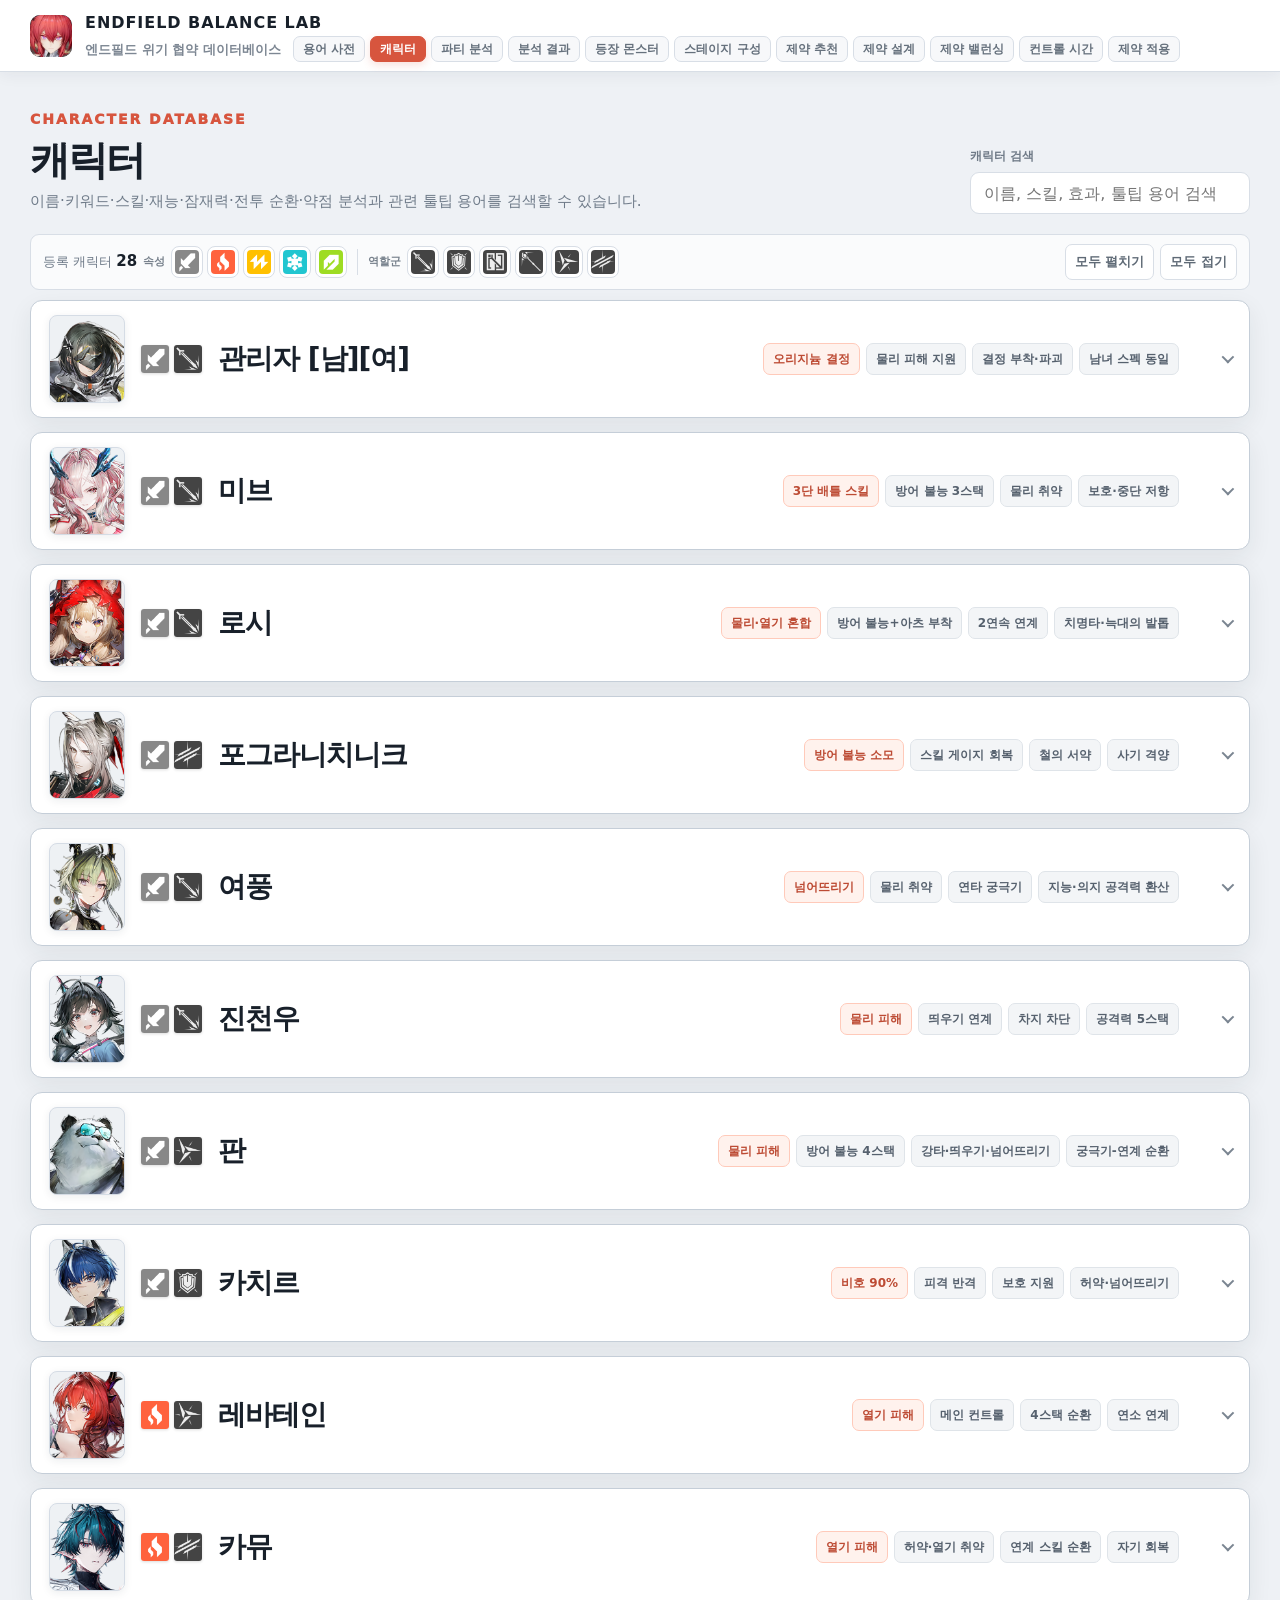
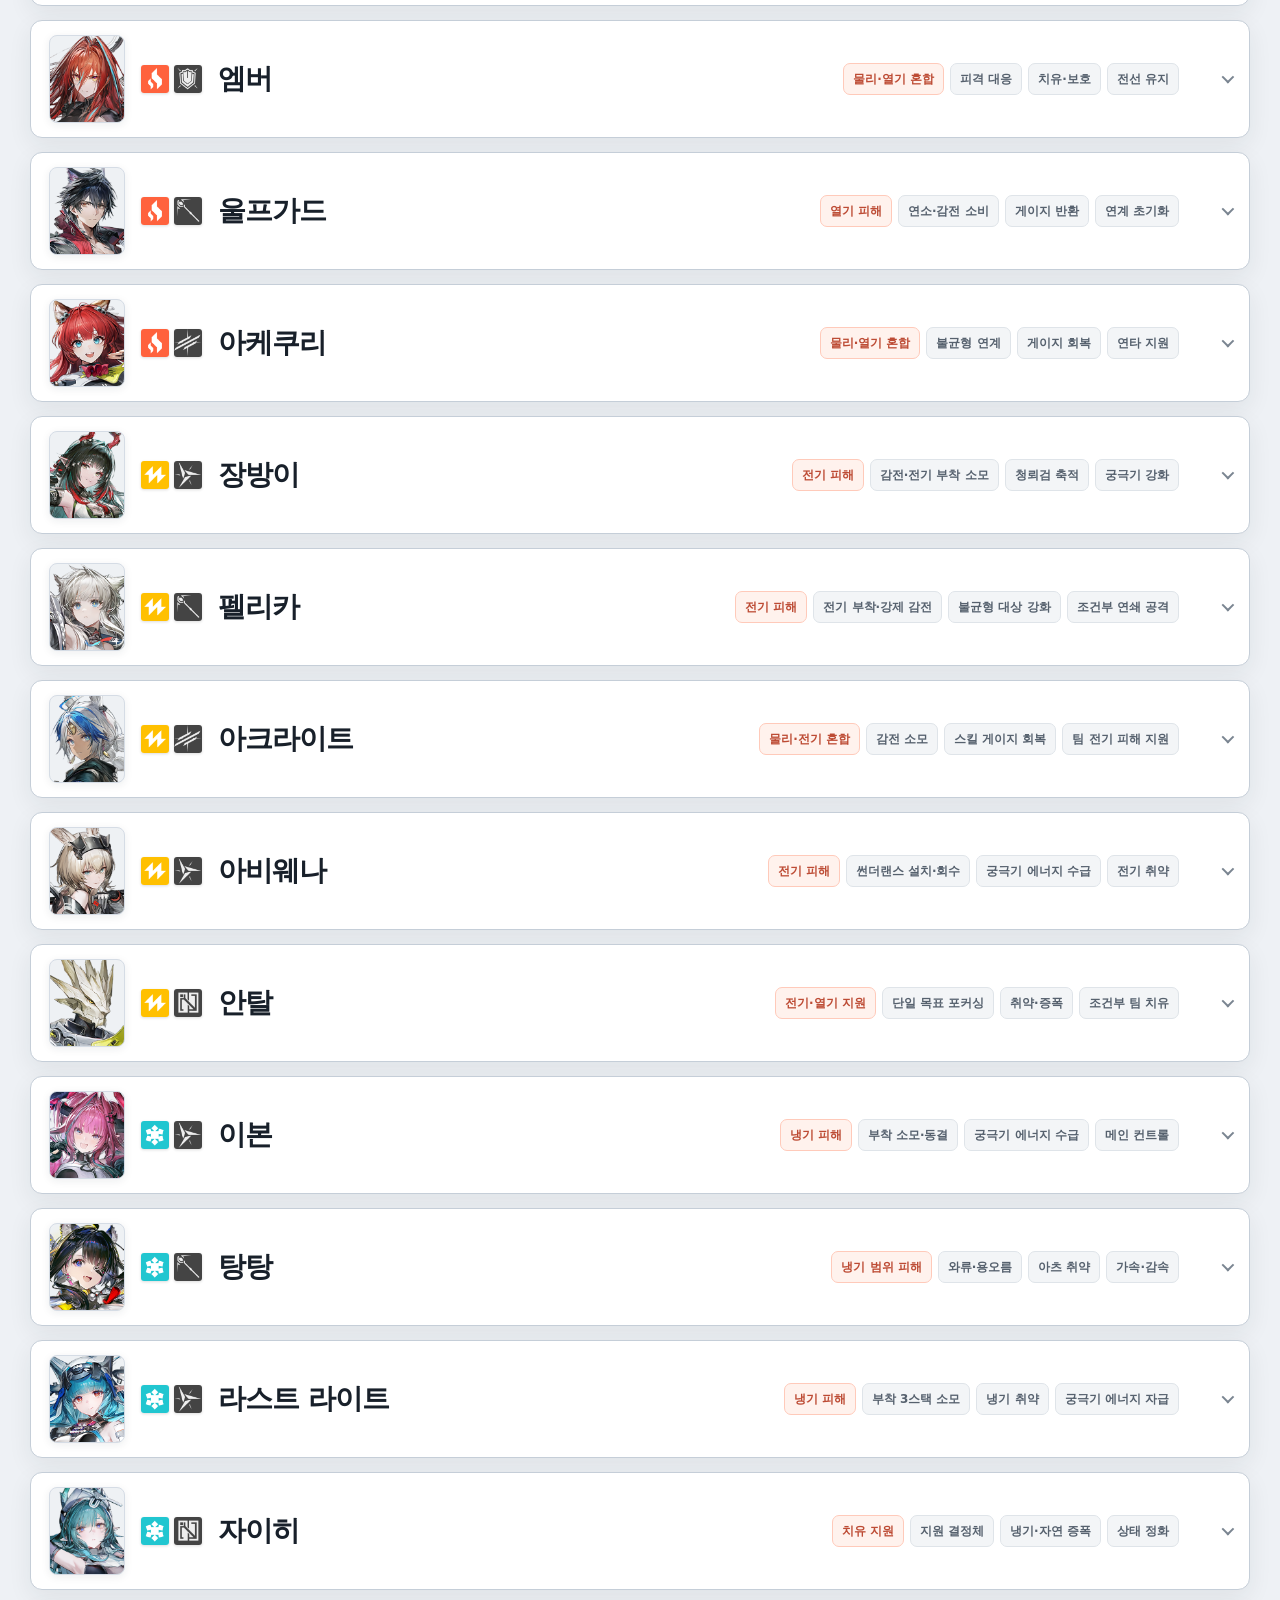
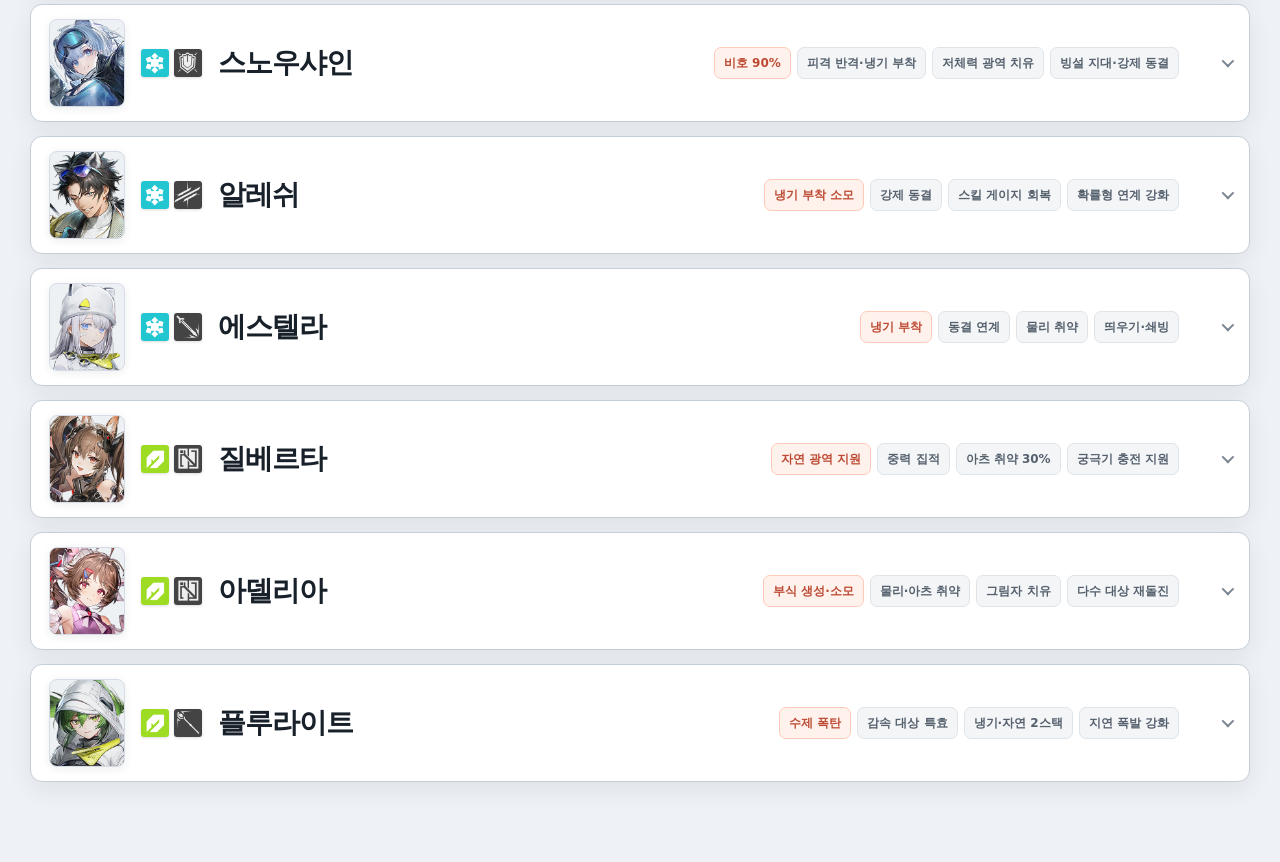
<file: characters.html>
<!doctype html>
<html lang="ko">
<head>
  <meta charset="utf-8">
  <meta name="viewport" content="width=device-width, initial-scale=1">
  <meta name="description" content="캐릭터별 전투 스킬, 재능, 잠재력과 약점 분석을 정리한 Endfield Balance Lab 캐릭터 목록">
  <title>캐릭터 | Endfield Balance Lab</title>
  <link rel="stylesheet" href="styles.css?v=109">
</head>
<body>
  <script src="skport-assets.js?v=59"></script>
  <script src="terms.js?v=59"></script>
  <script src="data.js?v=59"></script>
  <script src="app.js?v=114"></script>
</body>
</html>
</file>
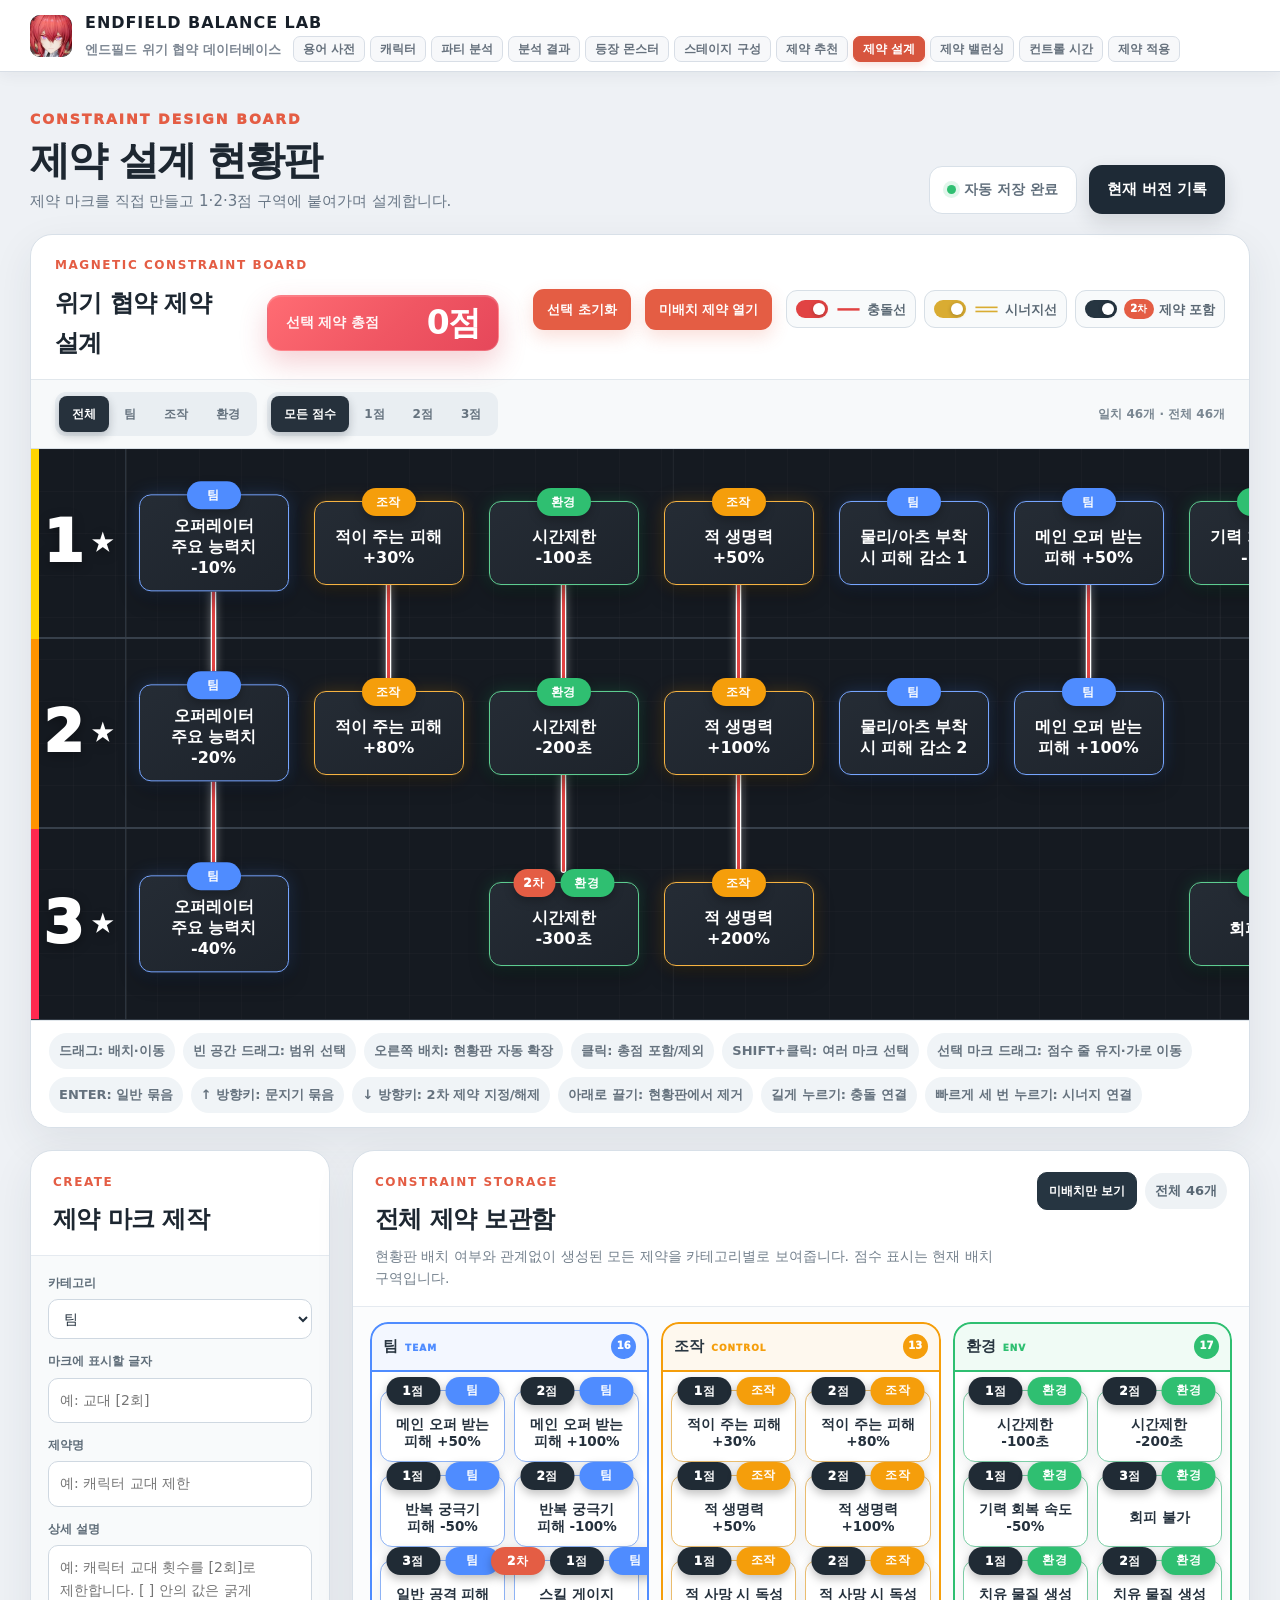
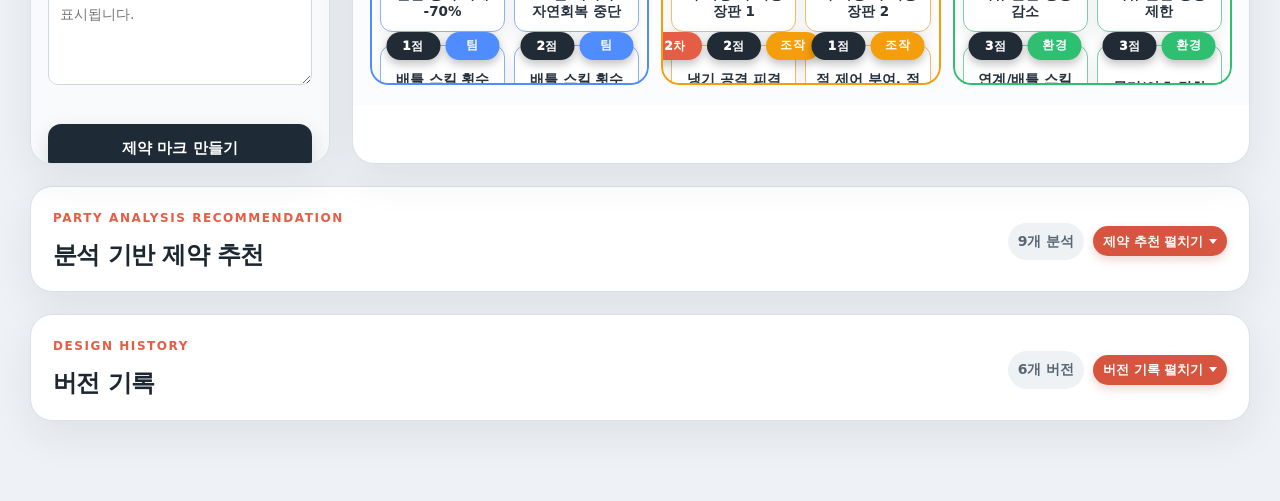
<file: constraint-board.html>
<!doctype html>
<html lang="ko">
<head>
  <meta charset="utf-8">
  <meta name="viewport" content="width=device-width, initial-scale=1">
  <meta name="description" content="제약 마크를 위기 협약 제약 설계 현황판에 배치하고 충돌·시너지 관계와 버전별 설계 기록을 관리하는 Endfield Balance Lab 제약 설계 페이지">
  <title>제약 설계 | Endfield Balance Lab</title>
  <link rel="stylesheet" href="styles.css?v=109">
  <link rel="stylesheet" href="constraint-board.css?v=111">
</head>
<body>
  <header class="app-topbar">
    <div class="brand">
      <a class="brand-mark" href="index.html" aria-label="Endfield Balance Lab 파티 분석 페이지"><img class="site-brand-character" src="assets/lab-brand-character.jpg" alt=""></a>
      <div class="brand-copy">
        <a class="brand-title" href="index.html"><strong>ENDFIELD BALANCE LAB</strong></a>
        <div class="brand-lower">
          <small>엔드필드 위기 협약 데이터베이스</small>
          <nav class="site-nav" aria-label="페이지 전환">
            <a href="glossary.html">용어 사전</a>
            <a href="characters.html">캐릭터</a>
            <a href="index.html">파티 분석</a>
            <a href="results.html">분석 결과</a>
            <a href="monster-patterns/index.html">등장 몬스터</a>
            <a href="dungeon-monsters.html">스테이지 구성</a>
              <a href="constraints.html">제약 추천</a>
              <a href="constraint-board.html" class="active" aria-current="page">제약 설계</a>
              <a href="constraint-balancing/index.html">제약 밸런싱</a>
              <a href="control-time/index.html">컨트롤 시간</a>
              <a href="constraint-application/index.html">제약 적용</a>
          </nav>
        </div>
      </div>
    </div>
  </header>

  <main class="constraint-designer page-shell">
    <header class="designer-heading">
      <div>
        <span>CONSTRAINT DESIGN BOARD</span>
        <h1>제약 설계 현황판</h1>
        <p>제약 마크를 직접 만들고 1·2·3점 구역에 붙여가며 설계합니다.</p>
      </div>
      <div class="designer-heading-actions">
        <div id="autosave-status" class="autosave-status" role="status"><i></i><span>자동 저장 준비</span></div>
        <button id="save-version-button" class="primary-board-action" type="button">현재 버전 기록</button>
      </div>
    </header>

    <section class="board-card" aria-labelledby="board-title">
      <div class="board-card-heading">
        <div class="board-title-block"><small>MAGNETIC CONSTRAINT BOARD</small><div class="board-title-line"><h2 id="board-title">위기 협약 제약 설계</h2><div id="score-selection-total" class="score-selection-total" title="현황판의 제약 마크를 더블클릭하면 선택 제약 총점에 포함됩니다."><span>선택 제약 총점</span><strong id="score-selection-value">0점</strong></div></div></div>
        <div class="board-heading-tools">
          <button id="reset-selection-button" class="board-place-button" type="button" title="현황판에서 선택한 제약을 모두 선택 해제합니다.">선택 초기화</button>
          <button id="open-placement-modal" class="board-place-button" type="button" aria-controls="placement-drawer" aria-expanded="false">미배치 제약 열기</button>
          <div class="relation-visibility" aria-label="관계선 표시 설정">
            <label class="relation-switch conflict-switch"><input id="toggle-conflict-lines" type="checkbox" checked><span></span><b><i class="legend-line conflict"></i>충돌선</b></label>
            <label class="relation-switch synergy-switch"><input id="toggle-synergy-lines" type="checkbox" checked><span></span><b><i class="legend-line synergy"></i>시너지선</b></label>
            <label class="relation-switch second-phase-switch"><input id="toggle-second-phase" type="checkbox" checked><span></span><b><i class="second-phase-legend">2차</i><em id="second-phase-toggle-label">제약 포함</em></b></label>
          </div>
        </div>
      </div>
      <div class="board-filter-bar" aria-label="현황판 제약 표시 필터">
        <div class="board-filter-group" role="group" aria-label="카테고리 필터">
          <button type="button" class="active" data-board-category-filter="all" aria-pressed="true">전체</button>
          <button type="button" data-board-category-filter="팀" aria-pressed="false">팀</button>
          <button type="button" data-board-category-filter="조작" aria-pressed="false">조작</button>
          <button type="button" data-board-category-filter="환경" aria-pressed="false">환경</button>
        </div>
        <div class="board-filter-group board-score-filter-group" role="group" aria-label="점수 필터">
          <button type="button" class="active" data-board-score-filter="all" aria-pressed="true">모든 점수</button>
          <button type="button" data-board-score-filter="1" aria-pressed="false">1점</button>
          <button type="button" data-board-score-filter="2" aria-pressed="false">2점</button>
          <button type="button" data-board-score-filter="3" aria-pressed="false">3점</button>
        </div>
        <span id="board-filter-count" class="board-filter-count" aria-live="polite">표시 0개</span>
      </div>
      <div id="constraint-board-scroll" class="constraint-board-scroll">
        <div id="constraint-board" class="constraint-board" aria-label="제약 마크 배치 현황판">
          <svg id="relation-layer" class="relation-layer" aria-label="제약 관계선"></svg>
          <div id="selection-marquee" class="selection-marquee" aria-hidden="true" hidden></div>
          <section class="score-row score-row-1" data-tier="1" aria-label="1점 제약 구역"><strong class="score-label">1<small>★</small></strong><div class="tier-dropzone" data-tier="1"></div></section>
          <section class="score-row score-row-2" data-tier="2" aria-label="2점 제약 구역"><strong class="score-label">2<small>★</small></strong><div class="tier-dropzone" data-tier="2"></div></section>
          <section class="score-row score-row-3" data-tier="3" aria-label="3점 제약 구역"><strong class="score-label">3<small>★</small></strong><div class="tier-dropzone" data-tier="3"></div></section>
        </div>
      </div>
      <div id="board-drop-hint" class="board-instruction">
        <span>드래그: 배치·이동</span><span>빈 공간 드래그: 범위 선택</span><span>오른쪽 배치: 현황판 자동 확장</span><span>클릭: 총점 포함/제외</span><span>SHIFT+클릭: 여러 마크 선택</span><span>선택 마크 드래그: 점수 줄 유지·가로 이동</span><span>ENTER: 일반 묶음</span><span>↑ 방향키: 문지기 묶음</span><span>↓ 방향키: 2차 제약 지정/해제</span><span>아래로 끌기: 현황판에서 제거</span><span>길게 누르기: 충돌 연결</span><span>빠르게 세 번 누르기: 시너지 연결</span><strong id="marker-selection-status" class="marker-selection-status" aria-live="polite" hidden>선택 없음</strong>
      </div>
    </section>

    <div class="marker-management-grid">
      <section class="work-panel marker-create-panel" aria-labelledby="marker-work-title">
        <header class="work-panel-heading"><div><small>CREATE</small><h2 id="marker-work-title">제약 마크 제작</h2></div></header>
        <form id="marker-create-form" class="marker-form compact-marker-form">
          <label><span>카테고리</span><select id="marker-category" required><option value="팀">팀</option><option value="조작">조작</option><option value="환경">환경</option></select></label>
          <label><span>마크에 표시할 글자</span><input id="marker-label" maxlength="18" required placeholder="예: 교대 [2회]"></label>
          <label><span>제약명</span><input id="marker-title" maxlength="48" required placeholder="예: 캐릭터 교대 제한"></label>
          <label><span>상세 설명</span><textarea id="marker-description" rows="5" required placeholder="예: 캐릭터 교대 횟수를 [2회]로 제한합니다. [ ] 안의 값은 굵게 표시됩니다."></textarea></label>
          <button type="submit" class="create-marker-button">제약 마크 만들기</button>
        </form>
      </section>

      <section class="work-panel marker-tray-panel" aria-labelledby="marker-tray-title">
        <header class="work-panel-heading"><div><small>CONSTRAINT STORAGE</small><h2 id="marker-tray-title">미배치 제약 보관함</h2><p id="marker-tray-description">좌측에서 만든 미배치 제약이 카테고리별로 정리됩니다. 전체 제약 보기로 배치 여부와 관계없이 모두 확인할 수 있습니다.</p></div><div class="tray-heading-actions"><button id="toggle-tray-view" class="tray-view-toggle" type="button" aria-pressed="false">전체 제약 보기</button><span id="tray-count" class="panel-count">0개</span></div></header>
        <div id="marker-tray" class="marker-tray-categories" aria-label="카테고리별 미배치 제약 마크"></div>
      </section>
    </div>

    <section class="work-panel recommendation-work-panel full-width-panel collapsible-work-panel is-collapsed" aria-labelledby="recommendation-title">
      <header class="work-panel-heading collapsible-panel-heading">
        <div><small>PARTY ANALYSIS RECOMMENDATION</small><h2 id="recommendation-title">분석 기반 제약 추천</h2></div>
        <div class="panel-heading-actions"><span id="analysis-count" class="panel-count">0개 분석</span><button class="panel-collapse-toggle" type="button" data-collapse-panel="recommendation-panel-content" data-collapse-label="제약 추천" aria-expanded="false" aria-controls="recommendation-panel-content"><span>제약 추천 펼치기</span><i aria-hidden="true"></i></button></div>
      </header>
      <div id="recommendation-panel-content" class="collapsible-panel-content" hidden>
        <div class="recommendation-toolbar">
          <label class="board-search"><span>⌕</span><input id="recommendation-search" type="search" placeholder="제약명·내용·근거 검색"></label>
          <div id="recommendation-filters" class="recommendation-filters" role="group" aria-label="추천 제약 카테고리 필터">
            <button type="button" class="active" data-category="all">전체</button><button type="button" data-category="팀">팀</button><button type="button" data-category="조작">조작</button><button type="button" data-category="환경">환경</button>
          </div>
        </div>
        <div id="recommendation-list" class="recommendation-list"></div>
      </div>
    </section>

    <section class="work-panel version-panel collapsible-work-panel is-collapsed" aria-labelledby="version-title">
      <header class="work-panel-heading collapsible-panel-heading">
        <div><small>DESIGN HISTORY</small><h2 id="version-title">버전 기록</h2></div>
        <div class="panel-heading-actions"><span id="version-count" class="panel-count">0개 버전</span><button class="panel-collapse-toggle" type="button" data-collapse-panel="version-panel-content" data-collapse-label="버전 기록" aria-expanded="false" aria-controls="version-panel-content"><span>버전 기록 펼치기</span><i aria-hidden="true"></i></button></div>
      </header>
      <div id="version-panel-content" class="collapsible-panel-content" hidden><div id="version-list" class="version-list"></div></div>
    </section>
  </main>

  <div id="marker-tooltip" class="marker-tooltip" role="tooltip" hidden></div>
  <div id="relation-menu" class="relation-menu" hidden><strong id="relation-menu-title"></strong><button id="remove-relation-button" type="button">관계 해제</button></div>
  <div id="toast" class="board-toast" role="status" hidden></div>

  <div id="modal-backdrop" class="board-modal-backdrop" hidden></div>

  <aside id="placement-drawer" class="placement-drawer" role="dialog" aria-modal="false" aria-labelledby="placement-title" hidden>
    <header><div class="placement-heading-copy"><small>UNPLACED CONSTRAINTS</small><div class="placement-title-row"><h2 id="placement-title">미배치 제약 보관함</h2><button id="placement-drag-handle" class="placement-drag-handle" type="button" aria-label="미배치 제약 보관함 이동" title="잡고 드래그하여 창 이동"><span aria-hidden="true">⋮⋮</span></button></div><p>마크를 현황판의 1·2·3점 구역으로 직접 끌어 놓거나 점수 버튼으로 빠르게 배치하세요.</p></div><button type="button" data-close-placement-drawer aria-label="미배치 제약 보관함 닫기">×</button></header>
    <div class="placement-drawer-body">
      <div id="placement-marker-list" class="placement-marker-list"></div>
    </div>
  </aside>

  <section id="marker-edit-modal" class="board-modal" role="dialog" aria-modal="true" aria-labelledby="marker-edit-title" hidden>
    <header><div><small>EDIT CONSTRAINT</small><h2 id="marker-edit-title">제약 마크 수정</h2></div><button type="button" data-close-modal aria-label="닫기">×</button></header>
    <form id="marker-edit-form" class="marker-form modal-form">
      <input id="edit-marker-id" type="hidden">
      <label><span>카테고리</span><select id="edit-marker-category" required><option value="팀">팀</option><option value="조작">조작</option><option value="환경">환경</option></select></label>
      <label><span>마크에 표시할 글자</span><input id="edit-marker-label" maxlength="18" required></label>
      <label><span>제약명</span><input id="edit-marker-title" maxlength="48" required></label>
      <label class="marker-form-wide"><span>상세 설명</span><textarea id="edit-marker-description" rows="5" required></textarea></label>
      <div class="modal-actions marker-edit-actions"><button id="delete-marker-button" type="button" class="danger-button">제약 완전 삭제</button><span></span><button type="button" data-close-modal class="secondary-button">취소</button><button type="submit" class="primary-board-action">수정 저장</button></div>
    </form>
  </section>

  <section id="version-save-modal" class="board-modal compact-modal" role="dialog" aria-modal="true" aria-labelledby="version-save-title" hidden>
    <header><div><small>SAVE SNAPSHOT</small><h2 id="version-save-title">현재 버전 기록</h2></div><button type="button" data-close-modal aria-label="닫기">×</button></header>
    <form id="version-save-form" class="version-save-form">
      <label><span>버전 이름</span><input id="version-name" maxlength="36" required placeholder="예: v1.0 최초 설계"></label>
      <label><span>변경 메모</span><textarea id="version-memo" rows="4" placeholder="이번 버전에서 고민하거나 바꾼 내용을 기록하세요."></textarea></label>
      <div class="modal-actions"><button type="button" data-close-modal class="secondary-button">취소</button><button type="submit" class="primary-board-action">버전 저장</button></div>
    </form>
  </section>

  <section id="preview-modal" class="board-modal wide-modal" role="dialog" aria-modal="true" aria-labelledby="preview-title" hidden>
    <header><div><small>VERSION PREVIEW</small><h2 id="preview-title">버전 미리보기</h2></div><button type="button" data-close-modal aria-label="닫기">×</button></header>
    <div id="preview-content" class="preview-content"></div>
  </section>

  <section id="compare-modal" class="board-modal wide-modal" role="dialog" aria-modal="true" aria-labelledby="compare-title" hidden>
    <header><div><small>VERSION COMPARISON</small><h2 id="compare-title">버전 비교</h2></div><button type="button" data-close-modal aria-label="닫기">×</button></header>
    <div id="compare-content" class="compare-content"></div>
  </section>

  <script src="saved-analyses.js?v=64"></script>
  <script src="analysis-store.js?v=63"></script>
  <script src="constraint-data.js?v=74"></script>
  <script src="constraint-board-default-versions.js?v=130"></script>
  <script src="constraint-board.js?v=128"></script>
</body>
</html>
</file>
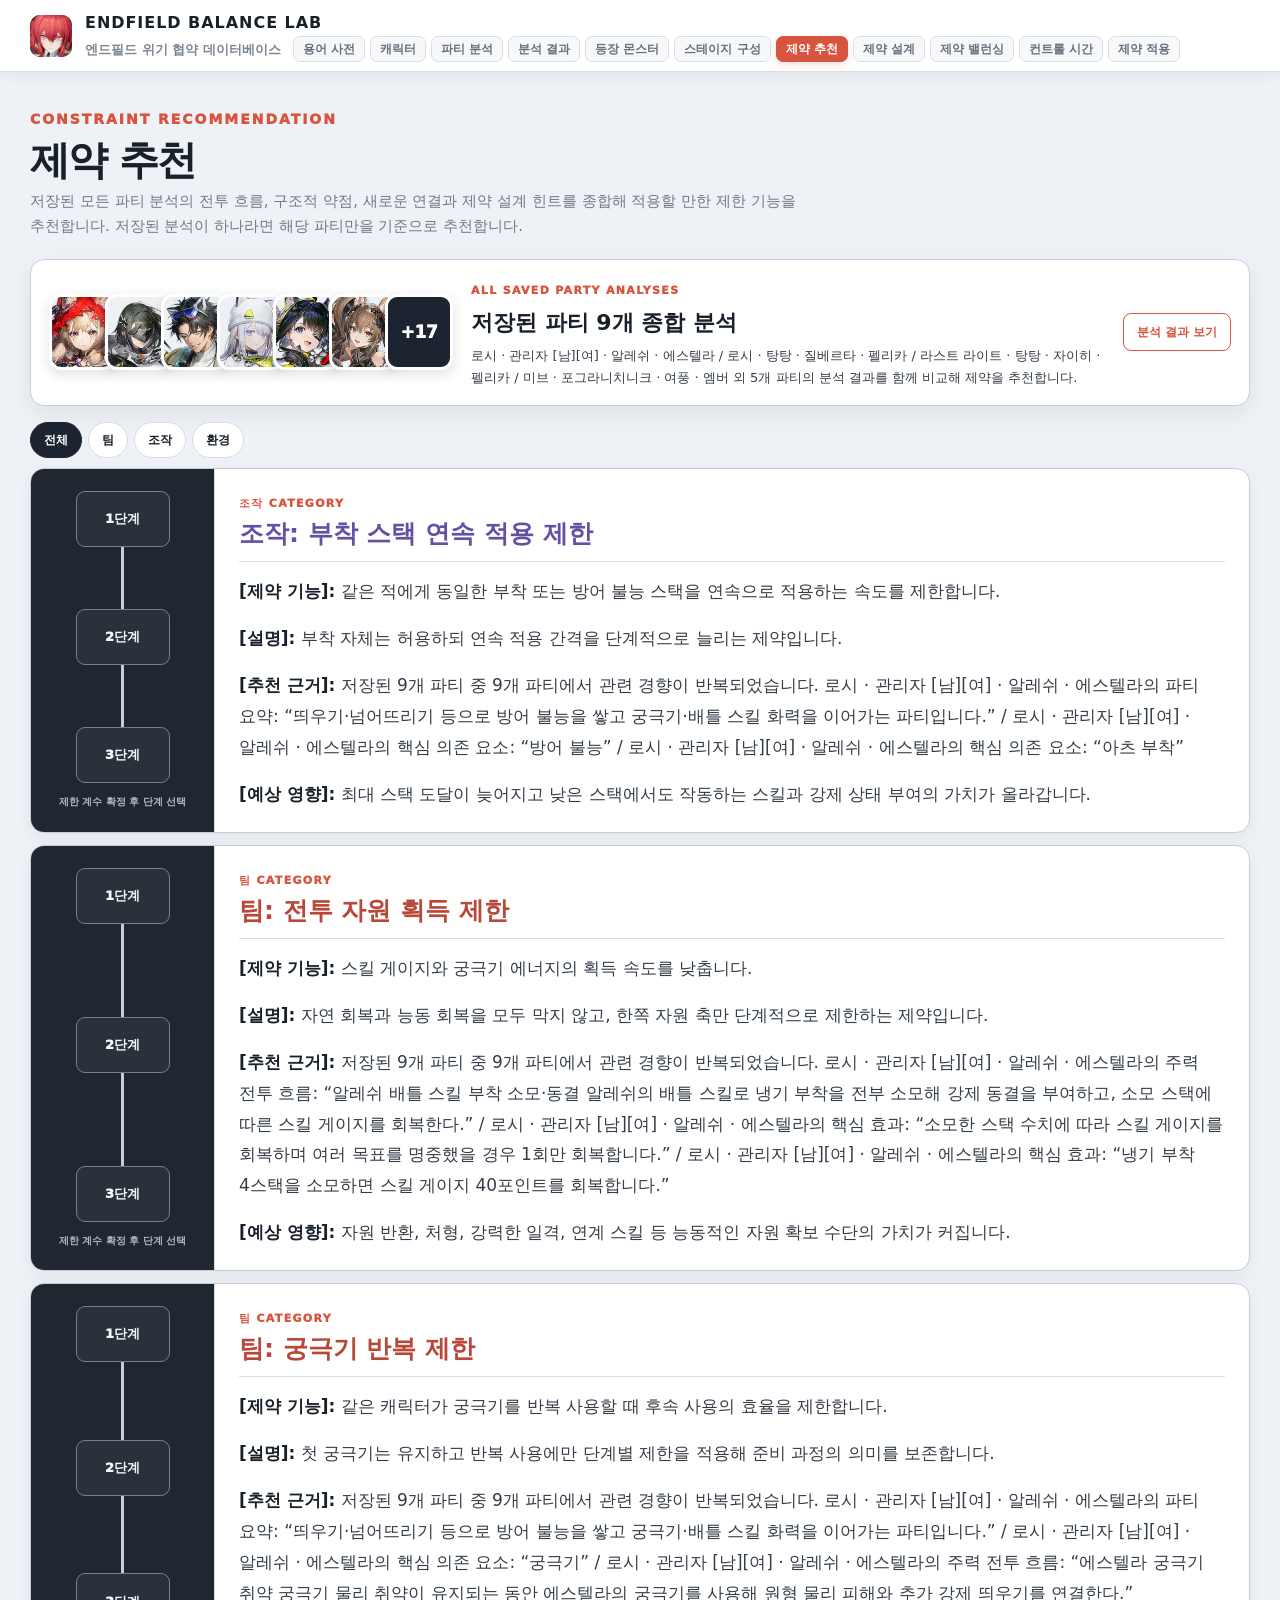
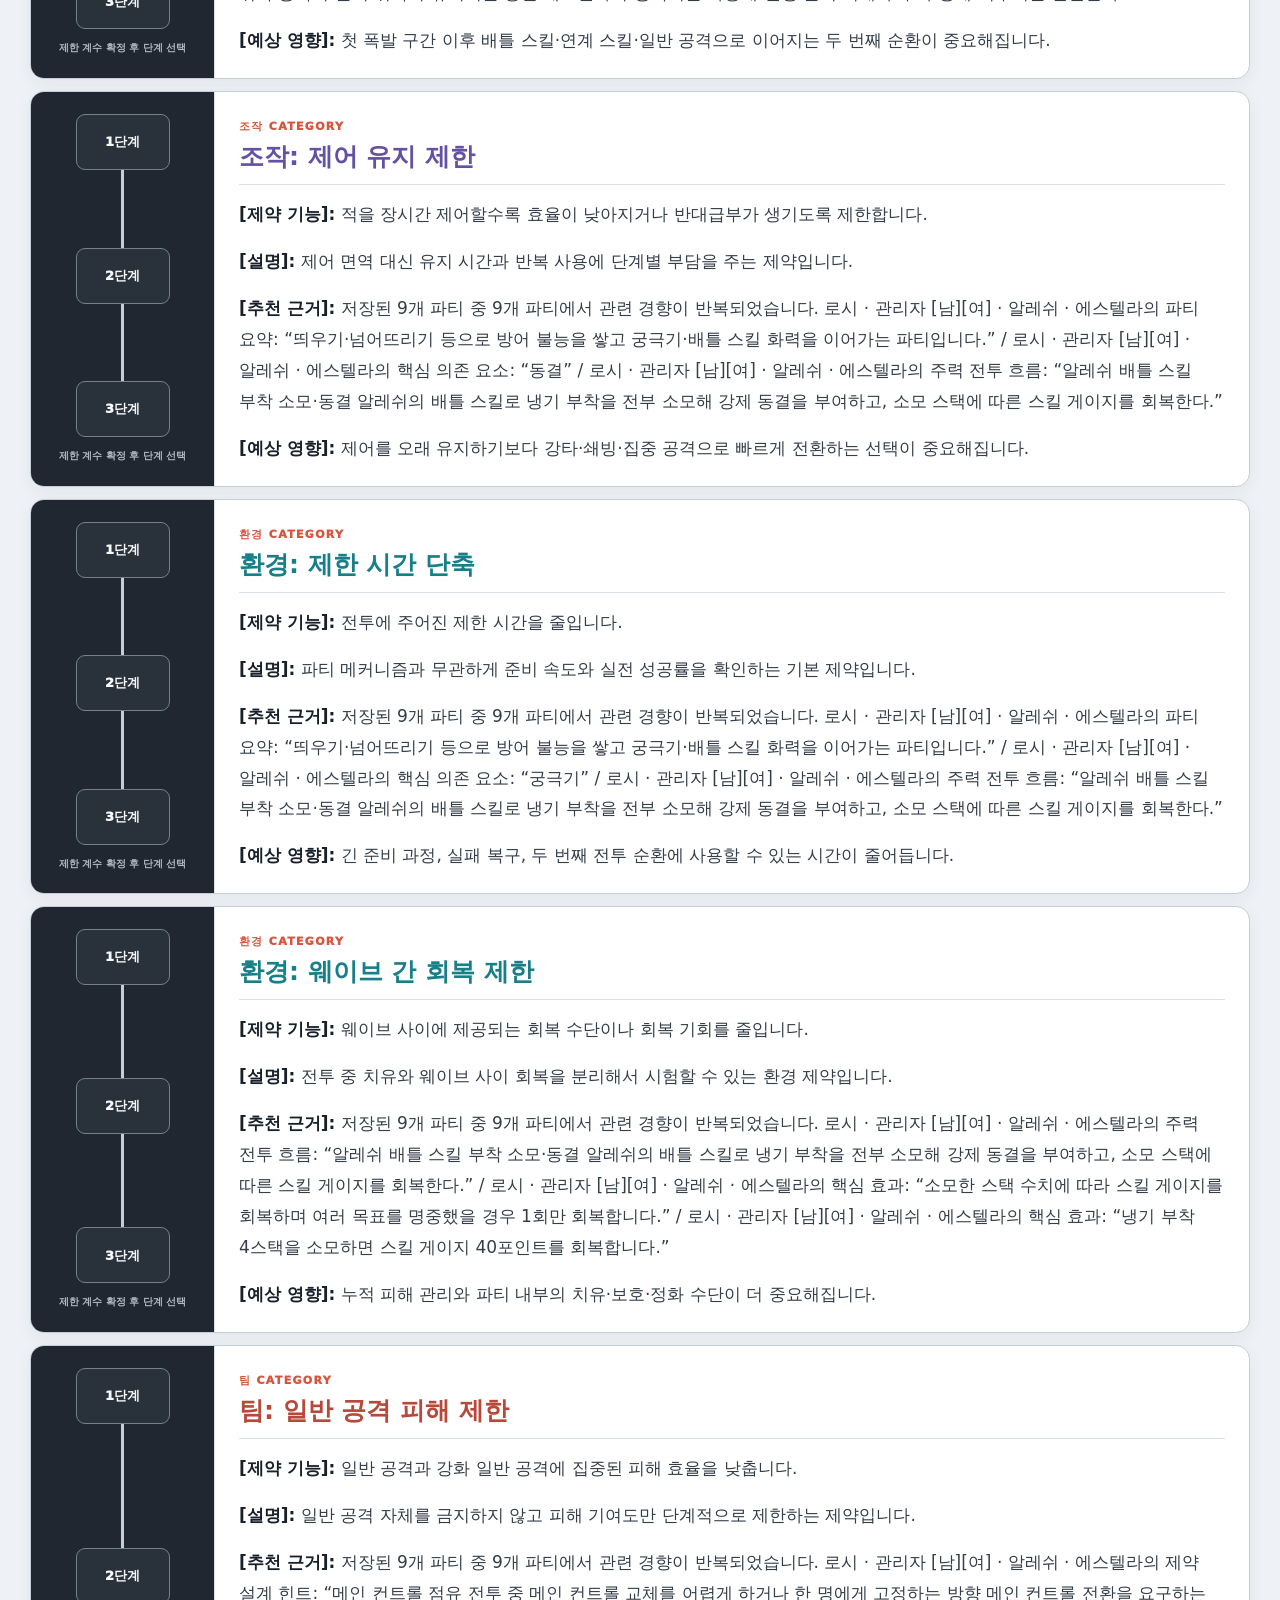
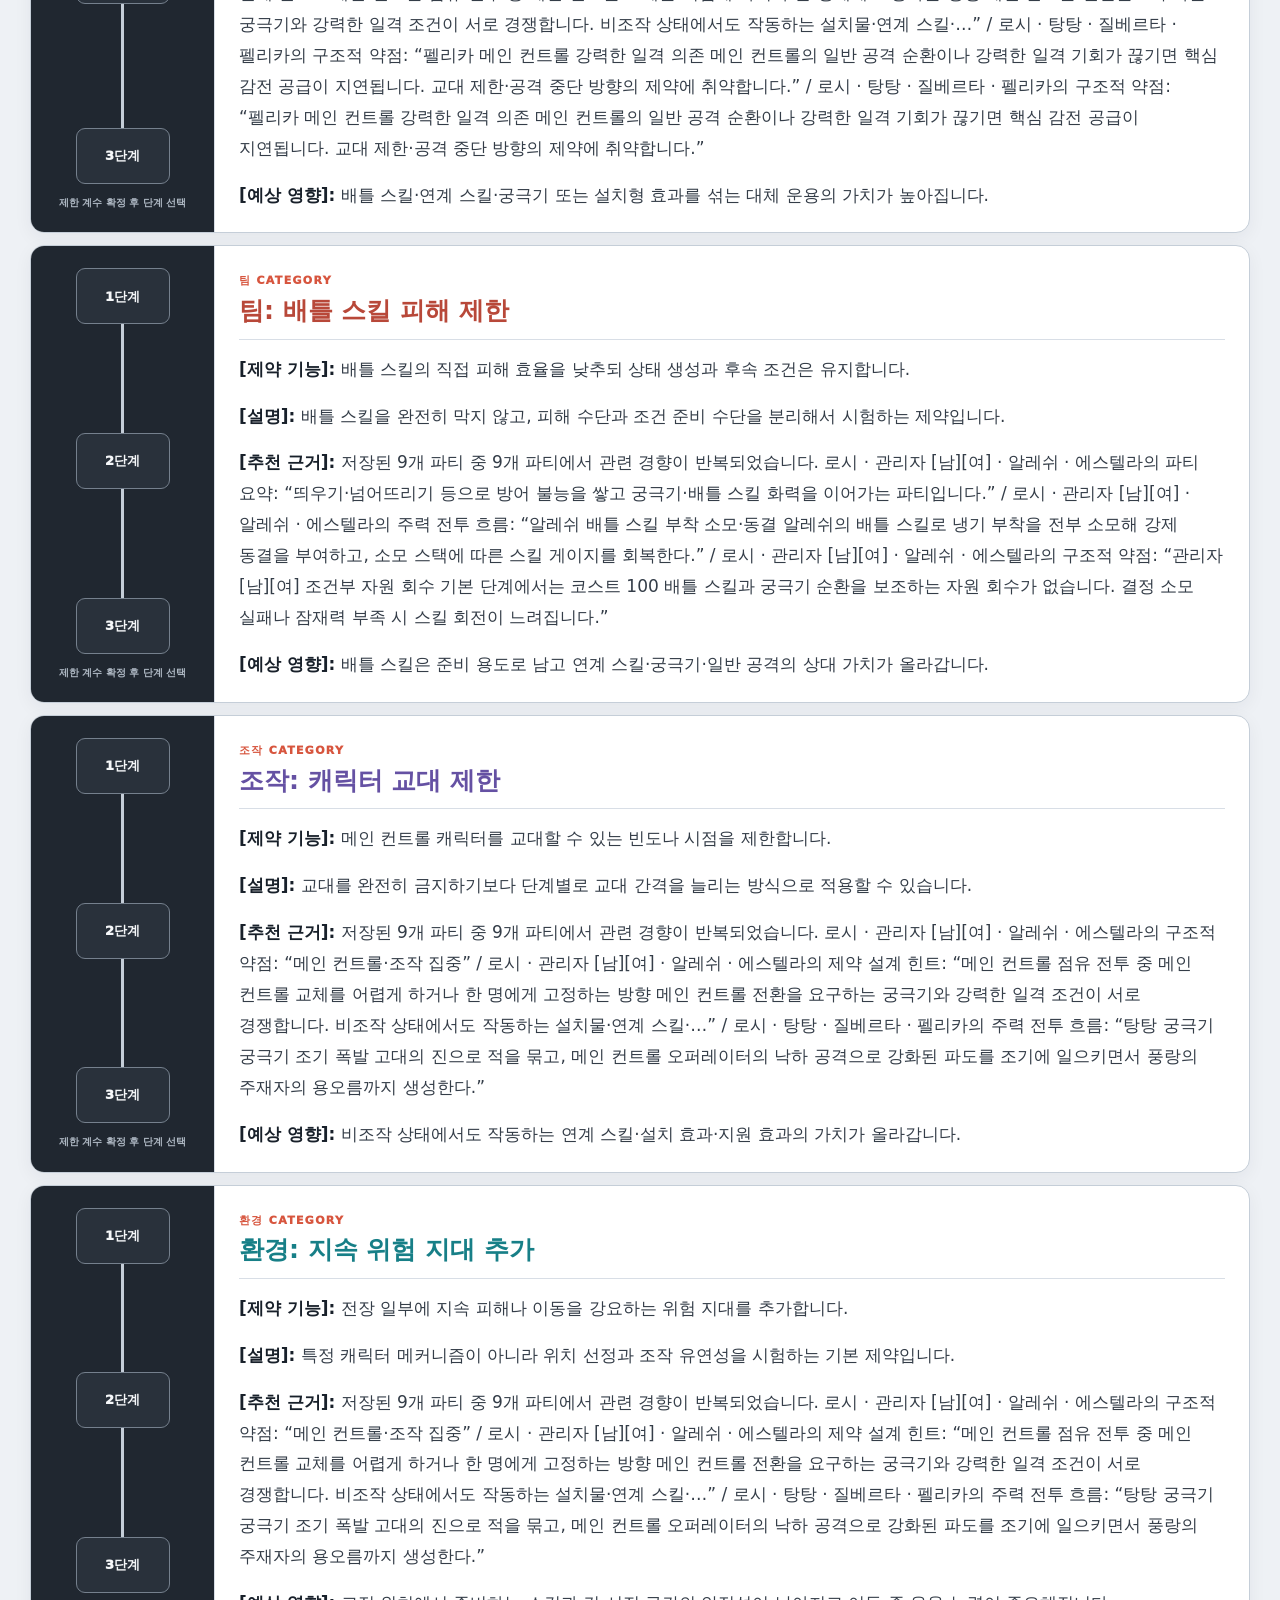
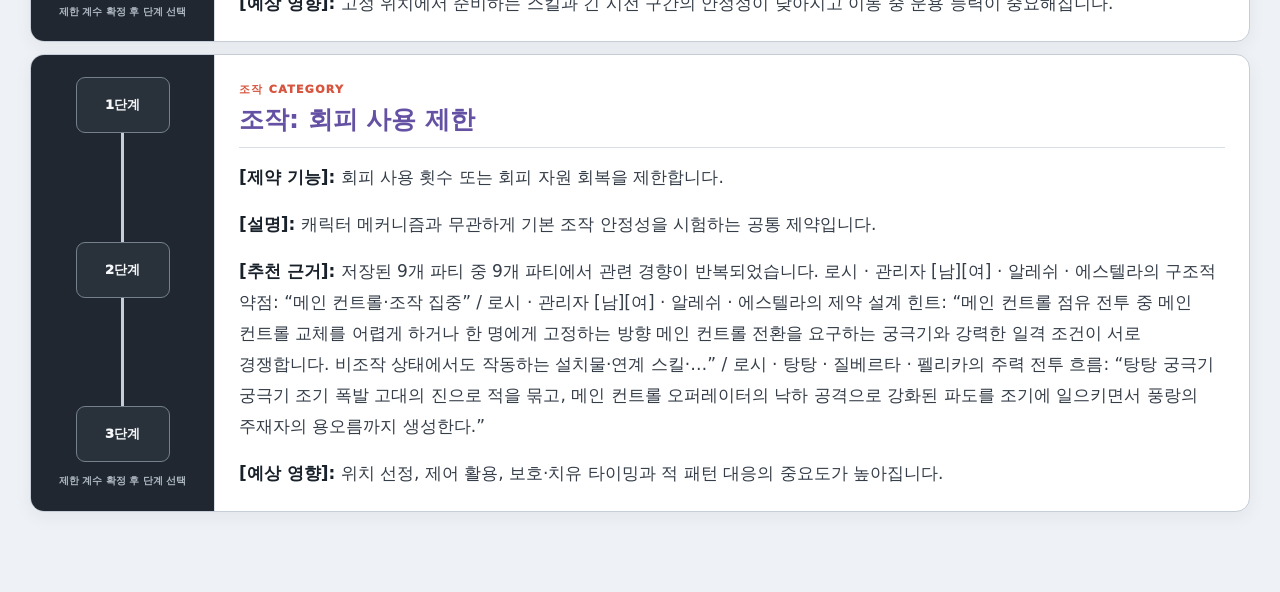
<file: constraints.html>
<!doctype html>
<html lang="ko">
<head>
  <meta charset="utf-8">
  <meta name="viewport" content="width=device-width, initial-scale=1">
  <meta name="description" content="저장된 파티 분석을 근거로 팀·조작·환경 제약을 추천하는 Endfield Balance Lab 제약 추천 페이지">
  <title>제약 추천 | Endfield Balance Lab</title>
  <link rel="stylesheet" href="styles.css?v=109">
</head>
<body>
  <script src="skport-assets.js?v=59"></script>
  <script src="data.js?v=59"></script>
  <script src="saved-analyses.js?v=64"></script>
  <script src="analysis-store.js?v=63"></script>
  <script src="constraint-data.js?v=74"></script>
  <script src="constraints.js?v=114"></script>
</body>
</html>
</file>
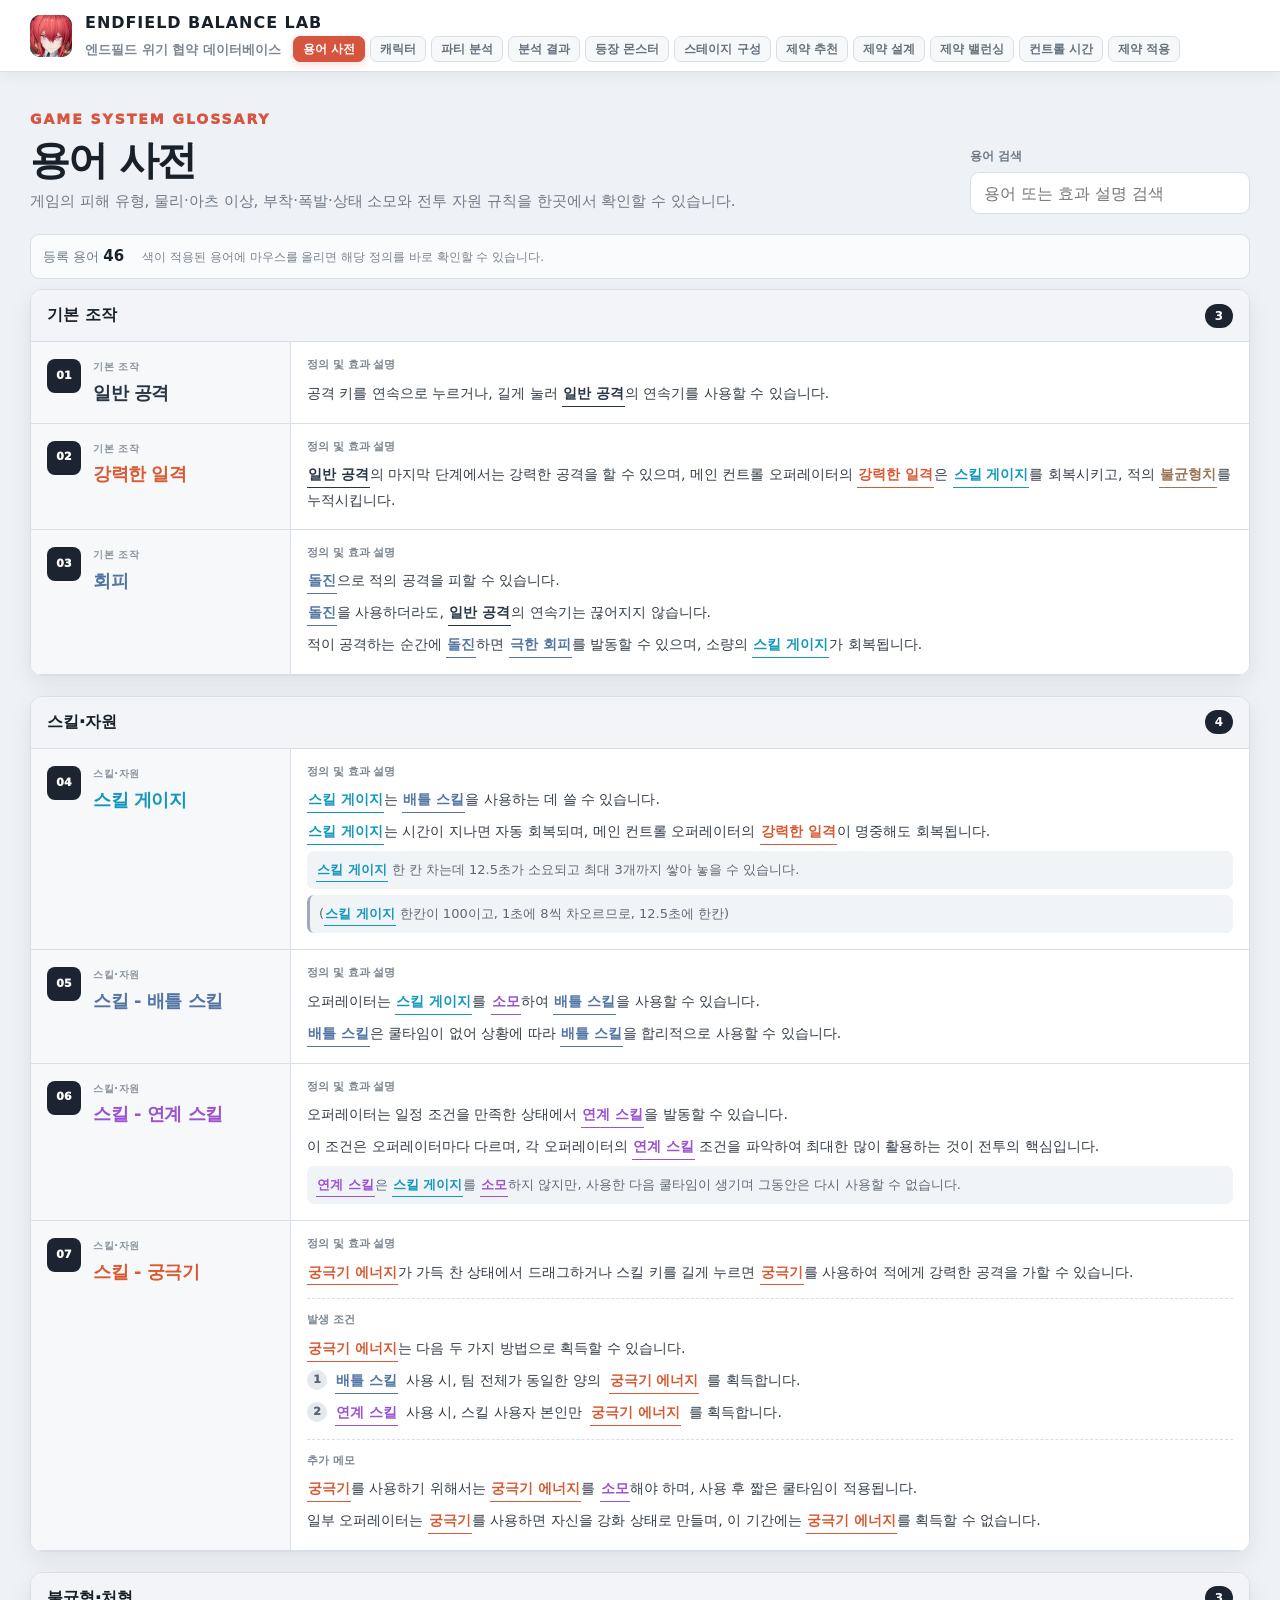
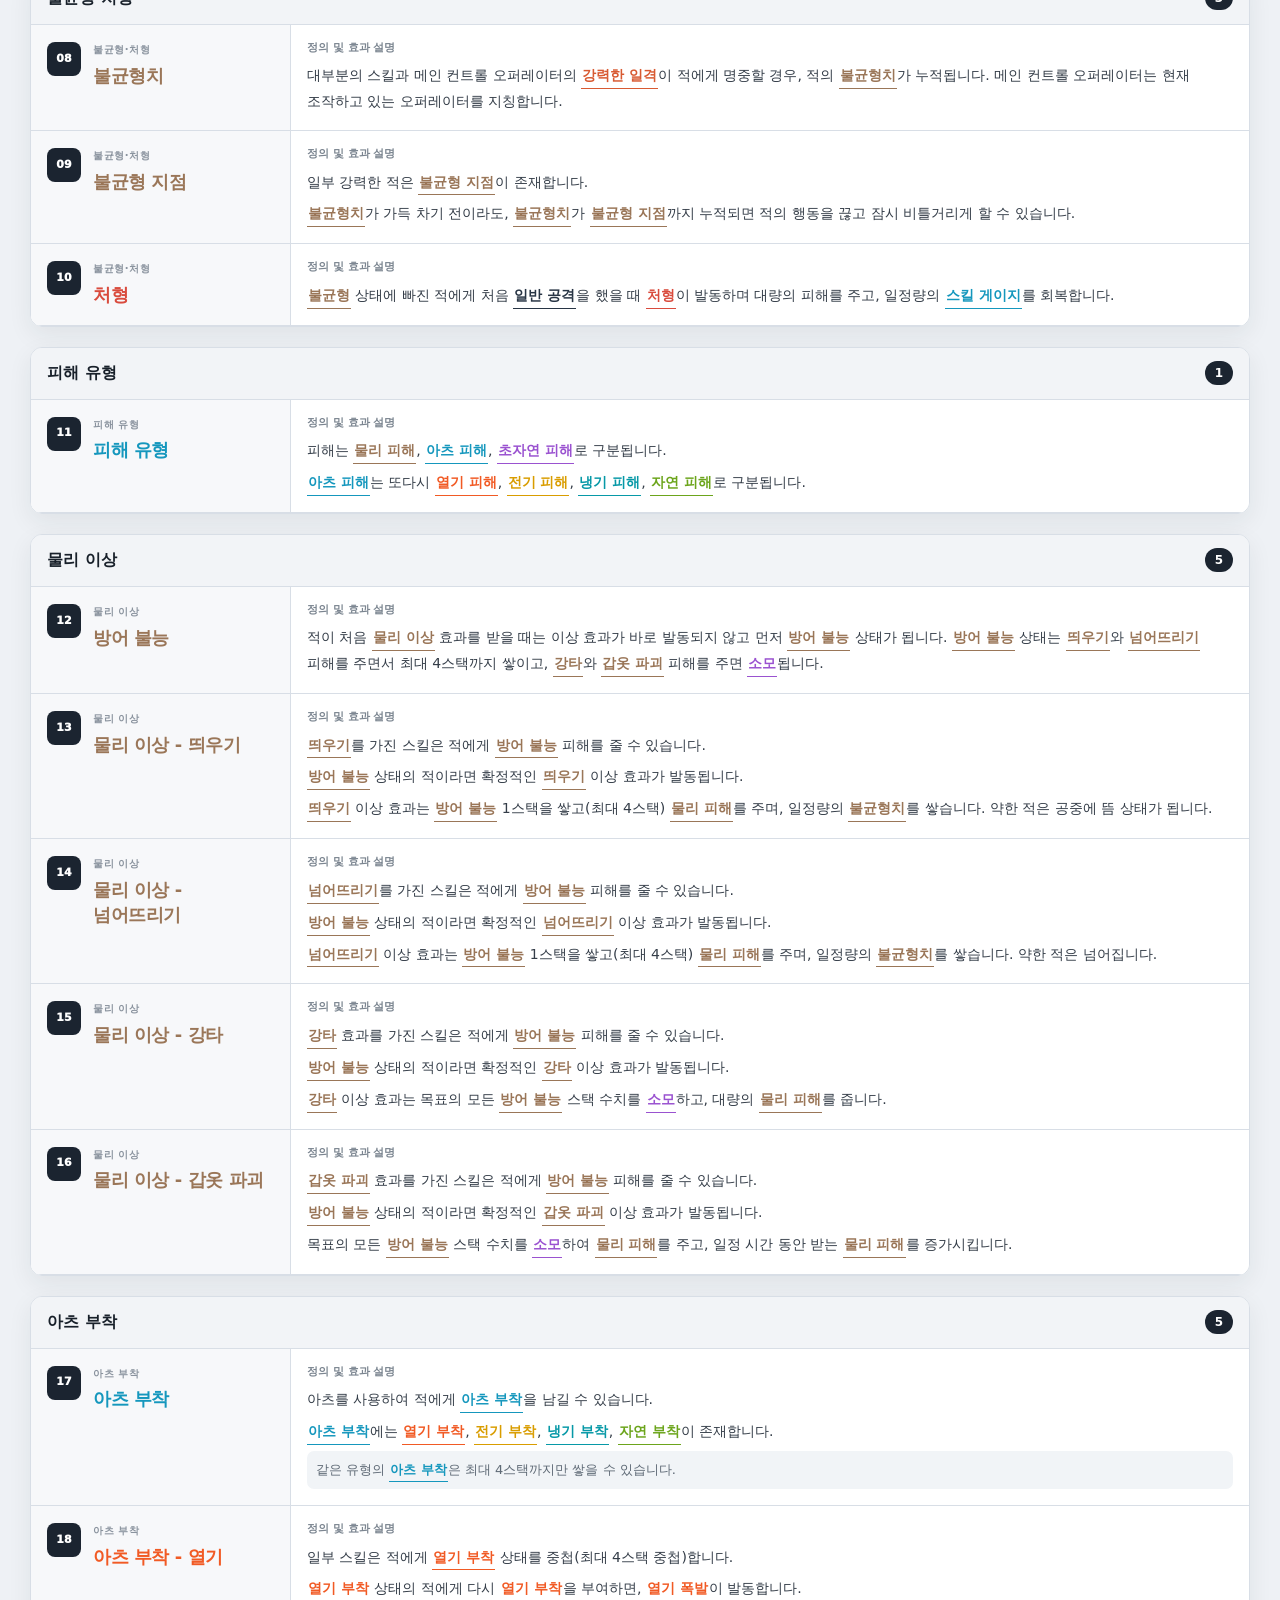
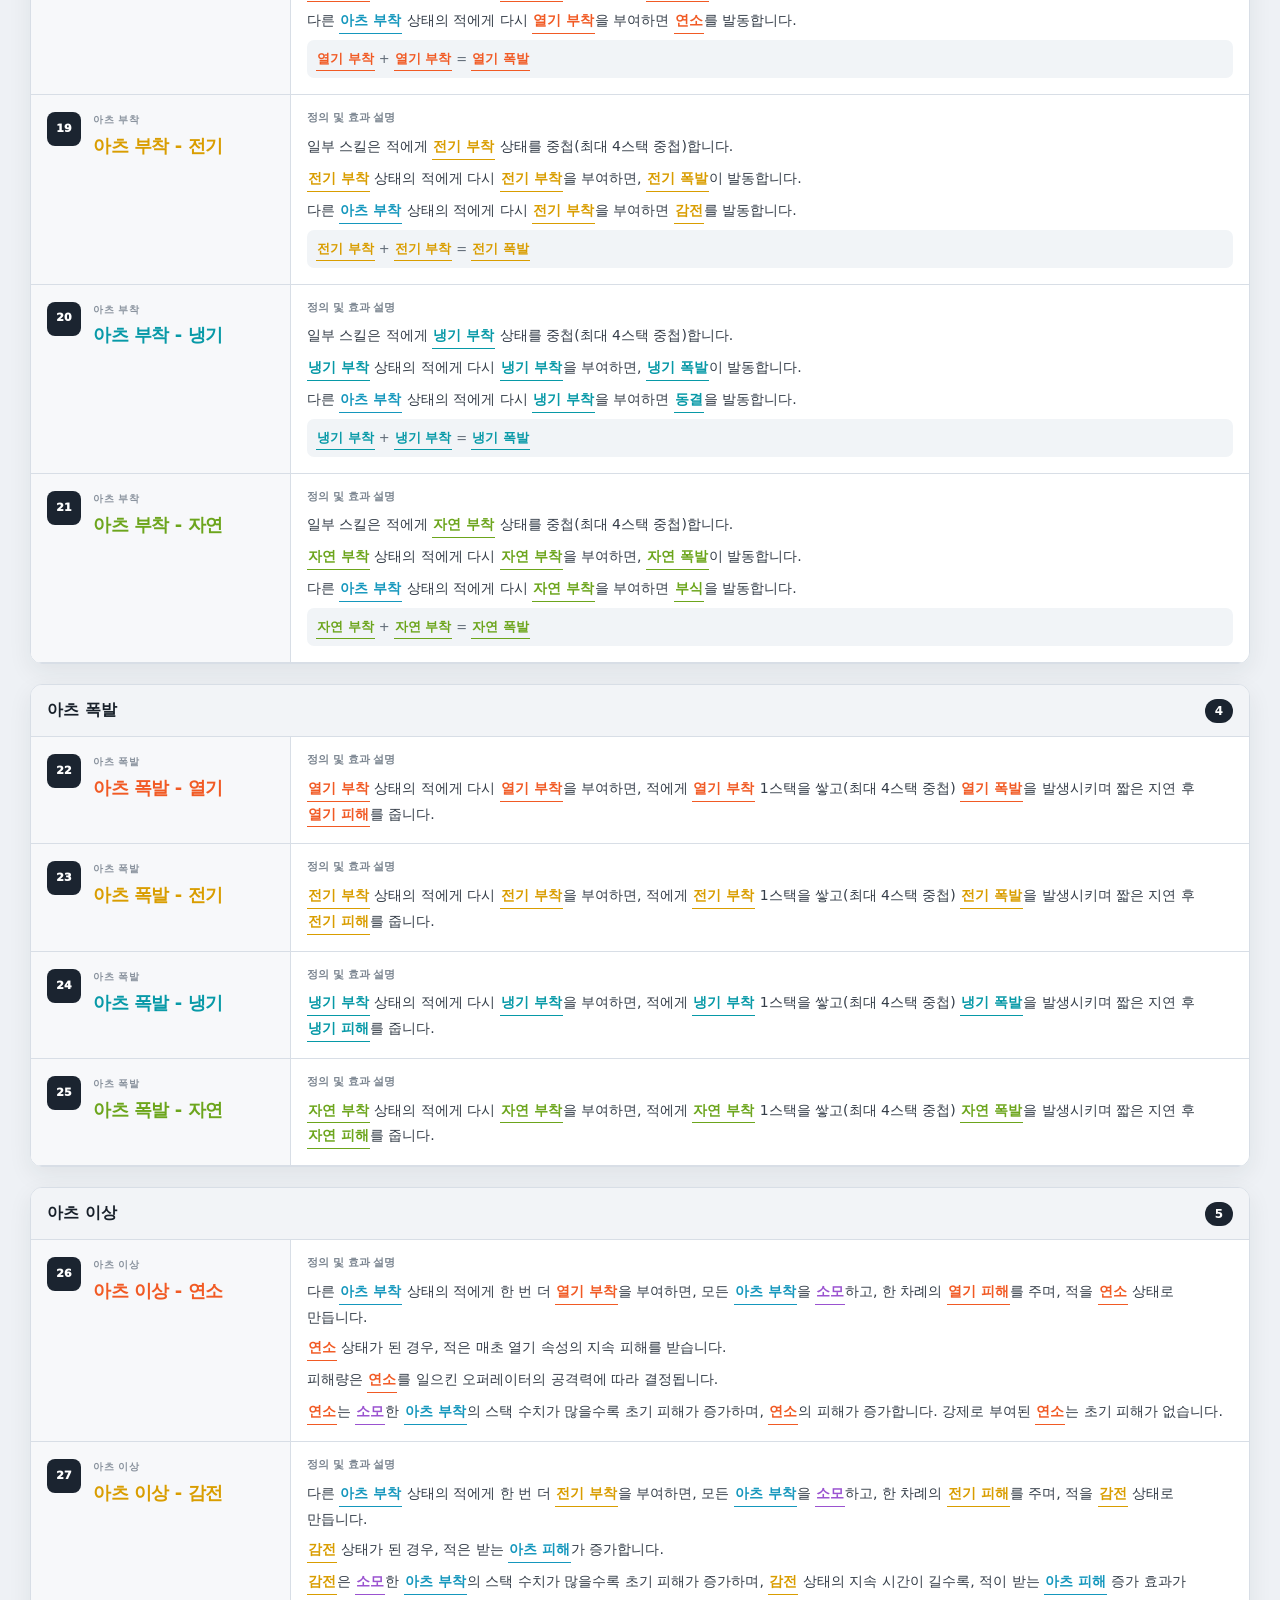
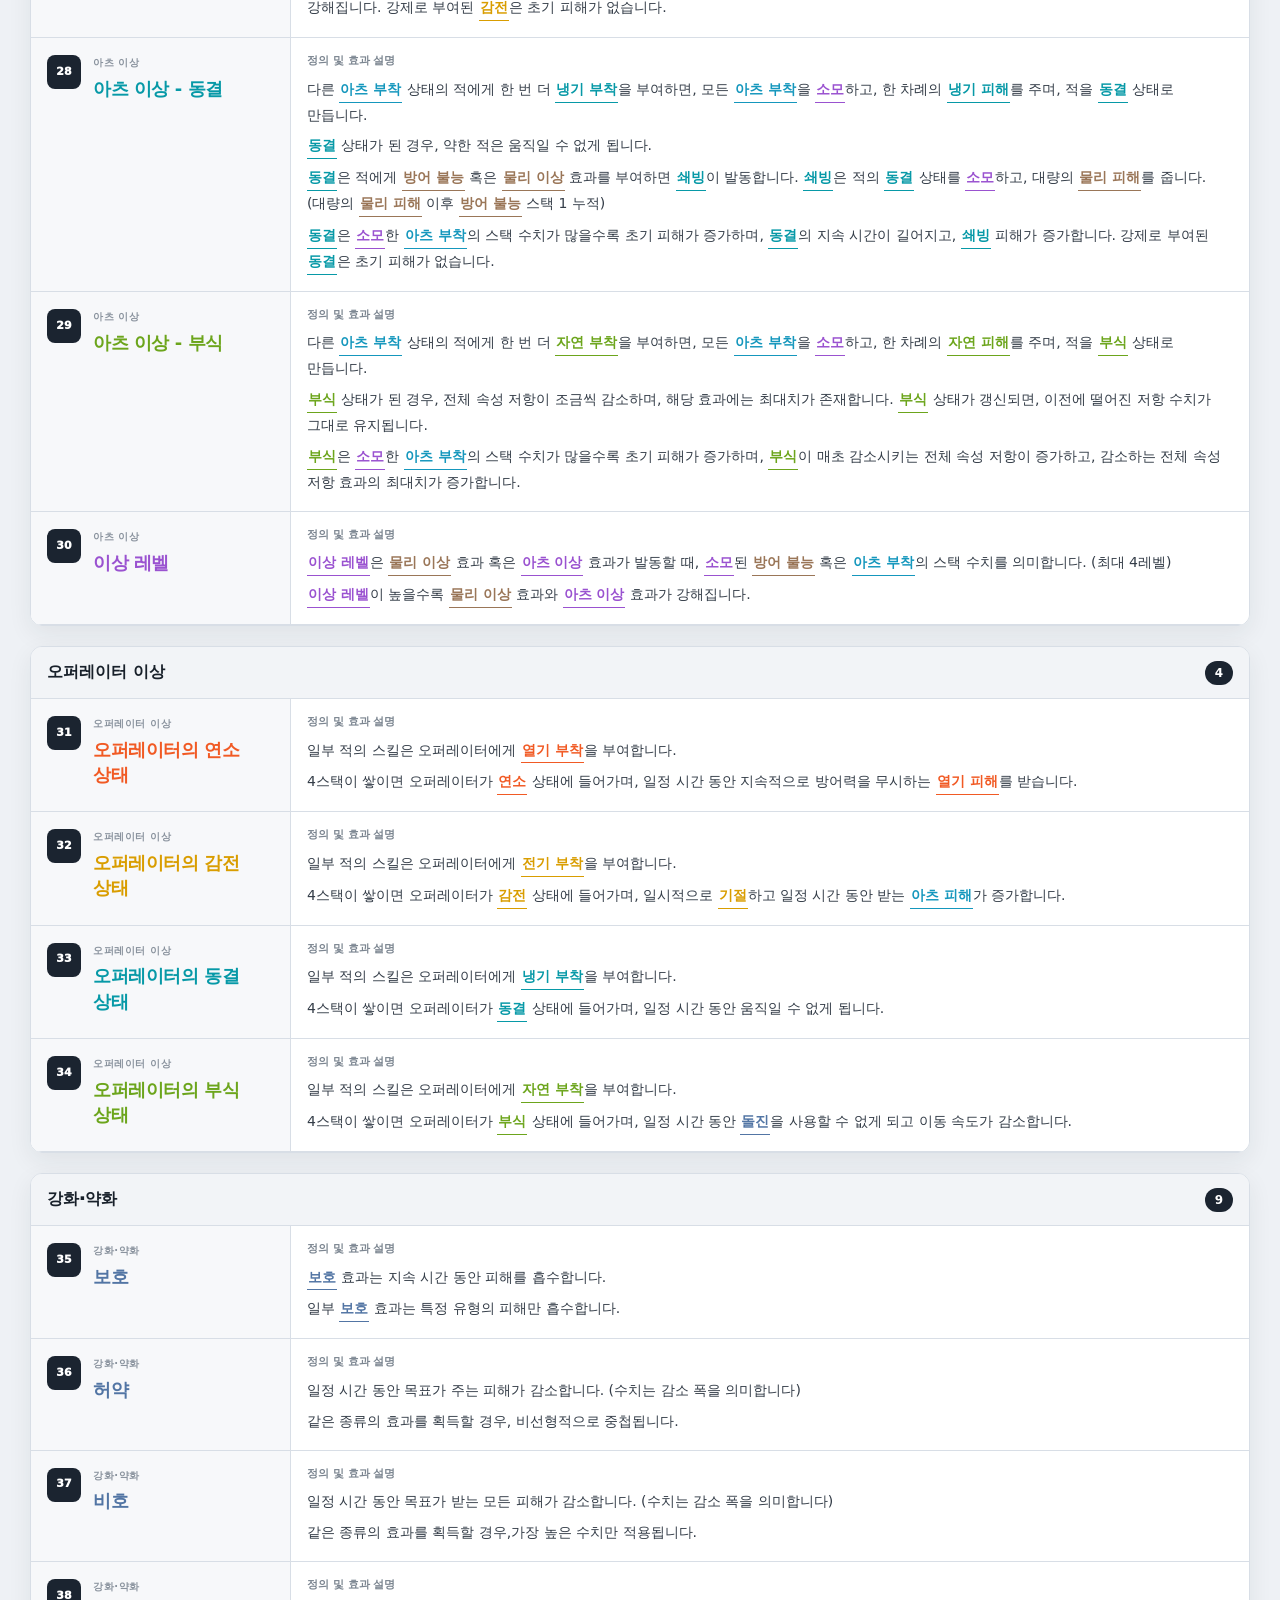
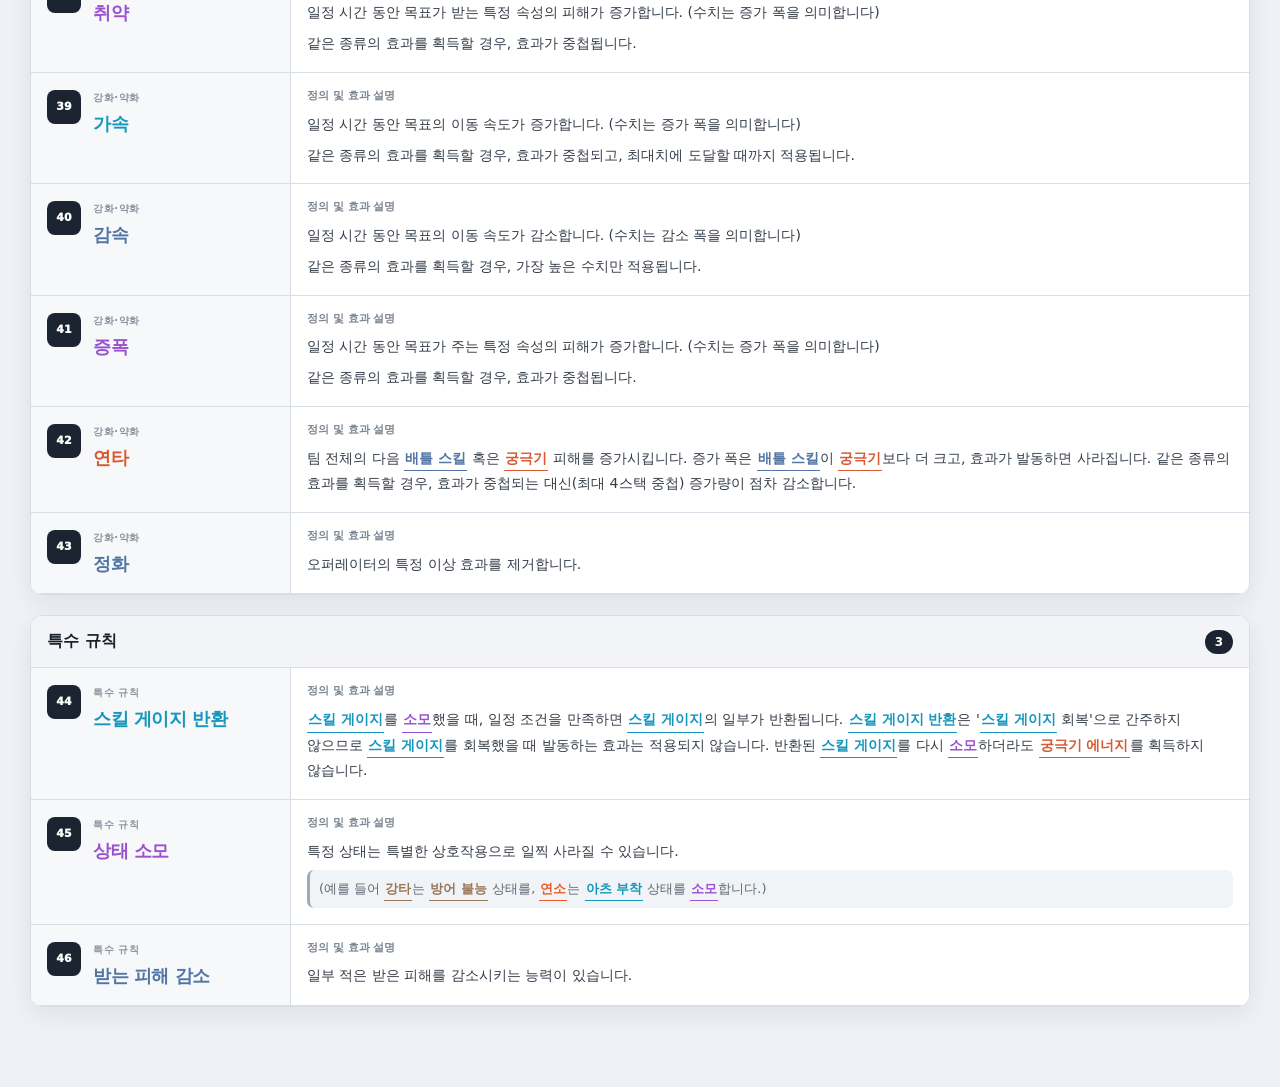
<file: glossary.html>
<!doctype html>
<html lang="ko">
<head>
  <meta charset="utf-8">
  <meta name="viewport" content="width=device-width, initial-scale=1">
  <meta name="description" content="명일방주: 엔드필드의 피해 유형, 물리 이상, 아츠 부착과 아츠 이상 규칙을 정리한 게임 용어 사전">
  <title>용어 사전 | Endfield Balance Lab</title>
  <link rel="stylesheet" href="styles.css?v=109">
</head>
<body>
  <script src="terms.js?v=59"></script>
  <script src="glossary.js?v=114"></script>
</body>
</html>
</file>
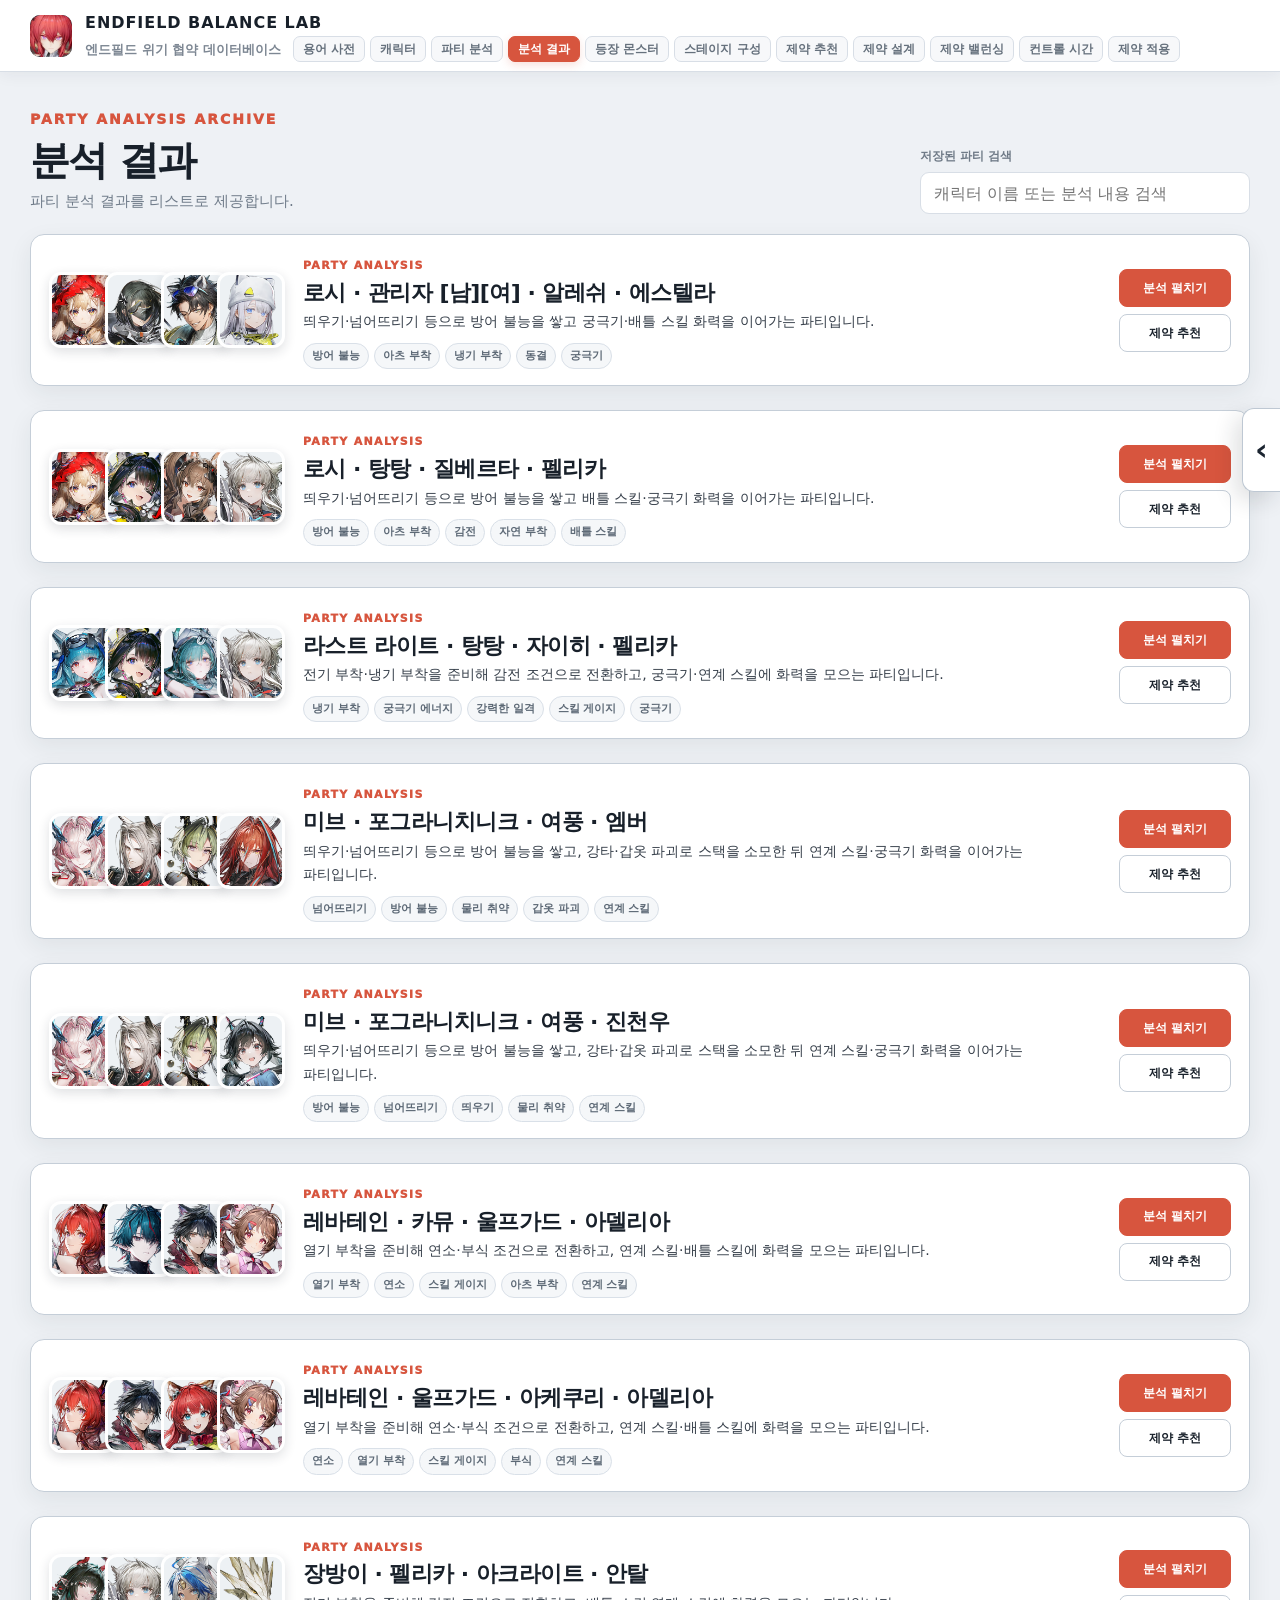
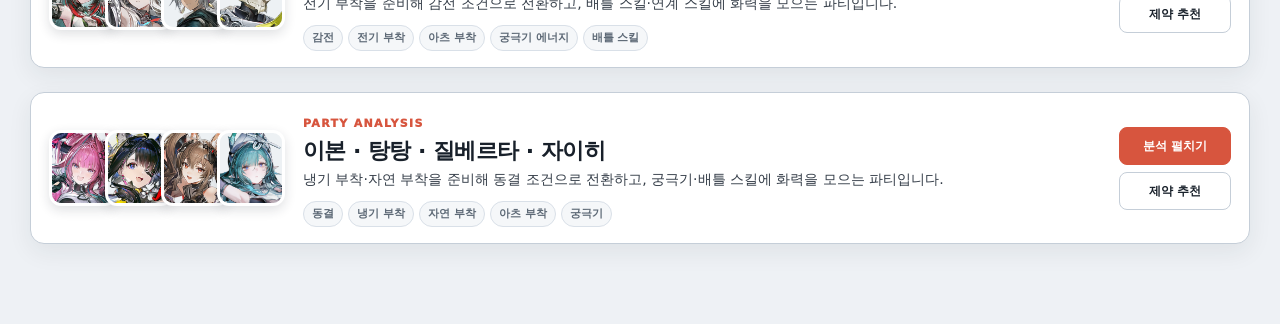
<file: results.html>
<!doctype html>
<html lang="ko">
<head>
  <meta charset="utf-8">
  <meta name="viewport" content="width=device-width, initial-scale=1">
  <meta name="description" content="내보낸 파티 분석 자료를 모아 보고 상세 분석을 다시 확인하는 Endfield Balance Lab 분석 결과 페이지">
  <title>분석 결과 | Endfield Balance Lab</title>
  <link rel="stylesheet" href="styles.css?v=109">
</head>
<body>
  <script src="skport-assets.js?v=59"></script>
  <script src="data.js?v=59"></script>
  <script src="saved-analyses.js?v=64"></script>
  <script src="analysis-store.js?v=63"></script>
  <script src="results.js?v=114"></script>
</body>
</html>
</file>
<file: styles.css>
:root {
  --page: #eef1f5;
  --surface: #ffffff;
  --surface-soft: #f7f8fa;
  --surface-muted: #f1f3f6;
  --ink: #18202a;
  --text: #343d48;
  --muted: #6f7b89;
  --line: #d8dee6;
  --line-strong: #c5ced8;
  --navy: #1b2430;
  --navy-soft: #e9edf2;
  --accent: #d7553e;
  --accent-soft: #fff2ed;
  --cyan: #187d9b;
  --green: #3e8552;
  --blue: #526bb2;
  --shadow: 0 8px 24px rgba(28, 38, 49, .07);
  --font: "Pretendard Variable", "Pretendard", "SUIT Variable", "Apple SD Gothic Neo", "Noto Sans KR", system-ui, sans-serif;
}

* { box-sizing: border-box; }
html { scroll-behavior: smooth; background: var(--page); }
body {
  margin: 0;
  min-width: 320px;
  background: var(--page);
  color: var(--ink);
  font-family: var(--font);
  font-size: 16px;
  line-height: 1.68;
  word-break: keep-all;
}
button, input { font: inherit; }
button { color: inherit; }
a { color: inherit; text-decoration: none; }

.app-topbar {
  position: sticky;
  top: 0;
  z-index: 100;
  display: flex;
  align-items: center;
  justify-content: space-between;
  height: 72px;
  padding: 0 30px;
  border-bottom: 1px solid var(--line);
  background: rgba(255, 255, 255, .96);
  backdrop-filter: blur(14px);
  box-shadow: 0 3px 15px rgba(28, 38, 49, .06);
}
.brand { display: flex; align-items: center; gap: 13px; }
.brand-mark {
  display: grid;
  place-items: center;
  width: 42px;
  height: 42px;
  border-radius: 10px;
  background: var(--navy);
  color: #fff;
  font-size: 13px;
  font-weight: 950;
  letter-spacing: .06em;
}
.brand strong { display: block; font-size: 16px; letter-spacing: .06em; }
.brand small { display: block; margin-top: 1px; color: #7d8793; font-size: 13px; font-weight: 650; }
.page-label {
  padding: 8px 13px;
  border: 1px solid var(--line);
  border-radius: 8px;
  background: var(--surface-soft);
  color: #596572;
  font-size: 14px;
  font-weight: 850;
}

.page-shell { max-width: 1320px; margin: 0 auto; padding: 34px 30px 80px; }
.page-heading {
  display: flex;
  align-items: end;
  justify-content: space-between;
  gap: 30px;
  margin-bottom: 20px;
}
.page-heading > div > span { color: var(--accent); font-size: 14px; font-weight: 950; letter-spacing: .14em; }
.page-heading h1 { margin: 4px 0 6px; font-size: 40px; line-height: 1.15; letter-spacing: -.045em; }
.page-heading p { max-width: 780px; margin: 0; color: var(--muted); font-size: 15px; }
.search-field { display: grid; gap: 6px; min-width: 280px; }
.search-field span { color: #6f7a87; font-size: 12px; font-weight: 850; }
.search-field input {
  width: 100%;
  height: 42px;
  padding: 0 13px;
  border: 1px solid var(--line);
  border-radius: 9px;
  background: #fff;
  color: var(--ink);
  outline: none;
}
.search-field input:focus { border-color: #9aa7b5; box-shadow: 0 0 0 3px rgba(82, 107, 178, .1); }

.list-toolbar {
  display: flex;
  align-items: center;
  justify-content: space-between;
  gap: 14px;
  margin-bottom: 10px;
  padding: 9px 12px;
  border: 1px solid var(--line);
  border-radius: 9px;
  background: rgba(255, 255, 255, .72);
  color: var(--muted);
  font-size: 13px;
}
.list-toolbar b { color: var(--ink); font-size: 15px; }
.list-toolbar > div { display: flex; gap: 6px; }
.list-toolbar button,
.section-nav button {
  border: 1px solid var(--line);
  border-radius: 7px;
  background: #fff;
  cursor: pointer;
  font-size: 13px;
  font-weight: 800;
}
.list-toolbar button { padding: 6px 9px; color: #5f6a76; }
.list-toolbar button:hover,
.section-nav button:hover { border-color: var(--navy); color: var(--navy); }


.toolbar-primary {
  display: flex;
  align-items: center;
  flex: 1 1 auto;
  flex-wrap: wrap;
  gap: 9px 18px;
  min-width: 0;
}
.character-total {
  flex: 0 0 auto;
  white-space: nowrap;
}
.character-filters {
  display: flex;
  align-items: center;
  flex: 1 1 620px;
  flex-wrap: wrap;
  gap: 7px 10px;
  min-width: 0;
}
.filter-group {
  display: inline-flex;
  align-items: center;
  gap: 6px;
}
.filter-group-label {
  color: #77818c;
  font-size: 11px;
  font-weight: 900;
  white-space: nowrap;
}
.filter-buttons {
  display: flex;
  align-items: center;
  flex-wrap: wrap;
  gap: 4px;
}
.list-toolbar .filter-icon-button {
  position: relative;
  display: grid;
  place-items: center;
  width: 32px;
  height: 32px;
  padding: 3px;
  border-radius: 8px;
  color: var(--ink);
}
.filter-icon-button img {
  display: block;
  width: 24px;
  height: 24px;
  border-radius: 4px;
  object-fit: contain;
}
.filter-icon-button.active {
  border-color: #d6a900;
  background: #fff3a2;
  box-shadow: 0 0 0 2px rgba(255, 211, 34, .22);
}
.filter-icon-button::after {
  content: attr(data-tooltip);
  position: absolute;
  z-index: 30;
  left: 50%;
  bottom: calc(100% + 8px);
  width: max-content;
  max-width: 180px;
  padding: 6px 8px;
  border-radius: 6px;
  background: #20262d;
  color: #fff;
  font-size: 12px;
  font-weight: 800;
  line-height: 1.35;
  pointer-events: none;
  opacity: 0;
  visibility: hidden;
  transform: translate(-50%, 4px);
  transition: opacity .12s ease, transform .12s ease, visibility .12s ease;
}
.filter-icon-button:hover::after,
.filter-icon-button:focus-visible::after {
  opacity: 1;
  visibility: visible;
  transform: translate(-50%, 0);
}
.filter-divider {
  width: 1px;
  height: 26px;
  background: var(--line);
}
.list-toolbar .reset-filters {
  padding: 6px 9px;
  border-color: #e5cd6c;
  background: #fff9d8;
  color: #665500;
}
.toolbar-actions {
  display: flex;
  flex: 0 0 auto;
  gap: 6px;
}

.character-list { display: grid; gap: 14px; }
.character-card {
  border: 1px solid var(--line-strong);
  border-radius: 12px;
  background: var(--surface);
  box-shadow: var(--shadow);
  overflow: clip;
}
.character-card[hidden] { display: none; }
.character-summary {
  min-height: 112px;
  display: grid;
  grid-template-columns: minmax(310px, 1fr) auto 30px;
  align-items: center;
  gap: 22px;
  padding: 14px 18px;
  cursor: pointer;
  list-style: none;
  user-select: none;
}
.character-summary::-webkit-details-marker { display: none; }
.character-summary:hover { background: #fbfcfd; }
.character-card[open] .character-summary { border-bottom: 1px solid var(--line); }
.character-identity { display: flex; align-items: center; gap: 16px; min-width: 0; }
.character-name-group { display: inline-flex; align-items: center; gap: 7px; min-width: 0; }

.character-portrait {
  position: relative;
  flex: 0 0 auto;
  width: 76px;
  height: 88px;
  overflow: hidden;
  border: 1px solid #d5dce5;
  border-radius: 8px;
  background: #eef1f4;
  box-shadow: 0 2px 8px rgba(28, 38, 49, .08);
}
.character-portrait-image {
  display: block;
  width: 100%;
  height: 100%;
  object-fit: cover;
  object-position: center top;
}
.character-identity-icons {
  display: flex;
  align-items: center;
  flex: 0 0 auto;
  gap: 5px;
}
.character-identity-icon {
  display: block;
  width: 28px;
  height: 28px;
  object-fit: contain;
  border-radius: 3px;
  box-shadow: 0 1px 3px rgba(0, 0, 0, .14);
  background: transparent;
}
.character-portrait--fallback {
  display: grid;
  place-items: center;
  color: #64707d;
  font-size: 26px;
  font-weight: 950;
}

.character-identity h2 { margin: 0; font-size: 28px; line-height: 1.2; letter-spacing: -.035em; }
.character-tags { display: flex; flex-wrap: wrap; justify-content: flex-end; gap: 6px; }
.character-tag {
  padding: 5px 9px;
  border: 1px solid #dfe4e9;
  border-radius: 7px;
  background: #f3f5f7;
  color: #56616e;
  font-size: 12px;
  font-weight: 850;
  white-space: nowrap;
}
.character-tag.hot { border-color: #ffcaba; background: var(--accent-soft); color: #bd4b34; }
.summary-action {
  display: flex;
  align-items: center;
  justify-content: flex-end;
  gap: 9px;
  color: #7a8591;
  font-size: 12px;
  font-weight: 800;
}
.summary-action i {
  width: 9px;
  height: 9px;
  border-right: 2px solid #7a8591;
  border-bottom: 2px solid #7a8591;
  transform: rotate(45deg) translateY(-2px);
  transition: transform .2s ease;
}
.character-card[open] .summary-action i { transform: rotate(225deg) translate(-1px, -1px); }

.character-content { padding: 18px; background: #f8f9fb; }
.section-nav {
  position: sticky;
  top: 82px;
  z-index: 30;
  display: flex;
  gap: 6px;
  margin-bottom: 18px;
  padding: 7px;
  border: 1px solid var(--line);
  border-radius: 9px;
  background: rgba(255, 255, 255, .95);
  box-shadow: 0 4px 14px rgba(28, 38, 49, .05);
  overflow-x: auto;
}
.section-nav button { padding: 8px 12px; color: #5e6976; white-space: nowrap; }
.character-section { scroll-margin-top: 145px; }
.character-section + .character-section { margin-top: 28px; }
.section-heading {
  display: flex;
  align-items: center;
  gap: 12px;
  margin-bottom: 10px;
  padding: 0 2px 9px;
  border-bottom: 2px solid var(--navy);
}
.section-heading > span { color: var(--accent); font-size: 12px; font-weight: 950; letter-spacing: .1em; }
.section-heading h3 { margin: 0; font-size: 24px; line-height: 1.2; letter-spacing: -.025em; }
.section-heading p { margin: 2px 0 0; color: var(--muted); font-size: 14px; }

.reading-list { display: grid; gap: 8px; }
.reading-row {
  display: grid;
  grid-template-columns: 210px minmax(0, 1fr);
  border: 1px solid var(--line);
  border-radius: 9px;
  background: #fff;
  overflow: hidden;
}
.row-heading { padding: 16px; border-right: 1px solid var(--line); background: #f5f7f9; }
.row-type { display: block; color: var(--accent); font-size: 12px; font-weight: 950; letter-spacing: .1em; }
.row-heading h4 { margin: 5px 0 7px; font-size: 22px; line-height: 1.35; letter-spacing: -.025em; }
.row-badges {
  display: flex;
  flex-direction: column;
  align-items: flex-start;
  gap: 5px;
}
.row-badge {
  display: inline-flex;
  padding: 3px 6px;
  border: 1px solid #d9dfe6;
  border-radius: 5px;
  background: #fff;
  color: #68737f;
  font-size: 11px;
  font-weight: 750;
}
.row-badge--resource {
  border-color: #e5c72d;
  background: linear-gradient(transparent 8%, rgba(255, 223, 63, .76) 8%, rgba(255, 223, 63, .76) 92%, transparent 92%);
  color: #50440b;
  font-weight: 900;
}
.row-body { min-width: 0; padding: 16px 19px; }
.row-body p { margin: 0 0 8px; color: var(--text); font-size: 17px; line-height: 1.82; }
.row-body p:last-of-type { margin-bottom: 0; }
.row-points { display: flex; flex-wrap: wrap; gap: 5px; margin-top: 12px; padding-top: 11px; border-top: 1px dashed #dce2e8; }
.row-points span { padding: 4px 7px; border-radius: 5px; background: #f2f4f7; color: #63707c; font-size: 11px; font-weight: 800; }
.row-points .row-point--resource {
  outline: 1px solid #e5c72d;
  background: rgba(255, 223, 63, .58);
  color: #55480b;
  font-weight: 950;
}

.potential-list { display: grid; gap: 7px; }
.potential-row {
  display: grid;
  grid-template-columns: 60px 190px minmax(0, 1fr);
  min-height: 64px;
  border: 1px solid var(--line);
  border-radius: 9px;
  background: #fff;
  overflow: hidden;
}
.potential-index { display: grid; place-items: center; background: var(--navy); color: #fff; font-size: 14px; font-weight: 950; }
.potential-name { display: flex; align-items: center; padding: 13px 15px; border-right: 1px solid var(--line); background: #f5f7f9; font-size: 15px; font-weight: 900; }
.potential-detail { padding: 13px 17px; color: var(--text); font-size: 15px; line-height: 1.75; }
.potential-detail small { display: block; margin-top: 5px; color: #87919c; font-size: 11px; font-weight: 750; }

.loop-panel { margin-bottom: 10px; padding: 15px; border: 1px solid var(--line); border-radius: 9px; background: #fff; }
.loop-title { margin-bottom: 10px; color: var(--accent); font-size: 12px; font-weight: 950; letter-spacing: .1em; }
.loop-list { display: grid; grid-template-columns: repeat(5, minmax(0, 1fr)); gap: 7px; margin: 0; padding: 0; list-style: none; counter-reset: step; }
.loop-list li { counter-increment: step; position: relative; min-height: 112px; padding: 13px; border: 1px solid #e0e5ea; border-radius: 7px; background: #f7f8fa; }
.loop-list li::before { content: counter(step, decimal-leading-zero); display: block; margin-bottom: 7px; color: #9a6f68; font-size: 11px; font-weight: 950; }
.loop-list strong { display: block; font-size: 14px; }
.loop-list p { margin: 5px 0 0; color: #68737f; font-size: 12px; line-height: 1.6; }

.weakness-list { display: grid; gap: 8px; }
.weakness-row { display: grid; grid-template-columns: 190px minmax(0, 1fr); border: 1px solid var(--line); border-radius: 9px; background: #fff; overflow: hidden; }
.weakness-row > header { padding: 15px; border-right: 1px solid var(--line); background: #f5f7f9; }
.weakness-row > header small { color: var(--accent); font-size: 11px; font-weight: 950; letter-spacing: .08em; }
.weakness-row > header h4 { margin: 5px 0 0; font-size: 17px; line-height: 1.4; }
.weakness-detail { display: grid; grid-template-columns: 1.35fr .7fr 1.35fr; }
.weakness-detail > div { padding: 14px 16px; }
.weakness-detail > div + div { border-left: 1px solid var(--line); }
.weakness-detail strong { display: block; margin-bottom: 5px; color: #7a8590; font-size: 11px; }
.weakness-detail p { margin: 0; color: var(--text); font-size: 14px; line-height: 1.72; }
.weakness-detail .affected { color: var(--accent); font-weight: 850; }

.term-link {
  appearance: none;
  display: inline;
  padding: 0 1px;
  border: 0;
  border-bottom: 1px dashed currentColor;
  background: transparent;
  color: var(--accent);
  font-weight: 900;
  cursor: help;
}
.term-link[data-color="cyan"] { color: var(--cyan); }
.term-link[data-color="green"] { color: var(--green); }
.term-link[data-color="blue"] { color: var(--blue); }
.term-link:focus-visible { outline: 3px solid rgba(24, 125, 155, .18); outline-offset: 2px; border-radius: 2px; }

.tooltip {
  position: fixed;
  z-index: 300;
  width: min(360px, calc(100vw - 24px));
  padding: 14px 15px;
  border: 1px solid #2b333d;
  border-radius: 9px;
  background: rgba(24, 30, 38, .98);
  color: #fff;
  box-shadow: 0 18px 45px rgba(0, 0, 0, .25);
  opacity: 0;
  visibility: hidden;
  pointer-events: none;
  transform: translateY(4px);
  transition: opacity .13s ease, transform .13s ease, visibility .13s ease;
}
.tooltip.visible { opacity: 1; visibility: visible; pointer-events: auto; transform: translateY(0); }
.tooltip-category { color: #ffd95b; font-size: 12px; font-weight: 900; }
.tooltip h3 { margin: 3px 0 6px; font-size: 18px; }
.tooltip p { margin: 0; color: #e5e9ed; font-size: 14px; line-height: 1.7; }

.empty-state { padding: 50px 20px; border: 1px dashed var(--line-strong); border-radius: 10px; background: rgba(255, 255, 255, .62); color: var(--muted); text-align: center; font-size: 15px; }

@media (max-width: 1040px) {
  .page-heading { align-items: stretch; flex-direction: column; gap: 16px; }
  .search-field { min-width: 0; max-width: 420px; }
  .character-summary { grid-template-columns: minmax(190px, 1fr) minmax(0, 1fr) 30px; gap: 14px; }
  .loop-list { grid-template-columns: repeat(2, minmax(0, 1fr)); }
  .weakness-detail { grid-template-columns: 1fr; }
  .weakness-detail > div + div { border-left: 0; border-top: 1px solid var(--line); }
}

@media (max-width: 760px) {
  .app-topbar { height: 62px; padding: 0 16px; }
  .brand small { display: none; }
  .brand-mark { width: 36px; height: 36px; }
  .page-shell { padding: 24px 12px 60px; }
  .page-heading h1 { font-size: 34px; }
  .page-heading p { font-size: 14px; }
  .list-toolbar { align-items: flex-start; }
  .character-summary { grid-template-columns: 1fr auto; gap: 12px; padding: 13px; }
  .character-identity h2 { font-size: 24px; }
  .character-tags { grid-column: 1 / -1; justify-content: flex-start; padding-left: 0; }
  .summary-action { grid-column: 2; grid-row: 1; }
    .character-content { padding: 12px; }
  .section-nav { top: 70px; }
  .reading-row { grid-template-columns: 1fr; }
  .row-heading { border-right: 0; border-bottom: 1px solid var(--line); }
  .potential-row { grid-template-columns: 50px minmax(0, 1fr); }
  .potential-name { border-right: 0; }
  .potential-detail { grid-column: 1 / -1; border-top: 1px solid var(--line); }
  .weakness-row { grid-template-columns: 1fr; }
  .weakness-row > header { border-right: 0; border-bottom: 1px solid var(--line); }
  .loop-list { grid-template-columns: 1fr; }
}

@media (max-width: 760px) {
  .toolbar-primary {
    width: 100%;
    align-items: flex-start;
  }
  .character-filters {
    flex-basis: 100%;
  }
  .filter-divider {
    display: none;
  }
}

@media (max-width: 460px) {
  .brand strong { font-size: 14px; }
  .page-label { display: none; }
  .list-toolbar { flex-direction: column; }
  .character-tags { padding-left: 0; }
  .character-tag { font-size: 11px; }
  .section-heading p { display: none; }
}

/* Section title marker highlight */
.section-heading h3 {
  position: relative;
  z-index: 0;
  display: inline-block;
  width: fit-content;
  padding: 0 5px 1px;
  isolation: isolate;
}
.section-heading h3::before {
  content: "";
  position: absolute;
  z-index: -1;
  left: -2px;
  right: -3px;
  bottom: 1px;
  height: 46%;
  border-radius: 3px 7px 4px 2px;
  background: rgba(255, 220, 72, .58);
  transform: rotate(-0.7deg) skewX(-5deg);
  transform-origin: left center;
}


@media (max-width: 760px) {
  .character-summary {
    grid-template-columns: minmax(0, 1fr) 26px;
    gap: 12px;
    min-height: 96px;
  }
  .character-portrait {
    width: 62px;
    height: 72px;
  }
  .character-identity-icon {
    width: 24px;
    height: 24px;
  }
  .character-tags {
    grid-column: 1 / -1;
    justify-content: flex-start;
    padding-left: 78px;
  }
  .summary-action {
    grid-column: 2;
    grid-row: 1;
  }
}

/* v33 shared top navigation */
.brand { min-width: 0; }
.brand-copy { min-width: 0; }
.brand-title { display: block; width: fit-content; }
.brand-lower { display: flex; align-items: center; gap: 12px; margin-top: 1px; }
.brand-lower small { margin: 0; white-space: nowrap; }
.site-nav { display: flex; align-items: center; gap: 5px; }
.site-nav a {
  padding: 4px 9px;
  border: 1px solid var(--line);
  border-radius: 7px;
  background: var(--surface-soft);
  color: #66717d;
  font-size: 12px;
  font-weight: 850;
  line-height: 1.35;
}
.site-nav a:hover { border-color: #9ea9b5; color: var(--navy); }
.site-nav a.active {
  border-color: var(--navy);
  background: var(--navy);
  color: #fff;
}

/* Game-term colors based on the in-game reference palette */
.term-link[data-color="navy"],
.glossary-card-heading h2[data-color="navy"] { color: #283545; }
.term-link[data-color="red"],
.glossary-card-heading h2[data-color="red"] { color: #d94b3d; }
.term-link[data-color="orange"],
.glossary-card-heading h2[data-color="orange"] { color: #d85a32; }
.term-link[data-color="heat"],
.glossary-card-heading h2[data-color="heat"] { color: #f15a24; }
.term-link[data-color="electric"],
.glossary-card-heading h2[data-color="electric"] { color: #d99d00; }
.term-link[data-color="frost"],
.glossary-card-heading h2[data-color="frost"] { color: #0799a7; }
.term-link[data-color="nature"],
.glossary-card-heading h2[data-color="nature"] { color: #6ca51c; }
.term-link[data-color="cyan"],
.glossary-card-heading h2[data-color="cyan"] { color: #1597bd; }
.term-link[data-color="blue"],
.glossary-card-heading h2[data-color="blue"] { color: #5275a4; }
.term-link[data-color="brown"],
.glossary-card-heading h2[data-color="brown"] { color: #9a7658; }
.term-link[data-color="purple"],
.glossary-card-heading h2[data-color="purple"] { color: #9a52d0; }
.term-link[data-color="gray"],
.glossary-card-heading h2[data-color="gray"] { color: #6f7780; }
.term-link {
  border-bottom-style: solid;
  border-bottom-width: 1px;
  text-underline-offset: 2px;
}

/* Glossary page */
.glossary-page { max-width: 1460px; }
.glossary-toolbar { justify-content: flex-start; gap: 18px; }
.glossary-help { color: #7a8490; font-size: 12px; }
.glossary-list { display: grid; gap: 20px; }
.glossary-group {
  padding: 0;
  border: 1px solid var(--line);
  border-radius: 12px;
  background: rgba(255, 255, 255, .64);
  box-shadow: var(--shadow);
  overflow: hidden;
}
.glossary-group-heading {
  display: flex;
  align-items: center;
  justify-content: space-between;
  padding: 12px 16px;
  border-bottom: 1px solid var(--line);
  background: #f2f4f7;
}
.glossary-group-heading span { font-size: 16px; font-weight: 950; }
.glossary-group-heading b {
  display: grid;
  place-items: center;
  min-width: 28px;
  height: 24px;
  padding: 0 7px;
  border-radius: 999px;
  background: var(--navy);
  color: #fff;
  font-size: 12px;
}
.glossary-grid { display: grid; grid-template-columns: minmax(0, 1fr); }
.glossary-card {
  display: grid;
  grid-template-columns: 260px minmax(0, 1fr);
  min-width: 0;
  border-bottom: 1px solid var(--line);
  background: #fff;
}
.glossary-card:nth-child(odd) { border-right: 0; }
.glossary-card-heading {
  display: flex;
  align-items: flex-start;
  gap: 12px;
  padding: 17px 16px;
  border-right: 1px solid var(--line);
  background: #f7f8fa;
}
.glossary-number {
  display: grid;
  place-items: center;
  flex: 0 0 34px;
  width: 34px;
  height: 34px;
  border-radius: 8px;
  background: var(--navy);
  color: #fff;
  font-size: 11px;
  font-weight: 950;
}
.glossary-card-heading small {
  display: block;
  margin-bottom: 4px;
  color: #8a939e;
  font-size: 10px;
  font-weight: 900;
  letter-spacing: .06em;
}
.glossary-card-heading h2 {
  margin: 0;
  font-size: 18px;
  line-height: 1.4;
  letter-spacing: -.025em;
}
.glossary-card-body { min-width: 0; padding: 14px 16px 16px; }
.glossary-definition + .glossary-definition {
  margin-top: 13px;
  padding-top: 12px;
  border-top: 1px dashed var(--line);
}
.glossary-definition h3 {
  margin: 0 0 6px;
  color: #7b8590;
  font-size: 11px;
  font-weight: 950;
}
.glossary-definition p {
  margin: 0;
  color: var(--text);
  font-size: 14px;
  line-height: 1.78;
}
.glossary-definition p + p { margin-top: 6px; }
.glossary-note,
.glossary-formula {
  padding: 7px 9px;
  border-radius: 7px;
  background: #f1f4f7;
  color: #5e6975 !important;
  font-size: 13px !important;
}
.glossary-formula { border-left: 3px solid #9eaab7; }
.glossary-step { display: flex; gap: 8px; align-items: flex-start; }
.glossary-step > span {
  display: grid;
  place-items: center;
  flex: 0 0 20px;
  width: 20px;
  height: 20px;
  margin-top: 2px;
  border-radius: 50%;
  background: #e5e9ee;
  color: #596572;
  font-size: 11px;
  font-weight: 950;
}
.verification-note {
  margin-top: 12px;
  padding: 10px 12px;
  border: 1px solid #efd49b;
  border-radius: 8px;
  background: #fff8e7;
}
.verification-note strong { color: #9a6500; font-size: 12px; }
.verification-note p { margin: 3px 0 0; color: #725d36; font-size: 12px; line-height: 1.6; }

@media (max-width: 760px) {
  .brand-lower { gap: 7px; }
  .brand-lower small { display: none; }
  .site-nav a { padding: 5px 8px; font-size: 11px; }
  .glossary-toolbar { align-items: flex-start; flex-direction: column; gap: 3px; }
  .glossary-card { grid-template-columns: 1fr; }
  .glossary-card-heading { border-right: 0; border-bottom: 1px solid var(--line); }
}

@media (max-width: 460px) {
  .brand { gap: 9px; }
  .brand-copy { flex: 1 1 auto; }
  .brand-title strong { font-size: 13px; }
  .site-nav { gap: 3px; }
  .site-nav a { padding: 4px 6px; }
}

/* v36 party mechanism analyzer */
.party-page { max-width: 1460px; }
.party-page-heading { margin-bottom: 18px; }
.party-builder {
  padding: 18px;
  border: 1px solid var(--line-strong);
  border-radius: 14px;
  background: #fff;
  box-shadow: var(--shadow);
}
.party-builder-heading {
  display: flex;
  align-items: flex-end;
  justify-content: space-between;
  gap: 20px;
  margin-bottom: 14px;
}
.party-builder-heading small,
.analysis-result-heading small {
  display: block;
  color: var(--accent);
  font-size: 11px;
  font-weight: 950;
  letter-spacing: .13em;
}
.party-builder-heading h2,
.analysis-result-heading h2 { margin: 2px 0 0; font-size: 24px; line-height: 1.25; }
.party-count {
  display: grid;
  place-items: center;
  min-width: 68px;
  height: 34px;
  padding: 0 12px;
  border-radius: 999px;
  background: var(--navy);
  color: #fff;
  font-size: 14px;
  font-weight: 950;
}
.party-slots {
  display: grid;
  grid-template-columns: repeat(4, minmax(0, 1fr));
  gap: 12px;
}
.party-slot {
  position: relative;
  display: grid;
  place-items: center;
  min-width: 0;
  height: 176px;
  padding: 0;
  overflow: hidden;
  border: 2px solid #ccd4dd;
  border-radius: 12px;
  background: #f5f7f9;
  cursor: pointer;
  transition: border-color .14s ease, transform .14s ease, box-shadow .14s ease, background .14s ease;
}
.party-slot:hover { border-color: #8f9baa; transform: translateY(-1px); }
.party-slot.empty:hover { background: #eef2f6; }
.party-slot-number {
  position: absolute;
  top: 9px;
  left: 10px;
  z-index: 3;
  display: grid;
  place-items: center;
  width: 26px;
  height: 26px;
  border-radius: 7px;
  background: #27313d;
  color: #fff;
  font-size: 11px;
  font-weight: 950;
}
.party-slot-empty-content {
  display: inline-flex;
  flex-direction: column;
  align-items: center;
  justify-content: center;
  gap: 6px;
  line-height: 1;
}
.party-slot-empty-mark {
  display: block;
  color: #a4afb9;
  font-size: 42px;
  font-weight: 300;
  line-height: .9;
}
.party-slot-empty-text {
  display: block;
  margin: 0;
  color: #7e8995;
  font-size: 13px;
  font-weight: 850;
  line-height: 1.25;
}
.party-slot.filled { border-color: #313c48; background: #1e2630; }
.party-slot-portrait { width: 100%; height: 100%; border-radius: 0; }
.party-slot-portrait img { object-position: center 14%; }
.party-slot-name {
  position: absolute;
  z-index: 3;
  left: 0;
  right: 0;
  bottom: 0;
  padding: 24px 10px 9px;
  background: linear-gradient(transparent, rgba(17, 23, 30, .93));
  color: #fff;
  font-size: 15px;
  font-weight: 950;
  text-align: center;
}
.party-slot-overlay {
  position: absolute;
  z-index: 4;
  inset: 0;
  display: grid;
  place-items: center;
  background: rgba(18, 24, 31, .72);
  color: #fff;
  font-size: 13px;
  font-weight: 900;
  opacity: 0;
  transition: opacity .13s ease;
}
.party-slot.filled:hover .party-slot-overlay,
.party-slot.filled:focus-visible .party-slot-overlay { opacity: 1; }
.party-slots.attention .party-slot {
  animation: party-slot-attention .42s ease 2;
  border-color: #dc684c;
  box-shadow: 0 0 0 4px rgba(215, 85, 62, .14);
}
@keyframes party-slot-attention {
  0%, 100% { transform: translateX(0); }
  25% { transform: translateX(-4px); }
  75% { transform: translateX(4px); }
}
.party-guidance {
  min-height: 26px;
  margin: 12px 2px 8px;
  color: #687482;
  font-size: 13px;
  font-weight: 750;
  text-align: center;
}
.party-actions {
  display: flex;
  align-items: center;
  justify-content: center;
  gap: 10px;
  min-height: 48px;
}
.party-analyze-button {
  min-width: 280px;
  height: 46px;
  padding: 0 26px;
  border: 1px solid #18212b;
  border-radius: 9px;
  background: var(--navy);
  color: #fff;
  cursor: pointer;
  font-size: 15px;
  font-weight: 950;
  box-shadow: 0 5px 14px rgba(27, 36, 48, .15);
}
.party-analyze-button:hover:not(:disabled) { background: #303d4b; }
.party-analyze-button:disabled {
  border-color: #d6dce3;
  background: #e8ebef;
  color: #98a2ad;
  cursor: not-allowed;
  box-shadow: none;
}
.party-picker-shell { margin-top: 14px; }
.party-picker-bar {
  display: flex;
  align-items: center;
  justify-content: space-between;
  width: 100%;
  min-height: 62px;
  padding: 10px 14px;
  border: 1px solid var(--line-strong);
  border-radius: 11px 11px 0 0;
  background: #fff;
  cursor: pointer;
  text-align: left;
}
.party-picker-bar.collapsed { border-radius: 11px; box-shadow: var(--shadow); }
.party-picker-bar > span:first-child { display: grid; gap: 1px; }
.party-picker-bar strong { font-size: 16px; }
.party-picker-bar small { color: #7c8792; font-size: 12px; }
.party-picker-bar > span:last-child { display: flex; align-items: center; gap: 5px; color: #65717d; font-size: 12px; font-weight: 800; }
.party-picker-bar b { color: var(--ink); font-size: 14px; }
.party-picker-bar i {
  min-width: 70px;
  margin-left: 7px;
  padding: 6px 8px;
  border: 1px solid var(--line);
  border-radius: 7px;
  background: var(--surface-soft);
  color: #4f5b67;
  font-style: normal;
  text-align: center;
}
.party-picker-panel {
  border: 1px solid var(--line-strong);
  border-top: 0;
  border-radius: 0 0 12px 12px;
  background: rgba(255, 255, 255, .78);
  box-shadow: var(--shadow);
  overflow: hidden;
}
.party-picker-panel[hidden] { display: none; }
.party-picker-tools {
  display: flex;
  align-items: flex-end;
  gap: 18px;
  padding: 13px 14px;
  border-bottom: 1px solid var(--line);
  background: #f6f8fa;
}
.party-search-field { flex: 0 0 300px; min-width: 0; }
.party-picker-filters { display: flex; align-items: center; flex-wrap: wrap; gap: 7px 10px; min-width: 0; }
.party-picker-filters .reset-filters {
  padding: 6px 9px;
  border: 1px solid #e5cd6c;
  border-radius: 7px;
  background: #fff9d8;
  color: #665500;
  cursor: pointer;
  font-size: 12px;
  font-weight: 850;
}
.party-character-grid {
  display: grid;
  grid-template-columns: repeat(auto-fill, minmax(116px, 1fr));
  gap: 10px;
  padding: 14px;
}
.party-character-card {
  position: relative;
  display: grid;
  grid-template-columns: 1fr;
  justify-items: center;
  min-width: 0;
  padding: 8px 7px 9px;
  border: 1px solid #d2d9e1;
  border-radius: 10px;
  background: #fff;
  cursor: pointer;
  transition: transform .12s ease, border-color .12s ease, box-shadow .12s ease, background .12s ease;
}
.party-character-card[hidden] { display: none; }
.party-character-card:hover { transform: translateY(-2px); border-color: #8f9baa; box-shadow: 0 7px 18px rgba(29, 39, 51, .11); }
.party-character-card.selected {
  border-color: #d9a900;
  background: #fff8d5;
  box-shadow: 0 0 0 3px rgba(255, 211, 34, .2);
}
.party-portrait {
  position: relative;
  display: block;
  flex: 0 0 auto;
  overflow: hidden;
  border: 1px solid #d2dae3;
  border-radius: 9px;
  background: #edf1f4;
}
.party-portrait img { display: block; width: 100%; height: 100%; object-fit: cover; object-position: center top; }
.party-portrait--fallback { display: grid; place-items: center; color: #66717d; font-size: 22px; font-weight: 950; }
.party-picker-portrait { width: 88px; height: 102px; }
.party-picker-name { margin-top: 7px; font-size: 13px; font-weight: 950; line-height: 1.35; text-align: center; }
.party-picker-check {
  position: absolute;
  z-index: 3;
  top: 5px;
  right: 5px;
  display: grid;
  place-items: center;
  width: 24px;
  height: 24px;
  border-radius: 50%;
  background: #d8a800;
  color: #fff;
  font-size: 13px;
  font-weight: 950;
  opacity: 0;
  transform: scale(.75);
  transition: opacity .12s ease, transform .12s ease;
}
.party-character-card.selected .party-picker-check { opacity: 1; transform: scale(1); }
.party-identity-icons { display: flex; align-items: center; gap: 3px; margin-top: 5px; }
.party-identity-icons img { width: 20px; height: 20px; object-fit: contain; }
.party-toast {
  position: fixed;
  z-index: 500;
  left: 50%;
  bottom: 28px;
  width: min(520px, calc(100vw - 28px));
  padding: 12px 16px;
  border: 1px solid #2a333d;
  border-radius: 9px;
  background: rgba(25, 31, 39, .96);
  color: #fff;
  box-shadow: 0 16px 40px rgba(0, 0, 0, .22);
  font-size: 13px;
  font-weight: 800;
  text-align: center;
  opacity: 0;
  pointer-events: none;
  transform: translate(-50%, 10px);
  transition: opacity .15s ease, transform .15s ease;
}
.party-toast.visible { opacity: 1; transform: translate(-50%, 0); }

.party-analysis {
  position: relative;
  margin-top: 14px;
  padding: 20px;
  border: 1px solid var(--line-strong);
  border-radius: 14px;
  background: #fff;
  box-shadow: var(--shadow);
  scroll-margin-top: 86px;
}
.party-analysis[hidden] { display: none; }
.party-analysis.stale > :not(.analysis-stale-banner) { opacity: .42; filter: grayscale(.28); pointer-events: none; }
.analysis-stale-banner {
  position: sticky;
  z-index: 12;
  top: 82px;
  display: flex;
  align-items: center;
  justify-content: center;
  gap: 8px 16px;
  margin: -6px 0 14px;
  padding: 10px 14px;
  border: 1px solid #e2a36e;
  border-radius: 9px;
  background: #fff1e3;
  color: #6d3b18;
  box-shadow: 0 5px 15px rgba(92, 54, 22, .1);
  font-size: 13px;
}
.analysis-stale-banner strong { font-size: 14px; }
.analysis-result-heading {
  display: flex;
  align-items: center;
  justify-content: space-between;
  gap: 24px;
  padding-bottom: 18px;
  border-bottom: 1px solid var(--line);
}
.analysis-result-heading > div:first-child { max-width: 920px; }
.analysis-result-heading p { margin: 8px 0 0; color: #4f5b67; font-size: 16px; line-height: 1.75; }
.analysis-party-faces { display: flex; flex: 0 0 auto; }
.analysis-heading-portrait { width: 58px; height: 68px; margin-left: -9px; border: 3px solid #fff; box-shadow: 0 3px 10px rgba(27, 36, 48, .14); }
.analysis-party-faces .analysis-heading-portrait:first-child { margin-left: 0; }
.analysis-overview {
  display: grid;
  grid-template-columns: 190px minmax(0, 1fr);
  margin-top: 16px;
  border: 1px solid var(--line);
  border-radius: 10px;
  background: #f7f9fb;
  overflow: hidden;
}
.analysis-overview-title { display: grid; align-content: center; padding: 13px 16px; border-right: 1px solid var(--line); background: #edf1f5; }
.analysis-overview-title span { color: var(--accent); font-size: 10px; font-weight: 950; letter-spacing: .1em; }
.analysis-overview-title strong { font-size: 16px; }
.analysis-dependency-list { display: grid; grid-template-columns: repeat(5, minmax(0, 1fr)); }
.analysis-dependency-list > div { display: grid; align-content: center; gap: 2px; min-height: 70px; padding: 10px 13px; }
.analysis-dependency-list > div + div { border-left: 1px solid var(--line); }
.analysis-dependency-list span { font-size: 13px; font-weight: 950; }
.analysis-dependency-list span[data-color="heat"] { color: #f15a24; }
.analysis-dependency-list span[data-color="electric"] { color: #d99d00; }
.analysis-dependency-list span[data-color="frost"] { color: #0799a7; }
.analysis-dependency-list span[data-color="nature"] { color: #6ca51c; }
.analysis-dependency-list span[data-color="brown"] { color: #9a7658; }
.analysis-dependency-list span[data-color="cyan"] { color: #1597bd; }
.analysis-dependency-list span[data-color="purple"] { color: #9a52d0; }
.analysis-dependency-list span[data-color="orange"] { color: #d85a32; }
.analysis-dependency-list b { color: #65717d; font-size: 11px; }
.analysis-section { margin-top: 28px; scroll-margin-top: 84px; }
.analysis-section-heading {
  display: flex;
  align-items: flex-start;
  gap: 12px;
  margin-bottom: 12px;
}
.analysis-section-heading > span {
  display: grid;
  place-items: center;
  flex: 0 0 36px;
  width: 36px;
  height: 36px;
  border-radius: 9px;
  background: var(--navy);
  color: #fff;
  font-size: 11px;
  font-weight: 950;
}
.analysis-section-heading h3 {
  position: relative;
  z-index: 0;
  display: inline-block;
  width: fit-content;
  margin: 0;
  padding: 0 4px;
  font-size: 20px;
  line-height: 1.3;
  isolation: isolate;
}
.analysis-section-heading h3::before {
  content: "";
  position: absolute;
  z-index: -1;
  left: -2px;
  right: -3px;
  bottom: 1px;
  height: 45%;
  border-radius: 3px 7px 4px 2px;
  background: rgba(255, 220, 72, .58);
  transform: rotate(-.7deg) skewX(-5deg);
}
.analysis-section-heading p { margin: 3px 0 0; color: #7a8590; font-size: 12px; }
.analysis-flow { display: grid; gap: 0; }
.analysis-flow-node,
.analysis-info-bar {
  position: relative;
  display: grid;
  grid-template-columns: 50px 92px minmax(0, 1fr);
  align-items: stretch;
  min-width: 0;
  border: 1px solid var(--line-strong);
  border-radius: 11px;
  background: #fff;
  overflow: hidden;
}
.analysis-flow-index {
  display: grid;
  place-items: center;
  border-right: 1px solid var(--line);
  background: #f1f4f7;
  color: #697480;
  font-size: 11px;
  font-weight: 950;
  letter-spacing: .06em;
}
.analysis-node-portrait { width: 92px; height: 104px; border: 0; border-radius: 0; border-right: 1px solid var(--line); }
.analysis-flow-copy { min-width: 0; padding: 11px 14px 12px; }
.analysis-flow-copy header { display: flex; align-items: baseline; flex-wrap: wrap; gap: 4px 9px; }
.analysis-flow-copy header span { color: var(--accent); font-size: 11px; font-weight: 950; }
.analysis-flow-copy header strong { font-size: 16px; }
.analysis-flow-copy p { margin: 5px 0 0; color: #3f4a55; font-size: 13px; line-height: 1.7; }
.analysis-node-meta { display: flex; align-items: center; flex-wrap: wrap; gap: 5px; margin-top: 8px; }
.analysis-chip,
.analysis-resource-badge {
  display: inline-flex;
  align-items: center;
  min-height: 23px;
  padding: 2px 7px;
  border: 1px solid #dbe1e8;
  border-radius: 999px;
  background: #f6f8fa;
  color: #5e6975;
  font-size: 10px;
  font-weight: 900;
}
.analysis-chip[data-color="heat"] { border-color: #f1b099; background: #fff2ed; color: #c74820; }
.analysis-chip[data-color="electric"] { border-color: #ead48e; background: #fff9dc; color: #a47800; }
.analysis-chip[data-color="frost"] { border-color: #9ad7dd; background: #edfbfc; color: #087d88; }
.analysis-chip[data-color="nature"] { border-color: #bbd78c; background: #f5fbe9; color: #527f14; }
.analysis-chip[data-color="brown"] { border-color: #d7c3b2; background: #faf5f0; color: #806147; }
.analysis-chip[data-color="cyan"] { border-color: #9ed3e1; background: #eef9fc; color: #147b99; }
.analysis-chip[data-color="purple"] { border-color: #ceb0df; background: #faf1ff; color: #8240ac; }
.analysis-chip[data-color="orange"] { border-color: #edb89e; background: #fff4ee; color: #b84f25; }
.analysis-resource-badge { border-color: #ead27d; background: #fff8d5; color: #665300; }
.analysis-flow-arrow {
  position: relative;
  display: grid;
  place-items: center;
  min-height: 44px;
}
.analysis-flow-arrow::before { content: ""; position: absolute; top: 0; bottom: 0; left: 50%; width: 2px; background: #8c98a5; transform: translateX(-50%); }
.analysis-flow-arrow::after {
  content: "";
  position: absolute;
  bottom: 2px;
  left: 50%;
  width: 8px;
  height: 8px;
  border-right: 2px solid #8c98a5;
  border-bottom: 2px solid #8c98a5;
  transform: translateX(-50%) rotate(45deg);
}
.analysis-flow-arrow span {
  position: relative;
  z-index: 2;
  padding: 3px 9px;
  border: 1px solid #d6dde5;
  border-radius: 999px;
  background: #fff;
  color: #65717d;
  font-size: 10px;
  font-weight: 900;
}
.analysis-support-block { margin-top: 13px; padding: 12px; border: 1px dashed #bcc6d0; border-radius: 11px; background: #f7f9fb; }
.analysis-support-block > strong { display: block; margin-bottom: 8px; color: #6a7580; font-size: 11px; }
.analysis-support-block .analysis-flow-node + .analysis-flow-node { margin-top: 8px; }
.analysis-operation-list { display: grid; gap: 0; margin: 0; padding: 0; border: 1px solid var(--line); border-radius: 11px; background: #fff; overflow: hidden; list-style: none; }
.analysis-operation-list li { display: grid; grid-template-columns: 50px minmax(0, 1fr); }
.analysis-operation-list li + li { border-top: 1px solid var(--line); }
.analysis-operation-list li > span { display: grid; place-items: center; background: #f2f5f7; color: #697581; font-size: 12px; font-weight: 950; }
.analysis-operation-list li > div { padding: 11px 14px; }
.analysis-operation-list strong { font-size: 14px; }
.analysis-operation-list p { margin: 3px 0 0; color: #4f5b67; font-size: 13px; line-height: 1.7; }
.analysis-role-list,
.analysis-discovery-list { display: grid; gap: 9px; }
.analysis-info-bar { grid-template-columns: 92px minmax(0, 1fr); }
.analysis-info-portrait { width: 92px; height: 112px; border: 0; border-radius: 0; border-right: 1px solid var(--line); }
.analysis-info-bar > div { min-width: 0; padding: 12px 14px; }
.analysis-info-bar header { display: flex; align-items: center; flex-wrap: wrap; gap: 8px; }
.analysis-info-bar header strong { font-size: 16px; }
.analysis-info-bar header .party-identity-icons { margin: 0; }
.analysis-role-chips { display: flex; flex-wrap: wrap; gap: 5px; margin-top: 7px; }
.analysis-role-chips span { padding: 3px 7px; border-radius: 6px; background: #edf1f5; color: #56616d; font-size: 10px; font-weight: 900; }
.analysis-info-bar p { margin: 7px 0 0; color: #4d5965; font-size: 13px; line-height: 1.7; }
.analysis-weakness-list { display: grid; gap: 8px; }
.analysis-weakness-bar { display: grid; grid-template-columns: 210px minmax(0, 1fr); border: 1px solid var(--line); border-radius: 10px; background: #fff; overflow: hidden; }
.analysis-weakness-bar header { display: grid; align-content: center; padding: 12px 14px; border-right: 1px solid var(--line); background: #f4f6f8; }
.analysis-weakness-bar header small { color: var(--accent); font-size: 10px; font-weight: 950; }
.analysis-weakness-bar header strong { font-size: 15px; }
.analysis-weakness-bar > div { padding: 11px 14px; }
.analysis-weakness-bar p { margin: 0; color: #4c5864; font-size: 12px; line-height: 1.78; }
.analysis-weakness-bar p b { color: #222d38; }
.analysis-discovery-section { padding-top: 2px; }
.analysis-discovery-bar { border-left: 4px solid #d9a900; }
.analysis-discovery-bar aside { margin-top: 8px; padding: 8px 10px; border-radius: 7px; background: #fff7d7; color: #665615; font-size: 12px; line-height: 1.65; }
.analysis-hints-section { margin-bottom: 2px; }
.analysis-hint-list { display: grid; gap: 12px; }
.analysis-hint-card { border: 1px solid var(--line-strong); border-radius: 11px; background: #fff; overflow: hidden; }
.analysis-hint-card > header { display: grid; grid-template-columns: auto minmax(0, 1fr) auto; align-items: center; gap: 10px; padding: 11px 14px; border-bottom: 1px solid var(--line); background: #f1f4f7; }
.analysis-hint-card > header > span { padding: 3px 7px; border-radius: 5px; background: var(--navy); color: #fff; font-size: 10px; font-weight: 950; }
.analysis-hint-card h4 { margin: 0; font-size: 16px; }
.analysis-hint-faces { display: flex; }
.analysis-hint-portrait { width: 34px; height: 40px; margin-left: -5px; border: 2px solid #f1f4f7; border-radius: 7px; }
.analysis-hint-faces .analysis-hint-portrait:first-child { margin-left: 0; }
.analysis-hint-grid { display: grid; grid-template-columns: repeat(2, minmax(0, 1fr)); }
.analysis-hint-grid > div { min-height: 92px; padding: 11px 13px; }
.analysis-hint-grid > div:nth-child(even) { border-left: 1px solid var(--line); }
.analysis-hint-grid > div:nth-child(n + 3) { border-top: 1px solid var(--line); }
.analysis-hint-grid strong { display: block; margin-bottom: 4px; color: #747f8a; font-size: 10px; }
.analysis-hint-grid p { margin: 0; color: #404c58; font-size: 12px; line-height: 1.68; }
.analysis-hint-grid .opportunity { background: #f2f9f1; }
.analysis-hint-grid .opportunity strong { color: #43804e; }
.analysis-hint-grid .caution { background: #fff5ef; }
.analysis-hint-grid .caution strong { color: #b05b39; }

@media (max-width: 1040px) {
  .party-picker-tools { align-items: stretch; flex-direction: column; gap: 10px; }
  .party-search-field { flex-basis: auto; max-width: 420px; }
  .analysis-overview { grid-template-columns: 160px minmax(0, 1fr); }
  .analysis-dependency-list { grid-template-columns: repeat(3, minmax(0, 1fr)); }
  .analysis-dependency-list > div:nth-child(4) { border-left: 0; border-top: 1px solid var(--line); }
  .analysis-dependency-list > div:nth-child(5) { border-top: 1px solid var(--line); }
}

@media (max-width: 760px) {
  .party-builder { padding: 13px; }
  .party-slots { grid-template-columns: repeat(2, minmax(0, 1fr)); gap: 9px; }
  .party-slot { height: 154px; }
  .party-actions { justify-content: stretch; }
  .party-analyze-button { width: 100%; min-width: 0; }
  .party-picker-bar { align-items: flex-start; }
  .party-picker-bar small { display: none; }
  .party-character-grid { grid-template-columns: repeat(auto-fill, minmax(96px, 1fr)); gap: 8px; padding: 10px; }
  .party-picker-portrait { width: 76px; height: 88px; }
  .party-analysis { padding: 13px; }
  .analysis-result-heading { align-items: flex-start; flex-direction: column; gap: 12px; }
  .analysis-party-faces { order: -1; }
  .analysis-overview { grid-template-columns: 1fr; }
  .analysis-overview-title { border-right: 0; border-bottom: 1px solid var(--line); }
  .analysis-dependency-list { grid-template-columns: repeat(2, minmax(0, 1fr)); }
  .analysis-dependency-list > div:nth-child(3) { border-left: 0; border-top: 1px solid var(--line); }
  .analysis-dependency-list > div:nth-child(4),
  .analysis-dependency-list > div:nth-child(5) { border-top: 1px solid var(--line); }
  .analysis-dependency-list > div:nth-child(5) { border-left: 0; }
  .analysis-flow-node { grid-template-columns: 38px 78px minmax(0, 1fr); }
  .analysis-node-portrait { width: 78px; height: 102px; }
  .analysis-flow-copy { padding: 9px 10px; }
  .analysis-flow-copy header { display: grid; gap: 1px; }
  .analysis-flow-copy header strong { font-size: 14px; }
  .analysis-flow-copy p { font-size: 12px; }
  .analysis-info-bar { grid-template-columns: 78px minmax(0, 1fr); }
  .analysis-info-portrait { width: 78px; height: 106px; }
  .analysis-info-bar > div { padding: 10px; }
  .analysis-weakness-bar { grid-template-columns: 1fr; }
  .analysis-weakness-bar header { border-right: 0; border-bottom: 1px solid var(--line); }
  .analysis-hint-grid { grid-template-columns: 1fr; }
  .analysis-hint-grid > div:nth-child(even) { border-left: 0; }
  .analysis-hint-grid > div + div { border-top: 1px solid var(--line); }
  .analysis-stale-banner { top: 70px; align-items: flex-start; flex-direction: column; gap: 2px; }
}

@media (max-width: 460px) {
  .party-builder-heading h2 { font-size: 21px; }
  .party-slot { height: 136px; }
  .party-slot-name { font-size: 13px; }
  .party-picker-bar > span:last-child { font-size: 0; }
  .party-picker-bar b, .party-picker-bar i { font-size: 11px; }
  .party-character-grid { grid-template-columns: repeat(3, minmax(0, 1fr)); }
  .party-picker-portrait { width: 68px; height: 80px; }
  .analysis-flow-node { grid-template-columns: 32px 66px minmax(0, 1fr); }
  .analysis-node-portrait { width: 66px; height: 96px; }
  .analysis-flow-copy p { line-height: 1.55; }
  .analysis-node-meta { display: none; }
  .analysis-info-bar { grid-template-columns: 66px minmax(0, 1fr); }
  .analysis-info-portrait { width: 66px; height: 98px; }
  .analysis-info-bar header strong { font-size: 14px; }
  .analysis-role-chips { display: none; }
  .analysis-hint-card > header { grid-template-columns: auto minmax(0, 1fr); }
  .analysis-hint-faces { grid-column: 1 / -1; }
}


/* v37 readability and navigation refinements */
.page-tabs {
  display: grid;
  grid-template-columns: repeat(3, minmax(130px, 190px));
  gap: 10px;
  width: fit-content;
  margin: 0 0 18px;
}
.page-tabs a {
  display: grid;
  place-items: center;
  min-height: 46px;
  padding: 9px 18px;
  border: 1px solid var(--line-strong);
  border-radius: 10px;
  background: #fff;
  color: #4f5b67;
  font-size: 15px;
  font-weight: 950;
  box-shadow: 0 3px 10px rgba(28, 38, 49, .04);
  transition: border-color .14s ease, background .14s ease, color .14s ease, transform .14s ease;
}
.page-tabs a:hover {
  border-color: var(--accent);
  color: var(--accent);
  transform: translateY(-1px);
}
.page-tabs a.active {
  border-color: var(--accent);
  background: var(--accent);
  color: #fff;
  box-shadow: 0 5px 14px rgba(215, 85, 62, .2);
}

/* Keep the entire character portrait visible in the four party slots. */
.party-slots {
  grid-template-columns: repeat(4, minmax(190px, 250px));
  justify-content: center;
}
.party-slot {
  width: 100%;
  height: auto;
  aspect-ratio: 1 / 1;
}
.party-slot-portrait {
  display: grid;
  place-items: center;
  background: #edf1f4;
}
.party-slot-portrait img {
  object-fit: contain;
  object-position: center;
}

/* Accent-colored list/analysis collapse controls. */
.party-picker-bar i,
.analysis-toggle-button {
  border-color: var(--accent);
  background: var(--accent);
  color: #fff;
}
.party-picker-bar:hover i,
.analysis-toggle-button:hover {
  border-color: #bd4935;
  background: #bd4935;
  color: #fff;
}
.analysis-toggle-button {
  display: inline-grid;
  place-items: center;
  flex: 0 0 auto;
  min-width: 108px;
  min-height: 40px;
  padding: 10px 16px;
  border: 1px solid var(--accent);
  border-radius: 10px;
  cursor: pointer;
  font-size: 14px;
  font-weight: 950;
  line-height: 1.2;
  box-shadow: 0 4px 12px rgba(215, 85, 62, .18);
}
.analysis-content[hidden] { display: none; }
.party-analysis.analysis-collapsed { padding-bottom: 20px; }
.party-analysis.analysis-collapsed .analysis-result-heading { padding-bottom: 0; border-bottom: 0; margin-bottom: 0; }

/* Keep the stale notice compact: one normal space between the two sentences. */
.analysis-stale-banner { gap: 4px; }
.analysis-stale-banner strong { white-space: nowrap; }
.party-analysis.stale > :not(.analysis-stale-banner) { opacity: 1; filter: none; pointer-events: auto; }
.party-analysis.stale .analysis-result-copy,
.party-analysis.stale .analysis-content {
  opacity: .42;
  filter: grayscale(.28);
  pointer-events: none;
}

/* Larger party-analysis typography. */
.analysis-result-heading h2 { font-size: 30px; }
.analysis-result-heading p { font-size: 18px; line-height: 1.75; }
.analysis-overview-title span { font-size: 12px; }
.analysis-overview-title strong { font-size: 19px; }
.analysis-dependency-list span { font-size: 15px; }
.analysis-dependency-list b { font-size: 13px; }
.analysis-section-heading > span { width: 40px; height: 40px; flex-basis: 40px; font-size: 13px; }
.analysis-section-heading h3 { font-size: 24px; }
.analysis-section-heading p { font-size: 15px; line-height: 1.6; }
.analysis-flow-copy header span { font-size: 13px; }
.analysis-flow-copy header strong { font-size: 19px; }
.analysis-flow-copy p { font-size: 16px; line-height: 1.72; }
.analysis-chip,
.analysis-resource-badge { min-height: 26px; padding: 3px 9px; font-size: 12px; }
.analysis-flow-arrow span { font-size: 12px; }
.analysis-support-block > strong { font-size: 13px; }
.analysis-operation-list strong { font-size: 17px; }
.analysis-operation-list p { font-size: 15px; line-height: 1.72; }
.analysis-info-bar header strong { font-size: 19px; }
.analysis-role-chips span { font-size: 12px; }
.analysis-info-bar p { font-size: 15px; line-height: 1.72; }
.analysis-weakness-bar header small { font-size: 12px; }
.analysis-weakness-bar header strong { font-size: 17px; }
.analysis-weakness-bar p { font-size: 15px; line-height: 1.78; }
.analysis-discovery-bar aside { font-size: 15px; line-height: 1.7; }
.analysis-hint-card > header > span { font-size: 12px; }
.analysis-hint-card h4 { font-size: 19px; }
.analysis-hint-grid strong { font-size: 13px; }
.analysis-hint-grid p { font-size: 15px; line-height: 1.72; }

@media (max-width: 1040px) {
  .page-tabs { grid-template-columns: repeat(3, minmax(120px, 1fr)); width: 100%; }
  .party-slots { grid-template-columns: repeat(4, minmax(150px, 1fr)); }
}

@media (max-width: 760px) {
  .page-tabs { gap: 7px; margin-bottom: 14px; }
  .page-tabs a { min-height: 42px; padding: 7px 9px; font-size: 13px; }
  .party-slots { grid-template-columns: repeat(2, minmax(0, 1fr)); }
  .party-slot { height: auto; aspect-ratio: 1 / 1; }
  .analysis-result-heading { align-items: stretch; }
  .analysis-toggle-button { width: 100%; }
  .analysis-result-heading h2 { font-size: 26px; }
  .analysis-result-heading p { font-size: 16px; }
  .analysis-section-heading h3 { font-size: 21px; }
  .analysis-section-heading p { font-size: 14px; }
  .analysis-flow-copy header strong { font-size: 17px; }
  .analysis-flow-copy p,
  .analysis-info-bar p,
  .analysis-operation-list p,
  .analysis-weakness-bar p,
  .analysis-discovery-bar aside,
  .analysis-hint-grid p { font-size: 14px; }
}

@media (max-width: 460px) {
  .page-tabs { grid-template-columns: repeat(3, minmax(0, 1fr)); }
  .page-tabs a { padding-inline: 5px; font-size: 12px; }
}


/* v38: restore compact header navigation and unify party-page typography */
.site-nav a:hover {
  border-color: var(--accent);
  color: var(--accent);
}
.site-nav a.active {
  border-color: var(--accent);
  background: var(--accent);
  color: #fff;
  box-shadow: 0 3px 9px rgba(215, 85, 62, .18);
}

/* Main section titles share one size. */
.party-builder-heading h2,
.analysis-result-heading h2 {
  margin-top: 2px;
  font-size: 28px;
  line-height: 1.24;
  letter-spacing: -.035em;
}

/* Shared small-label scale. */
.party-builder-heading small,
.analysis-result-heading small,
.analysis-overview-title span,
.analysis-flow-copy header span,
.analysis-section-heading > span,
.analysis-support-block > strong,
.analysis-weakness-bar header small,
.analysis-hint-card > header > span,
.analysis-hint-grid strong,
.analysis-chip,
.analysis-resource-badge,
.analysis-flow-arrow span,
.analysis-role-chips span {
  font-size: 13px;
  line-height: 1.35;
}

/* Shared helper/meta scale around the party builder. */
.party-guidance,
.party-picker-bar small,
.party-picker-bar > span:last-child,
.analysis-stale-banner,
.analysis-dependency-list b {
  font-size: 13px;
  line-height: 1.55;
}
.analysis-stale-banner strong { font-size: 13px; }
.party-picker-bar b { font-size: 15px; }
.party-picker-bar strong { font-size: 18px; }

/* Analysis section titles and card titles use consistent levels. */
.analysis-section-heading h3 {
  font-size: 22px;
  line-height: 1.3;
}
.analysis-overview-title strong,
.analysis-flow-copy header strong,
.analysis-operation-list strong,
.analysis-info-bar header strong,
.analysis-weakness-bar header strong,
.analysis-hint-card h4 {
  font-size: 18px;
  line-height: 1.35;
}

/* Analysis body copy shares one readable size. */
.analysis-result-heading p,
.analysis-section-heading p,
.analysis-flow-copy p,
.analysis-operation-list p,
.analysis-info-bar p,
.analysis-weakness-bar p,
.analysis-discovery-bar aside,
.analysis-hint-grid p {
  font-size: 16px;
  line-height: 1.72;
}
.analysis-dependency-list span { font-size: 15px; }
.analysis-operation-list li > span { font-size: 13px; }

@media (max-width: 760px) {
  .party-builder-heading h2,
  .analysis-result-heading h2 { font-size: 25px; }
  .analysis-section-heading h3 { font-size: 20px; }
  .analysis-overview-title strong,
  .analysis-flow-copy header strong,
  .analysis-operation-list strong,
  .analysis-info-bar header strong,
  .analysis-weakness-bar header strong,
  .analysis-hint-card h4 { font-size: 17px; }
  .analysis-result-heading p,
  .analysis-section-heading p,
  .analysis-flow-copy p,
  .analysis-operation-list p,
  .analysis-info-bar p,
  .analysis-weakness-bar p,
  .analysis-discovery-bar aside,
  .analysis-hint-grid p { font-size: 15px; }
}


/* v39: consistent party-analysis hierarchy and edge-to-edge character portraits */

/* PARTY RESULT and CHARACTER LIST share the same eyebrow style. */
.analysis-result-heading small,
.party-picker-eyebrow {
  display: block;
  color: var(--accent);
  font-size: 13px;
  font-weight: 950;
  line-height: 1.35;
  letter-spacing: .13em;
}

/* Main analysis and character-list titles share one size. */
.analysis-result-heading h2,
.party-picker-bar strong {
  margin: 2px 0 0;
  font-size: 28px;
  font-weight: 950;
  line-height: 1.24;
  letter-spacing: -.035em;
}

.party-picker-copy {
  display: grid !important;
  gap: 0 !important;
  min-width: 0;
  padding: 2px 0;
}
.party-picker-description {
  display: block;
  margin-top: 8px;
  color: #4f5b67;
  font-size: 16px;
  font-weight: 650;
  line-height: 1.72;
}

/* The summary sentence and picker helper sentence use the same body scale. */
.analysis-result-heading p,
.party-picker-description {
  font-size: 16px;
  line-height: 1.72;
}

/* Analysis and character-list collapse controls are typographically identical. */
.analysis-toggle-button,
.party-picker-bar i {
  display: inline-grid;
  place-items: center;
  box-sizing: border-box;
  min-width: 104px;
  min-height: 40px;
  margin-left: 8px;
  padding: 8px 13px;
  border: 1px solid var(--accent);
  border-radius: 8px;
  background: var(--accent);
  color: #fff;
  font-size: 14px;
  font-style: normal;
  font-weight: 950;
  line-height: 1.35;
  text-align: center;
  box-shadow: 0 4px 12px rgba(215, 85, 62, .18);
}
.party-picker-status {
  display: flex !important;
  flex: 0 0 auto;
  align-items: center;
  gap: 5px;
  color: #65717d;
  font-size: 14px !important;
  font-weight: 850;
  line-height: 1.35 !important;
}
.party-picker-status b { font-size: 16px; }

/* Give the expanded/collapsed character-list heading enough breathing room. */
.party-picker-bar {
  min-height: 112px;
  padding: 15px 18px;
}
.party-picker-bar.collapsed { min-height: 112px; }

/* Portrait cards are now image-first tiles without a blank white footer. */
.party-character-grid {
  grid-template-columns: repeat(auto-fill, minmax(118px, 1fr));
  gap: 10px;
}
.party-character-card {
  display: block;
  aspect-ratio: 0.82 / 1;
  min-height: 0;
  padding: 0;
  overflow: hidden;
  border-radius: 10px;
  background: #edf1f4;
}
.party-picker-portrait {
  width: 100%;
  height: 100%;
  border: 0;
  border-radius: 0;
  background: #edf1f4;
}
.party-picker-portrait img {
  width: 100%;
  height: 100%;
  object-fit: cover;
  object-position: center top;
}
.party-picker-name {
  position: absolute;
  z-index: 3;
  left: 0;
  right: 0;
  bottom: 0;
  margin: 0;
  padding: 34px 8px 9px;
  background: linear-gradient(transparent, rgba(16, 22, 29, .9));
  color: #fff;
  font-size: 14px;
  font-weight: 950;
  line-height: 1.3;
  text-align: center;
  text-shadow: 0 1px 3px rgba(0, 0, 0, .62);
}
.party-character-card > .party-identity-icons {
  position: absolute;
  z-index: 3;
  top: 7px;
  left: 7px;
  margin: 0;
  padding: 3px;
  border-radius: 6px;
  background: rgba(20, 27, 35, .66);
  backdrop-filter: blur(2px);
}
.party-character-card > .party-identity-icons img {
  width: 21px;
  height: 21px;
}
.party-picker-check {
  top: 7px;
  right: 7px;
}
.party-character-card.selected {
  background: #edf1f4;
}

@media (max-width: 760px) {
  .analysis-result-heading h2,
  .party-picker-bar strong { font-size: 25px; }
  .analysis-result-heading p,
  .party-picker-description { font-size: 15px; }
  .party-picker-bar {
    align-items: stretch;
    min-height: 0;
    padding: 13px;
  }
  .party-picker-status {
    align-self: center;
  }
  .party-character-grid { grid-template-columns: repeat(auto-fill, minmax(100px, 1fr)); }
}

@media (max-width: 460px) {
  .party-picker-bar {
    display: grid;
    grid-template-columns: minmax(0, 1fr);
    gap: 12px;
  }
  .party-picker-status {
    justify-content: space-between;
    width: 100%;
  }
  .party-picker-status i,
  .analysis-toggle-button {
    min-width: 100px;
    font-size: 14px;
  }
  .party-character-grid { grid-template-columns: repeat(3, minmax(0, 1fr)); }
}



/* v46 · 간단 전투 다이어그램 */
.analysis-diagram-section { margin-top: 18px; }
.analysis-diagram-shell {
  overflow-x: auto;
  padding: 2px 2px 10px;
}
.analysis-diagram-row {
  display: flex;
  align-items: flex-start;
  gap: 18px;
  min-width: max-content;
}
.analysis-diagram-node,
.analysis-diagram-branch-item {
  display: grid;
  grid-template-columns: 56px max-content;
  width: max-content;
  min-width: 0;
  overflow: hidden;
  border: 1px solid #cfd7e0;
  border-radius: 14px;
  background: #fff;
  box-shadow: 0 6px 16px rgba(29, 39, 51, .06);
}
.analysis-diagram-branch-item {
  position: relative;
  justify-self: center;
}
.analysis-diagram-portrait {
  width: 56px;
  min-height: 62px;
  height: 100%;
  border: 0;
  border-right: 1px solid #dbe2e9;
  border-radius: 0;
}
.analysis-diagram-portrait--branch {
  width: 56px;
  min-height: 62px;
}
.analysis-diagram-copy {
  display: grid;
  align-content: center;
  width: max-content;
  min-width: 0;
  padding: 8px 10px;
}
.analysis-diagram-copy > span {
  display: block;
  color: var(--accent);
  font-size: 12px;
  font-weight: 950;
  line-height: 1.35;
  white-space: nowrap;
}
.analysis-diagram-copy > strong {
  display: block;
  margin-top: 1px;
  font-size: 18px;
  line-height: 1.25;
  white-space: nowrap;
}
.analysis-diagram-transition {
  display: grid;
  justify-items: center;
  gap: 10px;
  width: 220px;
  padding-top: 24px;
}
.analysis-diagram-link {
  position: relative;
  width: 100%;
  height: 28px;
}
.analysis-diagram-link::before {
  content: "";
  position: absolute;
  left: 0;
  right: 18px;
  top: 50%;
  border-top: 3px solid #b8c3cf;
  transform: translateY(-50%);
}
.analysis-diagram-link::after {
  content: "";
  position: absolute;
  right: 8px;
  top: 50%;
  width: 12px;
  height: 12px;
  border-top: 3px solid #b8c3cf;
  border-right: 3px solid #b8c3cf;
  transform: translateY(-50%) rotate(45deg);
}
.analysis-diagram-link > span {
  position: absolute;
  z-index: 1;
  left: 50%;
  top: 50%;
  transform: translate(-50%, -50%);
  padding: 4px 11px;
  border: 1px solid #d6dee7;
  border-radius: 7px;
  background: #fff;
  color: #5b6875;
  font-size: 14px;
  font-weight: 950;
  line-height: 1.25;
  white-space: nowrap;
  box-shadow: 0 2px 7px rgba(29, 39, 51, .06);
}
.analysis-diagram-branch {
  display: grid;
  justify-items: center;
  width: 100%;
}
.analysis-diagram-branch-stem { display: none; }
.analysis-diagram-branch-label {
  margin-top: 8px;
  color: #4f5d6a;
  font-size: 15px;
  font-weight: 950;
  line-height: 1.45;
  text-align: center;
}
.analysis-diagram-branch-list {
  position: relative;
  display: grid;
  gap: 10px;
  width: 100%;
  padding: 12px 0 0;
}
.analysis-diagram-branch-list::before { display: none; }
.analysis-diagram-branch-item::before { display: none; }

@media (max-width: 760px) {
  .analysis-diagram-row { gap: 14px; }
  .analysis-diagram-transition { width: 195px; padding-top: 16px; }
  .analysis-diagram-portrait { width: 54px; min-height: 60px; }
  .analysis-diagram-portrait--branch { width: 54px; min-height: 60px; }
  .analysis-diagram-copy { padding: 6px 8px; }
  .analysis-diagram-copy > strong { font-size: 17px; }
  .analysis-diagram-link > span { padding: 4px 9px; font-size: 13px; }
  .analysis-diagram-branch-label { font-size: 14px; }
}

/* v40 · 구체적인 스킬 종류/조건/선택 경로 전투 흐름 */
.analysis-flow-copy header em {
  flex-basis: 100%;
  color: #66727e;
  font-size: 12px;
  font-style: normal;
  font-weight: 850;
}
.analysis-node-condition,
.analysis-node-timing,
.analysis-node-effects {
  margin-top: 10px;
  padding: 10px 12px;
  border-radius: 9px;
  background: #f3f6f9;
}
.analysis-node-condition { border-left: 4px solid #9a52d0; }
.analysis-node-timing { border-left: 4px solid #d99d00; background: #fff9e7; }
.analysis-node-effects { border-left: 4px solid var(--accent); }
.analysis-node-condition > strong,
.analysis-node-timing > strong,
.analysis-node-effects > strong,
.analysis-route-group > strong {
  display: block;
  margin-bottom: 5px;
  color: #5c6874;
  font-size: 12px;
  font-weight: 950;
}
.analysis-node-condition p,
.analysis-node-timing p { margin: 0; font-size: 13px; line-height: 1.7; }
.analysis-node-effects ul { display: grid; gap: 4px; margin: 0; padding-left: 18px; }
.analysis-node-effects li { color: #3f4a55; font-size: 13px; line-height: 1.65; }
.analysis-route-group { margin-top: 11px; }
.analysis-route-list { display: grid; gap: 7px; }
.analysis-route-bar {
  display: grid;
  grid-template-columns: 64px minmax(0, 1fr);
  min-width: 0;
  overflow: hidden;
  border: 1px solid #cfd7e0;
  border-radius: 9px;
  background: #fff;
}
.analysis-route-portrait {
  width: 64px;
  height: 100%;
  min-height: 82px;
  border: 0;
  border-radius: 0;
  border-right: 1px solid #d8dee6;
}
.analysis-route-bar > div { min-width: 0; padding: 9px 11px; }
.analysis-route-bar header { display: flex; align-items: baseline; flex-wrap: wrap; gap: 5px 9px; }
.analysis-route-bar header span { color: var(--accent); font-size: 11px; font-weight: 950; }
.analysis-route-bar header b { font-size: 14px; }
.analysis-route-bar p { margin: 4px 0 0; color: #46525e; font-size: 12px; line-height: 1.65; }
.analysis-route-bar .analysis-node-meta { margin-top: 6px; }
@media (max-width: 720px) {
  .analysis-flow-node { grid-template-columns: 38px 76px minmax(0, 1fr); }
  .analysis-node-portrait { width: 76px; height: 100%; min-height: 118px; }
  .analysis-route-bar { grid-template-columns: 54px minmax(0, 1fr); }
  .analysis-route-portrait { width: 54px; min-height: 76px; }
}

/* v41 · 전투 흐름 상세 영역 접기/펼치기 및 가독성 개선 */
.analysis-flow-copy header span { font-size: 14px; }
.analysis-flow-copy header strong { font-size: 20px; }
.analysis-flow-copy header em { font-size: 15px; }
.analysis-flow-copy > p { font-size: 16px; line-height: 1.72; }

.analysis-node-details {
  margin: 11px -14px -12px;
  padding: 7px 14px;
  border-top: 1px solid #e0e5eb;
}
.analysis-node-details[open] {
  padding-bottom: 12px;
}
.analysis-node-details > summary {
  display: inline-flex;
  align-items: center;
  gap: 7px;
  min-height: 0;
  padding: 4px 9px;
  border: 1px solid var(--accent);
  border-radius: 7px;
  background: var(--accent);
  color: #fff;
  cursor: pointer;
  list-style: none;
  user-select: none;
  line-height: 1.35;
  box-shadow: 0 3px 9px rgba(215, 85, 62, .18);
}
.analysis-node-details > summary::-webkit-details-marker { display: none; }
.analysis-node-summary-copy {
  display: inline-flex;
  align-items: center;
  gap: 6px;
  flex-wrap: nowrap;
  white-space: nowrap;
}
.analysis-node-summary-title,
.analysis-node-summary-state {
  display: inline-flex;
  align-items: center;
  min-height: 16px;
  font-size: 12px;
  font-weight: 950;
  color: #fff;
  line-height: 1;
  vertical-align: middle;
}
.analysis-node-summary-state::before {
  content: "펼치기";
  display: block;
  color: #fff;
  font-size: inherit;
  font-weight: inherit;
  line-height: 1;
}
.analysis-node-details[open] .analysis-node-summary-state::before { content: "접기"; }
.analysis-node-details > summary i {
  width: 7px;
  height: 7px;
  margin-bottom: 2px;
  border-right: 2px solid rgba(255, 255, 255, .96);
  border-bottom: 2px solid rgba(255, 255, 255, .96);
  transform: rotate(45deg);
  transition: transform .18s ease, margin .18s ease;
}
.analysis-node-details[open] > summary i {
  margin-bottom: -2px;
  transform: rotate(225deg);
}
.analysis-node-details > summary:hover {
  border-color: #bd4935;
  background: #bd4935;
  color: #fff;
}
.analysis-node-details > summary:focus-visible {
  border-radius: 10px;
  outline: 3px solid rgba(215, 85, 62, .18);
  outline-offset: 2px;
}
.analysis-node-details-content { padding-top: 1px; }
.analysis-node-details-content > :first-child { margin-top: 7px; }

.analysis-node-condition > strong,
.analysis-node-timing > strong,
.analysis-node-effects > strong,
.analysis-route-group > strong { font-size: 13px; }
.analysis-node-condition p,
.analysis-node-timing p,
.analysis-node-effects li { font-size: 14px; }
.analysis-route-bar header span { font-size: 12px; }
.analysis-route-bar header b { font-size: 15px; }
.analysis-route-bar p { font-size: 13px; }
.analysis-chip,
.analysis-resource-badge { font-size: 11px; }

.analysis-weakness-bar > div {
  display: grid;
  gap: 14px;
}
.analysis-weakness-entry + .analysis-weakness-entry {
  padding-top: 14px;
  border-top: 1px dashed #d9e0e7;
}
.analysis-weakness-entry > strong {
  display: block;
  color: #222d38;
  font-size: 19px;
  font-weight: 950;
  line-height: 1.48;
}
.analysis-weakness-entry > p {
  margin: 8px 0 0;
  color: #4c5864;
  font-size: 15px;
  line-height: 1.78;
}

@media (max-width: 760px) {
  .analysis-flow-copy header span { font-size: 13px; }
  .analysis-flow-copy header strong { font-size: 18px; }
  .analysis-flow-copy header em { font-size: 14px; }
  .analysis-flow-copy > p,
  .analysis-node-condition p,
  .analysis-node-timing p,
  .analysis-node-effects li { font-size: 13px; }
  .analysis-node-summary-title,
  .analysis-node-summary-state { font-size: 12px; }
  .analysis-route-bar header b { font-size: 14px; }
  .analysis-route-bar p { font-size: 12px; }
  .analysis-weakness-entry > strong { font-size: 17px; }
  .analysis-weakness-entry > p { font-size: 14px; }
}


/* v51 · toggle-to-remove party cards and a push-layout character reference panel */
:root { --party-reference-width: 372px; }

.party-stage {
  width: 100%;
  padding-right: 0;
  transition: padding-right .26s ease;
}
.party-stage.reference-open { padding-right: var(--party-reference-width); }
.party-stage .party-page { transition: max-width .26s ease, padding .26s ease; }

.party-reference-toggle {
  position: fixed;
  z-index: 230;
  top: 50%;
  right: 0;
  display: grid;
  place-items: center;
  width: 38px;
  height: 84px;
  padding: 0;
  border: 1px solid #bec8d3;
  border-right: 0;
  border-radius: 12px 0 0 12px;
  background: #fff;
  color: var(--navy);
  cursor: pointer;
  box-shadow: -7px 8px 22px rgba(25, 34, 45, .14);
  transform: translateY(-50%);
  transition: right .26s ease, background .14s ease, color .14s ease;
}
.party-reference-toggle:hover,
.party-reference-toggle:focus-visible {
  background: var(--accent);
  color: #fff;
  outline: none;
}
.party-reference-toggle-icon {
  display: block;
  font-size: 31px;
  font-weight: 700;
  line-height: 1;
  transform: translateY(-1px);
}
.party-stage.reference-open + .party-reference-toggle { right: var(--party-reference-width); }

.party-reference-panel {
  position: fixed;
  z-index: 220;
  top: 72px;
  right: 0;
  bottom: 0;
  width: var(--party-reference-width);
  border-left: 1px solid var(--line-strong);
  background: #f6f8fa;
  box-shadow: -16px 0 36px rgba(25, 34, 45, .12);
  opacity: 0;
  pointer-events: none;
  transform: translateX(100%);
  transition: transform .26s ease, opacity .2s ease;
}
.party-reference-panel.open {
  opacity: 1;
  pointer-events: auto;
  transform: translateX(0);
}
.party-reference-panel-inner {
  height: 100%;
  overflow-y: auto;
  overscroll-behavior: contain;
  scrollbar-gutter: stable;
}
.party-reference-panel-heading {
  padding: 20px 20px 15px;
  border-bottom: 1px solid var(--line);
  background: #fff;
}
.party-reference-panel-heading small,
.party-reference-character small,
.party-reference-section > header small {
  display: block;
  color: var(--accent);
  font-size: 11px;
  font-weight: 950;
  letter-spacing: .12em;
  line-height: 1.35;
}
.party-reference-panel-heading h2 {
  margin: 3px 0 5px;
  font-size: 25px;
  line-height: 1.25;
  letter-spacing: -.035em;
}
.party-reference-panel-heading p {
  margin: 0;
  color: var(--muted);
  font-size: 13px;
  line-height: 1.6;
}
.party-reference-search-field {
  position: sticky;
  z-index: 4;
  top: 0;
  min-width: 0;
  padding: 13px 16px 14px;
  border-bottom: 1px solid var(--line);
  background: rgba(246, 248, 250, .96);
  backdrop-filter: blur(10px);
}
.party-reference-search-field input { height: 44px; }
.party-reference-results {
  display: grid;
  gap: 7px;
  max-height: 300px;
  padding: 10px 12px;
  overflow-y: auto;
  border-bottom: 1px solid var(--line);
  background: #eef2f6;
}
.party-reference-results[hidden] { display: none; }
.party-reference-result {
  display: grid;
  grid-template-columns: 48px minmax(0, 1fr);
  align-items: center;
  gap: 10px;
  width: 100%;
  padding: 7px;
  border: 1px solid var(--line);
  border-radius: 9px;
  background: #fff;
  cursor: pointer;
  text-align: left;
}
.party-reference-result:hover,
.party-reference-result:focus-visible {
  border-color: #8d99a6;
  box-shadow: 0 5px 14px rgba(25, 34, 45, .09);
  outline: none;
}
.party-reference-result-portrait {
  width: 48px;
  height: 56px;
  border-radius: 7px;
}
.party-reference-result > span { min-width: 0; }
.party-reference-result strong {
  display: block;
  font-size: 14px;
  line-height: 1.35;
}
.party-reference-result small {
  display: block;
  margin-top: 2px;
  overflow: hidden;
  color: var(--muted);
  font-size: 11px;
  line-height: 1.45;
  text-overflow: ellipsis;
  white-space: nowrap;
}
.party-reference-no-result {
  padding: 13px;
  color: var(--muted);
  font-size: 13px;
  font-weight: 800;
  text-align: center;
}
.party-reference-content { padding: 14px; }
.party-reference-empty {
  margin-top: 4px;
  padding: 26px 18px;
  border: 1px dashed #c8d0d9;
  border-radius: 11px;
  background: #fff;
  text-align: center;
}
.party-reference-empty strong { font-size: 15px; }
.party-reference-empty p {
  margin: 6px 0 0;
  color: var(--muted);
  font-size: 12px;
  line-height: 1.65;
}
.party-reference-profile { display: grid; gap: 15px; }
.party-reference-character {
  display: grid;
  grid-template-columns: 92px minmax(0, 1fr);
  align-items: stretch;
  overflow: hidden;
  border: 1px solid var(--line-strong);
  border-radius: 12px;
  background: #fff;
  box-shadow: 0 7px 18px rgba(28, 38, 49, .07);
}
.party-reference-portrait {
  width: 92px;
  height: 112px;
  border: 0;
  border-right: 1px solid var(--line);
  border-radius: 0;
}
.party-reference-character > div {
  align-self: center;
  min-width: 0;
  padding: 12px 13px;
}
.party-reference-character h3 {
  margin: 2px 0 4px;
  font-size: 22px;
  line-height: 1.25;
  letter-spacing: -.03em;
}
.party-reference-character p {
  margin: 0;
  color: var(--muted);
  font-size: 11px;
  line-height: 1.55;
}
.party-reference-section { display: grid; gap: 8px; }
.party-reference-section > header {
  display: flex;
  align-items: end;
  justify-content: space-between;
  gap: 12px;
  padding: 0 2px;
}
.party-reference-section > header h4 {
  margin: 1px 0 0;
  font-size: 19px;
  line-height: 1.25;
}
.party-reference-section > header > span {
  color: var(--muted);
  font-size: 12px;
  font-weight: 900;
}
.party-reference-list { display: grid; gap: 9px; }
.party-reference-entry {
  overflow: hidden;
  border: 1px solid var(--line);
  border-radius: 10px;
  background: #fff;
}
.party-reference-entry > header {
  display: grid;
  gap: 1px;
  padding: 11px 12px 9px;
  border-bottom: 1px solid #e5e9ee;
  background: #f9fafb;
}
.party-reference-entry > header span {
  color: var(--accent);
  font-size: 11px;
  font-weight: 950;
  line-height: 1.35;
}
.party-reference-entry > header strong {
  font-size: 16px;
  line-height: 1.4;
}
.party-reference-badges {
  display: flex;
  flex-wrap: wrap;
  gap: 5px;
  padding: 8px 12px 0;
}
.party-reference-badges span,
.party-reference-chips span {
  padding: 3px 6px;
  border: 1px solid #d7dee6;
  border-radius: 999px;
  background: #f4f6f8;
  color: #586572;
  font-size: 10px;
  font-weight: 850;
  line-height: 1.35;
}
.party-reference-entry-copy { padding: 9px 12px 10px; }
.party-reference-entry-copy p {
  margin: 0;
  color: #414c57;
  font-size: 12px;
  line-height: 1.72;
  word-break: keep-all;
}
.party-reference-entry-copy p + p { margin-top: 7px; }
.party-reference-chips {
  display: flex;
  flex-wrap: wrap;
  gap: 5px;
  padding: 0 12px 11px;
}
.party-reference-panel .term-link { font-weight: 900; }

.party-character-card.selected:hover::after {
  content: "다시 눌러 편성 해제";
  position: absolute;
  z-index: 5;
  inset: auto 7px 34px;
  padding: 5px 6px;
  border-radius: 6px;
  background: rgba(22, 29, 37, .88);
  color: #fff;
  font-size: 10px;
  font-weight: 900;
  line-height: 1.35;
  text-align: center;
}

@media (max-width: 1180px) {
  :root { --party-reference-width: 342px; }
  .party-stage.reference-open .party-page { padding-inline: 18px; }
}

@media (max-width: 760px) {
  :root { --party-reference-width: 100vw; }
  .party-stage { transition: transform .26s ease; }
  .party-stage.reference-open {
    padding-right: 0;
    transform: translateX(-100vw);
  }
  .party-reference-panel { top: 62px; }
  .party-stage.reference-open + .party-reference-toggle { right: calc(100vw - 38px); }
  .party-reference-toggle { top: calc(50% + 31px); }
  .party-reference-panel-heading { padding-left: 54px; }
  .party-reference-content { padding: 12px; }
  .party-reference-character { grid-template-columns: 86px minmax(0, 1fr); }
  .party-reference-portrait { width: 86px; height: 106px; }
}

@media (prefers-reduced-motion: reduce) {
  .party-stage,
  .party-reference-toggle,
  .party-reference-panel { transition: none; }
}

/* v54 · 분석 내보내기 / 분석 결과 / 제약 추천 */
.party-analyze-button { position: relative; overflow: hidden; }
.party-analyze-label { display: inline-flex; align-items: center; justify-content: center; width: 100%; }
.party-analyze-button.analysis-complete {
  border-color: #d6dce3;
  background: #e8ebef;
  color: #7f8a96;
  box-shadow: none;
}
.party-analyze-button.analysis-complete .party-analyze-label {
  position: absolute;
  inset: 0;
  transition: opacity .16s ease, transform .16s ease;
}
.party-analyze-button.analysis-complete .party-analyze-label--default { opacity: 1; transform: translateY(0); }
.party-analyze-button.analysis-complete .party-analyze-label--export { opacity: 0; transform: translateY(8px); color: #fff; }
.party-analyze-button.analysis-complete:hover,
.party-analyze-button.analysis-complete:focus-visible {
  border-color: var(--accent);
  background: var(--accent);
  color: #fff;
  box-shadow: 0 6px 16px rgba(215, 85, 62, .22);
}
.party-analyze-button.analysis-complete:hover .party-analyze-label--default,
.party-analyze-button.analysis-complete:focus-visible .party-analyze-label--default { opacity: 0; transform: translateY(-8px); }
.party-analyze-button.analysis-complete:hover .party-analyze-label--export,
.party-analyze-button.analysis-complete:focus-visible .party-analyze-label--export { opacity: 1; transform: translateY(0); }

.archive-page,
.constraint-page { max-width: 1440px; }
.archive-heading,
.constraint-page-heading { align-items: flex-end; }
.archive-heading .search-field { width: min(330px, 32vw); }

.saved-analysis-list { display: grid; gap: 12px; }
.saved-analysis-card {
  display: grid;
  grid-template-columns: auto minmax(0, 1fr) auto;
  align-items: center;
  gap: 18px;
  padding: 16px 18px;
  border: 1px solid var(--line-strong);
  border-radius: 14px;
  background: var(--surface);
  box-shadow: var(--shadow);
}
.saved-analysis-card[hidden] { display: none; }
.saved-analysis-party-faces,
.constraint-selected-faces { display: flex; align-items: center; }
.saved-analysis-party-faces .saved-party-portrait + .saved-party-portrait,
.constraint-selected-faces .constraint-party-portrait + .constraint-party-portrait { margin-left: -12px; }
.saved-party-portrait,
.constraint-party-portrait {
  position: relative;
  display: grid;
  place-items: center;
  overflow: hidden;
  width: 68px;
  height: 76px;
  border: 3px solid #fff;
  border-radius: 12px;
  background: #edf1f4;
  color: var(--muted);
  font-weight: 950;
  box-shadow: 0 4px 12px rgba(28, 38, 49, .14);
}
.saved-party-portrait img,
.constraint-party-portrait img { width: 100%; height: 100%; object-fit: cover; object-position: center top; }
.saved-analysis-card-copy { min-width: 0; }
.saved-analysis-card-copy small,
.saved-detail-hero small,
.constraint-selected-analysis small,
.constraint-recommendation-copy header small { color: var(--accent); font-size: 11px; font-weight: 950; letter-spacing: .12em; }
.saved-analysis-card-copy h2 { margin: 1px 0 4px; font-size: 22px; line-height: 1.25; letter-spacing: -.025em; }
.saved-analysis-card-copy p { margin: 0; color: var(--text); font-size: 14px; }
.saved-analysis-chip-row { display: flex; flex-wrap: wrap; gap: 5px; margin-top: 9px; }
.saved-analysis-chip {
  padding: 3px 8px;
  border: 1px solid #d9e0e8;
  border-radius: 999px;
  background: #f5f7f9;
  color: #5d6976;
  font-size: 11px;
  font-weight: 850;
}
.saved-analysis-card-actions { display: grid; gap: 7px; min-width: 112px; }
.saved-analysis-card-actions button,
.saved-analysis-card-actions a,
.saved-detail-hero > a,
.constraint-selected-analysis > a,
.archive-empty-state a {
  display: inline-flex;
  align-items: center;
  justify-content: center;
  min-height: 38px;
  padding: 0 13px;
  border: 1px solid var(--line-strong);
  border-radius: 8px;
  background: #fff;
  cursor: pointer;
  font-size: 12px;
  font-weight: 900;
  text-align: center;
}
.saved-analysis-card-actions button:hover,
.saved-analysis-card-actions a:hover,
.saved-detail-hero > a:hover,
.constraint-selected-analysis > a:hover { border-color: var(--accent); color: var(--accent); }
.saved-analysis-card-actions .saved-analysis-open { border-color: var(--accent); background: var(--accent); color: #fff; }
.saved-analysis-card-actions .saved-analysis-open:hover { background: #c94d38; color: #fff; }

#saved-analysis-detail-root { scroll-margin-top: 92px; }
.saved-analysis-detail {
  margin-top: 22px;
  padding: 20px;
  border: 1px solid var(--line-strong);
  border-radius: 16px;
  background: var(--surface);
  box-shadow: var(--shadow);
}
.saved-detail-hero {
  display: flex;
  align-items: center;
  justify-content: space-between;
  gap: 20px;
  padding-bottom: 16px;
  border-bottom: 1px solid var(--line);
}
.saved-detail-hero h2 { margin: 2px 0 4px; font-size: 28px; line-height: 1.2; }
.saved-detail-hero p { margin: 0; color: var(--text); }
.saved-detail-hero > a { flex: 0 0 auto; border-color: var(--accent); color: var(--accent); }
.saved-party-members {
  display: grid;
  grid-template-columns: repeat(4, minmax(0, 1fr));
  gap: 10px;
  margin-top: 16px;
}
.saved-party-members article {
  display: grid;
  grid-template-columns: 72px minmax(0, 1fr);
  align-items: center;
  overflow: hidden;
  border: 1px solid var(--line);
  border-radius: 11px;
  background: #f8fafb;
}
.saved-member-portrait { width: 72px; height: 84px; border: 0; border-radius: 0; box-shadow: none; }
.saved-party-members article > div { padding: 10px 12px; }
.saved-party-members small { display: block; color: var(--accent); font-size: 11px; font-weight: 900; }
.saved-party-members strong { display: block; margin-top: 2px; font-size: 16px; }
.saved-detail-section { margin-top: 26px; }
.saved-detail-heading {
  display: grid;
  grid-template-columns: 42px minmax(0, 1fr);
  align-items: start;
  gap: 12px;
  margin-bottom: 12px;
}
.saved-detail-heading > span {
  display: grid;
  place-items: center;
  width: 38px;
  height: 38px;
  border-radius: 9px;
  background: var(--navy);
  color: #fff;
  font-size: 12px;
  font-weight: 950;
}
.saved-detail-heading h3 { margin: 0; font-size: 22px; line-height: 1.25; }
.saved-detail-heading p { margin: 2px 0 0; color: var(--muted); font-size: 13px; }
.saved-diagram-shell { overflow-x: auto; padding: 10px; border: 1px solid var(--line); border-radius: 12px; background: #f8fafb; }
.saved-diagram-row { display: flex; align-items: flex-start; gap: 14px; min-width: max-content; }
.saved-diagram-node {
  display: grid;
  grid-template-columns: 62px auto;
  align-items: stretch;
  overflow: hidden;
  border: 1px solid var(--line-strong);
  border-radius: 11px;
  background: #fff;
}
.saved-diagram-portrait { width: 62px; height: 70px; border: 0; border-radius: 0; box-shadow: none; }
.saved-diagram-node > div { display: grid; align-content: center; padding: 8px 10px; }
.saved-diagram-node span { color: var(--accent); font-size: 11px; font-weight: 950; }
.saved-diagram-node strong { font-size: 16px; }
.saved-diagram-connection { display: grid; justify-items: center; gap: 8px; width: 200px; padding-top: 20px; }
.saved-diagram-arrow { position: relative; width: 100%; height: 2px; background: #aeb9c5; }
.saved-diagram-arrow::after { content: ''; position: absolute; right: 0; top: -5px; width: 9px; height: 9px; border-top: 2px solid #aeb9c5; border-right: 2px solid #aeb9c5; transform: rotate(45deg); }
.saved-diagram-arrow span { position: absolute; left: 50%; top: 50%; padding: 2px 7px; background: #f8fafb; color: #586572; font-size: 11px; font-weight: 900; transform: translate(-50%, -50%); white-space: nowrap; }
.saved-diagram-routes { display: grid; gap: 6px; width: 100%; }
.saved-diagram-routes > strong { font-size: 11px; text-align: center; }
.saved-diagram-route { display: grid; grid-template-columns: 42px minmax(0, 1fr); align-items: center; overflow: hidden; border: 1px solid var(--line); border-radius: 8px; background: #fff; }
.saved-diagram-route-portrait { width: 42px; height: 48px; border: 0; border-radius: 0; box-shadow: none; }
.saved-diagram-route span { display: grid; padding: 5px 7px; color: var(--muted); font-size: 10px; }
.saved-diagram-route b { color: var(--accent); font-size: 10px; }
.saved-flow-list,
.saved-role-list,
.saved-weakness-list,
.saved-discovery-list,
.saved-hint-list { display: grid; gap: 10px; }
.saved-flow-card {
  display: grid;
  grid-template-columns: 48px 88px minmax(0, 1fr);
  overflow: hidden;
  border: 1px solid var(--line);
  border-radius: 12px;
  background: #fff;
}
.saved-flow-index { display: grid; place-items: center; border-right: 1px solid var(--line); background: #f3f5f8; color: var(--muted); font-size: 12px; font-weight: 950; }
.saved-flow-portrait { width: 88px; min-height: 104px; height: 100%; border: 0; border-radius: 0; box-shadow: none; }
.saved-flow-copy { padding: 11px 14px; }
.saved-flow-copy header { display: flex; align-items: baseline; flex-wrap: wrap; gap: 4px 8px; }
.saved-flow-copy header span { color: var(--accent); font-size: 12px; font-weight: 950; }
.saved-flow-copy header strong { font-size: 17px; }
.saved-flow-copy header em { width: 100%; color: var(--muted); font-size: 12px; font-style: normal; font-weight: 850; }
.saved-flow-copy > p { margin: 5px 0 0; color: var(--text); font-size: 14px; }
.saved-flow-details { display: grid; gap: 4px; margin-top: 9px; padding-top: 8px; border-top: 1px solid #e5e9ee; }
.saved-flow-details p { margin: 0; color: #4d5965; font-size: 12px; }
.saved-flow-routes { display: flex; flex-wrap: wrap; align-items: center; gap: 5px; color: #4d5965; font-size: 12px; }
.saved-flow-routes span { padding: 3px 7px; border-radius: 999px; background: #f0f3f6; font-weight: 800; }
.saved-operation-list { display: grid; gap: 8px; margin: 0; padding: 0; list-style: none; }
.saved-operation-list li { display: grid; grid-template-columns: 34px minmax(0, 1fr); gap: 10px; padding: 10px 12px; border: 1px solid var(--line); border-radius: 10px; background: #fff; }
.saved-operation-list li > span { display: grid; place-items: center; width: 30px; height: 30px; border-radius: 50%; background: var(--navy); color: #fff; font-size: 12px; font-weight: 950; }
.saved-operation-list strong { font-size: 14px; }
.saved-operation-list p { margin: 2px 0 0; color: var(--text); font-size: 13px; }
.saved-role-list { grid-template-columns: repeat(2, minmax(0, 1fr)); }
.saved-role-card,
.saved-discovery-card { display: grid; grid-template-columns: 76px minmax(0, 1fr); overflow: hidden; border: 1px solid var(--line); border-radius: 11px; background: #fff; }
.saved-role-portrait { width: 76px; min-height: 94px; height: 100%; border: 0; border-radius: 0; box-shadow: none; }
.saved-role-card > div,
.saved-discovery-card > div { padding: 10px 12px; }
.saved-role-card h4,
.saved-discovery-card h4 { margin: 0 0 5px; font-size: 16px; }
.saved-role-card div > div { display: flex; flex-wrap: wrap; gap: 4px; }
.saved-role-card div > div span { padding: 3px 6px; border-radius: 999px; background: var(--accent-soft); color: var(--accent); font-size: 10px; font-weight: 850; }
.saved-role-card p,
.saved-discovery-card p { margin: 5px 0 0; color: var(--text); font-size: 12px; }
.saved-weakness-list { grid-template-columns: repeat(2, minmax(0, 1fr)); }
.saved-weakness-card { padding: 13px 14px; border: 1px solid var(--line); border-radius: 11px; background: #fff; }
.saved-weakness-card header { padding-bottom: 8px; border-bottom: 1px solid var(--line); }
.saved-weakness-card small { color: var(--accent); font-size: 10px; font-weight: 950; }
.saved-weakness-card h4 { margin: 1px 0 0; font-size: 18px; }
.saved-weakness-card > div { padding-top: 9px; }
.saved-weakness-card > div + div { margin-top: 7px; border-top: 1px dashed var(--line); }
.saved-weakness-card strong { font-size: 13px; }
.saved-weakness-card p { margin: 2px 0 0; color: var(--text); font-size: 12px; }
.saved-discovery-list { grid-template-columns: repeat(2, minmax(0, 1fr)); }
.saved-hint-list { grid-template-columns: repeat(2, minmax(0, 1fr)); }
.saved-hint-card { padding: 13px 14px; border: 1px solid var(--line); border-radius: 11px; background: #fff; }
.saved-hint-card h4 { margin: 0 0 7px; color: var(--accent); font-size: 17px; }
.saved-hint-card p { margin: 5px 0 0; color: var(--text); font-size: 12px; }
.archive-empty-state { display: grid; justify-items: center; gap: 8px; padding: 60px 24px; border: 1px dashed var(--line-strong); border-radius: 14px; background: rgba(255,255,255,.74); text-align: center; }
.archive-empty-state strong { font-size: 22px; }
.archive-empty-state p { max-width: 720px; margin: 0; color: var(--muted); }
.archive-empty-state a { margin-top: 8px; border-color: var(--accent); background: var(--accent); color: #fff; }

.constraint-analysis-selector { display: grid; gap: 6px; min-width: 330px; }
.constraint-analysis-selector span { color: var(--muted); font-size: 12px; font-weight: 850; }
.constraint-analysis-selector select { height: 44px; padding: 0 38px 0 12px; border: 1px solid var(--line); border-radius: 9px; background: #fff; color: var(--ink); font: inherit; font-size: 13px; font-weight: 800; }
.constraint-selected-analysis {
  display: grid;
  grid-template-columns: auto minmax(0, 1fr) auto;
  align-items: center;
  gap: 18px;
  padding: 16px 18px;
  border: 1px solid var(--line-strong);
  border-radius: 14px;
  background: #fff;
  box-shadow: var(--shadow);
}
.constraint-selected-analysis h2 { margin: 2px 0 3px; font-size: 22px; }
.constraint-selected-analysis p { margin: 0; color: var(--text); font-size: 13px; }
.constraint-selected-analysis > a { border-color: var(--accent); color: var(--accent); }
.constraint-filter-row { display: flex; flex-wrap: wrap; gap: 6px; margin: 16px 0 10px; }
.constraint-filter-row button { padding: 7px 13px; border: 1px solid var(--line); border-radius: 999px; background: #fff; cursor: pointer; font-size: 12px; font-weight: 900; }
.constraint-filter-row button.active { border-color: var(--navy); background: var(--navy); color: #fff; }
.constraint-recommendation-list { display: grid; gap: 12px; }
.constraint-recommendation-card {
  display: grid;
  grid-template-columns: 184px minmax(0, 1fr);
  min-height: 330px;
  overflow: hidden;
  border: 1px solid var(--line-strong);
  border-radius: 14px;
  background: #fff;
  box-shadow: 0 5px 18px rgba(28, 38, 49, .055);
}
.constraint-recommendation-card[hidden] { display: none; }
.constraint-stage-column { display: grid; place-items: stretch center; padding: 22px 18px; border-right: 1px solid var(--line); background: #202730; }
.constraint-stage-rail { display: grid; grid-template-rows: auto minmax(34px, 1fr) auto minmax(34px, 1fr) auto auto; justify-items: center; width: 100%; min-height: 280px; }
.constraint-stage-node { display: grid; place-items: center; width: 94px; min-height: 56px; border: 1px solid #75808d; border-radius: 9px; background: #29313b; color: #f5f7f9; }
.constraint-stage-node span { font-size: 13px; font-weight: 950; }
.constraint-stage-rail > i { width: 3px; height: 100%; min-height: 34px; background: #c5ced8; }
.constraint-stage-rail > small { align-self: end; max-width: 130px; margin-top: 12px; color: #aeb8c3; font-size: 10px; font-weight: 750; line-height: 1.45; text-align: center; }
.constraint-recommendation-copy { padding: 20px 24px 22px; }
.constraint-recommendation-copy header { padding-bottom: 12px; border-bottom: 1px solid var(--line); }
.constraint-recommendation-copy header h2 { margin: 2px 0 0; font-size: 25px; line-height: 1.25; }
.constraint-recommendation-card[data-category="팀"] .constraint-recommendation-copy header h2 { color: #b84839; }
.constraint-recommendation-card[data-category="조작"] .constraint-recommendation-copy header h2 { color: #6551a3; }
.constraint-recommendation-card[data-category="환경"] .constraint-recommendation-copy header h2 { color: #177f87; }
.constraint-copy-stack { display: grid; gap: 12px; padding-top: 14px; }
.constraint-copy-stack p { margin: 0; color: var(--text); font-size: 14px; line-height: 1.78; }
.constraint-copy-stack strong { color: var(--ink); font-size: 14px; }

@media (hover: none) {
  .party-analyze-button.analysis-complete { border-color: var(--accent); background: var(--accent); color: #fff; }
  .party-analyze-button.analysis-complete .party-analyze-label--default { opacity: 0; transform: translateY(-8px); }
  .party-analyze-button.analysis-complete .party-analyze-label--export { opacity: 1; transform: translateY(0); }
}

@media (max-width: 980px) {
  .app-topbar { height: auto; min-height: 72px; padding-block: 9px; }
  .brand { min-width: 0; }
  .brand-copy { min-width: 0; }
  .brand-lower { min-width: 0; }
  .site-nav { max-width: calc(100vw - 100px); overflow-x: auto; padding-bottom: 2px; scrollbar-width: thin; }
  .site-nav a { flex: 0 0 auto; }
  .saved-analysis-card { grid-template-columns: auto minmax(0, 1fr); }
  .saved-analysis-card-actions { grid-column: 1 / -1; grid-template-columns: repeat(2, minmax(0, 1fr)); }
  .saved-party-members { grid-template-columns: repeat(2, minmax(0, 1fr)); }
  .saved-role-list,
  .saved-weakness-list,
  .saved-discovery-list,
  .saved-hint-list { grid-template-columns: 1fr; }
}

@media (max-width: 760px) {
  .archive-heading,
  .constraint-page-heading { align-items: stretch; }
  .archive-heading .search-field,
  .constraint-analysis-selector { width: 100%; min-width: 0; }
  .saved-analysis-card { grid-template-columns: 1fr; justify-items: stretch; }
  .saved-analysis-party-faces { justify-content: flex-start; }
  .saved-party-portrait,
  .constraint-party-portrait { width: 58px; height: 66px; }
  .saved-detail-hero { align-items: stretch; flex-direction: column; }
  .saved-detail-hero > a { align-self: stretch; }
  .saved-party-members { grid-template-columns: 1fr; }
  .saved-flow-card { grid-template-columns: 40px 70px minmax(0, 1fr); }
  .saved-flow-portrait { width: 70px; }
  .saved-flow-copy { padding: 9px 10px; }
  .constraint-selected-analysis { grid-template-columns: 1fr; }
  .constraint-selected-analysis > a { width: 100%; }
  .constraint-recommendation-card { grid-template-columns: 104px minmax(0, 1fr); min-height: 390px; }
  .constraint-stage-column { padding: 18px 8px; }
  .constraint-stage-node { width: 76px; min-height: 50px; }
  .constraint-recommendation-copy { padding: 16px 14px 18px; }
  .constraint-recommendation-copy header h2 { font-size: 20px; }
  .constraint-copy-stack p { font-size: 13px; }
}

@media (max-width: 520px) {
  .saved-analysis-detail { padding: 14px; }
  .saved-analysis-card-actions { grid-template-columns: 1fr; }
  .saved-flow-card { grid-template-columns: 34px 58px minmax(0, 1fr); }
  .saved-flow-portrait { width: 58px; }
  .saved-flow-copy header strong { font-size: 14px; }
  .constraint-recommendation-card { grid-template-columns: 88px minmax(0, 1fr); }
  .constraint-stage-node { width: 64px; min-height: 46px; }
  .constraint-stage-node span { font-size: 11px; }
  .constraint-stage-rail > small { max-width: 70px; font-size: 9px; }
}

/* v55 · 결과 양식 통일 / 전체 분석 기반 제약 추천 */
.saved-analysis-entry {
  display: grid;
  scroll-margin-top: 88px;
}
.saved-analysis-entry[hidden] { display: none; }
.saved-analysis-entry + .saved-analysis-entry { margin-top: 12px; }
.saved-analysis-inline-detail[hidden] { display: none; }
.saved-analysis-inline-detail {
  margin-top: 10px;
}
.saved-analysis-inline-detail .party-analysis {
  margin-top: 0;
}
.saved-party-analysis .analysis-result-heading > div:first-child { max-width: none; }
.saved-analysis-entry.open .saved-analysis-card {
  border-color: rgba(215, 85, 62, .55);
  box-shadow: 0 7px 20px rgba(28, 38, 49, .09);
}
.saved-analysis-entry.open .saved-analysis-open {
  border-color: var(--line-strong);
  background: #fff;
  color: var(--ink);
}
.saved-analysis-entry.open .saved-analysis-open:hover {
  border-color: var(--accent);
  background: var(--accent);
  color: #fff;
}
.constraint-aggregate-summary .constraint-selected-faces {
  max-width: 330px;
  overflow: hidden;
  padding-right: 10px;
}
.constraint-copy-stack {
  gap: 16px;
}
.constraint-copy-stack p {
  font-size: 17px;
  line-height: 1.82;
}
.constraint-copy-stack strong {
  font-size: 17px;
}

@media (max-width: 760px) {
  .saved-analysis-card {
    grid-template-columns: 1fr;
    align-items: stretch;
  }
  .saved-analysis-card-actions {
    grid-template-columns: 1fr 1fr;
    width: 100%;
  }
  .saved-analysis-party-faces { margin-bottom: 2px; }
  .constraint-copy-stack p,
  .constraint-copy-stack strong { font-size: 15px; }
}


/* v57 · 분석 펼침 시 화면 폭 고정 / 종합 초상화 +N */
.archive-page {
  width: 100%;
  max-width: 1460px;
  min-width: 0;
  box-sizing: border-box;
}
.saved-analysis-list,
.saved-analysis-entry,
.saved-analysis-inline-detail,
.saved-party-analysis,
.saved-party-analysis .analysis-content,
.saved-party-analysis .analysis-section {
  width: 100%;
  max-width: 100%;
  min-width: 0;
  box-sizing: border-box;
}
.saved-analysis-entry {
  grid-template-columns: minmax(0, 1fr);
}
.saved-analysis-inline-detail {
  overflow: hidden;
  contain: inline-size;
}
.saved-party-analysis .analysis-diagram-shell,
.saved-party-analysis .analysis-flow-list,
.saved-party-analysis .analysis-role-list,
.saved-party-analysis .analysis-weakness-list,
.saved-party-analysis .analysis-discovery-list,
.saved-party-analysis .analysis-hint-list {
  max-width: 100%;
  min-width: 0;
}
html,
body {
  max-width: 100%;
  overflow-x: hidden;
}

.constraint-aggregate-summary .constraint-selected-faces {
  max-width: none;
  overflow: visible;
  padding-right: 0;
}
.constraint-party-overflow {
  position: relative;
  z-index: 2;
  display: grid;
  place-items: center;
  width: 68px;
  height: 76px;
  margin-left: -12px;
  border: 3px solid #fff;
  border-radius: 12px;
  background: var(--navy);
  color: #fff;
  box-shadow: 0 4px 12px rgba(28, 38, 49, .14);
  font-size: 17px;
  font-weight: 950;
  letter-spacing: -.02em;
}

@media (max-width: 760px) {
  .constraint-party-overflow {
    width: 58px;
    height: 66px;
    font-size: 15px;
  }
}

/* v58 · 분석 결과 페이지 캐릭터 빠른 조회 패널 */
.results-stage .archive-page {
  transition: max-width .26s ease, padding .26s ease;
}

@media (max-width: 1180px) {
  .results-stage.reference-open .archive-page { padding-inline: 18px; }
}

/* V109: normalize the brand block to the Party Analysis header geometry on every shared page. */
.app-topbar {
  height: 72px;
  min-height: 72px;
  padding: 0 30px;
}
.app-topbar > .brand {
  display: flex;
  align-items: center;
  gap: 13px;
  width: 100%;
  min-width: 0;
}
.app-topbar .brand-mark {
  flex: 0 0 42px;
  width: 42px;
  height: 42px;
}
.app-topbar .brand-copy {
  display: grid;
  grid-template-rows: 27px 27px;
  align-content: center;
  width: auto;
  height: 54px;
  min-width: 0;
}
.app-topbar .brand-title {
  display: block;
  align-self: stretch;
  width: fit-content;
  height: 27px;
  margin: 0;
  line-height: 27px;
}
.app-topbar .brand-title strong {
  display: block;
  margin: 0;
  font-size: 16px;
  line-height: 27px;
  letter-spacing: .06em;
  white-space: nowrap;
}
.app-topbar .brand-lower {
  display: flex;
  align-items: center;
  align-self: stretch;
  gap: 12px;
  height: 27px;
  min-width: 0;
  margin: 0;
}
.app-topbar .brand-lower > small {
  display: block;
  flex: 0 0 auto;
  height: 27px;
  margin: 0;
  color: #7d8793;
  font-size: 13px;
  font-weight: 650;
  line-height: 27px;
  white-space: nowrap;
}
.app-topbar .site-nav {
  align-self: center;
}

@media (max-width: 980px) {
  .app-topbar {
    height: auto;
    min-height: 72px;
    padding: 9px 16px;
  }
}
@media (max-width: 760px) {
  .app-topbar .brand-lower > small { display: none; }
}
@media (max-width: 460px) {
  .app-topbar .brand-title strong { font-size: 13px; }
}


/* V10 · shared character logo */
.brand-mark{overflow:hidden;padding:0;}
.brand-mark .site-brand-character{display:block;width:100%;height:100%;object-fit:cover;border-radius:inherit;}
</file>
<file: constraint-application/style.css>
/* =========================================================
   Base / Reset
========================================================= */
*{
  margin:0;
  padding:0;
  box-sizing:border-box;
}

html,
body{
  width:100%;
  height:100%;
}

body{
  overflow:hidden;
  font-family:"Pretendard","Noto Sans KR",sans-serif;
  color:#fff;
  background:
    radial-gradient(circle at left,#00374c 0%,#020814 45%),
    radial-gradient(circle at right,#3b0010 0%,#020814 55%);
}

/* =========================================================
   Main Layout
========================================================= */


.sim-wrapper{
  position:relative;
  overflow:hidden;
  width:100%;
  height:100vh;
  display:grid;
  grid-template-rows:110px minmax(0,1fr);
  background:#020814;
}

.sim-wrapper::before{
  content:"";
  position:absolute;
  inset:0;
  z-index:0;

  background:
    linear-gradient(
      rgba(0,0,0,.35),
      rgba(0,0,0,.50)
    ),
    linear-gradient(#020814,#020814);

  background-size:cover;
  background-position:center;
  background-repeat:no-repeat;
  pointer-events:none;
}

.sim-wrapper > *{
  position:relative;
  z-index:1;
}

.sim-main{
  display:grid;
  grid-template-columns:minmax(0,1fr) clamp(420px, 24vw, 560px);
  min-width:0;
  min-height:0;
}

.main-left{
  display:grid;
  grid-template-rows:minmax(0,1fr) auto 88px;
  min-width:0;
  min-height:0;
}

.sim-body{
  display:block;
  min-width:0;
  min-height:0;
  overflow:visible;
}


.sim-header{
  position:relative;
  padding:18px 32px 28px;
  border-bottom:1px solid rgba(255,255,255,.08);
}

.small-title{
  margin-bottom:10px;
  font-size:14px;
  font-weight:700;
  color:#d7d7d7;
}

.main-title{
  position:relative;
  padding-left:18px;
  font-size:clamp(52px, 3.2vw, 76px);
  font-weight:900;
  letter-spacing:-.03em;
}

.main-title::before{
  content:"";
  position:absolute;
  left:0;
  top:6px;
  width:8px;
  height:52px;
  background:repeating-linear-gradient(
    to bottom,
    #fff 0 8px,
    transparent 8px 12px
  );
}



/* =========================================================
   Constraint Board
========================================================= */
.board-wrap{
  overflow-x:auto;
  overflow-y:visible;
  min-width:0;
  margin-top:24px;
  scrollbar-width:thin;
  scrollbar-color:rgba(255,255,255,.08) transparent;
}

.board-wrap::-webkit-scrollbar{
  height:6px;
}

.board-wrap::-webkit-scrollbar-track{
  background:transparent;
}

.board-wrap::-webkit-scrollbar-thumb{
  background:rgba(255,255,255,.08);
  border-radius:999px;
}

.board-wrap::-webkit-scrollbar-thumb:hover{
  background:rgba(255,255,255,.18);
}

.grid-area{
  min-width:max-content;
  overflow:visible;
}

.row-wrap{
  position:relative;
  display:grid;
  grid-template-columns:90px 1fr;
  min-width:2400px;
  height:clamp(140px, 8vw, 180px);
  border-bottom:4px solid rgba(140,140,160,.25);
  overflow:visible;
}

.row-label{
  position:relative;
  display:flex;
  align-items:center;
  justify-content:center;
  gap:8px;
  overflow:hidden;
  background:rgba(0,0,0,.45);
}

.tier-num{
  font-size:66px;
  font-weight:900;
}

.tier-icon{
  font-size:18px;
}

.tier-bar{
  position:absolute;
  left:0;
  top:0;
  bottom:0;
  width:8px;
  z-index:3;
}

.tier-bar.t1{
  background:#ffc400;
  box-shadow:0 0 20px #ffc400;
}

.tier-bar.t2{
  background:#ff7a00;
  box-shadow:0 0 20px #ff7a00;
}

.tier-bar.t3{
  background:#ff2030;
  box-shadow:0 0 20px #ff2030;
}

.cards-row{
  position:relative;
  display:grid;
  grid-template-columns:repeat(24, clamp(72px, 4vw, 96px));
  column-gap:clamp(42px, 2.4vw, 64px);
  align-items:center;
  padding-left:32px;
}

/* =========================================================
   Constraint Cards
========================================================= */
.card{
  position:relative;
  width:clamp(72px, 4vw, 96px);
  height:clamp(92px, 5.2vw, 122px);
  border:1px solid rgba(255,255,255,.25);
  background:linear-gradient(135deg,rgba(255,255,255,.12),rgba(255,255,255,.03));
  display:flex;
  align-items:center;
  justify-content:center;
  transition:.14s;
  overflow:visible;
}

.card:hover{
  border-color:rgba(255,255,255,.5);
  z-index:200;
}

.card.selected{
  background:linear-gradient(
    180deg,
    #d21820 0%,
    #8f1015 100%
  );

  border-color:#ff7070;

  box-shadow:
    0 0 0 1px rgba(255,255,255,.45),
    0 0 10px rgba(255,40,40,.38),
    0 0 18px rgba(255,0,0,.22);
}

.card.select-flash{
  animation:selectedCardPulse .32s ease-out;
}

@keyframes selectedCardPulse{
  0%{
    box-shadow:
      0 0 0 0 rgba(255,255,255,0),
      0 0 0 rgba(255,0,0,0);
    filter:brightness(1);
  }

  45%{
    box-shadow:
       0 0 0 4px rgba(255,255,255,1),
       0 0 30px rgba(255,0,0,1),
       0 0 68px rgba(255,0,0,.95),
       0 0 110px rgba(255,40,40,.45);
   
     filter:brightness(1.65);
  }

  100%{
    box-shadow:
      0 0 0 2px rgba(255,255,255,.75),
      0 0 16px rgba(255,0,0,.9),
      0 0 34px rgba(255,0,0,.55);
    filter:brightness(1);
  }
}

.card-icon{
  font-size:34px;
  color:#f2f2f2;
  z-index:2;
}

.card-icon img{
  width:clamp(60px, 3.2vw, 78px);
  height:clamp(60px, 3.2vw, 78px);
  object-fit:contain;
  display:block;
}

.card-check{
  position:absolute;
  top:6px;
  right:6px;
  width:22px;
  height:22px;
  background:#fff;
  color:#d40000;
  display:none;
  align-items:center;
  justify-content:center;
  font-size:18px;
  font-weight:900;
  z-index:20;
}

.card.selected .card-check{
  display:flex;
}

.card-pts{
  position:absolute;
  right:8px;
  bottom:6px;
  font-size:15px;
  font-weight:700;
  color:#fff;
  z-index:10;
}

.card-x{
  position:absolute;
  inset:0;
  display:flex;
  align-items:center;
  justify-content:center;
  font-size:48px;
  color:rgba(255,255,255,.08);
}

.empty{
  opacity:.18;
}

.card.empty{
  border:none !important;
  background:none !important;
  box-shadow:none !important;
}

.disabled{
  opacity:.4;
}

.lock-mark{
  position:absolute;
  left:6px;
  bottom:4px;
  font-size:16px;
  z-index:20;
}

.key-card{
  border-color:#ffd400;
  box-shadow:0 0 12px rgba(255,212,0,.35);
}

/* =========================================================
   Group Connection Lines
========================================================= */
.conn{
  position:absolute;
  background:#dfe7f2;
  pointer-events:none;
  z-index:1;
  box-shadow:none;
}

.card.line-top .conn.top{
  width:4px;
  height:38px;
  left:50%;
  transform:translateX(-50%);
  top:-38px;
}

.card.line-bottom .conn.bottom{
  width:4px;
  height:38px;
  left:50%;
  transform:translateX(-50%);
  bottom:-38px;
}

.card.line-left .conn.left{
  height:4px;
  width:42px;
  top:50%;
  transform:translateY(-50%);
  left:-42px;
}

.card.line-right .conn.right{
  height:4px;
  width:42px;
  top:50%;
  transform:translateY(-50%);
  right:-42px;
}

.connector-only{
  background:transparent;
  border:none;
  opacity:1;
}

.connector-only .card-x{
  display:none;
}

.connector-only.line-top.line-bottom::before{
  content:"";
  position:absolute;
  left:50%;
  top:-45px;
  bottom:-45px;
  width:4px;
  transform:translateX(-50%);
  background:#dfe7f2;
  box-shadow:none;
  z-index:1;
  pointer-events:none;
}

.connector-only .conn.top,
.connector-only .conn.bottom{
  display:none !important;
}

/* =========================================================
   Conflict Indicators
========================================================= */
.group-conflict{
  opacity:1;
  filter:none;
}

.conflict-dim{
  position:absolute;
  inset:0;
  z-index:25;

  background:rgba(0,0,0,.42);
  backdrop-filter:grayscale(.8) brightness(.75);

  pointer-events:none;
}

.conflict-text{
  position:absolute;
  top:14px;
  font-size:15px;
  font-weight:900;
  color:#fff;
  z-index:30;
  pointer-events:none;
}

.conflict-mark{
  position:absolute;
  bottom:18px;
  font-size:28px;
  font-weight:900;
  color:#ff3a3a;
  z-index:30;
  pointer-events:none;
}

.card:not(.group-conflict) .conflict-text,
.card:not(.group-conflict) .conflict-mark{
  display:none;
}

/* =========================================================
   Selected Indicator Side Panel
========================================================= */
.side-panel{
  border-left:1px solid rgba(255,255,255,.08);
  background:rgba(0,0,0,.58);
  display:flex;
  flex-direction:column;
  min-height:0;
  height:100%;
}

.panel-header{
  flex:0 0 auto;
  height:44px;
  background:#ececec;
  color:#111;
  display:flex;
  align-items:center;
  justify-content:space-between;
  padding:0 14px;
  font-weight:900;
  font-size:16px;
}

.panel-reset-btn{
  height:26px;
  padding:0 12px;
  border:1px solid rgba(0,0,0,.25);
  background:#222;
  color:#fff;
  font-size:12px;
  font-weight:900;
  cursor:pointer;
}

.panel-reset-btn:hover{
  background:#444;
}

.panel-list{
  flex:1;
  min-height:0;

  overflow-y:auto;
  overflow-x:hidden;

  padding:10px;

  scrollbar-width:thin;
  scrollbar-color:rgba(255,255,255,.10) transparent;
}

.panel-empty{
  margin:auto;
  text-align:center;
  line-height:1.8;
  color:#aaa;
  font-size:18px;
}

.panel-item{
  display:grid;
  grid-template-columns:62px minmax(0,1fr) 30px;
  grid-template-areas:"left content del";
  gap:8px;
  align-items:stretch;
  min-height:72px;
  padding:7px 10px;
  margin-bottom:6px;
  background:linear-gradient(90deg,rgba(255,255,255,.15),rgba(255,255,255,.04));
  border-left:5px solid #ff7a00;
  overflow:hidden;
}

.panel-item > div:nth-child(3){
  min-width:0;
}

.panel-item.tier-1{
  border-left-color:#ffd400;
}

.panel-item.tier-2{
  border-left-color:#ff7a00;
}

.panel-item.tier-3{
  border-left-color:#ff2030;
}

.panel-item.tier-1 .panel-score{
  background:#ffd400;
  color:#111;
}

.panel-item.tier-2 .panel-score{
  background:#ff7a00;
  color:#fff;
}

.panel-item.tier-3 .panel-score{
  background:#ff2030;
  color:#fff;
}

.panel-score{
  grid-area:left;
  justify-self:start;
  align-self:start;
  width:42px;
  height:18px;
  display:flex;
  align-items:center;
  justify-content:center;
  font-weight:900;
  font-size:12px;
  background:#ff7a00;
  color:#fff;
  border-radius:2px;
}

.panel-icon{
  grid-area:left;
  align-self:end;
  justify-self:start;
  display:flex;
  align-items:center;
  justify-content:center;
  margin:8px 0 2px 2px;
}

.panel-icon img{
  width:40px;
  height:40px;
  object-fit:contain;
  display:block;
}

.panel-content{
  grid-area:content;
  min-width:0;
  align-self:start;
  padding-top:2px;
}

.panel-name{
  font-size:14px;
  font-weight:900;
  margin-bottom:5px;
  line-height:1.1;
}

.panel-desc{
  font-size:13px;
  display:block;
  white-space:normal;
  word-break:keep-all;
  overflow-wrap:anywhere;
  line-height:1.22;
  max-height:none;
  height:auto;
  overflow:visible;
  padding-right:0;
}

.panel-del{
  grid-area:del;
  align-self:center;
  justify-self:center;
  width:24px;
  height:52px;
  border:none;
  border-radius:3px;
  background:#efefef;
  color:#444;
  font-size:18px;
  font-weight:900;
  cursor:pointer;
  display:flex;
  align-items:center;
  justify-content:center;
}

.panel-del:hover{
  background:#fff;
  color:#000;
}

/* =========================================================
   Selected Panel Animations
========================================================= */
.panel-item.new-item{
  animation:panelSliceIn .28s cubic-bezier(.16,.9,.25,1.15) both;
  transform-origin:right center;
}

.panel-item.removing-item{
  overflow:hidden;
  pointer-events:none;
  animation:
    panelSliceOut .22s ease-in forwards,
    panelCollapse .22s ease-in forwards;
  transform-origin:right center;
}

@keyframes panelSliceIn{
  0%{
    opacity:0;
    transform:translateX(46px) scaleX(.12) scaleY(.94);
    filter:brightness(1.8);
  }

  55%{
    opacity:1;
    transform:translateX(-4px) scaleX(1.03) scaleY(1);
    filter:brightness(1.25);
  }

  100%{
    opacity:1;
    transform:translateX(0) scaleX(1) scaleY(1);
    filter:brightness(1);
  }
}

@keyframes panelSliceOut{
  0%{
    opacity:1;
    transform:translateX(0) scaleX(1);
    filter:brightness(1);
  }

  100%{
    opacity:0;
    transform:translateX(46px) scaleX(.08);
    filter:brightness(1.8);
  }
}

@keyframes panelCollapse{
  0%{
    max-height:320px;
    margin-bottom:10px;
    padding-top:10px;
    padding-bottom:10px;
  }

  100%{
    max-height:0;
    margin-bottom:0;
    padding-top:0;
    padding-bottom:0;
  }
}

/* =========================================================
   Footer / Total Score
========================================================= */
.constraint-list-area{
  display:none !important;
}

.sim-footer{
  display:flex;
  align-items:center;
  justify-content:flex-end;
  gap:16px;
  padding:0 22px;
  background:linear-gradient(90deg,rgba(60,0,0,.3),rgba(140,0,0,.55));
}

.sim-footer > *{
  position:relative;
  z-index:1;
}

.warn-text{
  opacity:0;
  transition:.2s;
  font-size:16px;
  margin-left:auto;
  margin-right:16px;
}

.warn-text.visible{
  opacity:1;
}

.total-score{
  display:flex;
  align-items:center;
  justify-content:center;
  gap:10px;

  width:240px;
  height:64px;
  border-radius:999px;

  background:rgba(255,255,255,.12);
  box-shadow:none;
  font-weight:900;
  justify-self:end;
}

.total-score.danger{
  background:linear-gradient(90deg,#ff9b1f,#ff001f);
  box-shadow:0 0 30px rgba(255,80,0,.45);
}

.total-label{
  font-size:20px;
}

.total-num{
  font-size:54px;
}

.reset-btn{
  border:none;
  padding:0 22px;
  height:46px;
  border-radius:999px;
  background:rgba(255,255,255,.14);
  color:#fff;
  font-size:16px;
  font-weight:900;
  cursor:pointer;
}

.reset-btn:hover{
  background:rgba(255,255,255,.24);
}

/* =========================================================
   Intro Splash
========================================================= */
#intro-screen{
  position:fixed;
  inset:0;
  z-index:99999;
  display:flex;
  align-items:center;
  justify-content:center;
  background:#000;
  animation:introFadeOut 2.6s forwards;
}

#intro-screen img{
  width:100vw;
  height:100vh;
  object-fit:cover;
  opacity:0;
  animation:introLogo 2s ease forwards;
}

@keyframes introLogo{
  0%{
    opacity:0;
    transform:scale(.96);
    filter:blur(12px);
  }

  20%{
    opacity:1;
    transform:scale(1);
    filter:blur(0);
  }

  72%{
    opacity:1;
    transform:scale(1);
    filter:blur(0);
  }

  100%{
    opacity:0;
    transform:scale(1.02);
    filter:blur(4px);
  }
}

@keyframes introFadeOut{
  0%{
    opacity:1;
    visibility:visible;
  }

  85%{
    opacity:1;
    visibility:visible;
  }

  100%{
    opacity:0;
    visibility:hidden;
    pointer-events:none;
  }
}

.card-tooltip{
  display:none;
}

.floating-tooltip{
  position:fixed;
  min-width:220px;
  max-width:300px;
  padding:10px 12px;
  background:rgba(8,10,18,.96);
  border:1px solid rgba(255,255,255,.18);
  box-shadow:0 8px 30px rgba(0,0,0,.45);
  z-index:99999;
  pointer-events:none;
  opacity:0;
  transform:translate(-50%, -18px);
  transition:opacity .12s, transform .12s;
}

.floating-tooltip.visible{
  opacity:1;
  transform:translate(-50%, -24px);
}

.tooltip-title{
  font-size:14px;
  font-weight:900;
  margin-bottom:6px;
  color:#fff;
}

.tooltip-desc{
  font-size:12px;
  line-height:1.45;
  color:#d6d6d6;
}

.yellow-text{
  color:#ffd54a;
  font-weight:700;
}

.defense-text{
  color:#d7a56a;
  font-weight:700;
}

.arts-text{
  color:#69c7ff;
  font-weight:700;
}

.board-wrap{
  cursor:grab;
}

.board-wrap.dragging{
  cursor:grabbing;
  user-select:none;
}

.card,
.card *{
  user-select:none;
  -webkit-user-select:none;
  -webkit-user-drag:none;
}

.card img,
.panel-icon img,
.card-icon img{
  pointer-events:none;
  user-select:none;
  -webkit-user-select:none;
  -webkit-user-drag:none;
  draggable:false;
}

.panel-list::-webkit-scrollbar{
  width:6px;
}

.panel-list::-webkit-scrollbar-track{
  background:transparent;
}

.panel-list::-webkit-scrollbar-thumb{
  background:rgba(255,255,255,.10);
  border-radius:999px;
}

.panel-list::-webkit-scrollbar-thumb:hover{
  background:rgba(255,255,255,.20);
}


.stats-hud{
  height:180px;
  margin:14px 28px 18px 28px;
  padding:32px 18px 14px;
  
  display:grid;
  grid-template-columns:130px minmax(0,1fr);
  gap:22px;

  background:rgba(0,0,0,.28);
  border:1px solid rgba(255,255,255,.08);

  align-self:start;
  align-items:center;
  position:relative;
}

.pie-chart{
  width:112px;
  height:112px;
  border-radius:50%;
  background:conic-gradient(#333 0 100%);
  box-shadow:0 0 24px rgba(0,0,0,.45);
}

.stats-pie{
  display:flex;
  align-items:center;
  justify-content:center;
}

.block-row{
  display:grid;
  grid-template-columns:62px 34px minmax(0,1fr);
  align-items:center;
  gap:14px;

  font-size:16px;
  font-weight:900;
}

.block-track{
  display:flex;
  gap:7px;
  min-height:20px;
}

.stat-block{
  width:28px;
  height:18px;
  border-radius:3px;
  background:rgba(255,255,255,.16);
}

.block-row.team .stat-block{
  background:#4ea1ff;
  box-shadow:0 0 8px rgba(78,161,255,.45);
}

.block-row.control .stat-block{
  background:#ff9a3d;
  box-shadow:0 0 8px rgba(255,154,61,.45);
}

.block-row.env .stat-block{
  background:#52d273;
  box-shadow:0 0 8px rgba(82,210,115,.45);
}

.stats-bars{
  display:flex;
  flex-direction:column;
  justify-content:center;
  gap:12px;
}

.stats-title{
  position:absolute;
  top:10px;
  left:18px;

  font-size:13px;
  font-weight:900;
  letter-spacing:.08em;

  color:rgba(255,255,255,.72);
  text-transform:uppercase;
}

.result-btn{
  margin-right:auto;
  height:46px;
  padding:0 22px;
  border:none;
  border-radius:999px;
  background:rgba(255,255,255,.14);
  color:#fff;
  font-size:16px;
  font-weight:900;
  cursor:pointer;
}

.result-btn:hover{
  background:rgba(255,255,255,.24);
}

.result-page{
  min-height:100vh;
  overflow:hidden;
  color:#fff;
  background:#020814;
}

.result-page::before{
  content:"";
  position:fixed;
  inset:0;
  z-index:-1;

  background:
    linear-gradient(
      rgba(0,0,0,.76),
      rgba(0,0,0,.88)
    ),
    linear-gradient(#020814,#020814);

  background-size:cover;
  background-position:center;
  background-repeat:no-repeat;
}

.result-scale-wrap{
  width:100vw;
  height:100vh;
  overflow:auto;
}

.result-wrapper{
  width:1920px;
  min-height:1080px;
  padding:28px 32px 40px;
  transform-origin:top left;
}

.result-header{
  display:flex;
  align-items:center;
  justify-content:space-between;
  gap:24px;
  margin-bottom:28px;
  border-bottom:1px solid rgba(255,255,255,.12);
  padding-bottom:18px;
}

.result-total-box{
  flex:0 0 auto;
  height:52px;
  min-width:180px;
  padding:0 22px;

  display:flex;
  align-items:center;
  justify-content:center;
  gap:8px;

  border-radius:999px;
  background:linear-gradient(90deg,#ff9b1f,#ff001f);
  box-shadow:0 0 24px rgba(255,80,0,.35);

  font-weight:900;
}

.result-total-box span{
  font-size:17px;
}

.result-total-box strong{
  font-size:38px;
  line-height:1;
}

.result-columns{
  display:flex;
  justify-content:center;
  align-items:flex-start;
  gap:18px;
}

.result-column{
  width:440px;
  min-height:540px;
  padding:14px;
  background:rgba(0,0,0,.42);
  border:1px solid rgba(255,255,255,.1);
}

.result-column-title{
  height:38px;
  display:flex;
  align-items:center;
  justify-content:space-between;
  
  padding:0 12px;
  margin-bottom:12px;

  font-size:18px;
  font-weight:900;
  background:rgba(255,255,255,.12);
}

.result-column.team .result-column-title{
  border-left:5px solid #4ea1ff;
}

.result-column.control .result-column-title{
  border-left:5px solid #ff9a3d;
}

.result-column.env .result-column-title{
  border-left:5px solid #52d273;
}

.result-list{
  display:flex;
  flex-direction:column;
  gap:10px;
}

.result-card{
  display:grid;
  grid-template-columns:86px minmax(0,1fr);
  grid-template-areas:
    "left content";

  gap:10px;
  align-items:center;

  min-height:82px;
  padding:8px;

  background:linear-gradient(
    90deg,
    rgba(255,255,255,.14),
    rgba(255,255,255,.04)
  );

  border-left:5px solid #ff7a00;
}



.result-card.tier-1{
  border-left-color:#ffd400;
}

.result-card.tier-2{
  border-left-color:#ff7a00;
}

.result-card.tier-3{
  border-left-color:#ff2030;
}

.result-card-score{
  grid-area:left;
  justify-self:center;
  align-self:start;

  width:48px;
  height:22px;

  display:flex;
  align-items:center;
  justify-content:center;

  font-size:13px;
  font-weight:900;
  border-radius:2px;

  background:#ff7a00;
  color:#fff;
}

.result-card.tier-1 .result-card-score{
  background:#ffd400;
  color:#111;
}

.result-card.tier-2 .result-card-score{
  background:#ff7a00;
  color:#fff;
}

.result-card.tier-3 .result-card-score{
  background:#ff2030;
  color:#fff;
}

.result-card-icon{
  grid-area:left;
  justify-self:center;
  align-self:start;

  margin-top:28px;

  display:flex;
  align-items:center;
  justify-content:center;
}

.result-card-icon img{
  width:47px;
  height:47px;
  object-fit:contain;
  display:block;
}

.result-card-content{
  grid-area:content;
  min-width:0;
}

.result-card-name{
  font-size:18px;
  font-weight:900;
  line-height:1.15;
  margin-bottom:5px;
}

.result-card-desc{
  font-size:15px;
  line-height:1.35;
  color:#e8e8e8;
  word-break:keep-all;
  overflow-wrap:anywhere;
}

.result-empty{
  padding:24px 10px;
  color:rgba(255,255,255,.45);
  font-size:15px;
  text-align:center;
}

.result-guide{
  width:calc(440px * 3 + 18px * 2);
  margin:0 auto 22px;
  padding:18px 20px;
  background:rgba(0,0,0,.42);
  border:1px solid rgba(255,255,255,.1);
}
.result-guide-head{
  display:flex;
  align-items:flex-start;
  justify-content:space-between;
  gap:18px;
  margin-bottom:16px;
}

.result-guide-title{
  font-size:20px;
  font-weight:900;
  margin-bottom:6px;
}

.result-guide-desc{
  font-size:13px;
  color:rgba(255,255,255,.65);
  margin-bottom:16px;
}

.result-guide-list{
  display:flex;
  flex-wrap:wrap;
  gap:10px;
}

.guide-item{
  width:58px;
  height:72px;
  position:relative;

  display:flex;
  align-items:center;
  justify-content:center;

  background:rgba(255,255,255,.08);
  border:1px solid rgba(255,255,255,.16);
  border-left:5px solid #ff7a00;
}

.guide-item.tier-1{
  border-left-color:#ffd400;
}

.guide-item.tier-2{
  border-left-color:#ff7a00;
}

.guide-item.tier-3{
  border-left-color:#ff2030;
}

.guide-item img{
  width:42px;
  height:42px;
  object-fit:contain;
  display:block;
}

.guide-item span{
  position:absolute;
  right:5px;
  bottom:4px;
  font-size:11px;
  font-weight:900;
}




/* =========================================================
   Responsive
========================================================= */
@media (max-width:900px){
  body{
    overflow:auto;
  }

  .sim-wrapper{
    height:auto;
    min-height:100dvh;
    grid-template-rows:auto minmax(0,1fr);
  }

  .sim-header{
    padding:14px 16px 18px;
  }

  .small-title{
    font-size:12px;
  }

  .main-title{
    font-size:32px;
    padding-left:14px;
  }

  .main-title::before{
    width:6px;
    height:32px;
    top:4px;
  }

  .sim-main{
    grid-template-columns:1fr;
    min-height:0;
  }

  .main-left{
    grid-template-rows:auto auto 82px;
  }

  .sim-body{
    display:block;
    min-height:0;
  }

  .board-wrap{
    margin-top:10px;
    overflow-x:auto;
    overflow-y:hidden;
  }

  .row-wrap{
    min-width:1880px;
    height:96px;
    grid-template-columns:58px 1fr;
  }

  .cards-row{
    grid-template-columns:repeat(24,52px);
    column-gap:24px;
    padding-left:22px;
  }

  .card{
    width:52px;
    height:66px;
  }

  .card-icon img{
    width:46px;
    height:46px;
  }

  .card-check{
    top:4px;
    right:4px;
    width:18px;
    height:18px;
    font-size:15px;
  }

  .tier-num{
    font-size:38px;
  }

  .tier-icon{
    font-size:13px;
  }

  .side-panel{
    height:240px;
    border-left:none;
    border-top:1px solid rgba(255,255,255,.12);
  }

  .panel-header{
    height:36px;
    padding:0 10px;
    font-size:13px;
  }

  .panel-reset-btn{
    height:24px;
    padding:0 10px;
    font-size:11px;
  }

  .panel-list{
    padding:8px;
    overflow-x:hidden;
    overflow-y:auto;
  }

  .panel-item{
    grid-template-columns:52px minmax(0,1fr) 28px;
    grid-template-areas:"left content del";
    gap:8px;
    min-height:72px;
    padding:7px 8px;
    margin-bottom:6px;
  }

  .panel-score{
    width:38px;
    height:17px;
    font-size:11px;
  }

  .panel-icon{
    margin:7px 0 1px 1px;
  }

  .panel-icon img{
    width:32px;
    height:32px;
  }

  .panel-content{
    min-width:0;
    padding-top:1px;
  }

  .panel-name{
    font-size:13px;
    line-height:1.12;
    margin-bottom:4px;
  }

  .panel-desc{
    font-size:11px;
    line-height:1.25;
    word-break:keep-all;
    overflow-wrap:anywhere;
  }

  .panel-del{
    width:24px;
    height:46px;
    font-size:17px;
  }

  .stats-hud{
    height:128px;
    margin:10px 12px 10px;
    padding:28px 12px 10px;
    grid-template-columns:90px minmax(0,1fr);
    gap:14px;
  }

  .stats-title{
    top:8px;
    left:12px;
    font-size:11px;
  }

  .pie-chart{
    width:76px;
    height:76px;
  }

  .block-row{
    grid-template-columns:42px 24px minmax(0,1fr);
    gap:8px;
    font-size:12px;
  }

  .stats-bars{
    gap:8px;
  }

  .block-track{
    gap:4px;
    min-height:14px;
  }

  .stat-block{
    width:18px;
    height:12px;
  }

  .sim-footer{
    height:82px;
    padding:0 12px;
  }

  .result-btn{
    height:38px;
    padding:0 14px;
    font-size:13px;
  }

  .warn-text{
    display:none;
  }

  .total-score{
    width:170px;
    height:54px;
    gap:6px;
  }

  .total-label{
    font-size:15px;
  }

  .total-num{
    font-size:42px;
  }
  .result-wrapper{
    padding:18px 14px 28px;
  }

  .result-header{
    align-items:flex-start;
    flex-direction:column;
  }

  .result-total-box{
    width:100%;
    height:58px;
  }

  .result-total-box strong{
    font-size:42px;
  }

  .result-columns{
    grid-template-columns:1fr;
  }

  .result-column{
    min-height:auto;
  }
}


/* HAR에 본문이 포함되지 않은 원본 인트로 이미지를 CSS로 재구성 */
#intro-screen{
  background:
    radial-gradient(circle at 50% 45%,rgba(132,0,0,.24),transparent 38%),
    linear-gradient(rgba(0,0,0,.50),rgba(0,0,0,.80)),
    linear-gradient(#020814,#020814),
    #000;
}
.intro-recreation{
  position:relative;
  min-width:min(880px,86vw);
  padding:54px 68px 58px;
  border-left:8px solid #d3151e;
  background:linear-gradient(90deg,rgba(0,0,0,.86),rgba(0,0,0,.28));
  box-shadow:0 0 80px rgba(190,0,0,.18);
  opacity:0;
  animation:introLogo 2s ease forwards;
}
.intro-recreation::before{
  content:"";position:absolute;left:-8px;top:0;width:8px;height:32%;background:#ffd000;
}
.intro-kicker{font-size:clamp(13px,1.1vw,18px);font-weight:800;letter-spacing:.12em;color:#d9d9d9;margin-bottom:18px}
.intro-title{display:flex;align-items:baseline;gap:22px;white-space:nowrap;line-height:.95}
.intro-title span{font-size:clamp(56px,7vw,126px);font-weight:300;letter-spacing:-.08em;color:#fff}
.intro-title strong{font-size:clamp(58px,7.4vw,134px);font-weight:950;letter-spacing:-.07em;color:#fff}
.intro-rule{height:2px;margin:30px 0 18px;background:linear-gradient(90deg,#fff,rgba(255,255,255,.12),transparent)}
.intro-caption{font-size:clamp(14px,1.4vw,24px);font-weight:800;letter-spacing:.42em;color:#c7c7c7}
@media (max-width:720px){.intro-recreation{min-width:90vw;padding:34px 28px 38px}.intro-title{display:block}.intro-title strong{display:block;margin-top:8px}.intro-caption{letter-spacing:.2em}}
</file>
<file: constraint-application/dashboard.css>
:root{
  --appbar-h:72px;
  --red:#ee2535;
  --red-deep:#760d18;
  --orange:#ff9d2e;
  --yellow:#ffd255;
  --cyan:#67c8ff;
  --green:#61db8a;
  --ink:#070a10;
  --panel:rgba(8,11,18,.92);
  --panel-2:rgba(16,20,29,.92);
  --line:rgba(255,255,255,.12);
  --muted:#9ea7b7;
}

body{background:#06080d;}

.app-topbar{
  position:relative;
  z-index:30;
  height:var(--appbar-h);
  display:grid;
  grid-template-columns:minmax(260px,1fr) auto minmax(210px,1fr);
  align-items:center;
  gap:22px;
  padding:0 24px;
  border-bottom:1px solid rgba(255,255,255,.1);
  background:linear-gradient(90deg,rgba(5,7,12,.98),rgba(18,5,9,.98));
  box-shadow:0 10px 30px rgba(0,0,0,.32);
}

.app-brand{display:flex;align-items:center;gap:12px;min-width:0;}
.app-brand-mark{font-weight:900;letter-spacing:-4px;color:var(--red);font-size:24px;text-shadow:0 0 14px rgba(238,37,53,.65);}
.app-brand strong{display:block;font-size:14px;letter-spacing:.1em;white-space:nowrap;}
.app-brand small{display:block;color:#8f97a5;font-size:11px;margin-top:3px;white-space:nowrap;}

.app-tabs{display:flex;gap:6px;padding:5px;border:1px solid rgba(255,255,255,.09);background:rgba(255,255,255,.025);}
.app-tab{
  border:0;
  color:#9ba3b0;
  background:transparent;
  padding:11px 18px;
  font-weight:800;
  cursor:pointer;
  transition:.2s ease;
}
.app-tab:hover{color:#fff;background:rgba(255,255,255,.06);}
.app-tab.active{color:#fff;background:linear-gradient(135deg,#a70f1e,#e32939);box-shadow:0 0 18px rgba(238,37,53,.25);}

.topbar-status{justify-self:end;display:flex;gap:8px;}
.topbar-status span{padding:9px 12px;border:1px solid rgba(255,255,255,.1);background:rgba(255,255,255,.04);font-size:12px;color:#aab1bd;}
.topbar-status b{color:#fff;font-size:15px;margin-left:5px;}

.app-stage{height:calc(100vh - var(--appbar-h));overflow:hidden;}
.app-view{display:none;width:100%;height:100%;}
.app-view.active{display:block;}
#simulator-view .sim-wrapper{height:100%;}

/* 정보 워크스페이스 공통 */
.info-workspace,.enemy-workspace{
  position:relative;
  overflow:auto;
  padding:30px clamp(22px,3vw,52px) 56px;
  color:#eef1f7;
  background:
    linear-gradient(rgba(5,7,12,.78),rgba(5,7,12,.9)),
    linear-gradient(#f2f4f7,#f2f4f7);
}
.info-workspace::before,.enemy-workspace::before{
  content:"";position:fixed;inset:var(--appbar-h) 0 0;pointer-events:none;
  background-image:linear-gradient(rgba(255,255,255,.018) 1px,transparent 1px),linear-gradient(90deg,rgba(255,255,255,.018) 1px,transparent 1px);
  background-size:34px 34px;
}
.info-workspace>* , .enemy-workspace>*{position:relative;z-index:1;}

.workspace-head{display:flex;justify-content:space-between;align-items:flex-end;gap:28px;margin-bottom:25px;padding-bottom:22px;border-bottom:1px solid var(--line);}
.workspace-kicker{color:#f0525f;font-size:12px;font-weight:900;letter-spacing:.17em;margin-bottom:8px;}
.workspace-head h1{font-size:clamp(34px,4vw,62px);line-height:1;letter-spacing:-.05em;}
.workspace-head p{max-width:760px;margin-top:12px;color:#a8afbb;line-height:1.65;font-size:14px;}
.workspace-metrics{display:flex;gap:10px;}
.workspace-metrics>div{min-width:112px;padding:14px 16px;border:1px solid var(--line);background:rgba(7,10,16,.72);}
.workspace-metrics small{display:block;color:#88909e;font-size:11px;margin-bottom:7px;}
.workspace-metrics strong{font-size:24px;}

.catalog-toolbar{display:flex;gap:12px;align-items:center;flex-wrap:wrap;margin-bottom:20px;}
.search-box{display:flex;align-items:center;gap:8px;min-width:min(360px,100%);padding:0 13px;height:42px;border:1px solid var(--line);background:rgba(8,11,18,.8);}
.search-box span{color:#7f8997;font-size:18px;}
.search-box input{width:100%;border:0;outline:0;background:transparent;color:#fff;font:inherit;}
.search-box input::placeholder{color:#68717d;}
.search-box.compact{min-width:270px;height:38px;}
.filter-group,.monster-filter-row{display:flex;gap:7px;flex-wrap:wrap;}
.filter-chip{border:1px solid rgba(255,255,255,.11);background:rgba(255,255,255,.035);color:#a7afbb;padding:9px 13px;cursor:pointer;font-weight:700;font-size:12px;transition:.18s;}
.filter-chip:hover{color:#fff;border-color:rgba(255,255,255,.25);}
.filter-chip.active{color:#fff;background:#9d111d;border-color:#ef3542;box-shadow:0 0 13px rgba(238,37,53,.18);}

.catalog-layout{display:grid;grid-template-columns:minmax(0,1fr) 380px;gap:20px;align-items:start;}
.catalog-grid{display:grid;grid-template-columns:repeat(auto-fill,minmax(250px,1fr));gap:11px;}
.catalog-card{position:relative;display:grid;grid-template-columns:56px 1fr auto;gap:12px;align-items:center;min-height:86px;padding:12px;border:1px solid rgba(255,255,255,.1);background:linear-gradient(135deg,rgba(18,22,31,.94),rgba(8,10,16,.94));cursor:pointer;transition:.18s;overflow:hidden;}
.catalog-card::before{content:"";position:absolute;left:0;top:0;bottom:0;width:3px;background:#7d8592;}
.catalog-card.type-team::before{background:#4ea1ff;}.catalog-card.type-control::before{background:#ff973b;}.catalog-card.type-env::before{background:#52d273;}
.catalog-card:hover{transform:translateY(-2px);border-color:rgba(255,255,255,.26);}
.catalog-card.selected{border-color:#f34955;background:linear-gradient(135deg,rgba(130,13,25,.95),rgba(42,8,14,.96));box-shadow:0 0 18px rgba(238,37,53,.18);}
.catalog-card.disabled{opacity:.48;filter:grayscale(.65);}
.catalog-card.conflict{opacity:.66;}
.catalog-icon{width:56px;height:56px;display:grid;place-items:center;background:rgba(0,0,0,.34);border:1px solid rgba(255,255,255,.1);}
.catalog-icon img{max-width:48px;max-height:48px;}
.catalog-card h3{font-size:14px;line-height:1.3;margin-bottom:5px;}
.catalog-card p{font-size:11px;line-height:1.45;color:#9fa7b4;display:-webkit-box;-webkit-line-clamp:2;-webkit-box-orient:vertical;overflow:hidden;}
.catalog-score{align-self:start;padding:5px 7px;border:1px solid rgba(255,255,255,.14);font-weight:900;color:#fff;font-size:11px;}
.catalog-state{position:absolute;right:7px;bottom:6px;color:#ff6672;font-size:10px;font-weight:900;}
.catalog-detail{position:sticky;top:0;min-height:430px;border:1px solid var(--line);background:linear-gradient(180deg,rgba(16,20,29,.97),rgba(7,9,14,.97));box-shadow:0 18px 50px rgba(0,0,0,.28);}
.empty-detail{min-height:430px;display:grid;place-content:center;text-align:center;padding:40px;color:#7f8998;}
.empty-detail span{font-size:38px;color:#c32836;margin-bottom:15px;}.empty-detail strong{color:#dce1e9;margin-bottom:8px;}.empty-detail p{font-size:12px;line-height:1.6;}
.detail-hero{position:relative;padding:25px 24px 22px;border-bottom:1px solid var(--line);overflow:hidden;}
.detail-hero::after{content:"";position:absolute;width:180px;height:180px;border-radius:50%;background:rgba(226,37,52,.13);filter:blur(18px);right:-70px;top:-90px;}
.detail-top{display:flex;gap:16px;position:relative;z-index:1;}.detail-icon{width:78px;height:78px;border:1px solid rgba(255,255,255,.18);background:rgba(0,0,0,.38);display:grid;place-items:center;}.detail-icon img{max-width:68px;max-height:68px;}
.detail-title small{color:#f15160;font-weight:900;}.detail-title h2{font-size:23px;margin:5px 0 8px;}.detail-title span{font-size:12px;color:#9ca5b1;}
.detail-body{padding:22px 24px;}.detail-body h4{font-size:11px;color:#76808e;letter-spacing:.14em;margin:18px 0 8px;}.detail-body h4:first-child{margin-top:0;}.detail-desc{line-height:1.7;font-size:14px;color:#d7dce4;}.detail-tags{display:flex;gap:7px;flex-wrap:wrap;}.detail-tag{padding:6px 8px;background:rgba(255,255,255,.05);border:1px solid rgba(255,255,255,.08);font-size:11px;color:#adb5c0;}.detail-action{width:100%;margin-top:20px;border:1px solid #f24855;background:#9e111e;color:#fff;font-weight:900;padding:13px;cursor:pointer;}.detail-action.selected{background:#252a33;border-color:#626b78;}

/* 적 구성 */
.baseline-badge{min-width:240px;padding:14px 16px;border:1px solid rgba(92,200,255,.3);background:rgba(24,83,110,.18);}
.baseline-badge span{display:block;color:#67c8ff;font-size:10px;font-weight:900;letter-spacing:.18em;margin-bottom:6px;}.baseline-badge strong{font-size:14px;}
.composition-tabs{display:grid;grid-template-columns:repeat(3,1fr);gap:10px;margin-bottom:16px;}
.composition-tab{position:relative;text-align:left;padding:16px 18px;border:1px solid var(--line);background:rgba(9,12,19,.84);color:#9ea7b3;cursor:pointer;overflow:hidden;}
.composition-tab::after{content:"";position:absolute;left:0;right:0;bottom:0;height:3px;background:transparent;}
.composition-tab span{display:block;font-size:18px;font-weight:900;color:#d9dee6;}.composition-tab small{display:block;margin-top:5px;}
.composition-tab.active{background:linear-gradient(135deg,rgba(117,13,24,.95),rgba(31,10,15,.95));border-color:#ef3846;color:#fff;}.composition-tab.active::after{background:#ff4050;box-shadow:0 0 14px #ff4050;}
.enemy-summary{display:grid;grid-template-columns:1.3fr repeat(4,1fr);gap:10px;margin-bottom:16px;}
.summary-card{min-height:105px;padding:16px;border:1px solid var(--line);background:rgba(9,12,18,.86);}
.summary-card.lead{background:linear-gradient(135deg,rgba(99,12,22,.88),rgba(16,10,14,.92));}.summary-card small{display:block;color:#818b98;font-size:10px;letter-spacing:.1em;margin-bottom:8px;}.summary-card strong{display:block;font-size:25px;}.summary-card p{font-size:11px;color:#9ca4af;line-height:1.5;margin-top:7px;}.summary-card .delta-up{color:#ff6874;}
.enemy-main-grid{display:grid;grid-template-columns:minmax(0,1.7fr) minmax(320px,.8fr);gap:16px;margin-bottom:18px;}
.wave-panel,.compare-panel,.monster-database{border:1px solid var(--line);background:rgba(8,11,17,.9);}
.panel-title-row{display:flex;align-items:center;justify-content:space-between;gap:16px;padding:17px 19px;border-bottom:1px solid var(--line);}.panel-title-row span{font-size:10px;color:#e34a58;font-weight:900;letter-spacing:.15em;}.panel-title-row h2{font-size:20px;margin-top:4px;}.quiet-label{color:#8c95a2!important;letter-spacing:0!important;font-size:12px!important;}
.wave-list{padding:12px;display:grid;gap:9px;}.wave-row{display:grid;grid-template-columns:90px 1fr auto;align-items:center;gap:12px;padding:12px;border:1px solid rgba(255,255,255,.08);background:rgba(255,255,255,.025);}.wave-number{height:58px;display:grid;place-content:center;text-align:center;border-right:1px solid rgba(255,255,255,.1);}.wave-number small{color:#77808d;font-size:9px;}.wave-number strong{font-size:22px;margin-top:2px;}.wave-enemies{display:flex;flex-wrap:wrap;gap:7px;}.enemy-token{display:flex;align-items:center;gap:7px;padding:7px 9px;border:1px solid rgba(255,255,255,.09);background:rgba(10,13,20,.9);cursor:pointer;color:#dfe4eb;}.enemy-token:hover{border-color:#ed4855;}.enemy-token .mini-avatar{width:26px;height:26px;display:grid;place-items:center;background:#242a34;font-size:9px;font-weight:900;color:#fff;}.enemy-token b{font-size:11px;}.enemy-token em{font-style:normal;color:#ffbd65;font-size:10px;}.wave-count{font-size:19px;font-weight:900;color:#fff;}.wave-count small{display:block;font-size:9px;color:#7f8996;font-weight:500;}
.composition-delta{padding:16px;}.delta-intro{padding:13px;border:1px solid rgba(255,255,255,.08);background:rgba(255,255,255,.025);color:#aab2bd;font-size:12px;line-height:1.6;margin-bottom:12px;}.delta-list{display:grid;gap:9px;}.delta-row{padding:12px;border-left:3px solid #ef3947;background:rgba(96,12,22,.2);}.delta-row strong{display:block;font-size:13px;margin-bottom:5px;}.delta-row p{font-size:11px;color:#aab1bc;line-height:1.5;}.delta-none{padding:36px 18px;text-align:center;color:#808997;border:1px dashed rgba(255,255,255,.12);}
.database-title{padding-bottom:13px;}.monster-filter-row{padding:12px 18px;border-bottom:1px solid var(--line);}.monster-table-wrap{overflow:auto;max-height:480px;}.monster-table{width:100%;border-collapse:collapse;min-width:980px;}.monster-table th{position:sticky;top:0;z-index:2;background:#161b24;color:#8f98a6;font-size:10px;letter-spacing:.08em;text-align:left;padding:11px;border-bottom:1px solid var(--line);}.monster-table td{padding:11px;border-bottom:1px solid rgba(255,255,255,.065);font-size:12px;color:#cbd1da;}.monster-table tr{cursor:pointer;transition:.14s;}.monster-table tbody tr:hover{background:rgba(191,21,34,.14);}.monster-name-cell{display:flex;align-items:center;gap:10px;}.monster-avatar{width:38px;height:38px;display:grid;place-items:center;border:1px solid rgba(255,255,255,.12);background:linear-gradient(135deg,#2c313d,#12151c);font-size:10px;font-weight:900;}.monster-name-cell b{display:block;color:#fff;font-size:12px;}.monster-name-cell small{display:block;color:#6f7987;margin-top:3px;font-size:9px;}.class-pill{padding:5px 7px;border:1px solid rgba(255,255,255,.1);font-size:10px;white-space:nowrap;}.class-pill.common{color:#aeb6c0}.class-pill.advanced{color:#ffd36b;border-color:rgba(255,211,107,.25)}.class-pill.elite{color:#ff7883;border-color:rgba(255,120,131,.28)}.stat-number{font-variant-numeric:tabular-nums;font-weight:800;color:#fff;}.resist-mini{display:flex;gap:4px;flex-wrap:wrap;}.resist-mini span{font-size:9px;padding:3px 5px;background:rgba(255,255,255,.05);color:#aab2be;}.resist-mini span.strong{color:#6fd0ff;border:1px solid rgba(111,208,255,.18);}

.monster-modal{position:fixed;inset:0;z-index:100;display:none;align-items:center;justify-content:center;padding:22px;}.monster-modal.open{display:flex;}.modal-backdrop{position:absolute;inset:0;border:0;background:rgba(0,0,0,.72);backdrop-filter:blur(5px);}.monster-modal-card{position:relative;width:min(780px,100%);max-height:88vh;overflow:auto;border:1px solid rgba(255,255,255,.16);background:linear-gradient(180deg,#171c25,#090b10);box-shadow:0 30px 100px rgba(0,0,0,.65);}.modal-close{position:absolute;right:12px;top:12px;z-index:2;width:34px;height:34px;border:1px solid rgba(255,255,255,.15);background:#242a34;color:#fff;font-size:22px;cursor:pointer;}.monster-detail-hero{display:flex;gap:20px;padding:28px;border-bottom:1px solid var(--line);background:linear-gradient(135deg,rgba(128,13,25,.65),rgba(16,18,25,.9));}.monster-detail-avatar{width:100px;height:100px;display:grid;place-items:center;border:1px solid rgba(255,255,255,.22);background:#151921;font-size:26px;font-weight:900;}.monster-detail-hero small{color:#ff818b;}.monster-detail-hero h2{font-size:28px;margin:7px 0 8px;}.monster-detail-hero p{color:#bbc2cc;font-size:13px;line-height:1.6;}.monster-detail-body{padding:24px 28px 30px;}.stat-grid{display:grid;grid-template-columns:repeat(4,1fr);gap:8px;}.stat-box{padding:13px;border:1px solid rgba(255,255,255,.09);background:rgba(255,255,255,.025);}.stat-box small{display:block;color:#7f8996;font-size:9px;margin-bottom:6px;}.stat-box strong{font-size:18px;}.resist-grid{display:grid;grid-template-columns:repeat(6,1fr);gap:7px;margin-top:8px;}.resist-box{text-align:center;padding:10px 5px;border:1px solid rgba(255,255,255,.08);background:rgba(255,255,255,.025);}.resist-box small{display:block;font-size:9px;color:#7e8793;margin-bottom:5px;}.resist-box strong{font-size:13px;}.resist-box.reduced strong{color:#69cfff;}

@media(max-width:1180px){
  .app-topbar{grid-template-columns:1fr auto;}.app-tabs{grid-row:2;grid-column:1/-1;justify-self:stretch;justify-content:center;}.app-topbar{height:116px;padding-top:10px;padding-bottom:8px;}.app-stage{height:calc(100vh - 116px)}.topbar-status{grid-column:2;grid-row:1}.catalog-layout{grid-template-columns:1fr}.catalog-detail{position:relative;min-height:0}.enemy-main-grid{grid-template-columns:1fr}.enemy-summary{grid-template-columns:repeat(3,1fr)}.summary-card.lead{grid-column:1/-1}
}
@media(max-width:760px){
  .app-topbar{height:auto;min-height:126px;display:flex;flex-wrap:wrap;gap:8px;padding:10px 12px;}.app-brand{width:100%}.topbar-status{margin-left:auto}.app-tabs{order:3;width:100%;overflow:auto;justify-content:flex-start}.app-tab{white-space:nowrap;padding:9px 12px}.app-stage{height:calc(100vh - 126px)}.workspace-head{align-items:flex-start;flex-direction:column}.workspace-metrics{width:100%;display:grid;grid-template-columns:repeat(3,1fr)}.workspace-metrics>div{min-width:0}.catalog-grid{grid-template-columns:1fr}.composition-tabs{grid-template-columns:1fr}.enemy-summary{grid-template-columns:repeat(2,1fr)}.summary-card.lead{grid-column:1/-1}.wave-row{grid-template-columns:58px 1fr}.wave-count{grid-column:2}.stat-grid{grid-template-columns:repeat(2,1fr)}.resist-grid{grid-template-columns:repeat(3,1fr)}
}
</file>
<file: constraint-application/redesign.css>
:root{
  --appbar-h:82px;
  --accent:#e54b55;
  --accent-strong:#c92f3a;
  --navy:#171b22;
  --navy-2:#222832;
  --paper:#f2f4f7;
  --surface:#ffffff;
  --surface-soft:#f7f8fa;
  --text:#151920;
  --text-soft:#626c78;
  --border:#d9dee5;
  --shadow:0 12px 32px rgba(25,31,40,.10);
}

html{font-size:17px;}
body{
  color:var(--text);
  background:var(--paper);
  font-family:"Pretendard Variable","Pretendard","SUIT Variable","Apple SD Gothic Neo","Noto Sans KR",system-ui,sans-serif;
  font-size:1rem;
}
button,input{font:inherit;}

/* 상단 내비게이션: 게임 화면과 분리된 도구형 디자인 */
.app-topbar{
  height:var(--appbar-h);
  grid-template-columns:minmax(300px,1fr) auto minmax(220px,1fr);
  padding:0 30px;
  border-bottom:1px solid var(--border);
  background:rgba(255,255,255,.97);
  box-shadow:0 4px 18px rgba(24,29,36,.08);
  color:var(--text);
}
.app-brand{gap:14px;}
.app-brand-mark{
  display:grid;place-items:center;width:43px;height:43px;
  border-radius:12px;background:var(--navy);color:#fff;
  font-size:15px;letter-spacing:.04em;text-shadow:none;
}
.app-brand strong{font-size:16px;letter-spacing:.06em;color:var(--text);}
.app-brand small{font-size:13px;color:#7a8490;margin-top:4px;}
.app-tabs{gap:4px;padding:4px;border:1px solid var(--border);border-radius:12px;background:#f0f2f5;}
.app-tab{padding:12px 20px;border-radius:9px;color:#69737f;font-size:15px;}
.app-tab:hover{color:var(--text);background:#fff;}
.app-tab.active{color:#fff;background:var(--navy);box-shadow:none;}
.topbar-status{gap:9px;}
.topbar-status span{padding:10px 13px;border:1px solid var(--border);border-radius:10px;background:#fff;color:#67717d;font-size:14px;}
.topbar-status b{color:var(--text);font-size:17px;}
.app-stage{height:calc(100vh - var(--appbar-h));}

/* 시뮬레이터 */
.sim-wrapper{
  height:100%;
  grid-template-rows:108px minmax(0,1fr);
  background:var(--paper);
}
.sim-wrapper::before{display:none;}
.sim-header{
  display:flex;flex-direction:column;justify-content:center;
  padding:18px 34px 17px;
  border-bottom:1px solid var(--border);
  background:#fff;
  color:var(--text);
}
.small-title{margin:0 0 5px;color:var(--accent);font-size:13px;font-weight:900;letter-spacing:.13em;}
.main-title{padding-left:0;font-size:42px;line-height:1;font-weight:900;letter-spacing:-.045em;color:var(--text);}
.main-title::before{display:none;}
.sim-subtitle{margin-top:8px;color:#747e8a;font-size:15px;}
.sim-main{grid-template-columns:minmax(0,1fr) clamp(390px,25vw,500px);gap:14px;padding:14px;}
.main-left{grid-template-rows:minmax(0,1fr) auto 82px;border:1px solid var(--border);border-radius:15px;overflow:hidden;background:var(--navy);box-shadow:var(--shadow);}
.sim-body{background:var(--navy);}
.board-wrap{margin-top:0;padding-top:12px;background:linear-gradient(180deg,#171b22,#11151b);}
.row-wrap{min-width:2260px;height:clamp(132px,7.4vw,166px);border-bottom:2px solid rgba(210,218,229,.24);}
.row-label{background:#11151b;}
.tier-num{font-size:58px;}
.cards-row{grid-template-columns:repeat(24,clamp(74px,4vw,94px));column-gap:clamp(38px,2.3vw,60px);padding-left:34px;}
.card{border:1px solid rgba(226,232,240,.35);background:#252b34;border-radius:4px;}
.card:hover{border-color:#fff;transform:translateY(-2px);}
.card.selected{background:var(--accent-strong);border-color:#fff;box-shadow:0 0 0 3px rgba(229,75,85,.23);}
.conn,.connector-only.line-top.line-bottom::before{background:#ccd4df;}
.card-check{top:7px;right:7px;border-radius:4px;color:var(--accent-strong);}
.floating-tooltip{min-width:280px;max-width:380px;padding:15px 17px;border:1px solid #39414d;border-radius:10px;background:#11151b;box-shadow:0 18px 48px rgba(0,0,0,.35);}
.tooltip-title{font-size:16px;}
.tooltip-desc{font-size:14px;line-height:1.65;}

/* 선택 목록 */
.side-panel{height:100%;border:1px solid var(--border);border-radius:15px;background:#fff;overflow:hidden;box-shadow:var(--shadow);}
.panel-header{height:58px;padding:0 17px;background:var(--navy);color:#fff;font-size:17px;}
.panel-reset-btn{height:34px;padding:0 13px;border:1px solid #555f6c;border-radius:8px;background:#303741;font-size:13px;}
.panel-list{padding:13px;background:#f5f7f9;}
.panel-empty{padding:30px 18px;color:#7a8490;font-size:15px;line-height:1.7;}
.panel-item{min-height:94px;grid-template-columns:72px minmax(0,1fr) 36px;gap:10px;padding:10px 11px;margin-bottom:9px;border:1px solid #dfe3e8;border-left-width:6px;border-radius:10px;background:#fff;color:var(--text);box-shadow:0 4px 12px rgba(27,34,43,.05);}
.panel-score{width:48px;height:22px;font-size:13px;border-radius:5px;}
.panel-icon{margin-top:10px;}
.panel-icon img{width:48px;height:48px;}
.panel-content{padding:1px 0 3px;}
.panel-name{color:var(--text)!important;font-size:16px!important;line-height:1.35;}
.panel-desc{color:#525c68!important;font-size:14px!important;line-height:1.52!important;}
.panel-del{width:34px!important;min-height:72px!important;border:1px solid #d9dee5!important;border-radius:8px!important;background:#f1f3f5!important;color:#4f5965!important;font-size:22px!important;}
.panel-del:hover{background:#feecef!important;color:#bd2732!important;}

/* 통계와 하단 */
.stats-hud{height:164px;margin:12px 18px 14px;padding:34px 20px 14px;border:0;border-radius:12px;background:#fff;color:var(--text);}
.stats-title{top:12px;left:20px;color:#68727f;font-size:14px;}
.block-row{font-size:17px;}
.stat-block{width:30px;height:20px;}
.sim-footer{padding:0 20px;background:#fff;border-top:1px solid var(--border);color:var(--text);}
.result-btn{height:46px;border:1px solid var(--navy);border-radius:9px;background:var(--navy);font-size:16px;}
.result-btn:hover{background:#323944;}
.warn-text{font-size:15px;color:#a92b35;}
.total-score{width:230px;height:58px;border-radius:11px;background:#edf0f3;color:var(--text);}
.total-score.danger{background:var(--accent);color:#fff;box-shadow:none;}
.total-label{font-size:18px;}.total-num{font-size:43px;}

/* 공통 워크스페이스 */
.info-workspace,.enemy-workspace{
  padding:34px clamp(24px,3.2vw,58px) 64px;
  color:var(--text);
  background:var(--paper);
}
.info-workspace::before,.enemy-workspace::before{display:none;}
.workspace-head{margin-bottom:26px;padding-bottom:23px;border-bottom:1px solid #cfd5dd;}
.workspace-kicker{color:var(--accent);font-size:13px;}
.workspace-head h1{font-size:clamp(38px,4vw,60px);color:var(--text);}
.workspace-head p{max-width:900px;margin-top:14px;color:#66717d;font-size:16px;line-height:1.7;}
.workspace-metrics{gap:10px;}
.workspace-metrics>div{min-width:125px;padding:15px 17px;border:1px solid var(--border);border-radius:11px;background:#fff;box-shadow:0 5px 14px rgba(26,32,40,.04);}
.workspace-metrics small{font-size:13px;color:#707a86;}.workspace-metrics strong{font-size:27px;color:var(--text);}
.catalog-toolbar{margin-bottom:18px;}
.search-box{height:48px;min-width:min(400px,100%);border:1px solid var(--border);border-radius:10px;background:#fff;color:var(--text);}
.search-box input{color:var(--text);font-size:15px;}.search-box input::placeholder{color:#98a0aa;}
.search-box.compact{height:44px;min-width:300px;}
.filter-chip{padding:10px 15px;border:1px solid var(--border);border-radius:9px;background:#fff;color:#626c78;font-size:14px;}
.filter-chip:hover{color:var(--text);border-color:#aeb6c0;}
.filter-chip.active{color:#fff;background:var(--navy);border-color:var(--navy);box-shadow:none;}

/* 지표 정보: 가로형 인게임 맵 + 하단 상세 */
.catalog-board-panel{border:1px solid var(--border);border-radius:15px;background:#fff;box-shadow:var(--shadow);overflow:hidden;}
.catalog-board-heading{display:flex;align-items:flex-end;justify-content:space-between;gap:24px;padding:18px 22px;border-bottom:1px solid var(--border);}
.catalog-board-heading span{display:block;color:var(--accent);font-size:12px;font-weight:900;letter-spacing:.14em;}
.catalog-board-heading h2{margin-top:4px;font-size:25px;}
.catalog-board-heading p{max-width:620px;color:#707a86;font-size:14px;line-height:1.55;text-align:right;}
.catalog-board-scroll{overflow-x:auto;overflow-y:hidden;background:#171b22;scrollbar-color:#6f7884 #222832;}
.catalog-board-scroll::-webkit-scrollbar{height:10px;}.catalog-board-scroll::-webkit-scrollbar-track{background:#222832;}.catalog-board-scroll::-webkit-scrollbar-thumb{background:#69727e;border-radius:8px;}
.catalog-grid-area{padding:0;}
.catalog-grid-area .row-wrap{min-width:2260px;height:148px;}
.catalog-grid-area .row-label{color:#fff;}
.catalog-grid-area .catalog-map-card{appearance:none;color:#fff;padding:0;cursor:pointer;}
.catalog-grid-area .catalog-map-card.catalog-focused{outline:4px solid #fff;outline-offset:4px;z-index:80;}
.catalog-grid-area .catalog-map-card.filter-muted:not(.empty){opacity:.13;filter:grayscale(1);cursor:default;}
.catalog-grid-area .catalog-map-card.filter-muted:hover{transform:none;border-color:rgba(226,232,240,.35);}
.catalog-grid-area .lock-mark{left:5px;bottom:5px;padding:2px 4px;border-radius:3px;background:#11151b;color:#fff;font-size:10px;}
.catalog-detail-wide{
  position:relative;top:auto;min-height:0;
  display:grid;grid-template-columns:minmax(270px,.9fr) minmax(360px,1.35fr) minmax(340px,1.2fr) minmax(190px,.55fr);
  align-items:stretch;margin-top:18px;border:1px solid var(--border);border-radius:15px;background:#fff;color:var(--text);box-shadow:var(--shadow);overflow:hidden;
}
.catalog-detail-wide .empty-detail{grid-column:1/-1;min-height:170px;color:#737d88;}
.detail-wide-identity{display:flex;align-items:center;gap:18px;padding:24px;border-right:1px solid var(--border);background:#f8f9fb;}
.catalog-detail-wide .detail-icon{flex:0 0 auto;width:92px;height:92px;border:1px solid #cdd3da;border-radius:10px;background:#1b2028;}
.catalog-detail-wide .detail-icon img{max-width:80px;max-height:80px;}
.catalog-detail-wide .detail-title small{color:var(--accent);font-size:14px;}
.catalog-detail-wide .detail-title h2{margin:7px 0 9px;font-size:26px;line-height:1.25;color:var(--text);}
.catalog-detail-wide .detail-title span{font-size:14px;color:#6d7783;}
.detail-wide-section{padding:24px;border-right:1px solid var(--border);}
.detail-wide-section h4{margin:0 0 13px;color:#7a8490;font-size:12px;letter-spacing:.14em;text-transform:uppercase;}
.catalog-detail-wide .detail-desc{font-size:17px;line-height:1.75;color:#303741;}
.catalog-detail-wide .detail-tags{gap:8px;}
.catalog-detail-wide .detail-tag{padding:8px 10px;border:1px solid #d9dee5;border-radius:7px;background:#f4f6f8;color:#58626e;font-size:13px;line-height:1.35;}
.detail-wide-action{display:flex;align-items:center;padding:22px;}
.catalog-detail-wide .detail-action{width:100%;min-height:54px;margin:0;border:0;border-radius:9px;background:var(--accent-strong);font-size:16px;}
.catalog-detail-wide .detail-action:hover{background:#ad2530;}.catalog-detail-wide .detail-action.selected{background:#303741;border:0;}.catalog-detail-wide .detail-action:disabled{background:#dfe3e8;color:#8c95a0;cursor:not-allowed;}

/* 몬스터 워크스페이스 */
.baseline-badge{min-width:270px;padding:15px 18px;border:1px solid #cbd4de;border-radius:11px;background:#fff;}
.baseline-badge span{color:#2f7f9f;font-size:12px;}.baseline-badge strong{font-size:16px;color:var(--text);}
.composition-tabs{gap:11px;margin-bottom:18px;}
.composition-tab{padding:18px 20px;border:1px solid var(--border);border-radius:12px;background:#fff;color:#68727e;}
.composition-tab span{font-size:20px;color:var(--text);}.composition-tab small{font-size:14px;}
.composition-tab.active{border-color:var(--navy);background:var(--navy);color:#dbe0e6;}
.composition-tab.active span{color:#fff;}.composition-tab.active::after{height:4px;background:var(--accent);box-shadow:none;}
.enemy-summary{gap:11px;margin-bottom:18px;}
.summary-card{min-height:118px;padding:18px;border:1px solid var(--border);border-radius:12px;background:#fff;color:var(--text);}
.summary-card.lead{background:var(--navy);color:#fff;}
.summary-card small{font-size:12px;color:#77818d;}.summary-card.lead small{color:#aeb8c4;}
.summary-card strong{font-size:28px;}.summary-card p{font-size:13px;color:#69737f;}.summary-card.lead p{color:#c3cad3;}
.wave-panel,.compare-panel,.monster-database{border:1px solid var(--border);border-radius:14px;background:#fff;box-shadow:0 8px 24px rgba(27,34,43,.06);overflow:hidden;}
.panel-title-row{padding:19px 21px;border-bottom:1px solid var(--border);}
.panel-title-row span{font-size:12px;color:var(--accent);}.panel-title-row h2{font-size:23px;color:var(--text);}
.quiet-label{font-size:14px!important;color:#717b87!important;}
.wave-list{padding:15px;gap:11px;}.wave-row{grid-template-columns:105px 1fr auto;gap:15px;padding:14px;border:1px solid #dfe3e8;border-radius:10px;background:#f8f9fa;}
.wave-number{height:68px;border-right:1px solid #d9dee5;}.wave-number small{font-size:11px;color:#77818c;}.wave-number strong{font-size:24px;color:var(--text);}
.enemy-token{gap:9px;padding:9px 11px;border:1px solid #d9dee5;border-radius:8px;background:#fff;color:var(--text);}
.enemy-token:hover{border-color:var(--accent);}.enemy-token .mini-avatar{width:32px;height:32px;border-radius:6px;background:var(--navy);font-size:10px;}.enemy-token b{font-size:14px;}.enemy-token em{font-size:13px;color:#b06410;}
.wave-count{font-size:23px;color:var(--text);}.wave-count small{font-size:10px;}
.composition-delta{padding:18px;}.delta-intro{padding:15px;border:1px solid #dfe3e8;border-radius:9px;background:#f7f8fa;color:#59636f;font-size:14px;}.delta-row{padding:15px;border-left:4px solid var(--accent);border-radius:7px;background:#fff1f2;}.delta-row strong{font-size:15px;color:var(--text);}.delta-row p{font-size:14px;color:#5d6773;}.delta-none{color:#7d8792;border-color:#cfd5dc;font-size:14px;}
.monster-filter-row{padding:14px 20px;border-bottom:1px solid var(--border);}
.monster-table-wrap{max-height:540px;}.monster-table th{background:#edf0f3;color:#5f6975;font-size:12px;padding:14px;}.monster-table td{padding:14px;border-bottom:1px solid #e5e8ec;font-size:14px;color:#3d4651;}.monster-table tbody tr:hover{background:#fff3f4;}
.monster-avatar{width:46px;height:46px;border:0;border-radius:8px;background:var(--navy);font-size:11px;}.monster-name-cell b{color:var(--text);font-size:15px;}.monster-name-cell small{font-size:11px;color:#808a95;}.class-pill{padding:6px 9px;border-color:#d6dbe1;border-radius:7px;font-size:12px;}.stat-number{color:var(--text);}.resist-mini span{font-size:11px;background:#edf0f3;color:#59636f;}

/* 모달 */
.modal-backdrop{background:rgba(23,27,34,.68);}.monster-modal-card{border:0;border-radius:16px;background:#fff;color:var(--text);box-shadow:0 30px 100px rgba(0,0,0,.28);}
.modal-close{border:0;border-radius:8px;background:#eef1f4;color:var(--text);}.monster-detail-hero{padding:30px;border-bottom:1px solid var(--border);background:var(--navy);color:#fff;}.monster-detail-avatar{border-radius:12px;background:#303742;}.monster-detail-hero p{font-size:15px;color:#c9d0d9;}.monster-detail-body{padding:27px 30px 32px;}.stat-box,.resist-box{border:1px solid #dfe3e8;border-radius:8px;background:#f7f8fa;}.stat-box small,.resist-box small{font-size:11px;color:#747e89;}.stat-box strong{font-size:20px;color:var(--text);}.resist-box strong{color:var(--text);}.resist-box.reduced strong{color:#167a9c;}

/* 결과 페이지도 동일한 도구형 스타일 */
.result-page{color:var(--text);background:var(--paper);}
.result-page::before{display:none;}
.result-header{border-bottom-color:#cfd5dc;}.result-total-box{border-radius:11px;background:var(--navy);box-shadow:none;}
.result-guide,.result-column{border:1px solid var(--border)!important;border-radius:12px;background:#fff!important;color:var(--text);box-shadow:0 8px 24px rgba(27,34,43,.06);}
.result-column-title{background:#edf0f3;color:var(--text);}.result-card{border:1px solid #dfe3e8;border-left-width:5px;border-radius:9px;background:#f8f9fa;color:var(--text);}.result-card-name{color:var(--text)!important;font-size:17px!important;}.result-card-desc{color:#535d69!important;font-size:14px!important;}.result-guide-title{color:var(--text)!important;}.result-guide-desc{color:#66717d!important;}.result-page .reset-btn{border-radius:9px;background:var(--navy);}

/* 오디오 UI는 존재하지 않음 */
.music-player,.music-title,.music-toggle,.music-volume,#intro-screen{display:none!important;}

@media(max-width:1280px){
  .app-topbar{height:118px;grid-template-columns:1fr auto;padding-top:9px;padding-bottom:9px;}
  .app-tabs{grid-column:1/-1;grid-row:2;justify-self:stretch;justify-content:center;}
  .app-stage{height:calc(100vh - 118px);}
  .sim-main{grid-template-columns:minmax(0,1fr) 390px;}
  .catalog-detail-wide{grid-template-columns:1fr 1.4fr;}
  .detail-wide-identity,.detail-wide-section{border-bottom:1px solid var(--border);}
  .detail-wide-action{min-height:100%;}
}
@media(max-width:900px){
  html{font-size:16px;}
  .app-topbar{min-height:132px;height:auto;display:flex;flex-wrap:wrap;padding:10px 14px;}
  .app-brand{width:100%;}.topbar-status{margin-left:auto}.app-tabs{order:3;width:100%;overflow:auto;justify-content:flex-start}.app-tab{white-space:nowrap;}
  .app-stage{height:calc(100vh - 132px);}
  .sim-main{display:block;padding:9px;overflow:auto;}.main-left{min-height:900px}.side-panel{min-height:600px;margin-top:12px;}
  .workspace-head{align-items:flex-start;flex-direction:column}.workspace-metrics{width:100%;display:grid;grid-template-columns:repeat(3,1fr)}
  .catalog-board-heading{align-items:flex-start;flex-direction:column}.catalog-board-heading p{text-align:left;}
  .catalog-detail-wide{grid-template-columns:1fr;}.detail-wide-identity,.detail-wide-section{border-right:0;border-bottom:1px solid var(--border);}.detail-wide-action{padding:18px;}
  .enemy-summary{grid-template-columns:repeat(2,1fr)}.summary-card.lead{grid-column:1/-1}.enemy-main-grid{grid-template-columns:1fr}.stat-grid{grid-template-columns:repeat(2,1fr)}.resist-grid{grid-template-columns:repeat(3,1fr)}
}
.panel-empty{display:flex;flex-direction:column;align-items:center;justify-content:center;gap:12px;min-height:100%;}
.panel-empty strong{font-size:19px;color:#323a44;}.panel-empty span{font-size:15px;color:#74808c;}.panel-empty-guide{width:100%;max-width:310px;margin:10px 0;padding:16px 18px;border:1px solid #dfe3e8;border-radius:10px;background:#fff;text-align:left;font-size:14px;line-height:1.9;color:#606b77;}.panel-empty-guide b{display:inline-block;width:42px;color:#1d232b;}.panel-empty small{max-width:330px;font-size:13px;color:#8a939e;line-height:1.65;}
</file>
<file: constraint-application/editor-v3.css>
/* V3: 선택 목록 가로 배치 + 독립 지표 정보 + 몬스터 드래그 배치 편집기 */

/* 시뮬레이터 하단 분석/결과 영역 제거 후 선택 목록을 전체 폭으로 배치 */
.sim-wrapper{grid-template-rows:108px minmax(0,1fr);}
.sim-main.sim-main-stacked{
  display:grid;
  grid-template-columns:1fr;
  grid-template-rows:minmax(430px,58vh) minmax(220px,auto);
  gap:14px;
  padding:14px;
  overflow:auto;
  background:var(--paper);
}
.sim-board-shell{
  min-width:0;
  min-height:430px;
  overflow:hidden;
  border:1px solid var(--border);
  border-radius:15px;
  background:var(--navy);
  box-shadow:var(--shadow);
}
.sim-board-shell .sim-body,.sim-board-shell .board-wrap{height:100%;}
.selected-panel-wide{height:auto;min-height:220px;overflow:visible;}
.selected-panel-wide .panel-header{
  min-height:66px;height:auto;
  display:flex;align-items:center;justify-content:space-between;gap:18px;
  padding:11px 18px;
}
.selected-panel-wide .panel-header>div:first-child{display:flex;flex-direction:column;gap:4px;}
.selected-panel-wide .panel-header span{font-size:19px;font-weight:900;}
.selected-panel-wide .panel-header small{color:#aeb7c2;font-size:13px;font-weight:500;}
.panel-header-actions{display:flex;align-items:center;gap:12px;}
.panel-header-actions strong{display:grid;place-items:center;min-width:42px;height:38px;padding:0 10px;border-radius:10px;background:#fff;color:var(--navy);font-size:19px;}
.panel-list-wide{
  display:grid;
  grid-template-columns:repeat(auto-fill,minmax(360px,1fr));
  gap:11px;
  max-height:none;
  padding:14px;
  overflow:visible;
}
.panel-list-wide .panel-item{margin:0;min-height:112px;grid-template-columns:76px minmax(0,1fr) 42px;}
.panel-list-wide .panel-del{min-height:88px!important;}
.panel-list-wide .panel-empty{grid-column:1/-1;min-height:180px;}

/* 지표 정보는 시뮬레이터 선택 색상/충돌 표시와 공유하지 않음 */
.catalog-grid-area .catalog-map-card.selected,
.catalog-grid-area .catalog-map-card.group-conflict,
.catalog-grid-area .catalog-map-card.disabled{background:#252b34;border-color:rgba(226,232,240,.35);box-shadow:none;filter:none;opacity:1;}
.catalog-grid-area .catalog-map-card .card-check,
.catalog-grid-area .catalog-map-card .conflict-text,
.catalog-grid-area .catalog-map-card .conflict-mark,
.catalog-grid-area .catalog-map-card .conflict-dim,
.catalog-grid-area .catalog-map-card .lock-mark{display:none!important;}
.catalog-grid-area .catalog-map-card.catalog-focused{
  outline:0;
  border-color:#fff;
  background:#35404d;
  box-shadow:0 0 0 4px rgba(255,255,255,.18),0 0 0 7px rgba(229,75,85,.72);
}
.catalog-metrics-independent>div:nth-child(2){min-width:190px;}
.catalog-metrics-independent #catalog-focus-name{font-size:19px;line-height:1.25;max-width:200px;overflow:hidden;text-overflow:ellipsis;white-space:nowrap;}
.catalog-detail-wide{grid-template-columns:minmax(300px,.95fr) minmax(420px,1.35fr) minmax(390px,1.2fr) minmax(250px,.7fr);}
.detail-wide-note{padding:24px;background:#171b22;color:#fff;display:flex;flex-direction:column;justify-content:center;gap:7px;}
.detail-wide-note small{color:#f27a83;font-size:11px;font-weight:900;letter-spacing:.15em;}
.detail-wide-note strong{font-size:20px;}
.detail-wide-note p{color:#bdc5cf;font-size:13px;line-height:1.65;}

/* 몬스터 편집기 */
.enemy-workspace{overflow-x:hidden;}
.wave-tabs{display:grid;grid-template-columns:repeat(4,1fr);gap:10px;margin:-4px 0 16px;}
.wave-tab{
  display:flex;align-items:center;justify-content:space-between;gap:12px;
  min-height:58px;padding:12px 16px;
  border:1px solid var(--border);border-radius:11px;background:#fff;color:#66717d;cursor:pointer;
}
.wave-tab span{font-size:17px;font-weight:900;color:var(--text);}
.wave-tab small{font-size:13px;}
.wave-tab.active{border-color:var(--accent);background:#fff1f2;color:#a52631;box-shadow:inset 0 -4px 0 var(--accent);}
.wave-tab.active span{color:#a52631;}
.compact-summary{grid-template-columns:1.35fr repeat(4,1fr);}
.compact-summary .summary-card{min-height:104px;padding:15px 17px;}
.compact-summary .summary-card strong{font-size:23px;}

.enemy-editor-grid{
  display:grid;
  grid-template-columns:minmax(340px,420px) minmax(720px,1fr);
  gap:16px;
  align-items:stretch;
  margin-bottom:16px;
}
.monster-palette-panel,.placement-panel,.wave-roster-panel{
  min-width:0;
  border:1px solid var(--border);border-radius:14px;background:#fff;
  box-shadow:0 8px 24px rgba(27,34,43,.06);overflow:hidden;
}
.palette-title>small{color:#7a8490;font-size:13px;font-weight:800;}
.palette-controls{padding:14px 15px;border-bottom:1px solid var(--border);background:#f7f8fa;}
.palette-controls .search-box.compact{width:100%;min-width:0;margin-bottom:11px;}
.palette-controls .monster-filter-row{display:flex;flex-wrap:wrap;gap:7px;padding:0;border:0;}
.palette-controls .filter-chip{padding:8px 11px;font-size:12px;}
.monster-palette{
  display:grid;grid-template-columns:1fr;gap:9px;
  max-height:650px;padding:12px;overflow:auto;background:#f2f4f7;
}
.palette-monster-card{
  display:grid;grid-template-columns:58px minmax(0,1fr) 48px;align-items:center;gap:11px;
  min-height:92px;padding:11px;
  border:1px solid #dbe0e6;border-radius:11px;background:#fff;cursor:grab;
  transition:transform .14s,border-color .14s,box-shadow .14s;
}
.palette-monster-card:hover{transform:translateY(-2px);border-color:#aeb7c2;box-shadow:0 7px 18px rgba(28,35,44,.08);}
.palette-monster-card:active{cursor:grabbing;}
.palette-monster-card.drag-source{opacity:.45;transform:scale(.98);}
.palette-monster-icon,.inspector-icon{
  display:grid;place-items:center;width:56px;height:56px;border-radius:12px;
  background:#252c36;color:#fff;font-size:14px;font-weight:1000;letter-spacing:-.03em;
}
.palette-monster-icon.advanced,.inspector-icon.advanced{background:#72541d;}
.palette-monster-icon.elite,.inspector-icon.elite{background:#8c2630;}
.palette-monster-name{display:flex;align-items:center;gap:7px;min-width:0;}
.palette-monster-name strong{font-size:15px;white-space:nowrap;overflow:hidden;text-overflow:ellipsis;}
.palette-monster-main>small{display:block;margin-top:4px;color:#8a939d;font-size:10px;}
.palette-stat-line{display:flex;gap:7px;flex-wrap:wrap;margin-top:8px;}
.palette-stat-line span{padding:3px 6px;border-radius:5px;background:#eef1f4;color:#5c6671;font-size:10px;font-weight:800;}
.palette-count{display:flex;flex-direction:column;align-items:center;justify-content:center;height:56px;border-left:1px solid #e2e6eb;color:#252c35;font-size:20px;font-weight:1000;}
.palette-count small{font-size:9px;color:#8a939d;font-weight:700;}
.palette-empty{padding:50px 20px;text-align:center;color:#7d8792;}

.placement-panel{display:flex;flex-direction:column;}
.placement-title{flex-wrap:wrap;}
.placement-actions{display:flex;align-items:center;gap:8px;flex-wrap:wrap;justify-content:flex-end;}
.secondary-action{
  min-height:38px;padding:0 12px;border:1px solid #cfd5dc;border-radius:8px;background:#fff;color:#4e5965;font-size:12px;font-weight:900;cursor:pointer;
}
.secondary-action:hover{border-color:#8e98a4;background:#f3f5f7;}
.secondary-action.danger-lite{color:#b72e39;border-color:#efc8cc;background:#fff7f8;}
.grid-help{padding:11px 20px;border-bottom:1px solid var(--border);background:#f7f8fa;color:#65707c;font-size:13px;line-height:1.55;}
.battle-grid-shell{
  display:flex;align-items:center;justify-content:center;flex:1;
  min-height:540px;padding:22px;background:#e9edf2;
}
.battle-grid{
  --grid-cols:12;--grid-rows:12;
  display:grid;
  grid-template-columns:repeat(var(--grid-cols),minmax(48px,1fr));
  grid-template-rows:repeat(var(--grid-rows),minmax(48px,1fr));
  width:min(100%,1000px);aspect-ratio:1/1;
  border:2px solid #8d98a5;background:#f7f9fb;
  box-shadow:0 14px 34px rgba(37,45,56,.14);
}
.battle-cell{
  position:relative;display:grid;place-items:center;min-width:0;min-height:0;
  border-right:1px solid #c8d0d9;border-bottom:1px solid #c8d0d9;
  background:#f7f9fb;transition:background .12s,box-shadow .12s;
}
.battle-cell:nth-child(12n){border-right:0;}
.battle-cell.grid-center::after{content:"기준";position:absolute;left:4px;bottom:3px;color:#aab2bc;font-size:8px;font-weight:900;pointer-events:none;}
.battle-cell.in-attack-range{background:#ffe9ec;}
.battle-cell.range-origin{background:#ffd4d9;box-shadow:inset 0 0 0 3px rgba(201,47,58,.55);}
.battle-cell.drop-target{background:#dcecff;box-shadow:inset 0 0 0 3px #4d8fd3;}
.battle-cell.drop-rejected{animation:rejectCell .32s ease;}
@keyframes rejectCell{50%{background:#ffcfd4;box-shadow:inset 0 0 0 4px #d62e3b;}}
.grid-monster-token{
  position:relative;z-index:3;display:flex;flex-direction:column;align-items:center;justify-content:center;
  width:78%;height:78%;min-width:38px;min-height:38px;padding:2px;
  border:2px solid #3e7dae;border-radius:8px;background:#fff;color:#1c2731;cursor:grab;
  box-shadow:0 4px 10px rgba(35,44,55,.18);transition:transform .12s,box-shadow .12s;
}
.grid-monster-token:hover{transform:scale(1.08);z-index:8;}
.grid-monster-token.selected{border-color:#d12937;box-shadow:0 0 0 4px rgba(209,41,55,.2),0 6px 14px rgba(35,44,55,.22);}
.grid-monster-token.advanced{border-color:#aa791d;}
.grid-monster-token.elite{border-color:#c42f3d;background:#fff8f8;}
.grid-monster-token span{font-size:13px;font-weight:1000;}
.grid-monster-token small{font-size:8px;color:#6e7884;font-weight:900;}
.grid-monster-token.drag-source{opacity:.35;}

.placement-inspector{
  display:grid;grid-template-columns:66px minmax(180px,1.4fr) repeat(4,minmax(90px,.6fr)) auto auto;
  align-items:center;gap:12px;min-height:102px;padding:14px 18px;border-top:1px solid var(--border);background:#fff;
}
.inspector-empty{grid-column:1/-1;display:flex;flex-direction:column;align-items:center;justify-content:center;gap:5px;color:#7a8490;}
.inspector-empty strong{font-size:15px;color:#4b5561;}
.inspector-empty span{font-size:12px;}
.inspector-identity{min-width:0;}
.inspector-identity small{display:block;color:#8a939e;font-size:10px;}
.inspector-identity strong{display:block;margin:3px 0;font-size:17px;white-space:nowrap;overflow:hidden;text-overflow:ellipsis;}
.inspector-identity span{color:#67717c;font-size:11px;}
.inspector-stat{padding-left:12px;border-left:1px solid #e0e4e9;}
.inspector-stat small{display:block;color:#8a939e;font-size:10px;}
.inspector-stat strong{display:block;margin-top:3px;font-size:16px;}
.inspector-stat span{display:block;color:#a52b35;font-size:9px;font-weight:800;}
.inspect-detail-btn,.inspect-remove-btn{min-height:42px;padding:0 12px;border-radius:8px;font-size:12px;font-weight:900;cursor:pointer;white-space:nowrap;}
.inspect-detail-btn{border:1px solid var(--navy);background:var(--navy);color:#fff;}
.inspect-remove-btn{border:1px solid #e5b9bd;background:#fff4f5;color:#b82e39;}

.enemy-lower-grid{display:grid;grid-template-columns:minmax(0,1.55fr) minmax(320px,.7fr);gap:16px;margin-bottom:16px;}
.wave-roster-panel,.compare-panel{min-height:220px;}
.editable-wave-list{min-height:150px;}
.roster-row{margin:0;}
.monster-table-details{margin-top:4px;border:1px solid var(--border);border-radius:12px;background:#fff;overflow:hidden;}
.monster-table-details>summary{padding:16px 20px;cursor:pointer;font-size:14px;font-weight:900;color:#505b67;background:#f7f8fa;}
.monster-table-details[open]>summary{border-bottom:1px solid var(--border);}
.monster-table-details .monster-database{border:0;border-radius:0;box-shadow:none;}

@media(max-width:1450px){
  .enemy-editor-grid{grid-template-columns:350px minmax(680px,1fr);}
  .battle-grid-shell{min-height:490px;padding:16px;}
  .placement-inspector{grid-template-columns:60px minmax(160px,1.2fr) repeat(2,minmax(90px,.6fr)) auto auto;}
  .placement-inspector .inspector-stat:nth-of-type(3),.placement-inspector .inspector-stat:nth-of-type(4){display:none;}
  .catalog-detail-wide{grid-template-columns:1fr 1.35fr;}
  .detail-wide-note{min-height:130px;}
}
@media(max-width:1100px){
  .sim-main.sim-main-stacked{grid-template-rows:minmax(430px,56vh) auto;}
  .panel-list-wide{grid-template-columns:repeat(auto-fill,minmax(320px,1fr));}
  .enemy-editor-grid{grid-template-columns:1fr;}
  .monster-palette{grid-template-columns:repeat(2,minmax(0,1fr));max-height:430px;}
  .battle-grid-shell{min-height:500px;}
  .enemy-lower-grid{grid-template-columns:1fr;}
}
@media(max-width:760px){
  .sim-main.sim-main-stacked{grid-template-rows:520px auto;}
  .panel-list-wide{grid-template-columns:1fr;}
  .wave-tabs{grid-template-columns:repeat(2,1fr);}
  .compact-summary{grid-template-columns:1fr 1fr;}.compact-summary .summary-card.lead{grid-column:1/-1;}
  .monster-palette{grid-template-columns:1fr;}
  .battle-grid-shell{min-height:360px;padding:8px;overflow:auto;justify-content:flex-start;}
  .battle-grid{min-width:720px;}
  .placement-inspector{grid-template-columns:56px 1fr auto;}
  .placement-inspector .inspector-stat{display:none!important;}
  .inspect-detail-btn{display:none;}
}
.topbar-status.simulator-only-hidden{visibility:hidden;pointer-events:none;}
</file>
<file: constraint-application/editor-v4.css>
/* V4 refinement: readable single-column selection list + compact placement workflow */

/* 지표 정보: 안내 카드 제거 후 3개 정보 열만 사용 */
.catalog-detail-wide{
  grid-template-columns:minmax(300px,.85fr) minmax(430px,1.4fr) minmax(390px,1.15fr);
}
.detail-wide-note{display:none!important;}

/* 선택 지표: 한 줄에 한 항목 + 총점 강조 */
.panel-list-wide{
  grid-template-columns:1fr!important;
  gap:10px;
  padding:14px 16px 18px;
}
.panel-list-wide .panel-item{
  width:100%;
  min-height:96px;
  grid-template-columns:78px minmax(0,1fr) 44px;
  gap:14px;
  padding:11px 13px;
}
.panel-list-wide .panel-del{min-height:72px!important;}
.selected-panel-wide .panel-header{
  padding:10px 16px 10px 20px;
}
.panel-header-actions{gap:9px;}
.panel-header-actions .selected-score-box,
.panel-header-actions .selected-count-box{
  display:flex;
  align-items:center;
  gap:10px;
  height:44px;
  padding:0 13px;
  border-radius:10px;
}
.panel-header-actions .selected-score-box{
  min-width:154px;
  justify-content:space-between;
  background:var(--accent);
  color:#fff;
  box-shadow:0 7px 18px rgba(229,75,85,.24);
}
.panel-header-actions .selected-count-box{
  min-width:92px;
  justify-content:space-between;
  background:#303741;
  border:1px solid #4a5562;
  color:#fff;
}
.panel-header-actions .selected-score-box small,
.panel-header-actions .selected-count-box small{
  color:inherit;
  font-size:11px;
  font-weight:900;
  letter-spacing:.03em;
}
.panel-header-actions .selected-score-box strong,
.panel-header-actions .selected-count-box strong{
  display:block;
  min-width:0;
  height:auto;
  padding:0;
  border-radius:0;
  background:transparent;
  color:inherit;
  font-size:22px;
  line-height:1;
}
.panel-header-actions .selected-count-box strong{font-size:19px;}
.panel-header-actions .panel-reset-btn{height:44px;padding:0 15px;}

/* 던전 편집기: 왼쪽 DB → 오른쪽 설정/분석/격자 */
.enemy-editor-grid{
  grid-template-columns:minmax(310px,360px) minmax(0,1fr);
  gap:14px;
  align-items:start;
}
.monster-palette-panel{
  position:sticky;
  top:12px;
  align-self:start;
}
.monster-palette{
  max-height:calc(100vh - 280px);
  min-height:640px;
}
.placement-panel{overflow:hidden;}

.placement-setup{
  padding:14px 16px 12px;
  border-bottom:1px solid var(--border);
  background:#f7f8fa;
}
.setup-row{
  display:grid;
  grid-template-columns:96px minmax(0,1fr);
  gap:12px;
  align-items:stretch;
}
.setup-row + .setup-row{margin-top:9px;}
.setup-label{
  display:flex;
  flex-direction:column;
  justify-content:center;
  padding:8px 10px;
  border-radius:9px;
  background:#171b22;
  color:#fff;
}
.setup-label small{
  color:#f27a83;
  font-size:9px;
  font-weight:1000;
  letter-spacing:.12em;
}
.setup-label strong{margin-top:3px;font-size:13px;}
.placement-setup .composition-tabs,
.placement-setup .wave-tabs{
  margin:0;
  gap:7px;
}
.placement-setup .composition-tab{
  min-height:62px;
  padding:10px 13px;
  border-radius:9px;
}
.placement-setup .composition-tab span{font-size:16px;}
.placement-setup .composition-tab small{margin-top:3px;font-size:11px;}
.placement-setup .wave-tab{
  min-height:48px;
  padding:8px 12px;
  border-radius:9px;
}
.placement-setup .wave-tab span{font-size:14px;}
.placement-setup .wave-tab small{font-size:11px;}

.placement-summary{
  display:grid;
  grid-template-columns:1.25fr repeat(3,1fr);
  gap:8px;
  margin:10px 0 0;
}
.placement-summary .summary-card{
  min-height:76px;
  padding:11px 13px;
  border-radius:9px;
  box-shadow:none;
}
.placement-summary .summary-card.context{
  background:var(--navy);
  color:#fff;
  border-color:var(--navy);
}
.placement-summary .summary-card small{
  margin-bottom:5px;
  font-size:10px;
}
.placement-summary .summary-card.context small{color:#aeb8c4;}
.placement-summary .summary-card strong{
  font-size:19px;
  line-height:1.15;
}
.placement-summary .summary-card p{
  margin-top:5px;
  font-size:10px;
}
.placement-summary .summary-card.context p{color:#c3cad3;}

.pregrid-analysis{
  display:grid;
  grid-template-columns:minmax(0,1.45fr) minmax(270px,.75fr);
  gap:10px;
  padding:12px 16px;
  border-bottom:1px solid var(--border);
  background:#eef1f4;
}
.pregrid-analysis .wave-roster-panel,
.pregrid-analysis .compare-panel{
  min-height:0;
  border-radius:10px;
  box-shadow:none;
}
.pregrid-analysis .panel-title-row{
  min-height:58px;
  padding:11px 14px;
}
.pregrid-analysis .panel-title-row h2{font-size:16px;}
.pregrid-analysis .wave-list{padding:9px;}
.pregrid-analysis .wave-row{
  grid-template-columns:74px minmax(0,1fr) auto;
  gap:10px;
  padding:9px;
}
.pregrid-analysis .wave-number{
  height:48px;
}
.pregrid-analysis .wave-number strong{font-size:17px;}
.pregrid-analysis .enemy-token{
  padding:5px 7px;
  gap:5px;
}
.pregrid-analysis .enemy-token .mini-avatar{width:22px;height:22px;}
.pregrid-analysis .enemy-token b{font-size:10px;}
.pregrid-analysis .wave-count{font-size:17px;}
.pregrid-analysis .composition-delta{
  max-height:164px;
  overflow:auto;
  padding:9px;
}
.pregrid-analysis .delta-intro{
  margin-bottom:8px;
  padding:9px 10px;
  font-size:11px;
}
.pregrid-analysis .delta-list{gap:6px;}
.pregrid-analysis .delta-row{
  padding:9px 10px;
}
.pregrid-analysis .delta-row strong{font-size:12px;}
.pregrid-analysis .delta-row p{font-size:11px;}
.pregrid-analysis .delta-none{padding:24px 12px;font-size:12px;}

.placement-title{
  min-height:72px;
  padding:13px 17px;
}
.placement-title h2{font-size:20px;}
.grid-help{
  padding:9px 17px;
  font-size:12px;
}
.battle-grid-shell{
  min-height:470px;
  padding:16px;
  overflow:hidden;
}
.battle-grid{
  grid-template-columns:repeat(var(--grid-cols),minmax(0,1fr));
  grid-template-rows:repeat(var(--grid-rows),minmax(0,1fr));
  width:min(100%,900px);
  max-width:100%;
  aspect-ratio:1/1;
}
.grid-monster-token{
  width:72%;
  height:72%;
  min-width:30px;
  min-height:30px;
}
.grid-monster-token span{font-size:12px;}
.placement-inspector{min-height:94px;}

@media(max-width:1450px){
  .catalog-detail-wide{grid-template-columns:minmax(280px,.85fr) minmax(390px,1.3fr) minmax(330px,1fr);}
  .enemy-editor-grid{grid-template-columns:300px minmax(0,1fr);}
  .setup-row{grid-template-columns:84px minmax(0,1fr);}
  .placement-summary{grid-template-columns:repeat(2,1fr);}
  .pregrid-analysis{grid-template-columns:1fr;}
  .pregrid-analysis .composition-delta{max-height:130px;}
  .battle-grid-shell{min-height:430px;}
}
@media(max-width:1100px){
  .panel-header-actions{flex-wrap:wrap;justify-content:flex-end;}
  .enemy-editor-grid{grid-template-columns:1fr;}
  .monster-palette-panel{position:static;}
  .monster-palette{min-height:0;max-height:420px;}
  .setup-row{grid-template-columns:1fr;}
  .setup-label{flex-direction:row;align-items:center;gap:8px;}
  .setup-label strong{margin:0;}
}
@media(max-width:760px){
  .selected-panel-wide .panel-header{align-items:flex-start;flex-direction:column;}
  .panel-header-actions{width:100%;justify-content:stretch;}
  .panel-header-actions .selected-score-box{flex:1;}
  .panel-header-actions .panel-reset-btn{margin-left:auto;}
  .panel-list-wide .panel-item{grid-template-columns:68px minmax(0,1fr) 38px;gap:9px;}
  .catalog-detail-wide{grid-template-columns:1fr;}
  .placement-setup .composition-tabs{grid-template-columns:1fr;}
  .placement-summary{grid-template-columns:1fr 1fr;}
  .pregrid-analysis .wave-row{grid-template-columns:58px 1fr;}
  .pregrid-analysis .wave-count{grid-column:2;}
  .battle-grid-shell{min-height:320px;padding:8px;}
  .battle-grid{min-width:0;width:100%;}
}
</file>
<file: constraint-application/editor-v5.css>
/* V5: 정확한 연속 사거리, 웨이브 명칭 정리, 분석 패널 세로 배치 */

/* 상단 기준 스탯 배지는 제거되므로 헤더는 본문만 자연스럽게 사용 */
.enemy-head{justify-content:flex-start;}

/* 현재 웨이브 / 구성 변화는 각각 한 줄 전체 폭 */
.pregrid-analysis{
  grid-template-columns:1fr!important;
  gap:10px;
}
.pregrid-analysis .wave-roster-panel,
.pregrid-analysis .compare-panel{
  width:100%;
}
.pregrid-analysis .composition-delta{
  max-height:none!important;
  overflow:visible!important;
}
.pregrid-analysis .delta-list{
  display:grid;
  grid-template-columns:repeat(auto-fit,minmax(250px,1fr));
  gap:8px;
}

/* 사거리는 셀 단위 반올림 대신 연속형 원으로 표현 */
.battle-grid{
  position:relative;
  overflow:hidden;
  isolation:isolate;
}
.battle-cell{
  z-index:0;
}
.battle-cell.in-attack-range{
  background:#f7f9fb!important;
}
.battle-cell.range-origin{
  background:#fff4f5;
  box-shadow:inset 0 0 0 2px rgba(201,47,58,.34);
}
.attack-range-overlay{
  position:absolute;
  z-index:1;
  transform:translate(-50%,-50%);
  border:2px solid rgba(218,48,62,.78);
  border-radius:50%;
  background:rgba(237,72,85,.14);
  box-shadow:0 0 0 1px rgba(255,255,255,.72) inset,0 6px 22px rgba(197,42,55,.12);
  pointer-events:none;
}
.attack-range-overlay::after{
  content:attr(data-range-label);
  position:absolute;
  left:50%;
  top:8px;
  transform:translateX(-50%);
  padding:3px 7px;
  border-radius:999px;
  background:rgba(167,30,42,.9);
  color:#fff;
  font-size:9px;
  font-weight:900;
  line-height:1;
  white-space:nowrap;
  box-shadow:0 2px 7px rgba(86,17,23,.2);
}
.grid-monster-token{z-index:3;}
.grid-help strong{color:#b32935;}

/* 큰 화면에서도 분석 카드가 좌우로 갈라지지 않도록 고정 */
@media(max-width:1450px){
  .pregrid-analysis{grid-template-columns:1fr!important;}
  .pregrid-analysis .composition-delta{max-height:none!important;}
}

@media(max-width:760px){
  .pregrid-analysis .delta-list{grid-template-columns:1fr;}
}
</file>
<file: constraint-application/editor-v6.css>
/* V6: 구성 북마크 탭, 정렬 개선, DB 확장, 소형 사거리 표현 정리 */

/* 왼쪽 데이터베이스의 작업 폭을 넓혀 이름·스탯을 한눈에 읽는다. */
.enemy-editor-grid{
  grid-template-columns:minmax(420px,480px) minmax(0,1fr)!important;
  gap:16px;
}
.monster-palette-panel{min-width:0;}
.palette-title h2{word-break:keep-all;}
.palette-title>small{max-width:145px;line-height:1.35;text-align:right;}
.palette-monster-card{
  grid-template-columns:62px minmax(0,1fr) 54px;
  gap:13px;
  padding:12px 13px;
}
.palette-monster-name strong{font-size:16px;}
.palette-stat-line{gap:6px 8px;}
.palette-stat-line span{font-size:11px;}

/* 구성 1·2·3을 브라우저 북마크처럼 이어지는 탭으로 표현한다. */
.placement-setup .composition-bookmarks{
  display:flex;
  align-items:flex-end;
  gap:3px;
  padding:7px 8px 0;
  border-bottom:1px solid #cfd6de;
  border-radius:10px 10px 0 0;
  background:#e8ecf1;
  overflow:visible;
}
.placement-setup .composition-bookmarks .composition-tab{
  flex:1 1 0;
  position:relative;
  min-width:0;
  min-height:60px;
  margin:0 0 -1px;
  padding:10px 18px 11px;
  border:1px solid #cfd6de;
  border-bottom-color:#cfd6de;
  border-radius:13px 13px 0 0;
  background:#f0f3f6;
  color:#626d79;
  box-shadow:none;
  overflow:visible;
  transform:none;
  transition:background .14s,border-color .14s,transform .14s,box-shadow .14s;
}
.placement-setup .composition-bookmarks .composition-tab::after{
  content:"";
  position:absolute;
  left:14px;
  right:14px;
  top:0;
  bottom:auto;
  height:3px;
  border-radius:0 0 3px 3px;
  background:transparent;
  box-shadow:none;
}
.placement-setup .composition-bookmarks .composition-tab:hover{
  background:#f8fafb;
  transform:translateY(-2px);
}
.placement-setup .composition-bookmarks .composition-tab.active{
  z-index:2;
  background:#fff;
  border-color:#aeb8c3;
  border-bottom-color:#fff;
  color:#1b222b;
  transform:translateY(-3px);
  box-shadow:0 -5px 13px rgba(30,39,49,.08);
}
.placement-setup .composition-bookmarks .composition-tab.active::after{
  background:var(--accent);
}
.placement-setup .composition-bookmarks .composition-tab span{
  font-size:17px;
  color:inherit;
}
.placement-setup .composition-bookmarks .composition-tab small{
  font-size:11px;
  color:#77828e;
}
.placement-setup .composition-bookmarks .composition-tab.active small{color:#5c6773;}

/* 웨이브와 요약 카드를 일정한 칸·높이로 정렬한다. */
.placement-setup .wave-tabs{
  grid-template-columns:repeat(4,minmax(0,1fr));
  align-items:stretch;
}
.placement-setup .wave-tab{
  width:100%;
  min-width:0;
  height:54px;
  min-height:54px;
  padding:8px 13px;
}
.placement-setup .wave-tab span,
.placement-setup .wave-tab small{white-space:nowrap;}
.placement-summary{
  grid-template-columns:repeat(4,minmax(0,1fr))!important;
  align-items:stretch;
}
.placement-summary .summary-card,
.placement-summary .summary-card.context{
  width:100%;
  min-width:0;
  min-height:82px;
  height:82px;
  padding:11px 14px;
  display:flex;
  flex-direction:column;
  justify-content:center;
}
.placement-summary .summary-card strong{
  font-size:19px;
  white-space:nowrap;
  overflow:hidden;
  text-overflow:ellipsis;
}
.placement-summary .summary-card p{
  white-space:nowrap;
  overflow:hidden;
  text-overflow:ellipsis;
}

/* 구성 변화 패널은 제거되어 현재 웨이브 목록만 전체 폭으로 사용한다. */
.pregrid-analysis{
  display:block!important;
  padding:12px 16px;
}
.pregrid-analysis .wave-roster-panel{width:100%;}

/* 선택한 사거리 원이 한 칸 내부에 들어오면 셀/토큰의 사각 프레임을 숨긴다. */
.battle-grid.compact-range .battle-cell.range-origin{
  background:#f7f9fb!important;
  box-shadow:none!important;
}
.grid-monster-token.range-inside-cell,
.grid-monster-token.range-inside-cell.selected{
  width:auto;
  height:auto;
  min-width:0;
  min-height:0;
  padding:0;
  border:0!important;
  border-radius:0;
  background:transparent!important;
  box-shadow:none!important;
  color:#18212a;
}
.grid-monster-token.range-inside-cell:hover{
  transform:scale(1.05);
  box-shadow:none!important;
}
.grid-monster-token.range-inside-cell span{
  display:block;
  width:auto;
  height:auto;
  border-radius:0;
  background:transparent;
  font-size:12px;
  text-shadow:0 1px 2px rgba(255,255,255,.95);
  box-shadow:none;
}
.grid-monster-token.range-inside-cell small{display:none;}

@media(max-width:1450px){
  .enemy-editor-grid{grid-template-columns:minmax(380px,430px) minmax(0,1fr)!important;}
  .placement-summary{grid-template-columns:repeat(4,minmax(0,1fr))!important;}
}
@media(max-width:1180px){
  .enemy-editor-grid{grid-template-columns:1fr!important;}
  .monster-palette-panel{position:static;}
  .monster-palette{min-height:0;max-height:440px;}
  .placement-summary{grid-template-columns:repeat(2,minmax(0,1fr))!important;}
}
@media(max-width:760px){
  .placement-setup .composition-bookmarks{display:grid;grid-template-columns:1fr;padding:6px;border-bottom:0;}
  .placement-setup .composition-bookmarks .composition-tab,
  .placement-setup .composition-bookmarks .composition-tab.active{
    margin:0;
    border:1px solid #cfd6de;
    border-radius:10px;
    transform:none;
  }
  .placement-setup .wave-tabs{grid-template-columns:repeat(2,minmax(0,1fr));}
  .placement-summary{grid-template-columns:1fr!important;}
}
</file>
<file: constraint-application/editor-v7.css>
/* V7: 구성/웨이브 구조 분리, 2m 격자, 전체 공격 범위와 중첩 표시 */

/* 구성 탭은 독립된 전체 폭 영역으로 분리한다. */
.placement-setup-v7{
  padding:0!important;
  background:#eef1f4!important;
  border-bottom:1px solid var(--border);
}
.composition-strip{
  padding:12px 16px 0;
  background:#f5f7f9;
  border-bottom:1px solid #d7dde4;
}
.composition-strip .composition-bookmarks{
  width:100%;
  margin:0;
}
.wave-overview-strip{
  padding:14px 16px 15px;
  background:#eef1f4;
}

/* 웨이브 1~4에서 마릿수와 평균 사거리를 동시에 확인한다. */
.placement-setup-v7 .wave-tabs-overview{
  display:grid;
  grid-template-columns:repeat(4,minmax(0,1fr));
  gap:9px;
  margin:0;
}
.placement-setup-v7 .wave-overview-card{
  width:100%;
  height:68px;
  min-height:68px;
  padding:10px 14px;
  display:flex;
  align-items:center;
  justify-content:space-between;
  gap:12px;
  text-align:left;
  border-radius:10px;
}
.placement-setup-v7 .wave-overview-card>span{
  font-size:15px;
  font-weight:900;
  white-space:nowrap;
}
.wave-card-metrics{
  display:flex;
  flex-direction:column;
  align-items:flex-end;
  min-width:74px;
  line-height:1.2;
}
.wave-card-metrics strong{
  font-size:14px;
  color:inherit;
  white-space:nowrap;
}
.wave-card-metrics small{
  margin-top:4px;
  font-size:10px;
  color:#788390;
  white-space:nowrap;
}
.wave-overview-card.active .wave-card-metrics small{color:#a83b45;}

/* 편집 대상 검은 카드는 제거하고, 남은 요약 3개를 같은 폭으로 정렬한다. */
.placement-setup-v7 .placement-summary{
  display:grid;
  grid-template-columns:repeat(3,minmax(0,1fr))!important;
  gap:9px;
  margin:9px 0 0;
}
.placement-setup-v7 .placement-summary .summary-card{
  height:76px;
  min-height:76px;
  border-radius:10px;
  background:#fff;
}
.placement-setup-v7 .placement-summary .summary-card strong{
  font-size:18px;
}

/* 도움말 우측에 전체 범위 토글을 둔다. */
.grid-help-with-action{
  display:flex;
  align-items:center;
  justify-content:space-between;
  gap:16px;
  min-height:48px;
  padding:9px 17px;
}
.grid-help-with-action>span{
  flex:1 1 auto;
  min-width:0;
}
.range-toggle-btn{
  flex:0 0 auto;
  display:inline-flex;
  align-items:center;
  gap:8px;
  min-height:34px;
  padding:0 13px;
  border:1px solid #cbd3dc;
  border-radius:9px;
  background:#fff;
  color:#4d5864;
  font:inherit;
  font-size:11px;
  font-weight:900;
  cursor:pointer;
  transition:border-color .14s,background .14s,color .14s,box-shadow .14s;
}
.range-toggle-btn:hover{
  border-color:#e34c59;
  color:#b52d3a;
}
.range-toggle-btn.active{
  border-color:#d83b49;
  background:#fff1f3;
  color:#a72734;
  box-shadow:0 0 0 2px rgba(216,59,73,.08);
}
.range-toggle-dot{
  width:14px;
  height:14px;
  border-radius:50%;
  border:2px solid #df4050;
  background:rgba(237,72,85,.15);
  box-shadow:inset 0 0 0 2px #fff;
}
.range-toggle-btn.active .range-toggle-dot{
  background:#df4050;
}
.range-toggle-btn.active::after{
  content:"중첩: 보라색";
  margin-left:2px;
  color:#6748b8;
  font-size:9px;
  font-weight:900;
}

/* 모든 공격 범위를 픽셀 단위로 합성해 중첩 영역을 별도 색으로 표시한다. */
.all-ranges-canvas{
  position:absolute;
  inset:0;
  z-index:2;
  width:100%;
  height:100%;
  pointer-events:none;
  image-rendering:auto;
}
.grid-monster-token{z-index:4!important;}
.attack-range-overlay{z-index:2!important;}

/* 2m 환산 시 원이 커져도 격자 밖 레이아웃을 밀지 않는다. */
.battle-grid{
  overflow:hidden!important;
}

@media(max-width:1180px){
  .placement-setup-v7 .wave-tabs-overview{grid-template-columns:repeat(2,minmax(0,1fr));}
  .placement-setup-v7 .placement-summary{grid-template-columns:repeat(3,minmax(0,1fr))!important;}
}
@media(max-width:760px){
  .composition-strip{padding:10px 10px 0;}
  .wave-overview-strip{padding:10px;}
  .placement-setup-v7 .wave-tabs-overview{grid-template-columns:1fr 1fr;}
  .placement-setup-v7 .placement-summary{grid-template-columns:1fr!important;}
  .grid-help-with-action{align-items:flex-start;flex-direction:column;}
  .range-toggle-btn{align-self:stretch;justify-content:center;}
}
</file>
<file: constraint-application/editor-v8.css>
/* V8: 구성·웨이브·요약 정보를 한눈에 읽는 정렬형 헤더 */
.placement-setup-v8{
  --setup-gap:10px;
  --setup-border:#d6dde5;
  --setup-muted:#707c89;
  --setup-ink:#18212b;
  --setup-surface:#fff;
  --setup-bg:#f1f4f7;
  background:var(--setup-bg)!important;
}

/* 세 구성을 같은 폭과 높이의 탭으로 정렬 */
.placement-setup-v8 .composition-strip{
  padding:14px 16px 0;
  background:#eef2f6;
  border-bottom:0;
}
.placement-setup-v8 .composition-bookmarks{
  display:grid!important;
  grid-template-columns:repeat(3,minmax(0,1fr));
  align-items:end;
  gap:var(--setup-gap)!important;
  padding:0!important;
  border:0!important;
  background:transparent!important;
}
.placement-setup-v8 .composition-bookmarks .composition-tab,
.placement-setup-v8 .composition-bookmarks .composition-tab.active{
  min-height:68px;
  height:68px;
  margin:0!important;
  padding:12px 16px 11px;
  border:1px solid var(--setup-border);
  border-radius:12px 12px 0 0;
  background:#e8edf2;
  color:#566270;
  box-shadow:none;
  transform:none;
  overflow:hidden;
}
.placement-setup-v8 .composition-bookmarks .composition-tab::after{
  left:0;
  right:0;
  top:0;
  height:4px;
  border-radius:0;
}
.placement-setup-v8 .composition-bookmarks .composition-tab:hover{
  background:#f5f7f9;
  transform:none;
}
.placement-setup-v8 .composition-bookmarks .composition-tab.active{
  background:#fff;
  border-color:#bcc6d0;
  border-bottom-color:#fff;
  color:var(--setup-ink);
  box-shadow:0 -3px 10px rgba(20,30,40,.06);
}
.placement-setup-v8 .composition-bookmarks .composition-tab span{
  font-size:17px;
  line-height:1.15;
  font-weight:900;
}
.placement-setup-v8 .composition-bookmarks .composition-tab small{
  margin-top:5px;
  font-size:11px;
  line-height:1.1;
  font-weight:800;
  color:#74808d;
}

/* 웨이브 카드와 요약 카드를 동일한 좌우 기준선에 맞춘다. */
.placement-setup-v8 .wave-overview-strip{
  display:flex;
  flex-direction:column;
  gap:var(--setup-gap);
  padding:14px 16px 16px;
  background:#f7f9fb;
  border-top:1px solid #e3e8ee;
}
.placement-setup-v8 .wave-tabs-overview{
  display:grid;
  grid-template-columns:repeat(4,minmax(0,1fr));
  gap:var(--setup-gap);
  margin:0;
}
.placement-setup-v8 .wave-overview-card{
  display:grid;
  grid-template-columns:minmax(0,1fr) auto;
  align-items:center;
  gap:14px;
  width:100%;
  height:84px;
  min-height:84px;
  padding:12px 14px;
  border:1px solid var(--setup-border);
  border-radius:12px;
  background:var(--setup-surface);
  color:var(--setup-ink);
  text-align:left;
  box-shadow:0 1px 0 rgba(15,23,32,.02);
}
.placement-setup-v8 .wave-overview-card:hover{
  border-color:#b9c3cd;
  background:#fbfcfd;
}
.placement-setup-v8 .wave-overview-card.active{
  border-color:#ed4b59;
  background:#fff4f5;
  color:#ad2733;
  box-shadow:inset 0 -4px 0 #ed4b59,0 0 0 1px rgba(237,75,89,.06);
}
.wave-card-heading{
  min-width:0;
  display:flex;
  flex-direction:column;
  gap:5px;
}
.wave-card-heading small{
  font-size:9px;
  line-height:1;
  font-weight:1000;
  letter-spacing:.12em;
  color:#8a95a1;
}
.wave-card-heading strong{
  font-size:16px;
  line-height:1.1;
  font-weight:950;
  white-space:nowrap;
}
.wave-overview-card.active .wave-card-heading small{color:#c75560;}
.placement-setup-v8 .wave-card-metrics{
  display:grid;
  grid-template-columns:auto auto;
  align-items:center;
  gap:10px;
  min-width:0;
}
.wave-metric{
  min-width:52px;
  display:flex;
  flex-direction:column;
  align-items:flex-end;
  gap:2px;
  padding-left:10px;
  border-left:1px solid #e1e6eb;
}
.wave-metric strong{
  font-size:18px!important;
  line-height:1;
  font-weight:1000;
  color:inherit;
}
.wave-metric span{
  font-size:9px;
  line-height:1;
  font-weight:900;
  color:#788491;
  white-space:nowrap;
}
.wave-overview-card.active .wave-metric span{color:#b85a63;}

/* 세 개의 요약 카드를 동일한 3열, 동일 높이로 구성 */
.placement-setup-v8 .placement-summary{
  display:grid!important;
  grid-template-columns:repeat(3,minmax(0,1fr))!important;
  gap:var(--setup-gap)!important;
  margin:0!important;
}
.placement-setup-v8 .placement-summary .summary-card{
  height:88px;
  min-height:88px;
  padding:12px 14px;
  display:grid;
  grid-template-rows:auto 1fr auto;
  gap:5px;
  border:1px solid var(--setup-border);
  border-radius:12px;
  background:#fff;
  box-shadow:0 1px 0 rgba(15,23,32,.02);
}
.summary-card-label{
  font-size:10px;
  line-height:1;
  font-weight:950;
  letter-spacing:.04em;
  color:#7a8693;
}
.summary-card-main{
  display:flex;
  align-items:center;
  justify-content:space-between;
  gap:10px;
  min-width:0;
}
.placement-setup-v8 .summary-card-main strong{
  min-width:0;
  font-size:20px!important;
  line-height:1.1;
  font-weight:1000;
  color:var(--setup-ink);
  white-space:nowrap;
  overflow:hidden;
  text-overflow:ellipsis;
}
.summary-value-pill{
  flex:0 0 auto;
  min-width:56px;
  padding:5px 8px;
  border-radius:999px;
  background:#f0f3f6;
  color:#4d5966;
  font-size:11px;
  line-height:1;
  font-weight:950;
  text-align:center;
}
.summary-card-wave .summary-value-pill{background:#fff0f2;color:#b32936;}
.summary-card-sub{
  display:flex;
  align-items:center;
  justify-content:space-between;
  gap:8px;
  padding-top:5px;
  border-top:1px solid #edf0f3;
  font-size:10px;
  line-height:1;
}
.summary-card-sub span{color:#8a95a1;font-weight:800;}
.summary-card-sub b{color:#596572;font-weight:950;white-space:nowrap;}

@media(max-width:1280px){
  .placement-setup-v8 .wave-overview-card{grid-template-columns:1fr;gap:8px;height:96px;}
  .placement-setup-v8 .wave-card-metrics{justify-content:space-between;}
  .wave-metric{align-items:flex-start;border-left:0;padding-left:0;}
}
@media(max-width:900px){
  .placement-setup-v8 .wave-tabs-overview{grid-template-columns:repeat(2,minmax(0,1fr));}
  .placement-setup-v8 .placement-summary{grid-template-columns:1fr!important;}
  .placement-setup-v8 .placement-summary .summary-card{height:82px;min-height:82px;}
}
@media(max-width:620px){
  .placement-setup-v8 .composition-strip{padding:10px 10px 0;}
  .placement-setup-v8 .wave-overview-strip{padding:10px;}
  .placement-setup-v8 .composition-bookmarks{grid-template-columns:1fr;}
  .placement-setup-v8 .composition-bookmarks .composition-tab,
  .placement-setup-v8 .composition-bookmarks .composition-tab.active{border-radius:10px;height:58px;min-height:58px;border-bottom-color:var(--setup-border);}
  .placement-setup-v8 .wave-tabs-overview{grid-template-columns:1fr;}
}
</file>
<file: constraint-application/editor-v9.css>
/* V9: 웨이브 선택과 핵심 수치를 한 카드 안에 통합 */
.placement-setup-v8 .wave-overview-strip-compact{
  gap:0;
  padding:14px 16px 16px;
}

.placement-setup-v8 .wave-overview-card{
  grid-template-columns:minmax(118px, .75fr) minmax(210px, 1.25fr);
  gap:18px;
  height:86px;
  min-height:86px;
  padding:14px 16px;
}

.placement-setup-v8 .wave-card-heading{
  gap:6px;
}

.placement-setup-v8 .wave-card-heading small{
  font-size:10px;
}

.placement-setup-v8 .wave-card-heading strong{
  font-size:18px;
}

.placement-setup-v8 .wave-card-metrics-compact{
  display:grid;
  grid-template-columns:minmax(74px, .72fr) minmax(118px, 1.28fr);
  align-items:stretch;
  gap:0;
  min-width:0;
}

.placement-setup-v8 .wave-card-metrics-compact .wave-metric{
  min-width:0;
  display:flex;
  flex-direction:column;
  align-items:flex-end;
  justify-content:center;
  gap:5px;
  padding:0 14px;
  border-left:1px solid #e1e6eb;
}

.placement-setup-v8 .wave-card-metrics-compact .wave-metric:last-child{
  padding-right:0;
}

.placement-setup-v8 .wave-card-metrics-compact .wave-metric strong{
  max-width:100%;
  font-size:18px!important;
  line-height:1;
  font-weight:1000;
  white-space:nowrap;
  overflow:hidden;
  text-overflow:ellipsis;
}

.placement-setup-v8 .wave-card-metrics-compact .wave-metric small{
  font-size:9px;
  line-height:1;
  font-weight:900;
  color:#788491;
  white-space:nowrap;
}

.placement-setup-v8 .wave-overview-card.active .wave-card-metrics-compact .wave-metric small{
  color:#b85a63;
}

.placement-setup-v8 .metric-unit{
  display:inline;
  margin-left:3px;
  font-size:.62em;
  font-weight:950;
  white-space:nowrap;
}

/* 이전의 별도 요약 바는 사용하지 않는다. */
.placement-setup-v8 .placement-summary{
  display:none!important;
}

@media(max-width:1280px){
  .placement-setup-v8 .wave-overview-card{
    grid-template-columns:minmax(100px,.75fr) minmax(180px,1.25fr);
    gap:12px;
    height:86px;
  }
  .placement-setup-v8 .wave-card-metrics-compact{
    display:grid;
    grid-template-columns:minmax(66px,.72fr) minmax(108px,1.28fr);
    justify-content:stretch;
  }
  .placement-setup-v8 .wave-card-metrics-compact .wave-metric{
    align-items:flex-end;
    border-left:1px solid #e1e6eb;
    padding-left:10px;
    padding-right:10px;
  }
}

@media(max-width:980px){
  .placement-setup-v8 .wave-tabs-overview{
    grid-template-columns:repeat(2,minmax(0,1fr));
  }
}

@media(max-width:620px){
  .placement-setup-v8 .wave-overview-card{
    grid-template-columns:minmax(92px,.75fr) minmax(166px,1.25fr);
    height:82px;
    min-height:82px;
    padding:12px;
  }
  .placement-setup-v8 .wave-tabs-overview{
    grid-template-columns:1fr;
  }
}
</file>
<file: constraint-application/editor-v10.css>
/* V10: 웨이브 카드 안에서 마릿수와 총 HP를 같은 위계로 안정적으로 표시 */
.placement-setup-v8 .wave-overview-card{
  grid-template-columns:minmax(92px,1fr) 66px minmax(96px,112px)!important;
  gap:0!important;
  padding:12px 12px!important;
  overflow:hidden;
}

/* 중첩 그리드를 없애고 두 수치 칸을 카드의 직접 열로 사용한다. */
.placement-setup-v8 .wave-card-metrics-compact{
  display:contents!important;
}

.placement-setup-v8 .wave-card-heading{
  min-width:0;
  padding-right:10px;
}
.placement-setup-v8 .wave-card-heading small{
  font-size:9px!important;
}
.placement-setup-v8 .wave-card-heading strong{
  font-size:16px!important;
  overflow:hidden;
  text-overflow:ellipsis;
}

.placement-setup-v8 .wave-card-metrics-compact .wave-metric{
  box-sizing:border-box;
  min-width:0;
  height:42px;
  padding:0 9px!important;
  border-left:1px solid #dfe5eb;
  display:flex;
  flex-direction:column;
  align-items:flex-end;
  justify-content:center;
  gap:4px;
  overflow:hidden;
}
.placement-setup-v8 .wave-card-metrics-compact .wave-metric:last-child{
  padding-right:0!important;
}

/* 마릿수와 HP 숫자는 동일한 서체·크기·굵기를 사용한다. */
.placement-setup-v8 .wave-card-metrics-compact .wave-metric strong{
  display:block;
  width:100%;
  min-width:0;
  margin:0;
  color:inherit;
  font-family:inherit;
  font-size:16px!important;
  font-weight:1000;
  font-variant-numeric:tabular-nums;
  letter-spacing:-.035em;
  line-height:1;
  text-align:right;
  white-space:nowrap;
  overflow:visible;
  text-overflow:clip;
}

/* '마리', '몬스터', '총 HP'는 숫자보다 작게 통일한다. */
.placement-setup-v8 .wave-card-metrics-compact .metric-unit,
.placement-setup-v8 .wave-card-metrics-compact .wave-metric small{
  font-family:inherit;
  font-size:9px!important;
  font-weight:900;
  letter-spacing:0;
  line-height:1;
  white-space:nowrap;
}
.placement-setup-v8 .wave-card-metrics-compact .metric-unit{
  display:inline-block;
  margin-left:3px;
  vertical-align:baseline;
}

@media(max-width:1280px){
  .placement-setup-v8 .wave-overview-card{
    grid-template-columns:minmax(84px,1fr) 60px minmax(90px,104px)!important;
    padding-left:10px!important;
    padding-right:10px!important;
  }
  .placement-setup-v8 .wave-card-heading strong{
    font-size:15px!important;
  }
  .placement-setup-v8 .wave-card-metrics-compact .wave-metric strong{
    font-size:15px!important;
  }
  .placement-setup-v8 .wave-card-metrics-compact .wave-metric{
    padding-left:7px!important;
    padding-right:7px!important;
  }
}

@media(max-width:980px){
  .placement-setup-v8 .wave-overview-card{
    grid-template-columns:minmax(110px,1fr) 72px minmax(110px,130px)!important;
  }
  .placement-setup-v8 .wave-card-metrics-compact .wave-metric strong{
    font-size:17px!important;
  }
}

@media(max-width:620px){
  .placement-setup-v8 .wave-overview-card{
    grid-template-columns:minmax(96px,1fr) 66px minmax(100px,116px)!important;
  }
}
</file>
<file: constraint-application/editor-v11.css>
/* V11: 배치 조작 헤더 카드 통일 + 빈 구성 기본값 대응 */
.grid-command-card{
  margin:12px 16px 0;
  border:1px solid var(--border);
  border-radius:14px;
  background:#fff;
  box-shadow:0 4px 14px rgba(27,34,43,.045);
  overflow:hidden;
}
.grid-command-card .placement-title{
  min-height:74px;
  padding:13px 16px;
  border-bottom:1px solid var(--border);
  background:#fff;
}
.grid-command-card .placement-title h2{
  margin:0;
  font-size:20px;
  line-height:1.25;
}
.grid-command-card .grid-help{
  min-height:48px;
  padding:9px 16px;
  border-bottom:0;
  background:#f7f8fa;
}
/* 위 카드들과 배치 격자 좌우 기준선을 동일하게 맞춘다. */
.placement-panel>.battle-grid-shell{
  margin:10px 16px 0;
  border:1px solid var(--border);
  border-radius:14px;
  overflow:hidden;
}
.placement-panel>.placement-inspector{
  margin:0 16px 16px;
  border:1px solid var(--border);
  border-top:0;
  border-radius:0 0 14px 14px;
}
/* 비어 있는 웨이브 안내도 카드 내부에서 안정적으로 보이게 한다. */
.compact-roster-panel .delta-none{
  min-height:82px;
  display:flex;
  align-items:center;
  justify-content:center;
  text-align:center;
}
@media(max-width:760px){
  .grid-command-card,
  .placement-panel>.battle-grid-shell,
  .placement-panel>.placement-inspector{
    margin-left:10px;
    margin-right:10px;
  }
  .grid-command-card .placement-title{
    align-items:flex-start;
  }
}
</file>
<file: constraint-application/editor-v12.css>
/* V12: 실제 몬스터 이미지 아이콘 + 격자 사거리 오버레이 */
.palette-monster-icon,
.inspector-icon,
.monster-detail-avatar,
.mini-avatar{
  position:relative;
  overflow:hidden;
  padding:0;
  background:#111722;
}

.palette-monster-icon img,
.inspector-icon img,
.monster-detail-avatar img,
.mini-avatar img{
  display:block;
  width:100%;
  height:100%;
  object-fit:contain;
  object-position:center;
  pointer-events:none;
  user-select:none;
}

.palette-monster-icon{
  border:1px solid rgba(255,255,255,.14);
  box-shadow:inset 0 0 0 1px rgba(0,0,0,.18);
}
.palette-monster-icon.common,
.inspector-icon.common{background:#102033;}
.palette-monster-icon.advanced,
.inspector-icon.advanced{background:#261c0c;}
.palette-monster-icon.elite,
.inspector-icon.elite{background:#2c0d11;}

.inspector-icon{border:2px solid #3e7dae;}
.inspector-icon.advanced{border-color:#aa791d;}
.inspector-icon.elite{border-color:#c42f3d;}

.monster-detail-avatar{
  display:block;
  border-radius:16px;
  border:2px solid #3f4854;
}

.mini-avatar{
  display:inline-block;
  flex:0 0 auto;
  border-radius:7px;
}

.grid-monster-token{
  position:relative;
  isolation:isolate;
  overflow:hidden;
  padding:0;
  background:#101722;
  color:#fff;
  border-radius:10px;
}

.grid-monster-token .grid-monster-image{
  position:absolute;
  inset:0;
  z-index:0;
  display:block;
  width:100%;
  height:100%;
  object-fit:contain;
  object-position:center;
  background:#101722;
  pointer-events:none;
  user-select:none;
}

.grid-monster-token::after{
  content:"";
  position:absolute;
  z-index:1;
  inset:43% 0 0;
  background:linear-gradient(to bottom,transparent,rgba(0,0,0,.82));
  pointer-events:none;
}

.grid-monster-token .grid-range-label{
  position:absolute;
  z-index:2;
  left:50%;
  bottom:3px;
  transform:translateX(-50%);
  display:block;
  max-width:calc(100% - 4px);
  padding:1px 3px;
  border-radius:4px;
  color:#fff;
  font-size:10px;
  line-height:1.15;
  font-weight:1000;
  letter-spacing:-.02em;
  white-space:nowrap;
  text-shadow:0 1px 3px #000,0 0 2px #000;
  pointer-events:none;
}

.grid-monster-token.selected .grid-range-label{font-size:11px;}

@media(max-width:760px){
  .grid-monster-token .grid-range-label{font-size:9px;}
}

/* V12 patch: 중앙 텍스트 제거, 외곽선 제거, 내부 교차점 배치 지원 */
.battle-grid{
  position:relative;
  overflow:hidden!important;
  border:2px solid #8d98a5!important;
  box-shadow:0 14px 34px rgba(37,45,56,.14)!important;
  background:#f7f9fb;
}
.battle-cell{
  border-right:1px solid #c8d0d9;
  border-bottom:1px solid #c8d0d9;
}
.battle-cell:nth-child(12n){border-right:0!important;}
.battle-cell:nth-last-child(-n + 12){border-bottom:0!important;}
.battle-cell.grid-center::after{content:none!important;display:none!important;}

.grid-intersection-point{
  position:absolute;
  z-index:1;
  width:18px;
  height:18px;
  transform:translate(-50%,-50%);
  border-radius:999px;
  background:transparent;
  pointer-events:auto;
  transition:box-shadow .12s ease, background .12s ease, transform .12s ease;
}
.grid-intersection-point::before{
  content:"";
  position:absolute;
  left:50%;
  top:50%;
  width:6px;
  height:6px;
  transform:translate(-50%,-50%);
  border-radius:999px;
  background:#aeb7c2;
  box-shadow:0 0 0 1px rgba(247,249,251,.95);
}
.grid-intersection-point:hover,
.grid-intersection-point.drop-target{
  background:rgba(77,143,211,.12);
  box-shadow:0 0 0 2px rgba(77,143,211,.4);
}
.grid-intersection-point.range-origin{
  background:rgba(209,41,55,.12);
  box-shadow:0 0 0 2px rgba(201,47,58,.42);
}
.grid-intersection-point.range-origin::before{
  width:8px;
  height:8px;
  background:#d12937;
  box-shadow:0 0 0 1px rgba(255,255,255,.95),0 0 0 6px rgba(209,41,55,.14);
}
.grid-intersection-point.drop-rejected{
  animation:rejectCell .32s ease;
}

.grid-monster-token{
  position:absolute!important;
  z-index:4!important;
  left:0;
  top:0;
  width:calc((100% / var(--grid-cols)) * 0.78);
  height:calc((100% / var(--grid-rows)) * 0.78);
  min-width:30px;
  min-height:30px;
  transform:translate(-50%,-50%);
}
.grid-monster-token:hover{z-index:8!important;}
.grid-monster-token.range-inside-cell,
.grid-monster-token.range-inside-cell.selected{
  transform:translate(-50%,-50%);
}

.attack-range-overlay{z-index:2!important;}
.all-ranges-canvas{z-index:2!important;}

@media(max-width:760px){
  .grid-intersection-point{width:16px;height:16px;}
  .grid-intersection-point::before{width:5px;height:5px;}
}


/* V12 hotfix: 몬스터 마우스오버 고정 + 교차점 점 표시 제거 */
.grid-monster-token:hover,
.grid-monster-token.selected:hover,
.grid-monster-token.range-inside-cell:hover,
.grid-monster-token.range-inside-cell.selected:hover{
  transform:translate(-50%,-50%) !important;
}
.grid-intersection-point::before,
.grid-intersection-point.range-origin::before{
  content:none !important;
  display:none !important;
}
.grid-intersection-point,
.grid-intersection-point:hover,
.grid-intersection-point.range-origin{
  background:transparent !important;
}
.grid-intersection-point{
  box-shadow:none !important;
}
.grid-intersection-point.drop-target{
  box-shadow:0 0 0 2px rgba(77,143,211,.4) !important;
  background:rgba(77,143,211,.12) !important;
}
.grid-intersection-point.drop-rejected{
  box-shadow:0 0 0 2px rgba(214,46,59,.55) !important;
}

/* V12 snap preview: 내부 교차점 근처에서만 표시되는 드롭 미리보기 */
.grid-intersection-point{display:none!important;}
.intersection-drop-preview{
  position:absolute;
  z-index:12;
  width:14px;
  height:14px;
  transform:translate(-50%,-50%) scale(.7);
  border:3px solid #fff;
  border-radius:50%;
  background:#347fc4;
  box-shadow:0 0 0 3px rgba(52,127,196,.28),0 2px 8px rgba(31,70,108,.35);
  opacity:0;
  pointer-events:none;
  transition:opacity .08s ease,transform .08s ease,background .08s ease,box-shadow .08s ease;
}
.intersection-drop-preview.visible{
  opacity:1;
  transform:translate(-50%,-50%) scale(1);
}
.intersection-drop-preview.visible::after{
  content:"교차점 배치";
  position:absolute;
  left:50%;
  bottom:calc(100% + 8px);
  transform:translateX(-50%);
  padding:3px 7px;
  border-radius:999px;
  background:rgba(31,50,70,.92);
  color:#fff;
  font-size:9px;
  font-weight:900;
  line-height:1;
  white-space:nowrap;
  box-shadow:0 2px 7px rgba(20,30,40,.2);
}
.intersection-drop-preview.unavailable{
  background:#d62e3b;
  box-shadow:0 0 0 3px rgba(214,46,59,.28),0 2px 8px rgba(110,25,34,.35);
}
.intersection-drop-preview.unavailable::after{content:"이미 배치됨";}
.intersection-drop-preview.rejected{animation:intersectionReject .36s ease;}
@keyframes intersectionReject{
  40%{transform:translate(-50%,-50%) scale(1.45);}
  100%{transform:translate(-50%,-50%) scale(1);}
}

/* V12 grid-line hotfix: 오버레이/미리보기 DOM 순서와 무관하게 정확한 12×12 선 유지 */
.battle-cell[data-x]{
  border-right:1px solid #c8d0d9 !important;
}
.battle-cell[data-y]{
  border-bottom:1px solid #c8d0d9 !important;
}
.battle-cell[data-x="11"]{
  border-right:0 !important;
}
.battle-cell[data-y="11"]{
  border-bottom:0 !important;
}

/* V12: 웨이브 내부 1차·2차 등장 순서 지정 UI */
.battle-grid-shell-with-orders{
  gap:18px;
  align-items:center;
  justify-content:center;
}
.battle-grid-shell-with-orders .battle-grid{
  flex:0 1 900px;
  min-width:0;
}
.spawn-order-controls{
  flex:0 0 184px;
  align-self:center;
  display:flex;
  flex-direction:column;
  gap:10px;
  padding:14px;
  border:1px solid #cfd6de;
  border-radius:14px;
  background:#fff;
  box-shadow:0 8px 24px rgba(37,45,56,.10);
}
.spawn-order-heading{
  display:flex;
  flex-direction:column;
  gap:3px;
  padding-bottom:9px;
  border-bottom:1px solid #e1e5ea;
}
.spawn-order-heading small{
  color:#7d8793;
  font-size:9px;
  font-weight:1000;
  letter-spacing:.12em;
}
.spawn-order-heading strong{
  color:#202a35;
  font-size:15px;
}
.spawn-order-heading span{
  color:#347fc4;
  font-size:11px;
  font-weight:900;
}
.spawn-order-controls p{
  margin:0 0 2px;
  color:#68737f;
  font-size:11px;
  line-height:1.5;
}
.spawn-order-controls kbd{
  display:inline-block;
  padding:1px 5px;
  border:1px solid #c8d0d9;
  border-bottom-width:2px;
  border-radius:5px;
  background:#f4f6f8;
  color:#35404b;
  font:900 10px/1.4 inherit;
}
.spawn-order-button{
  display:grid;
  grid-template-columns:38px minmax(0,1fr);
  align-items:center;
  gap:9px;
  min-height:48px;
  padding:6px 10px 6px 7px;
  border:1px solid #cbd3dc;
  border-radius:10px;
  background:#f8fafc;
  color:#303b47;
  text-align:left;
  cursor:pointer;
  transition:border-color .12s,background .12s,box-shadow .12s,transform .12s;
}
.spawn-order-button span{
  display:grid;
  place-items:center;
  width:34px;
  height:34px;
  border-radius:9px;
  color:#fff;
  font-size:12px;
  font-weight:1000;
}
.spawn-order-button b{
  font-size:12px;
  line-height:1.25;
}
.spawn-order-button.order-one span{background:#c84450;}
.spawn-order-button.order-two span{background:#536fc4;}
.spawn-order-button:not(:disabled):hover{
  transform:translateY(-1px);
  border-color:#8d9baa;
  background:#fff;
  box-shadow:0 5px 14px rgba(45,58,72,.12);
}
.spawn-order-button.current-order{
  border-color:#347fc4;
  background:#edf6ff;
  box-shadow:0 0 0 2px rgba(52,127,196,.15);
}
.spawn-order-button:disabled{
  opacity:.45;
  cursor:not-allowed;
}

.grid-monster-token.order-selected,
.grid-monster-token.order-selected.selected{
  border-color:#2c84cc!important;
  box-shadow:0 0 0 4px rgba(44,132,204,.28),0 6px 14px rgba(35,44,55,.22)!important;
}
.grid-monster-token.order-selected::before{
  content:"✓";
  position:absolute;
  z-index:7;
  right:2px;
  top:2px;
  display:grid;
  place-items:center;
  width:16px;
  height:16px;
  border-radius:50%;
  background:#2c84cc;
  color:#fff;
  font-size:10px;
  font-weight:1000;
  line-height:1;
  box-shadow:0 1px 4px rgba(20,55,85,.35);
  pointer-events:none;
}
.grid-order-badge{
  position:absolute;
  z-index:6;
  left:50%;
  top:2px;
  transform:translateX(-50%);
  display:block;
  min-width:25px;
  padding:2px 5px;
  border:1px solid rgba(255,255,255,.9);
  border-radius:999px;
  color:#fff;
  font-size:9px;
  line-height:1.05;
  font-weight:1000;
  white-space:nowrap;
  text-shadow:0 1px 2px rgba(0,0,0,.35);
  box-shadow:0 2px 5px rgba(25,30,40,.28);
  pointer-events:none;
}
.grid-order-badge.order-1{background:#c84450;}
.grid-order-badge.order-2{background:#536fc4;}

@media(max-width:1050px){
  .battle-grid-shell-with-orders{
    flex-direction:column;
  }
  .battle-grid-shell-with-orders .battle-grid{
    flex:none;
    width:min(100%,900px);
  }
  .spawn-order-controls{
    flex:none;
    width:min(100%,900px);
    display:grid;
    grid-template-columns:minmax(150px,1fr) repeat(2,minmax(140px,1fr));
    align-items:center;
  }
  .spawn-order-controls p{display:none;}
  .spawn-order-heading{padding:0 12px 0 0;border-bottom:0;border-right:1px solid #e1e5ea;}
}
@media(max-width:650px){
  .spawn-order-controls{
    grid-template-columns:1fr 1fr;
  }
  .spawn-order-heading{
    grid-column:1/-1;
    padding:0 0 9px;
    border-right:0;
    border-bottom:1px solid #e1e5ea;
  }
}

/* V12 final feature set: 3차 등장 순서 + 영구적인 현재 웨이브 가독성 개선 + 내보내기 */
.spawn-order-button.order-three span{background:#8a58b7;}
.grid-order-badge.order-3{background:#8a58b7;}

/* 현재 웨이브 배치 영역에서 앞으로 생성되는 모든 웨이브/몬스터 항목에 공통 적용 */
.compact-roster-panel .wave-list{
  padding:12px !important;
}
.compact-roster-panel .wave-row{
  grid-template-columns:112px minmax(0,1fr) 76px !important;
  gap:16px !important;
  min-height:102px;
  padding:16px 18px !important;
}
.compact-roster-panel .wave-number{
  min-height:68px;
  padding-right:16px;
}
.compact-roster-panel .wave-number small{
  font-size:11px !important;
  line-height:1.2;
}
.compact-roster-panel .wave-number strong{
  margin-top:4px;
  font-size:19px !important;
  line-height:1.2;
  white-space:nowrap;
}
.compact-roster-panel .wave-enemies{
  gap:9px !important;
  align-items:center;
}
.compact-roster-panel .enemy-token{
  gap:9px !important;
  min-height:46px;
  padding:7px 11px !important;
  border-radius:9px;
}
.compact-roster-panel .enemy-token .mini-avatar{
  width:34px !important;
  height:34px !important;
  border-radius:7px;
}
.compact-roster-panel .enemy-token b{
  font-size:13px !important;
  line-height:1.25;
}
.compact-roster-panel .enemy-token em{
  font-size:12px !important;
}
.compact-roster-panel .wave-count{
  min-width:64px;
  font-size:24px !important;
  text-align:center;
}
.compact-roster-panel .wave-count small{
  margin-top:2px;
  font-size:10px !important;
  letter-spacing:.04em;
}

.secondary-action.export-action{
  color:#2d668f;
  border-color:#bfd2e1;
  background:#f5fbff;
}
.secondary-action.export-action:hover{
  color:#1d557d;
  border-color:#7da8c7;
  background:#eef8ff;
}

.export-choice-modal{
  position:fixed;
  inset:0;
  z-index:1200;
  display:none;
  place-items:center;
  padding:20px;
}
.export-choice-modal.open{display:grid;}
.export-choice-backdrop{
  position:absolute;
  inset:0;
  width:100%;
  height:100%;
  border:0;
  background:rgba(20,26,34,.56);
  cursor:default;
}
.export-choice-card{
  position:relative;
  z-index:1;
  width:min(100%,460px);
  padding:24px;
  border:1px solid #d4dae1;
  border-radius:16px;
  background:#fff;
  box-shadow:0 24px 70px rgba(20,28,38,.28);
}
.export-choice-card>small{
  color:#d53b49;
  font-size:10px;
  font-weight:1000;
  letter-spacing:.14em;
}
.export-choice-card h2{
  margin:8px 0 8px;
  color:#202a35;
  font-size:20px;
  line-height:1.35;
}
.export-choice-card p{
  margin:0;
  color:#697581;
  font-size:13px;
  line-height:1.6;
}
.export-choice-actions{
  display:grid;
  gap:8px;
  margin-top:20px;
}
.export-choice-actions button{
  min-height:44px;
  padding:0 14px;
  border:1px solid #cdd5dd;
  border-radius:9px;
  background:#fff;
  color:#303b47;
  font-size:13px;
  font-weight:900;
  cursor:pointer;
}
.export-choice-actions button:hover{
  border-color:#8c99a6;
  background:#f7f9fb;
}
.export-choice-actions .primary-export-choice{
  border-color:#c84450;
  background:#c84450;
  color:#fff;
}
.export-choice-actions .primary-export-choice:hover{
  border-color:#af3440;
  background:#af3440;
}
.export-choice-actions .cancel-export-choice{
  color:#7a8490;
}

@media(max-width:1050px){
  .spawn-order-controls{
    grid-template-columns:minmax(150px,1fr) repeat(3,minmax(125px,1fr));
  }
}
@media(max-width:760px){
  .compact-roster-panel .wave-row{
    grid-template-columns:82px minmax(0,1fr) !important;
    padding:13px !important;
  }
  .compact-roster-panel .wave-number{
    min-height:58px;
    padding-right:10px;
  }
  .compact-roster-panel .wave-count{
    grid-column:2;
    justify-self:end;
  }
  .compact-roster-panel .enemy-token .mini-avatar{
    width:32px !important;
    height:32px !important;
  }
  .spawn-order-controls{
    grid-template-columns:1fr;
  }
  .spawn-order-heading{
    grid-column:auto;
  }
}

/* V12: 드래그 박스 다중 선택 및 그룹 이동 */
.battle-grid{
  user-select:none;
  -webkit-user-select:none;
}
.grid-selection-marquee{
  position:absolute;
  z-index:9;
  display:none;
  border:2px solid rgba(42,126,201,.95);
  background:rgba(54,145,226,.18);
  box-shadow:inset 0 0 0 1px rgba(255,255,255,.7);
  pointer-events:none;
}
.grid-selection-marquee.visible{display:block;}
.battle-grid.marquee-selecting{cursor:crosshair;}
.grid-monster-token.group-drag-source{
  opacity:.42;
  box-shadow:0 0 0 4px rgba(44,132,204,.22),0 6px 14px rgba(35,44,55,.18)!important;
}
.battle-grid.dragging-monster-group .intersection-drop-preview.visible::after{
  content:"그룹 교차점 이동";
}
.battle-grid.dragging-monster-group .intersection-drop-preview.unavailable::after{
  content:"그룹 배치 불가";
}


/* V12 usability update: 도움말/전체 범위 토글 강조 */
.grid-command-card .grid-help.grid-help-with-action{
  min-height:70px;
  padding:13px 18px;
  gap:20px;
  background:#f3f6fa;
  border-top:1px solid #e1e6ec;
}
.grid-help-with-action>span{
  color:#35414e;
  font-size:14px;
  line-height:1.65;
  font-weight:800;
  letter-spacing:-.015em;
}
.range-toggle-btn{
  min-height:46px;
  padding:0 18px;
  gap:10px;
  border-width:2px;
  border-radius:11px;
  font-size:13px;
  font-weight:1000;
  box-shadow:0 3px 10px rgba(42,53,66,.08);
}
.range-toggle-dot{
  width:18px;
  height:18px;
  border-width:2px;
}
.range-toggle-btn.active{
  border-color:#d52f3f;
  background:#ffe9ed;
  color:#971d2a;
  box-shadow:0 0 0 3px rgba(213,47,63,.12),0 5px 14px rgba(137,26,39,.12);
}
.range-toggle-btn.active::after{
  margin-left:4px;
  padding:3px 7px;
  border-radius:999px;
  background:#eee8ff;
  color:#5d3fab;
  font-size:10px;
  line-height:1;
}
@media(max-width:760px){
  .grid-command-card .grid-help.grid-help-with-action{
    padding:13px 14px;
    gap:12px;
  }
  .grid-help-with-action>span{
    font-size:13px;
  }
  .range-toggle-btn{
    width:100%;
    justify-content:center;
    min-height:46px;
    font-size:13px;
  }
}
</file>
<file: constraint-application/constraint-application.css>
/* V21 보드는 원본 구조를 유지하고, 불필요한 선택 목록·부가 페이지는 표시하지 않습니다. */
#simulator-view .selected-panel-wide {
  display: none !important;
}

.constraint-only-topbar {
  grid-template-columns: minmax(260px, 1fr) auto minmax(260px, 1fr);
}

.constraint-page-title {
  align-self: center;
  color: #f4f7fa;
  font-size: 15px;
  font-weight: 950;
  letter-spacing: .04em;
}

.constraint-only-topbar .topbar-status {
  justify-self: end;
}

.constraint-top-reset {
  min-height: 34px;
  padding: 0 12px;
  border: 1px solid #4a5564;
  border-radius: 8px;
  background: #29313c;
  color: #f4f7fa;
  font: inherit;
  font-size: 12px;
  font-weight: 900;
  cursor: pointer;
}

.constraint-top-reset:hover {
  background: #343e4b;
}

.constraint-only-stage {
  min-height: calc(100vh - 64px);
}

.constraint-result-shell {
  margin-top: 18px;
  border: 1px solid #313b49;
  border-radius: 14px;
  overflow: hidden;
  background: #eef2f6;
  box-shadow: 0 14px 34px rgba(8, 13, 21, .16);
}

.constraint-result-heading {
  display: flex;
  align-items: center;
  justify-content: space-between;
  gap: 18px;
  padding: 18px 20px;
  background: #151b23;
  color: #fff;
  border-bottom: 1px solid #394454;
}

.constraint-result-heading span {
  display: block;
  color: #8fa2b8;
  font-size: 11px;
  font-weight: 900;
  letter-spacing: .11em;
}

.constraint-result-heading h2 {
  margin: 3px 0 4px;
  font-size: 20px;
}

.constraint-result-heading p {
  margin: 0;
  color: #b9c4d0;
  font-size: 13px;
  font-weight: 700;
}

.constraint-result-status {
  flex: 0 0 auto;
  min-width: 132px;
  padding: 9px 12px;
  border: 1px solid #4b596b;
  border-radius: 9px;
  color: #dbe4ee;
  background: #222b36;
  font-size: 12px;
  font-weight: 900;
  text-align: center;
}

.constraint-result-frame {
  display: block;
  width: 100%;
  min-height: 560px;
  height: clamp(560px, 72vh, 900px);
  border: 0;
  background: #eef2f6;
  overflow-y: auto;
}

@media (max-width: 900px) {
  .constraint-only-topbar {
    grid-template-columns: 1fr auto;
  }
  .constraint-page-title {
    display: none;
  }
  .constraint-result-heading {
    align-items: flex-start;
    flex-direction: column;
  }
  .constraint-result-status {
    min-width: 0;
  }
}

@media (max-width: 640px) {
  .constraint-only-topbar {
    grid-template-columns: 1fr;
  }
  .constraint-only-topbar .topbar-status {
    justify-self: stretch;
  }
}

/* V4: 전체 페이지 세로 스크롤 복구
   V21 원본은 화면 고정형이라 body/app-stage/sim-wrapper에 높이 고정과 overflow:hidden이 있습니다.
   독립 통합 페이지에서는 결과 목록까지 페이지 자체가 자연스럽게 내려가도록 해제합니다. */
html {
  height: auto !important;
  min-height: 100% !important;
  overflow-x: hidden !important;
  overflow-y: auto !important;
}

body {
  height: auto !important;
  min-height: 100% !important;
  overflow-x: hidden !important;
  overflow-y: auto !important;
}

.app-stage.constraint-only-stage {
  height: auto !important;
  min-height: calc(100vh - var(--appbar-h, 82px)) !important;
  overflow: visible !important;
}

.constraint-only-stage .app-view,
.constraint-only-stage .app-view.active {
  height: auto !important;
  min-height: 0 !important;
  overflow: visible !important;
}

.constraint-only-stage .sim-wrapper {
  height: auto !important;
  min-height: calc(100vh - var(--appbar-h, 82px)) !important;
  grid-template-rows: auto auto !important;
  overflow: visible !important;
}

.constraint-only-stage .sim-main.sim-main-stacked {
  overflow: visible !important;
}

.constraint-result-shell,
.constraint-result-frame {
  max-width: 100%;
}

/* V5 · 보드 하단 빈 공간 제거 + 단계 라벨 복원 */
.constraint-only-stage .sim-main.sim-main-stacked {
  display: flex !important;
  flex-direction: column !important;
  grid-template-rows: none !important;
  align-items: stretch !important;
  overflow: visible !important;
}

.constraint-only-stage .sim-board-shell {
  flex: 0 0 auto !important;
  min-height: 0 !important;
  height: auto !important;
  overflow: hidden !important;
}

.constraint-only-stage .sim-board-shell .sim-body,
.constraint-only-stage .sim-board-shell .board-wrap {
  min-height: 0 !important;
  height: auto !important;
}

.constraint-only-stage .sim-board-shell .board-wrap {
  margin-top: 0 !important;
  padding-top: 12px !important;
  overflow-x: auto !important;
  overflow-y: hidden !important;
}

.constraint-only-stage .sim-board-shell .grid-area {
  display: block !important;
  height: auto !important;
  min-height: 0 !important;
}

/* 원본 V21처럼 1★ · 2★ · 3★를 선명한 흰색으로 고정합니다. */
.constraint-only-stage .row-label {
  position: relative !important;
  z-index: 5 !important;
  color: #ffffff !important;
  opacity: 1 !important;
  filter: none !important;
  background: #11151b !important;
}

.constraint-only-stage .row-label .tier-num,
.constraint-only-stage .row-label .tier-icon {
  color: #ffffff !important;
  opacity: 1 !important;
  filter: none !important;
  text-shadow: 0 2px 5px rgba(0, 0, 0, .9) !important;
}

.constraint-only-stage .row-label .tier-num {
  font-size: 58px !important;
  line-height: 1 !important;
  font-weight: 950 !important;
}

.constraint-only-stage .row-label .tier-icon {
  font-size: 18px !important;
  line-height: 1 !important;
  font-weight: 950 !important;
}

/* V6 · 지표 정보의 검색/필터 기능을 제약 적용 현황판 디자인으로 통합 */
.constraint-workspace-head {
  display: flex;
  align-items: flex-end;
  justify-content: space-between;
  gap: 28px;
  padding: 26px 20px 22px;
  border-bottom: 1px solid #cfd5dd;
  background: #eef1f5;
  color: #171d26;
}

.constraint-workspace-kicker {
  color: #e94a58;
  font-size: 12px;
  font-weight: 950;
  letter-spacing: .14em;
}

.constraint-workspace-head h1 {
  margin: 7px 0 0;
  font-size: clamp(38px, 4vw, 58px);
  line-height: 1;
  font-weight: 950;
  letter-spacing: -.045em;
}

.constraint-workspace-head p {
  max-width: 900px;
  margin: 13px 0 0;
  color: #66717d;
  font-size: 15px;
  font-weight: 700;
  line-height: 1.65;
}

.constraint-workspace-metrics {
  display: flex;
  align-items: stretch;
  gap: 10px;
  flex: 0 0 auto;
}

.constraint-workspace-metrics > div {
  min-width: 124px;
  padding: 14px 16px;
  border: 1px solid #d5dbe3;
  border-radius: 11px;
  background: #fff;
  box-shadow: 0 5px 14px rgba(26, 32, 40, .04);
}

.constraint-workspace-metrics small {
  display: block;
  color: #707a86;
  font-size: 12px;
  font-weight: 850;
}

.constraint-workspace-metrics strong {
  display: block;
  margin-top: 7px;
  color: #151b23;
  font-size: 26px;
  line-height: 1;
  font-weight: 950;
  white-space: nowrap;
}

.constraint-board-toolbar {
  display: flex;
  align-items: center;
  flex-wrap: wrap;
  gap: 10px 12px;
  padding: 0 6px;
}

.constraint-search-box {
  display: flex;
  align-items: center;
  gap: 8px;
  width: min(400px, 100%);
  height: 48px;
  padding: 0 13px;
  border: 1px solid #d5dbe3;
  border-radius: 10px;
  background: #fff;
  color: #171d26;
  box-sizing: border-box;
}

.constraint-search-box > span {
  flex: 0 0 auto;
  color: #84909d;
  font-size: 18px;
}

.constraint-search-box input {
  width: 100%;
  min-width: 0;
  border: 0;
  outline: 0;
  background: transparent;
  color: #171d26;
  font: inherit;
  font-size: 14px;
  font-weight: 750;
}

.constraint-search-box input::placeholder {
  color: #98a0aa;
}

.constraint-filter-group {
  display: flex;
  align-items: center;
  gap: 7px;
}

.constraint-filter-chip {
  height: 42px;
  padding: 0 15px;
  border: 1px solid #d5dbe3;
  border-radius: 9px;
  background: #fff;
  color: #626c78;
  font: inherit;
  font-size: 13px;
  font-weight: 900;
  cursor: pointer;
  transition: border-color .16s ease, background .16s ease, color .16s ease;
}

.constraint-filter-chip:hover {
  color: #171d26;
  border-color: #aeb6c0;
}

.constraint-filter-chip.active {
  color: #fff;
  background: #171d26;
  border-color: #171d26;
}

.constraint-dashboard-board {
  border: 1px solid #d5dbe3 !important;
  border-radius: 15px !important;
  background: #fff !important;
  box-shadow: 0 10px 26px rgba(27, 34, 43, .07) !important;
}

.constraint-board-heading {
  display: flex;
  align-items: flex-end;
  justify-content: space-between;
  gap: 24px;
  padding: 17px 22px;
  border-bottom: 1px solid #d5dbe3;
  background: #fff;
  color: #171d26;
}

.constraint-board-heading span {
  display: block;
  color: #e94a58;
  font-size: 11px;
  font-weight: 950;
  letter-spacing: .14em;
}

.constraint-board-heading h2 {
  margin: 4px 0 0;
  font-size: 24px;
  line-height: 1.1;
  font-weight: 950;
}

.constraint-board-heading p {
  max-width: 680px;
  margin: 0;
  color: #707a86;
  font-size: 13px;
  font-weight: 750;
  line-height: 1.55;
  text-align: right;
}

/* 검색·필터에 맞지 않는 카드는 원본 지표 정보 페이지처럼 흐리게 표시합니다. */
.constraint-only-stage #grid-area .card.constraint-filter-muted {
  opacity: .16 !important;
  filter: grayscale(1) saturate(.12) !important;
  pointer-events: none !important;
}

/* 단계 숫자 왼쪽의 노랑·주황·빨강 띠를 row-label 위로 복원합니다. */
.constraint-only-stage .row-wrap > .tier-bar {
  z-index: 20 !important;
  width: 9px !important;
  pointer-events: none !important;
}

.constraint-only-stage .row-label {
  padding-left: 9px !important;
  box-sizing: border-box !important;
}

@media (max-width: 1080px) {
  .constraint-workspace-head {
    align-items: flex-start;
    flex-direction: column;
  }
  .constraint-workspace-metrics {
    width: 100%;
  }
  .constraint-workspace-metrics > div {
    flex: 1 1 0;
    min-width: 0;
  }
  .constraint-board-heading {
    align-items: flex-start;
    flex-direction: column;
  }
  .constraint-board-heading p {
    text-align: left;
  }
}

@media (max-width: 720px) {
  .constraint-workspace-head {
    padding: 22px 14px 18px;
  }
  .constraint-workspace-metrics {
    display: grid;
    grid-template-columns: repeat(3, minmax(0, 1fr));
  }
  .constraint-workspace-metrics > div {
    padding: 12px;
  }
  .constraint-workspace-metrics strong {
    font-size: 21px;
  }
  .constraint-board-toolbar {
    padding: 0;
  }
  .constraint-search-box {
    width: 100%;
  }
  .constraint-filter-group {
    overflow-x: auto;
    max-width: 100%;
    padding-bottom: 2px;
  }
  .constraint-filter-chip {
    flex: 0 0 auto;
  }
}

/* V7 · 결과 영역도 지표 정보 화면처럼 좌우 여백을 두어 답답함을 줄입니다. */
.constraint-result-shell {
  width: auto !important;
  margin: 22px clamp(18px, 2.1vw, 36px) 28px !important;
}

@media (max-width: 720px) {
  .constraint-result-shell {
    margin: 16px 10px 22px !important;
  }
}


/* V8 · 좌우 여백은 결과창 내부가 아니라 페이지 전체 콘텐츠에 적용합니다. */
.app-stage.constraint-only-stage {
  box-sizing: border-box !important;
  padding: 18px clamp(20px, 2.3vw, 44px) 34px !important;
}

.constraint-only-stage .sim-wrapper {
  width: 100% !important;
  max-width: 1920px !important;
  margin: 0 auto !important;
}

/* 파티 결과창 내부에 따로 넣었던 좌우 공백은 제거합니다. */
.constraint-result-shell {
  width: 100% !important;
  margin: 22px 0 28px !important;
}

@media (max-width: 720px) {
  .app-stage.constraint-only-stage {
    padding: 10px 10px 22px !important;
  }
  .constraint-result-shell {
    margin: 16px 0 22px !important;
  }
}

/* V14 · 제약 조합 저장/불러오기 push drawer */
:root {
  --constraint-combo-drawer-width: 438px;
}

.app-stage.constraint-only-stage {
  transition: padding-right .26s ease;
}

.app-stage.constraint-only-stage.constraint-combo-drawer-open {
  padding-right: calc(clamp(20px, 2.3vw, 44px) + var(--constraint-combo-drawer-width)) !important;
}

.constraint-combo-drawer-toggle {
  position: fixed;
  z-index: 320;
  top: 50%;
  right: 0;
  display: grid;
  place-items: center;
  width: 40px;
  height: 86px;
  padding: 0;
  border: 1px solid #c2cad4;
  border-right: 0;
  border-radius: 12px 0 0 12px;
  background: #fff;
  color: #17202b;
  cursor: pointer;
  box-shadow: -7px 8px 22px rgba(25, 34, 45, .14);
  transform: translateY(-50%);
  transition: right .26s ease, background .14s ease, color .14s ease;
}

.constraint-combo-drawer-toggle:hover,
.constraint-combo-drawer-toggle:focus-visible {
  background: #e6533d;
  color: #fff;
  outline: none;
}

.constraint-combo-drawer-toggle > span {
  display: block;
  font-size: 31px;
  font-weight: 800;
  line-height: 1;
  transform: translateY(-1px);
}

body.constraint-combo-drawer-is-open .constraint-combo-drawer-toggle {
  right: var(--constraint-combo-drawer-width);
}

.constraint-combo-drawer {
  position: fixed;
  z-index: 310;
  top: var(--appbar-h, 82px);
  right: 0;
  bottom: 0;
  width: var(--constraint-combo-drawer-width);
  border-left: 1px solid #cfd6df;
  background: #f5f7fa;
  box-shadow: -16px 0 36px rgba(25, 34, 45, .13);
  opacity: 0;
  pointer-events: none;
  transform: translateX(100%);
  transition: transform .26s ease, opacity .2s ease;
}

.constraint-combo-drawer.open {
  opacity: 1;
  pointer-events: auto;
  transform: translateX(0);
}

.constraint-combo-drawer-inner {
  height: 100%;
  overflow-y: auto;
  overscroll-behavior: contain;
  scrollbar-gutter: stable;
}

.constraint-combo-drawer-heading {
  padding: 21px 21px 16px;
  border-bottom: 1px solid #d5dbe3;
  background: #fff;
}

.constraint-combo-drawer-heading small {
  display: block;
  color: #e6533d;
  font-size: 11px;
  font-weight: 950;
  letter-spacing: .12em;
  line-height: 1.35;
}

.constraint-combo-drawer-heading h2 {
  margin: 3px 0 5px;
  color: #171d26;
  font-size: 26px;
  line-height: 1.2;
  font-weight: 950;
  letter-spacing: -.035em;
}

.constraint-combo-drawer-heading p {
  margin: 0;
  color: #6b7682;
  font-size: 13px;
  font-weight: 700;
  line-height: 1.6;
}

.constraint-combo-tabs {
  position: sticky;
  z-index: 6;
  top: 0;
  display: grid;
  grid-template-columns: 1fr 1fr;
  gap: 8px;
  padding: 12px 14px;
  border-bottom: 1px solid #d7dde5;
  background: rgba(245, 247, 250, .97);
  backdrop-filter: blur(8px);
}

.constraint-combo-tab {
  min-height: 42px;
  padding: 0 11px;
  border: 1px solid #cfd6df;
  border-radius: 9px;
  background: #fff;
  color: #596573;
  font: inherit;
  font-size: 13px;
  font-weight: 900;
  cursor: pointer;
}

.constraint-combo-tab.active {
  border-color: #171d26;
  background: #171d26;
  color: #fff;
}

.constraint-combo-tab span {
  display: inline-grid;
  place-items: center;
  min-width: 20px;
  height: 20px;
  margin-left: 4px;
  padding: 0 5px;
  border-radius: 999px;
  background: #eef1f5;
  color: #384452;
  font-size: 11px;
}

.constraint-combo-tab.active span {
  background: #fff;
  color: #171d26;
}

.constraint-combo-panel {
  display: none;
  padding: 15px 14px 28px;
}

.constraint-combo-panel.active {
  display: block;
}

.constraint-combo-current-summary {
  display: grid;
  grid-template-columns: 1fr 1fr;
  gap: 9px;
  margin-bottom: 14px;
}

.constraint-combo-current-summary > div {
  padding: 13px 14px;
  border: 1px solid #d7dde5;
  border-radius: 10px;
  background: #fff;
}

.constraint-combo-current-summary small {
  display: block;
  color: #707b87;
  font-size: 11px;
  font-weight: 850;
}

.constraint-combo-current-summary strong {
  display: block;
  margin-top: 5px;
  color: #171d26;
  font-size: 23px;
  line-height: 1;
  font-weight: 950;
}

.constraint-combo-name-field {
  display: grid;
  gap: 7px;
  margin-bottom: 16px;
}

.constraint-combo-name-field > span {
  color: #5e6976;
  font-size: 12px;
  font-weight: 900;
}

.constraint-combo-name-field input {
  width: 100%;
  height: 44px;
  box-sizing: border-box;
  padding: 0 13px;
  border: 1px solid #bcc6d1;
  border-radius: 9px;
  outline: 0;
  background: #fff;
  color: #171d26;
  font: inherit;
  font-size: 14px;
  font-weight: 750;
}

.constraint-combo-name-field input:focus {
  border-color: #61728a;
  box-shadow: 0 0 0 3px rgba(75, 96, 124, .12);
}

.constraint-combo-section-title {
  display: flex;
  align-items: baseline;
  justify-content: space-between;
  gap: 12px;
  margin: 5px 2px 9px;
}

.constraint-combo-section-title strong {
  color: #171d26;
  font-size: 14px;
  font-weight: 950;
}

.constraint-combo-section-title span {
  color: #7b8692;
  font-size: 11px;
  font-weight: 850;
}

.constraint-combo-constraint-list,
.constraint-combo-saved-list {
  display: grid;
  gap: 9px;
}

.constraint-combo-empty {
  padding: 34px 18px;
  border: 1px dashed #c8d0da;
  border-radius: 11px;
  background: #fff;
  color: #74808d;
  text-align: center;
}

.constraint-combo-empty strong {
  display: block;
  color: #3c4753;
  font-size: 14px;
}

.constraint-combo-empty p {
  margin: 7px 0 0;
  font-size: 12px;
  line-height: 1.6;
}

.constraint-combo-constraint-card {
  display: grid;
  grid-template-columns: 54px minmax(0, 1fr);
  gap: 11px;
  padding: 10px;
  border: 1px solid #d5dce5;
  border-radius: 10px;
  background: #fff;
}

.constraint-combo-constraint-card img {
  width: 54px;
  height: 54px;
  object-fit: contain;
  border-radius: 7px;
  background: #202731;
}

.constraint-combo-constraint-card-copy {
  min-width: 0;
}

.constraint-combo-constraint-card-copy small {
  display: block;
  color: #e6533d;
  font-size: 10px;
  font-weight: 950;
  letter-spacing: .02em;
}

.constraint-combo-constraint-card-copy strong {
  display: block;
  margin-top: 3px;
  color: #171d26;
  font-size: 14px;
  line-height: 1.35;
  font-weight: 950;
}

.constraint-combo-constraint-card-copy p {
  margin: 6px 0 0;
  color: #586573;
  font-size: 12px;
  font-weight: 700;
  line-height: 1.55;
}

.constraint-combo-save-actions {
  position: sticky;
  bottom: 0;
  margin-top: 14px;
  padding: 12px 0 2px;
  background: linear-gradient(to bottom, rgba(245,247,250,0), #f5f7fa 18px);
}

.constraint-combo-primary-button {
  width: 100%;
  min-height: 46px;
  border: 0;
  border-radius: 9px;
  background: #e6533d;
  color: #fff;
  font: inherit;
  font-size: 13px;
  font-weight: 950;
  cursor: pointer;
}

.constraint-combo-primary-button:hover { background: #ce4430; }
.constraint-combo-primary-button:disabled { opacity: .45; cursor: not-allowed; }

.constraint-combo-save-actions p {
  margin: 8px 4px 0;
  color: #7a8591;
  font-size: 10.5px;
  font-weight: 700;
  line-height: 1.5;
}

.constraint-combo-saved-card {
  overflow: hidden;
  border: 1px solid #d5dce5;
  border-radius: 11px;
  background: #fff;
}

.constraint-combo-saved-card-head {
  padding: 12px 13px 11px;
  border-bottom: 1px solid #e0e5eb;
}

.constraint-combo-saved-card-head > div:first-child {
  display: flex;
  align-items: flex-start;
  justify-content: space-between;
  gap: 12px;
}

.constraint-combo-saved-card-head h3 {
  min-width: 0;
  margin: 0;
  color: #171d26;
  font-size: 15px;
  line-height: 1.35;
  font-weight: 950;
}

.constraint-combo-saved-score {
  flex: 0 0 auto;
  color: #e6533d;
  font-size: 15px;
  font-weight: 950;
}

.constraint-combo-saved-meta {
  margin-top: 5px;
  color: #78838f;
  font-size: 11px;
  font-weight: 800;
}

.constraint-combo-saved-constraints {
  display: grid;
  gap: 6px;
  padding: 10px 12px 11px;
}

.constraint-combo-saved-constraint {
  display: grid;
  grid-template-columns: 32px minmax(0,1fr) auto;
  align-items: center;
  gap: 8px;
}

.constraint-combo-saved-constraint img {
  width: 32px;
  height: 32px;
  object-fit: contain;
  border-radius: 6px;
  background: #202731;
}

.constraint-combo-saved-constraint span {
  min-width: 0;
  overflow: hidden;
  color: #394552;
  font-size: 11.5px;
  font-weight: 850;
  text-overflow: ellipsis;
  white-space: nowrap;
}

.constraint-combo-saved-constraint b {
  color: #7b8692;
  font-size: 10px;
}

.constraint-combo-saved-card-actions {
  display: grid;
  grid-template-columns: 1fr auto;
  gap: 8px;
  padding: 0 12px 12px;
}

.constraint-combo-load-button,
.constraint-combo-delete-button {
  min-height: 38px;
  border-radius: 8px;
  font: inherit;
  font-size: 12px;
  font-weight: 900;
  cursor: pointer;
}

.constraint-combo-load-button {
  border: 1px solid #171d26;
  background: #171d26;
  color: #fff;
}

.constraint-combo-delete-button {
  min-width: 64px;
  border: 1px solid #cfd6df;
  background: #fff;
  color: #7b4d49;
}

.constraint-combo-site-badge {
  display: inline-block;
  margin-left: 6px;
  padding: 2px 6px;
  border-radius: 999px;
  background: #eef1f5;
  color: #687583;
  font-size: 9px;
  font-weight: 900;
  vertical-align: 1px;
}

.constraint-combo-toast {
  position: fixed;
  z-index: 350;
  left: 50%;
  bottom: 24px;
  max-width: min(560px, calc(100vw - 32px));
  padding: 11px 16px;
  border-radius: 10px;
  background: #171d26;
  color: #fff;
  box-shadow: 0 12px 30px rgba(15, 20, 28, .24);
  font-size: 12px;
  font-weight: 850;
  opacity: 0;
  pointer-events: none;
  transform: translate(-50%, 12px);
  transition: opacity .18s ease, transform .18s ease;
}

.constraint-combo-toast.show {
  opacity: 1;
  transform: translate(-50%, 0);
}

@media (max-width: 1180px) {
  :root { --constraint-combo-drawer-width: 390px; }
  .app-stage.constraint-only-stage.constraint-combo-drawer-open {
    padding-right: calc(18px + var(--constraint-combo-drawer-width)) !important;
  }
}

@media (max-width: 760px) {
  :root { --constraint-combo-drawer-width: min(360px, 88vw); }
  .constraint-combo-drawer { top: var(--appbar-h, 82px); }
  .app-stage.constraint-only-stage.constraint-combo-drawer-open {
    padding-right: calc(10px + var(--constraint-combo-drawer-width)) !important;
  }
  .constraint-combo-drawer-toggle { transition: none; }
  .constraint-combo-drawer { transition: none; }
}


/* V15 · 2차 지표 마커 */
.constraint-only-stage #grid-area .card .second-phase-badge {
  position: absolute;
  top: 0;
  left: 50%;
  z-index: 35;
  min-width: 42px;
  height: 26px;
  padding: 0 11px;
  box-sizing: border-box;
  display: flex;
  align-items: center;
  justify-content: center;
  transform: translate(-50%, -52%);
  border: 2px solid #f6f8fb;
  border-radius: 999px;
  background: #ee5a47;
  color: #fff;
  box-shadow: 0 3px 9px rgba(0,0,0,.28);
  font-size: 13px;
  line-height: 1;
  font-weight: 950;
  letter-spacing: -.02em;
  white-space: nowrap;
  pointer-events: none;
}

.constraint-only-stage #grid-area .card.selected .second-phase-badge {
  background: #ff654f;
  border-color: #fff;
}


/* V16 · 상단 선택/합계 상태 박스 제거, 단계 필터 우측에 선택 초기화 버튼 배치 */
.constraint-selection-reset {
  height: 42px;
  padding: 0 16px;
  border: 1px solid #df4f3c;
  border-radius: 11px;
  background: #e75a45;
  color: #fff;
  font: inherit;
  font-size: 13px;
  font-weight: 950;
  cursor: pointer;
  box-shadow: 0 5px 12px rgba(222, 77, 58, .16);
  transition: transform .15s ease, background .15s ease, border-color .15s ease;
}

.constraint-selection-reset:hover {
  background: #d94d39;
  border-color: #d34734;
}

.constraint-selection-reset:active {
  transform: translateY(1px);
}


/* V18 · 저장된 제약 조합 카드: 제목 수정 / 목록 접기 / 개별 JSON 내보내기 */
.constraint-combo-saved-title-row {
  display: flex !important;
  align-items: flex-start !important;
  justify-content: space-between !important;
  gap: 10px !important;
}

.constraint-combo-saved-title-wrap {
  min-width: 0;
  display: flex;
  align-items: center;
  gap: 7px;
}

.constraint-combo-saved-title-wrap h3 {
  min-width: 0;
}

.constraint-combo-rename-button {
  flex: 0 0 auto;
  display: grid;
  place-items: center;
  width: 27px;
  height: 27px;
  padding: 0;
  border: 1px solid #cfd6df;
  border-radius: 8px;
  background: #fff;
  color: #64717e;
  cursor: pointer;
  transition: border-color .14s ease, background .14s ease, color .14s ease;
}

.constraint-combo-rename-button:hover,
.constraint-combo-rename-button:focus-visible {
  border-color: #e6533d;
  background: #fff5f2;
  color: #e6533d;
  outline: none;
}

.constraint-combo-rename-button svg {
  width: 14px;
  height: 14px;
  fill: currentColor;
}

.constraint-combo-saved-constraints[hidden] {
  display: none !important;
}

.constraint-combo-saved-card-actions {
  grid-template-columns: minmax(0, 1.55fr) minmax(66px, .78fr) minmax(82px, .95fr) minmax(50px, .58fr) !important;
  gap: 6px !important;
}

.constraint-combo-load-button,
.constraint-combo-collapse-button,
.constraint-combo-export-button,
.constraint-combo-delete-button {
  width: 100%;
  min-width: 0 !important;
  min-height: 38px;
  padding: 0 7px;
  border-radius: 8px;
  font: inherit;
  font-size: 10.5px;
  font-weight: 900;
  line-height: 1;
  white-space: nowrap;
  cursor: pointer;
}

.constraint-combo-collapse-button,
.constraint-combo-export-button {
  border: 1px solid #cfd6df;
  background: #fff;
  color: #394552;
}

.constraint-combo-collapse-button:hover,
.constraint-combo-collapse-button:focus-visible,
.constraint-combo-export-button:hover,
.constraint-combo-export-button:focus-visible {
  border-color: #98a4b1;
  background: #f6f8fa;
  outline: none;
}

.constraint-combo-delete-button {
  padding-left: 5px;
  padding-right: 5px;
}

@media (max-width: 760px) {
  .constraint-combo-saved-card-actions {
    grid-template-columns: minmax(0, 1.45fr) minmax(62px, .78fr) minmax(74px, .92fr) minmax(46px, .56fr) !important;
    gap: 5px !important;
  }

  .constraint-combo-load-button,
  .constraint-combo-collapse-button,
  .constraint-combo-export-button,
  .constraint-combo-delete-button {
    padding-left: 5px;
    padding-right: 5px;
    font-size: 10px;
  }
}


/* Integrated V9 · 남은 시간 계산 모드 */
.constraint-time-mode-toggle{display:inline-flex;align-items:center;gap:6px;padding:4px;border:1px solid #4b596b;border-radius:11px;background:#222b36;white-space:nowrap}
.constraint-time-mode-button{min-height:38px;padding:8px 15px;border:1px solid transparent;border-radius:8px;background:transparent;color:#c2ccd7;font-size:13px;font-weight:850;line-height:1;cursor:pointer;transition:background .15s ease,color .15s ease,border-color .15s ease,box-shadow .15s ease}
.constraint-time-mode-button:hover{color:#fff;background:#2d3846}
.constraint-time-mode-button.active{border-color:#d7553e;background:#d7553e;color:#fff;box-shadow:0 3px 9px rgba(215,85,62,.22)}
@media(max-width:760px){.constraint-time-mode-toggle{width:100%}.constraint-time-mode-button{flex:1 1 0}}

/* V12 · 제약 조합 제목 검색 */
.constraint-combo-heading-row {
  display: flex;
  align-items: center;
  gap: 10px;
  margin: 3px 0 5px;
}

.constraint-combo-heading-row h2 {
  flex: 0 0 auto;
  margin: 0;
}

.constraint-combo-search-field {
  display: block;
  flex: 1 1 auto;
  min-width: 0;
}

.constraint-combo-search-field input {
  width: 100%;
  height: 32px;
  box-sizing: border-box;
  padding: 0 10px;
  border: 1px solid #aebdce;
  border-radius: 8px;
  outline: 0;
  background: #fff;
  color: #171d26;
  font: inherit;
  font-size: 12px;
  font-weight: 750;
  line-height: 30px;
}

.constraint-combo-search-field input::placeholder {
  color: #7c8794;
}

.constraint-combo-search-field input:focus {
  border-color: #61728a;
  box-shadow: 0 0 0 3px rgba(75, 96, 124, .12);
}
</file>
<file: constraint-application/integration-nav.css>
/* Endfield Balance Lab V113 integration header for the V155 page. */
.integrated-site-topbar {
  height: 72px;
  min-height: 72px;
  padding: 0 30px;
  background: rgba(255, 255, 255, .96);
  border-bottom: 1px solid #d8dee6;
  box-shadow: 0 3px 15px rgba(28, 38, 49, .06);
}
.integrated-site-brand {
  display: flex;
  align-items: center;
  gap: 13px;
  width: 100%;
  min-width: 0;
}
.integrated-brand-mark {
  display: grid;
  flex: 0 0 42px;
  place-items: center;
  width: 42px;
  height: 42px;
  border-radius: 10px;
  background: #1b2430;
  color: #fff;
  font-size: 13px;
  font-weight: 950;
  letter-spacing: .06em;
}
.integrated-brand-copy {
  display: grid;
  grid-template-rows: 27px 27px;
  align-content: center;
  width: auto;
  height: 54px;
  min-width: 0;
}
.integrated-brand-title {
  display: block;
  align-self: stretch;
  width: fit-content;
  height: 27px;
  line-height: 27px;
}
.integrated-brand-title strong {
  display: block;
  font-size: 16px;
  line-height: 27px;
  letter-spacing: .06em;
  white-space: nowrap;
}
.integrated-brand-lower {
  display: flex;
  align-items: center;
  align-self: stretch;
  gap: 12px;
  height: 27px;
  min-width: 0;
}
.integrated-brand-lower > small {
  flex: 0 0 auto;
  height: 27px;
  color: #7d8793;
  font-size: 13px;
  font-weight: 650;
  line-height: 27px;
  white-space: nowrap;
}
.integrated-site-nav {
  display: flex;
  align-items: center;
  gap: 5px;
  min-width: 0;
}
.integrated-site-nav a {
  flex: 0 0 auto;
  padding: 4px 9px;
  border: 1px solid #d8dee6;
  border-radius: 7px;
  background: #f7f8fa;
  color: #66717d;
  font-size: 12px;
  font-weight: 850;
  line-height: 1.35;
}
.integrated-site-nav a:hover {
  border-color: #9ea9b5;
  color: #1b2430;
}
.integrated-site-nav a.active {
  border-color: #d7553e;
  background: #d7553e;
  color: #fff;
}
@media (max-width: 980px) {
  .integrated-site-topbar {
    height: auto;
    min-height: 72px;
    padding: 9px 16px;
  }
  .integrated-site-nav {
    max-width: calc(100vw - 100px);
    overflow-x: auto;
    padding-bottom: 2px;
    scrollbar-width: thin;
  }
}
@media (max-width: 760px) {
  .integrated-brand-lower > small { display: none; }
  .integrated-brand-lower { gap: 7px; }
  .integrated-site-nav a { padding: 5px 8px; font-size: 11px; }
}
@media (max-width: 460px) {
  .integrated-brand-title strong { font-size: 13px; }
  .integrated-site-nav { gap: 3px; }
  .integrated-site-nav a { padding: 4px 6px; }
}


/* V10 · unified integrated header */
.integrated-brand-mark{overflow:hidden;padding:0;text-decoration:none;}
.integrated-brand-mark .site-brand-character{display:block;width:100%;height:100%;object-fit:cover;border-radius:inherit;}
.integrated-brand-title,.integrated-brand-title:link,.integrated-brand-title:visited{color:#1b2430 !important;text-decoration:none !important;}
.integrated-brand-title:hover{color:#1b2430 !important;text-decoration:none !important;}
.integrated-brand-title strong{color:#1b2430 !important;text-decoration:none !important;font-weight:800;}

/* V10 · match the other Balance Lab topbars exactly */
.integrated-site-topbar{box-sizing:border-box;display:flex;align-items:center;justify-content:flex-start;position:sticky;top:0;z-index:1200;}
.integrated-site-brand{height:72px;}
.integrated-brand-copy{font-family:inherit;}
.integrated-site-nav a{text-decoration:none !important;}
</file>
